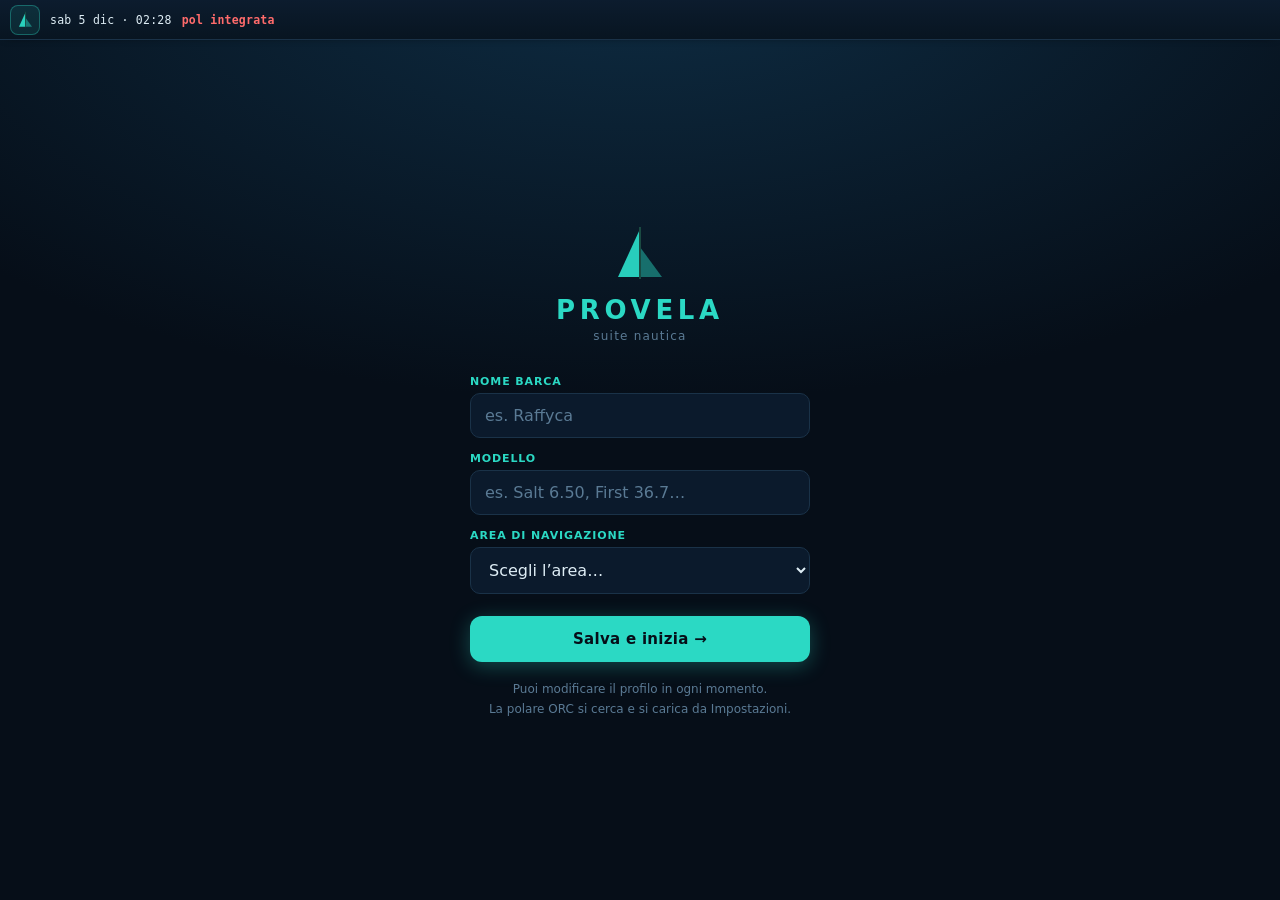
<file: index.html>
<!doctype html>
<html lang="it">
<head>
<meta charset="utf-8">
<meta name="viewport" content="width=device-width,initial-scale=1,viewport-fit=cover,user-scalable=no">
<title>ProVela</title>
<meta name="theme-color" content="#060e18">
<link rel="manifest" href="./manifest.webmanifest">
<link rel="apple-touch-icon" href="./apple-touch-icon.png">
<style>
:root{
  --bg:#060e18;--panel:#0e2036;--panel2:#0b1a2c;--line:#1a3248;
  --ink:#deedf5;--sub:#5a7a94;--dim:#122030;
  --teal:#2BD9C4;--amber:#FFC24B;--coral:#FF6B6B;
  --mono:ui-monospace,"SF Mono","Roboto Mono",Menlo,Consolas,monospace;
  --sans:system-ui,-apple-system,BlinkMacSystemFont,"Segoe UI","Helvetica Neue",sans-serif;
}
*{box-sizing:border-box;-webkit-tap-highlight-color:transparent;margin:0;padding:0;}
html,body{height:100%;overflow:hidden;font-family:var(--sans);}
body{background:var(--bg);color:var(--ink);display:flex;flex-direction:column;}

/* ═══ SCHERMATA ONBOARDING ═══ */
#screen-on{
  flex:1;display:flex;flex-direction:column;align-items:center;justify-content:center;
  padding:28px 24px;gap:0;overflow:auto;
  background:radial-gradient(110% 80% at 50% -10%,#0e2d44 0%,var(--bg) 65%);
}
#screen-on.off{display:none;}
.on-logo{text-align:center;margin-bottom:32px;}
.on-logo .anchor{font-size:52px;line-height:1;}
.on-logo h1{font-size:26px;letter-spacing:.18em;color:var(--teal);margin-top:6px;text-transform:uppercase;}
.on-logo p{font-size:12px;color:var(--sub);letter-spacing:.1em;margin-top:4px;}
.on-form{width:100%;max-width:340px;display:flex;flex-direction:column;gap:14px;}
.on-label{font-size:11px;letter-spacing:.08em;text-transform:uppercase;color:var(--teal);margin-bottom:5px;font-weight:600;}
.on-input{
  width:100%;background:var(--panel2);border:1px solid var(--line);
  border-radius:10px;color:var(--ink);font-family:var(--sans);font-size:16px;
  padding:12px 14px;outline:none;transition:border-color .2s;
}
.on-input:focus{border-color:var(--teal);}
.on-input::placeholder{color:var(--sub);}
.on-btn{
  margin-top:8px;padding:14px;border-radius:12px;border:0;cursor:pointer;
  background:var(--teal);color:#060e18;font-family:var(--sans);font-size:15px;
  font-weight:700;letter-spacing:.02em;box-shadow:0 4px 20px rgba(43,217,196,.3);
  transition:transform .12s,box-shadow .12s;
}
.on-btn:active{transform:scale(.97);box-shadow:0 2px 8px rgba(43,217,196,.2);}
.on-hint{font-size:12px;color:var(--sub);text-align:center;line-height:1.6;margin-top:4px;}

/* ═══ SCHERMATA HUB ═══ */
#screen-hub{flex:1;display:flex;flex-direction:column;overflow:hidden;}
#screen-hub.off{display:none;}

/* header */
.hub-head{
  padding:12px 16px 11px;
  background:linear-gradient(#0d2236,#09192a);
  border-bottom:1px solid var(--line);
  display:flex;align-items:center;justify-content:space-between;gap:10px;
}
.hub-brand{display:flex;align-items:baseline;gap:9px;}
.hub-brand h2{font-size:16px;letter-spacing:.1em;color:var(--teal);text-transform:uppercase;}
.hub-brand span{font-size:10px;letter-spacing:.08em;color:var(--sub);text-transform:uppercase;}
.hub-time{font-size:12px;color:var(--sub);}

/* profilo barca */
.profile-card{
  margin:12px 12px 0;padding:11px 14px;border-radius:12px;
  background:var(--panel);border:1px solid var(--line);
  display:flex;align-items:center;justify-content:space-between;gap:10px;
}
.profile-info{display:flex;flex-direction:column;gap:3px;}
.profile-boat{font-size:15px;color:var(--ink);font-weight:600;}
.profile-zone{font-size:11px;color:var(--sub);}
.profile-edit{
  font-size:12px;color:var(--teal);letter-spacing:.02em;text-transform:uppercase;
  border:1px solid var(--line);border-radius:999px;padding:5px 11px;cursor:pointer;
  background:none;font-family:var(--sans);transition:border-color .15s;
}
.profile-edit:hover{border-color:var(--teal);}

/* griglia tessere */
.tiles-wrap{flex:1;overflow-y:auto;padding:12px;}
.tiles{display:grid;grid-template-columns:1fr 1fr 1fr;gap:10px;}

.tile{
  border-radius:14px;padding:14px 12px;cursor:pointer;position:relative;
  background:var(--panel);border:1px solid var(--line);
  display:flex;flex-direction:column;gap:8px;
  transition:transform .13s,border-color .15s,box-shadow .15s;
  -webkit-user-select:none;user-select:none;
}
.tile:active{transform:scale(.96);}
.tile.ready{border-color:#1a3d36;}
.tile.ready:active{box-shadow:0 0 0 1px var(--teal);}
.tile.almost{border-color:#3a2e10;}
.tile.code{opacity:.72;}

.tile-icon{width:36px;height:36px;display:flex;align-items:center;justify-content:center;}
.tile-icon svg{display:block;}

.tile-name{font-size:13px;font-weight:700;color:var(--ink);line-height:1.2;}
.tile-desc{font-size:11px;color:var(--sub);line-height:1.4;}

.badge{
  display:inline-flex;align-items:center;gap:4px;
  font-size:9px;letter-spacing:.06em;text-transform:uppercase;font-weight:700;
  border-radius:5px;padding:3px 7px;width:fit-content;
}
.badge.ready{background:rgba(43,217,196,.12);color:var(--teal);}
.badge.almost{background:rgba(255,194,75,.12);color:var(--amber);}
.badge.code{background:rgba(90,122,148,.1);color:var(--sub);}
.badge::before{content:"";width:5px;height:5px;border-radius:50%;background:currentColor;}

/* footer firma */
footer{padding:8px 16px;text-align:center;border-top:1px solid var(--line);background:#060e18;}
footer p{font-size:10px;color:var(--sub);letter-spacing:.04em;}
footer b{color:var(--teal);}

/* toast */
.toast{
  position:fixed;bottom:70px;left:50%;transform:translateX(-50%) translateY(20px);
  background:#0e2036;border:1px solid var(--line);border-radius:999px;
  padding:10px 20px;font-size:13px;color:var(--ink);
  opacity:0;transition:opacity .25s,transform .25s;pointer-events:none;white-space:nowrap;
  box-shadow:0 8px 24px -8px rgba(0,0,0,.8);
}
.toast.on{opacity:1;transform:translateX(-50%) translateY(0);}

/* reset link */
.reset-link{font-size:10px;color:var(--sub);text-decoration:underline;cursor:pointer;
  text-align:center;padding:6px;letter-spacing:.06em;}

/* ═══ SCHERMATA TRACCE/WAYPOINT ═══ */
#screen-wp{flex:1;display:flex;flex-direction:column;overflow:hidden;}
#screen-wp.off{display:none;}
.wp-tabs{display:flex;gap:8px;padding:10px 12px 0;}
.wp-tabs button{flex:1;background:var(--panel);border:1px solid var(--line);border-radius:10px;
  color:var(--sub);font-family:var(--sans);font-size:13px;font-weight:600;padding:9px;cursor:pointer;}
.wp-tabs button.on{color:var(--teal);border-color:var(--teal);}
.wp-tabs span{opacity:.7;font-variant-numeric:tabular-nums;}
.wp-body{flex:1;overflow-y:auto;padding:12px;}
.wp-list{display:none;flex-direction:column;gap:8px;}
.wp-list.on{display:flex;}
.wp-actions{display:flex;gap:8px;margin-bottom:4px;}
.wp-btn{flex:1;background:var(--panel);border:1px solid var(--line);border-radius:10px;
  color:var(--ink);font-family:var(--sans);font-size:13px;padding:11px;cursor:pointer;transition:border-color .15s;}
.wp-btn:hover{border-color:var(--teal);}
.wp-btn.primary{background:var(--teal);color:#060e18;border-color:var(--teal);font-weight:700;}
.wp-item{display:flex;align-items:center;gap:10px;padding:11px 12px;border-radius:11px;
  background:var(--panel);border:1px solid var(--line);}
.wp-item.active{border-color:var(--teal);box-shadow:0 0 0 1px var(--teal) inset;}
.wp-ic{width:20px;flex-shrink:0;color:var(--teal);}
.wp-meta{flex:1;min-width:0;}
.wp-nm{font-size:14px;color:var(--ink);font-weight:600;white-space:nowrap;overflow:hidden;text-overflow:ellipsis;}
.wp-sub{font-size:11px;color:var(--sub);margin-top:2px;font-variant-numeric:tabular-nums;}
.wp-act{background:none;border:0;cursor:pointer;font-size:12px;padding:6px 8px;border-radius:7px;
  font-family:var(--sans);color:var(--sub);}
.wp-act.on{color:var(--teal);}
.wp-act.del{color:var(--coral);font-size:16px;line-height:1;}
.wp-empty{text-align:center;color:var(--sub);font-size:12px;padding:26px 16px;line-height:1.6;}
.wp-list.on .wp-empty[hidden]{display:none;}

/* toggle tema */
.theme-btn{
  width:30px;height:30px;border-radius:999px;border:1px solid var(--line);
  background:none;color:var(--sub);font-size:14px;cursor:pointer;line-height:1;
  display:flex;align-items:center;justify-content:center;transition:border-color .15s,color .15s;
}
.theme-btn:hover{border-color:var(--teal);color:var(--teal);}

/* ═══ MODALITÀ SOLE — alto contrasto, sfondo bianco (leggibile sotto il sole) ═══ */
body.sun{
  --bg:#ffffff; --panel:#ffffff; --panel2:#eef3f7; --line:#a7b6c2;
  --ink:#050f19; --sub:#28414f; --dim:#dbe3ea;
  --teal:#05564c;   /* teal profondo: contrasto forte su bianco, resta "teal" */
  --amber:#8a4e00;  /* ambra → bronzo scuro leggibile */
  --coral:#c11f1f;  /* corallo → rosso pieno */
}
/* superfici che nel dark erano hardcoded */
body.sun .hub-head{background:linear-gradient(#ffffff,#eef3f7);}
body.sun #screen-on{background:radial-gradient(110% 80% at 50% -10%,#d9edf5 0%,#ffffff 65%);}
body.sun footer{background:#ffffff;}
body.sun .on-btn,body.sun .wp-btn.primary{color:#ffffff;}
body.sun .on-btn{box-shadow:0 4px 16px rgba(6,118,106,.3);}
body.sun .toast{background:#0e2036;color:#eef3f7;}  /* toast scuro: massimo contrasto sul bianco */
/* bordi stato tessere */
body.sun .tile.ready{border-color:#7fbcb2;}
body.sun .tile.almost{border-color:#d8b26a;}
/* badge: tinte piene invece delle rgba tenui */
body.sun .tile.code{opacity:.92;}
body.sun .badge.ready{background:#d1eee7;color:#044c43;}
body.sun .badge.almost{background:#f5e6c8;color:#8a4d00;}
body.sun .badge.code{background:#e4ebf1;color:#42586a;}
/* rimappa i colori inline degli SVG (loghi + icone tessere) senza toccare il markup */
body.sun [fill="#2BD9C4"]{fill:#05564c;}
body.sun [stroke="#2BD9C4"]{stroke:#05564c;}
body.sun [stroke="#FFC24B"]{stroke:#8a4e00;}
body.sun [fill="#FFC24B"]{fill:#8a4e00;}
body.sun [stroke="#FF6B6B"]{stroke:#c11f1f;}
body.sun [fill="#FF6B6B"]{fill:#c11f1f;}
body.sun [stroke="#5a7a94"]{stroke:#28414f;}
body.sun [fill="#5a7a94"]{fill:#28414f;}
</style>
</head>
<body>
<!-- ===== rf-topbar: barra fissa trasversale ProVela (inietta subito dopo <body>) ===== -->
<style>
.rf-topbar{position:fixed;top:0;left:0;right:0;height:40px;z-index:9000;display:flex;align-items:center;gap:10px;
  padding:0 10px;background:linear-gradient(#0c1c2e,#081521);border-bottom:1px solid #1a3248;
  font-family:ui-monospace,"SF Mono","Roboto Mono",Menlo,Consolas,monospace;color:#5a7a94;font-size:11.5px;
  letter-spacing:.02em;-webkit-user-select:none;user-select:none;box-shadow:0 2px 10px -6px rgba(0,0,0,.8);}
.rf-topbar a.rf-home{display:flex;align-items:center;justify-content:center;width:30px;height:30px;flex:none;
  border-radius:8px;background:rgba(43,217,196,.1);border:1px solid rgba(43,217,196,.35);text-decoration:none;}
.rf-topbar a.rf-home:active{transform:scale(.92);}
.rf-topbar .rf-dt{color:#deedf5;white-space:nowrap;}
.rf-topbar .rf-sun{display:none;}
.rf-topbar .rf-sun b{color:#FFC24B;font-weight:600;}
.rf-topbar .rf-pol{white-space:nowrap;overflow:hidden;text-overflow:ellipsis;max-width:46%;color:#5a7a94;}
.rf-topbar .rf-pol b{color:#2BD9C4;font-weight:600;}
.rf-topbar .rf-pol .mod{color:#cfe2ee;}
.rf-topbar .rf-pol .pol{color:#FFC24B;font-weight:600;}
.rf-topbar .rf-pol .pol.warn{color:#FF6B6B;}
.rf-topbar .rf-spacer{flex:1;}
.rf-topbar .rf-status{white-space:nowrap;overflow:hidden;text-overflow:ellipsis;max-width:44%;}
.rf-topbar .rf-status.wp b{color:#2BD9C4;font-weight:600;}
.rf-topbar .rf-status.rec{color:#FF6B6B;font-weight:600;}
.rf-topbar .rf-status .dot{display:inline-block;width:8px;height:8px;border-radius:50%;background:#FF6B6B;
  margin-right:5px;vertical-align:middle;animation:rfblink 1s steps(2,start) infinite;}
@keyframes rfblink{50%{opacity:.25}}
body{padding-top:40px!important;}
@media (max-width:360px){.rf-topbar .rf-sun{display:none;}}
@media (max-width:480px){.rf-topbar .rf-pol .mod{display:none;}}
</style>
<div class="rf-topbar" role="banner">
  <a class="rf-home" href="#" onclick="if(window.showHub){showHub()}return false;" aria-label="Menu ProVela" title="Menu ProVela">
    <svg viewBox="0 0 64 64" width="19" height="19" aria-hidden="true"><path d="M32 8 L32 56 L10 56 Z" fill="#2BD9C4" opacity=".95"/><path d="M32 26 L54 56 L32 56 Z" fill="#2BD9C4" opacity=".45"/><line x1="32" y1="6" x2="32" y2="58" stroke="#1a4a42" stroke-width="3"/></svg>
  </a>
  <span class="rf-dt" id="rfDt">—</span>
  <span class="rf-sun" id="rfSun"></span>
  <span class="rf-pol" id="rfPol" title=""></span>
  <span class="rf-spacer"></span>
  <span class="rf-status" id="rfStatus"></span>
</div>
<script>
(function(){
  var D=["dom","lun","mar","mer","gio","ven","sab"], MO=["gen","feb","mar","apr","mag","giu","lug","ago","set","ott","nov","dic"];
  var DEFAULT=[45.65,13.77]; // Golfo di Trieste — default Alto Adriatico
  function coords(){try{var p=JSON.parse(localStorage.getItem("raffyca-pos")||"null");if(p&&isFinite(p.lat)&&isFinite(p.lon))return[p.lat,p.lon];}catch(e){}return DEFAULT;}
  // alba/tramonto — equazione del sole (nessuna rete, ~1 min di precisione)
  function sunTimes(date,lat,lon){
    var rad=Math.PI/180, deg=180/Math.PI, J2000=2451545;
    var dayMs=Date.UTC(date.getFullYear(),date.getMonth(),date.getDate());
    var n=Math.round(dayMs/86400000 - 0.5 + 2440588 - J2000 + 0.0008);
    var Jstar=n - lon/360;
    var M=(357.5291 + 0.98560028*Jstar)%360;
    var C=1.9148*Math.sin(M*rad)+0.02*Math.sin(2*M*rad)+0.0003*Math.sin(3*M*rad);
    var lam=(M+C+180+102.9372)%360;
    var Jtr=J2000 + Jstar + 0.0053*Math.sin(M*rad) - 0.0069*Math.sin(2*lam*rad);
    var dec=Math.asin(Math.sin(lam*rad)*Math.sin(23.44*rad));
    var co=(Math.sin(-0.833*rad)-Math.sin(lat*rad)*Math.sin(dec))/(Math.cos(lat*rad)*Math.cos(dec));
    if(co>1)return{rise:null,set:null}; if(co<-1)return{rise:null,set:null};
    var w=Math.acos(co)*deg;
    var toDate=function(J){return new Date((J-2440588+0.5)*86400000);};
    return{rise:toDate(Jtr-w/360),set:toDate(Jtr+w/360)};
  }
  function hhmm(d){return d?d.toLocaleTimeString("it",{hour:"2-digit",minute:"2-digit"}):"—";}
  var elDt=document.getElementById("rfDt"), elSun=document.getElementById("rfSun"), elSt=document.getElementById("rfStatus");
  var elPol=document.getElementById("rfPol");
  function esc(x){return String(x).replace(/[&<>"]/g,function(c){return {'&':'&amp;','<':'&lt;','>':'&gt;','"':'&quot;'}[c];});}
  function polarLabel(){
    var p=null;try{p=JSON.parse(localStorage.getItem("raffyca-polar")||"null");}catch(e){}
    if(!p||!p.twa||!p.data||!p.twa.length)return{txt:"integrata",cls:"warn"};
    var m=p.meta||{};
    if(m.source==="generica"||m.generic)return{txt:(m.boat||"generica"),cls:"warn"};
    if(m.boat)return{txt:m.boat,cls:""};
    if(m.source==="csv")return{txt:"CSV",cls:""};
    return{txt:(m.source||"attiva"),cls:""};
  }
  function tickPolar(){
    if(!elPol)return;
    var pr=null;try{pr=JSON.parse(localStorage.getItem("raffyca-profile")||"null");}catch(e){}
    var boat=(pr&&pr.boat)||"",model=(pr&&pr.model)||"";
    var L=polarLabel();
    var h="";
    if(boat)h+='<b>'+esc(boat)+'</b>';
    if(model)h+=(h?" · ":"")+'<span class="mod">'+esc(model)+'</span>';
    h+=(h?" · ":"")+'<span class="pol '+L.cls+'">pol '+esc(L.txt)+'</span>';
    elPol.innerHTML=h;
    elPol.title=[boat,model,"polare: "+L.txt].filter(Boolean).join(" · ");
  }
  var sunDay="";
  function tickClock(){
    var now=new Date();
    elDt.textContent=D[now.getDay()]+" "+now.getDate()+" "+MO[now.getMonth()]+" · "+now.toLocaleTimeString("it",{hour:"2-digit",minute:"2-digit"});
    var key=now.toDateString();
    if(key!==sunDay){sunDay=key;var c=coords();var s=sunTimes(now,c[0],c[1]);elSun.innerHTML="&#9728; <b>"+hhmm(s.rise)+"</b> &nbsp;&#9790; <b>"+hhmm(s.set)+"</b>";}
  }
  function tickStatus(){
    var rec=null,id="";
    try{rec=JSON.parse(localStorage.getItem("raffyca-rec")||"null");}catch(e){}
    if(rec&&rec.on){elSt.className="rf-status rec";elSt.innerHTML='<span class="dot"></span>REC GPX'+(rec.pts?" · "+rec.pts+" pt":"");return;}
    try{id=localStorage.getItem("raffyca-active-wp")||"";}catch(e){}
    if(id){var w=null;try{w=(JSON.parse(localStorage.getItem("raffyca-waypoints")||"[]")).find(function(x){return x.id===id;});}catch(e){}
      if(w){elSt.className="rf-status wp";elSt.innerHTML="&#9873; WP: <b>"+w.name+"</b>";return;}}
    elSt.className="rf-status";elSt.textContent="";
  }
  tickClock();tickStatus();tickPolar();
  setInterval(tickClock,20000);
  setInterval(tickStatus,3000);
  setInterval(tickPolar,5000);
  window.addEventListener("storage",tickStatus);window.addEventListener("storage",tickPolar);
  document.addEventListener("visibilitychange",function(){if(!document.hidden){tickClock();tickStatus();tickPolar();}});
})();
</script>
<!-- ===== /rf-topbar ===== -->


<!-- ═══ ONBOARDING ═══ -->
<div id="screen-on">
  <div class="on-logo">
    <svg width="64" height="64" viewBox="0 0 64 64" fill="none" style="display:block;margin:0 auto 10px">
      <path d="M32 8 L32 56 L10 56 Z" fill="#2BD9C4" opacity=".95"/>
      <path d="M32 26 L54 56 L32 56 Z" fill="#2BD9C4" opacity=".45"/>
      <line x1="32" y1="6" x2="32" y2="58" stroke="#1a4a42" stroke-width="2"/>
    </svg>
    <h1>ProVela</h1>
    <p>suite nautica</p>
  </div>
  <div class="on-form">
    <div>
      <div class="on-label">Nome barca</div>
      <input id="inBoat" class="on-input" type="text" placeholder="es. Raffyca" autocomplete="off">
    </div>
    <div>
      <div class="on-label">Modello</div>
      <input id="inModel" class="on-input" type="search" placeholder="es. Salt 6.50, First 36.7…" autocomplete="off">
    </div>
    <div>
      <div class="on-label">Area di navigazione</div>
      <select id="inZone" class="on-input">
        <option value="" disabled selected hidden>Scegli l’area…</option>
        <option>Alto Adriatico</option>
        <option>Medio Adriatico</option>
        <option>Basso Adriatico</option>
        <option>Mar Ionio</option>
        <option>Basso Tirreno</option>
        <option>Alto Tirreno</option>
        <option>Mar Ligure</option>
        <option>Sardegna</option>
        <option>Sicilia</option>
      </select>
    </div>
    <button class="on-btn" id="btnSave">Salva e inizia →</button>
    <p class="on-hint">Puoi modificare il profilo in ogni momento.<br>La polare ORC si cerca e si carica da Impostazioni.</p>
  </div>
</div>

<!-- ═══ HUB ═══ -->
<div id="screen-hub" class="off">
  <div class="hub-head">
    <div class="hub-brand">
      <h2>ProVela</h2>
      <span>suite nautica</span>
    </div>
    <div style="display:flex;align-items:center;gap:11px;">
      <button class="theme-btn" id="btnTheme" title="Modalità Sole (alto contrasto)" aria-label="Cambia tema">☀</button>
      <span class="hub-time" id="hubTime"></span>
    </div>
  </div>

  <div class="profile-card">
    <div class="profile-info">
      <div class="profile-boat" id="profBoat">Raffyca</div>
      <div class="profile-zone" id="profZone">Salt 6.50 · 📍 Alto Adriatico</div>
    </div>
    <button class="profile-edit" id="btnEdit">modifica</button>
  </div>

  <div class="tiles-wrap">
    <div class="tiles">

      <!-- 1. Meteo -->
      <div class="tile ready" data-href="meteo/" data-name="Il Nastro del Vento">
        <div class="tile-icon">
          <svg width="36" height="36" viewBox="0 0 40 40" fill="none">
            <path d="M6 16 Q14 10 22 16 Q30 22 38 16" stroke="#2BD9C4" stroke-width="2" stroke-linecap="round"/>
            <path d="M6 22 Q14 16 22 22 Q30 28 38 22" stroke="#2BD9C4" stroke-width="2" stroke-linecap="round" opacity=".6"/>
            <path d="M6 28 Q14 22 22 28 Q30 34 38 28" stroke="#2BD9C4" stroke-width="2" stroke-linecap="round" opacity=".3"/>
          </svg>
        </div>
        <div class="tile-name">Meteo</div>
        <div class="tile-desc">Tattico multi-modello</div>
        <span class="badge ready">Pronto</span>
      </div>

      <!-- 2. Routing / Traversata -->
      <div class="tile ready" data-href="routing/raffyca-traversata-map.html" data-name="Traversata">
        <div class="tile-icon">
          <svg width="36" height="36" viewBox="0 0 40 40" fill="none">
            <circle cx="8" cy="32" r="4" stroke="#FFC24B" stroke-width="2"/>
            <circle cx="32" cy="8" r="4" stroke="#FFC24B" stroke-width="2"/>
            <path d="M12 29 Q20 6 28 11" stroke="#FFC24B" stroke-width="2" stroke-linecap="round" stroke-dasharray="3 3"/>
            <polyline points="25,8 32,8 32,15" stroke="#FFC24B" stroke-width="2" stroke-linecap="round"/>
          </svg>
        </div>
        <div class="tile-name">Traversata</div>
        <div class="tile-desc">Routing A→B · isocrone</div>
        <span class="badge ready">Pronto</span>
      </div>

      <!-- 3. Naviga XTE -->
      <div class="tile ready" data-href="xte/" data-name="Naviga XTE">
        <div class="tile-icon">
          <svg width="36" height="36" viewBox="0 0 40 40" fill="none">
            <line x1="20" y1="4" x2="20" y2="36" stroke="#2BD9C4" stroke-width="2" opacity=".4"/>
            <line x1="10" y1="4" x2="10" y2="36" stroke="#2BD9C4" stroke-width="1" stroke-dasharray="3 3" opacity=".25"/>
            <line x1="30" y1="4" x2="30" y2="36" stroke="#2BD9C4" stroke-width="1" stroke-dasharray="3 3" opacity=".25"/>
            <polygon points="26,20 14,15 14,25" fill="#2BD9C4"/>
          </svg>
        </div>
        <div class="tile-name">Naviga XTE</div>
        <div class="tile-desc">Canale stretto</div>
        <span class="badge ready">Pronto</span>
      </div>

      <!-- 4. Performance -->
      <div class="tile ready" data-href="performance/" data-name="Performance">
        <div class="tile-icon">
          <svg width="36" height="36" viewBox="0 0 40 40" fill="none">
            <polyline points="6,32 14,18 22,24 32,10" stroke="#5a7a94" stroke-width="2" stroke-linecap="round" stroke-linejoin="round"/>
            <circle cx="32" cy="10" r="3" fill="#5a7a94"/>
            <path d="M32 10 L38 4" stroke="#2BD9C4" stroke-width="1.5" stroke-linecap="round"/>
            <path d="M34 4 L38 4 L38 8" stroke="#2BD9C4" stroke-width="1.5" stroke-linecap="round"/>
          </svg>
        </div>
        <div class="tile-name">Performance</div>
        <div class="tile-desc">Velocità vs polare</div>
        <span class="badge ready">Pronto</span>
      </div>

      <!-- 5. Cruscotto -->
      <div class="tile ready" data-href="cruscotto/" data-name="Cruscotto">
        <div class="tile-icon">
          <svg width="36" height="36" viewBox="0 0 40 40" fill="none">
            <circle cx="20" cy="22" r="14" stroke="#5a7a94" stroke-width="2"/>
            <path d="M9 29 A14 14 0 0 1 31 29" stroke="#1a3248" stroke-width="3" stroke-linecap="round"/>
            <path d="M9 29 A14 14 0 0 1 24 10" stroke="#2BD9C4" stroke-width="3" stroke-linecap="round" opacity=".7"/>
            <line x1="20" y1="22" x2="25" y2="12" stroke="#FFC24B" stroke-width="2" stroke-linecap="round"/>
            <circle cx="20" cy="22" r="2.5" fill="#5a7a94"/>
          </svg>
        </div>
        <div class="tile-name">Cruscotto</div>
        <div class="tile-desc">Strumenti di bordo</div>
        <span class="badge ready">Pronto</span>
      </div>

      <!-- 6. Partenza regata -->
      <div class="tile ready" data-href="partenza/" data-name="Partenza Regata">
        <div class="tile-icon">
          <svg width="36" height="36" viewBox="0 0 40 40" fill="none">
            <rect x="4" y="6" width="14" height="10" rx="2" stroke="#5a7a94" stroke-width="2" fill="rgba(90,122,148,.12)"/>
            <rect x="22" y="6" width="14" height="10" rx="2" stroke="#5a7a94" stroke-width="2" fill="rgba(90,122,148,.06)"/>
            <line x1="4" y1="20" x2="36" y2="20" stroke="#5a7a94" stroke-width="2" stroke-dasharray="2 2"/>
            <polygon points="20,30 12,38 28,38" stroke="#5a7a94" stroke-width="1.5" fill="none"/>
            <line x1="16" y1="28" x2="16" y2="22" stroke="#5a7a94" stroke-width="1.5" stroke-linecap="round"/>
          </svg>
        </div>
        <div class="tile-name">Regata</div>
        <div class="tile-desc">Timer e tattica partenza</div>
        <span class="badge ready">Pronto</span>
      </div>

      <!-- 7. Comunica posizione -->
      <div class="tile ready" data-href="posizione/" data-name="Posizione Live">
        <div class="tile-icon">
          <svg width="36" height="36" viewBox="0 0 40 40" fill="none">
            <circle cx="20" cy="20" r="5" fill="#2BD9C4"/>
            <circle cx="20" cy="20" r="10" stroke="#5a7a94" stroke-width="1.5" stroke-dasharray="4 4" opacity=".6"/>
            <circle cx="20" cy="20" r="16" stroke="#5a7a94" stroke-width="1" stroke-dasharray="3 5" opacity=".3"/>
          </svg>
        </div>
        <div class="tile-name">Posizione Live</div>
        <div class="tile-desc">Broadcast a Famiglia</div>
        <span class="badge ready">Pronto</span>
      </div>

      <!-- Ancoraggio -->
      <div class="tile ready" data-href="anchor/" data-name="Ancoraggio">
        <div class="tile-icon">
          <svg width="36" height="36" viewBox="0 0 40 40" fill="none">
            <circle cx="20" cy="8" r="3.4" stroke="#2BD9C4" stroke-width="2"/>
            <line x1="20" y1="11.4" x2="20" y2="33" stroke="#2BD9C4" stroke-width="2" stroke-linecap="round"/>
            <line x1="13" y1="16" x2="27" y2="16" stroke="#2BD9C4" stroke-width="2" stroke-linecap="round"/>
            <path d="M8 24 A12 12 0 0 0 32 24" stroke="#FFC24B" stroke-width="2" stroke-linecap="round" fill="none"/>
            <path d="M8 24 l-2.5 1.5 M8 24 l1 3" stroke="#FFC24B" stroke-width="2" stroke-linecap="round"/>
            <path d="M32 24 l2.5 1.5 M32 24 l-1 3" stroke="#FFC24B" stroke-width="2" stroke-linecap="round"/>
          </svg>
        </div>
        <div class="tile-name">Ancoraggio</div>
        <div class="tile-desc">Veglia d'ancora · arare</div>
        <span class="badge ready">Pronto</span>
      </div>

      <!-- 8. Tracce e Waypoint -->
      <div class="tile" data-href="carta/" data-name="Carta Nautica">
        <div class="tile-icon">
          <svg width="36" height="36" viewBox="0 0 40 40" fill="none">
            <path d="M7 30 Q14 12 21 20 Q27 27 33 12" stroke="#2BD9C4" stroke-width="2" stroke-linecap="round" stroke-linejoin="round" fill="none"/>
            <circle cx="7" cy="30" r="2.6" fill="#2BD9C4"/>
            <path d="M31 7 c-3.3 0-6 2.6-6 5.9 0 4.2 6 9.1 6 9.1s6-4.9 6-9.1C37 9.6 34.3 7 31 7z" stroke="#FFC24B" stroke-width="2" fill="none"/>
            <circle cx="31" cy="13" r="1.9" fill="#FFC24B"/>
          </svg>
        </div>
        <div class="tile-name">Carta Nautica</div>
        <div class="tile-desc">Waypoint e tracce su carta</div>
        <span class="badge ready" id="wpBadge">0 · 0</span>
      </div>

      <!-- Info -->
      <div class="tile" data-href="info.html" data-name="Info">
        <div class="tile-icon"><svg width="36" height="36" viewBox="0 0 40 40" fill="none"><circle cx="20" cy="20" r="15" stroke="#2BD9C4" stroke-width="1.6"/><circle cx="20" cy="14" r="1.6" fill="#2BD9C4"/><rect x="18.6" y="18" width="2.8" height="10" rx="1.4" fill="#2BD9C4"/></svg></div>
        <div class="tile-name">Info</div>
        <div class="tile-desc">Cos'è e come funziona</div>
        <span class="badge ready">Guida</span>
      </div>

      <!-- 9. Impostazioni (sempre ultima) -->
      <div class="tile" data-href="impostazioni/" data-name="Impostazioni">
        <div class="tile-icon">
          <svg width="36" height="36" viewBox="0 0 40 40" fill="none">
            <circle cx="20" cy="20" r="5.5" stroke="#2BD9C4" stroke-width="2"/>
            <path d="M20 5v4M20 31v4M5 20h4M31 20h4M9.4 9.4l2.8 2.8M27.8 27.8l2.8 2.8M30.6 9.4l-2.8 2.8M12.2 27.8l-2.8 2.8" stroke="#2BD9C4" stroke-width="2" stroke-linecap="round" opacity=".85"/>
          </svg>
        </div>
        <div class="tile-name">Impostazioni</div>
        <div class="tile-desc">Unità, tema, sorgente dati</div>
        <span class="badge code">Sistema</span>
      </div>

    </div>
  </div>

  <footer>
    <p>Svilup<b>PPA</b>ta da Sergio Moro</p>
  </footer>
</div>

<!-- ═══ TRACCE E WAYPOINT ═══ -->
<div id="screen-wp" class="off">
  <div class="hub-head">
    <div class="hub-brand">
      <h2>Tracce e Waypoint</h2>
    </div>
    <button class="profile-edit" id="btnWpBack">‹ Hub</button>
  </div>

  <div class="wp-tabs">
    <button data-t="wpt" class="on">Waypoint <span id="cntWpt">0</span></button>
    <button data-t="trk">Tracce <span id="cntTrk">0</span></button>
  </div>

  <div class="wp-body">
    <!-- WAYPOINT -->
    <div class="wp-list on" id="list-wpt">
      <div class="wp-actions">
        <button class="wp-btn primary" id="btnNewWpt">+ Nuovo waypoint</button>
        <button class="wp-btn" id="btnImpWpt">Importa GPX</button>
      </div>
      <div id="wptItems"></div>
      <div class="wp-empty" id="wptEmpty">Nessun waypoint. Creane uno o registralo dal Cruscotto.</div>
    </div>
    <!-- TRACCE -->
    <div class="wp-list" id="list-trk">
      <div class="wp-actions">
        <button class="wp-btn" id="btnImpTrk">Importa GPX</button>
      </div>
      <div id="trkItems"></div>
      <div class="wp-empty" id="trkEmpty">Nessuna traccia. Registrale dal Cruscotto (◉ Traccia).</div>
    </div>
  </div>
</div>

<input type="file" id="fileGpx" accept=".gpx,application/gpx+xml" hidden>

<div class="toast" id="toast"></div>

<script>
"use strict";
var $=function(id){return document.getElementById(id);};

/* ── time ── */
function tick(){
  var now=new Date();
  $('hubTime').textContent=now.toLocaleTimeString('it',{hour:'2-digit',minute:'2-digit'});
}tick();setInterval(tick,10000);

/* ── profilo ── */
var PROF={boat:'',model:'',zone:''};
function loadProfile(){
  try{var p=JSON.parse(localStorage.getItem('raffyca-profile')||'{}');
    if(p.boat&&p.zone){PROF={boat:p.boat,model:p.model||'',zone:p.zone};return true;}}catch(e){}
  return false;
}
function saveProfile(){localStorage.setItem('raffyca-profile',JSON.stringify(PROF));}

function showHub(){
  $('screen-on').classList.add('off');
  $('screen-wp').classList.add('off');
  $('screen-hub').classList.remove('off');
  $('profBoat').textContent=PROF.boat;
  $('profZone').textContent=(PROF.model?PROF.model+' · ':'')+'📍 '+PROF.zone;
}
function showOnboarding(){
  $('screen-hub').classList.add('off');
  $('screen-on').classList.remove('off');
  $('inBoat').value=PROF.boat||'';
  $('inModel').value=PROF.model||'';
  $('inZone').value=PROF.zone||'';
}

$('btnSave').addEventListener('click',function(){
  var b=($('inBoat').value||'').trim(), m=($('inModel').value||'').trim(), z=($('inZone').value||'').trim();
  if(!b){$('inBoat').focus();toast('Inserisci il nome barca');return;}
  if(!m){$('inModel').focus();toast('Inserisci il modello');return;}
  if(!z){$('inZone').focus();toast('Inserisci l\u2019area');return;}
  PROF={boat:b,model:m,zone:z};saveProfile();
  var hasPolar=false;try{hasPolar=!!localStorage.getItem('raffyca-polar');}catch(e){}
  if(!hasPolar){location.href='impostazioni/index.html?polar=1';return;}
  showHub();
});
$('btnEdit').addEventListener('click',showOnboarding);

/* ── tile click ── */
document.querySelectorAll('.tile[data-view]').forEach(function(t){
  t.addEventListener('click',function(){openWp();});
});
document.querySelectorAll('.tile[data-name]').forEach(function(t){
  t.addEventListener('click',function(){
    if(t.dataset.href){location.href=t.dataset.href;return;}
    var n=t.dataset.name;
    var code=t.classList.contains('code');
    toast(code?n+' · in sviluppo…':'Apertura '+n+'…');
  });
});

/* ══════ ARCHIVIO TRACCE E WAYPOINT (condiviso via localStorage) ══════ */
function lsGet(k){try{return JSON.parse(localStorage.getItem(k)||'[]');}catch(e){return [];}}
function lsSet(k,v){localStorage.setItem(k,JSON.stringify(v));}
function activeWp(){try{return localStorage.getItem('raffyca-active-wp')||'';}catch(e){return '';}}
function setActiveWp(id){localStorage.setItem('raffyca-active-wp',id||'');renderWp();}

var fmtCoord=function(lat,lon){
  var f=function(v,pos,neg){var h=v>=0?pos:neg;v=Math.abs(v);var d=Math.floor(v);
    var m=((v-d)*60).toFixed(1);return d+'° '+m+'\u2032 '+h;};
  return f(lat,'N','S')+'  '+f(lon,'E','W');
};
function haversine(a,b){var R=6371000,toR=Math.PI/180;
  var dLa=(b[0]-a[0])*toR,dLo=(b[1]-a[1])*toR;
  var s=Math.sin(dLa/2)*Math.sin(dLa/2)+Math.cos(a[0]*toR)*Math.cos(b[0]*toR)*Math.sin(dLo/2)*Math.sin(dLo/2);
  return 2*R*Math.asin(Math.sqrt(s));}

function openWp(){$('screen-hub').classList.add('off');$('screen-wp').classList.remove('off');renderWp();}
$('btnWpBack').addEventListener('click',showHub);

/* tab */
document.querySelectorAll('.wp-tabs button').forEach(function(b){
  b.addEventListener('click',function(){
    document.querySelectorAll('.wp-tabs button').forEach(function(x){x.classList.toggle('on',x===b);});
    $('list-wpt').classList.toggle('on',b.dataset.t==='wpt');
    $('list-trk').classList.toggle('on',b.dataset.t==='trk');
  });
});

function renderWp(){
  var wpts=lsGet('raffyca-waypoints'), trks=lsGet('raffyca-tracks'), act=activeWp();
  $('cntWpt').textContent=wpts.length; $('cntTrk').textContent=trks.length;
  var badge=$('wpBadge'); if(badge)badge.textContent=wpts.length+' · '+trks.length;

  /* waypoint */
  var wc=$('wptItems'); wc.innerHTML='';
  $('wptEmpty').hidden=wpts.length>0;
  wpts.forEach(function(w){
    var el=document.createElement('div');
    el.className='wp-item'+(w.id===act?' active':'');
    el.innerHTML='<span class="wp-ic">◈</span>'+
      '<div class="wp-meta"><div class="wp-nm"></div><div class="wp-sub"></div></div>'+
      '<button class="wp-act on2">'+(w.id===act?'attivo':'attiva')+'</button>'+
      '<button class="wp-act del">×</button>';
    el.querySelector('.wp-nm').textContent=w.name;
    el.querySelector('.wp-sub').textContent=fmtCoord(w.lat,w.lon);
    var aBtn=el.querySelector('.wp-act.on2'); if(w.id===act)aBtn.classList.add('on');
    aBtn.addEventListener('click',function(){setActiveWp(w.id===act?'':w.id);
      toast(w.id===act?'Waypoint disattivato':'Attivo: '+w.name);});
    el.querySelector('.wp-act.del').addEventListener('click',function(){
      if(!confirm('Eliminare "'+w.name+'"?'))return;
      lsSet('raffyca-waypoints',wpts.filter(function(x){return x.id!==w.id;}));
      if(w.id===act)localStorage.setItem('raffyca-active-wp','');renderWp();});
    wc.appendChild(el);
  });

  /* tracce */
  var tc=$('trkItems'); tc.innerHTML='';
  $('trkEmpty').hidden=trks.length>0;
  trks.forEach(function(t){
    var km=(t.dist/1000), dist=km>=1?km.toFixed(1)+' km':Math.round(t.dist)+' m';
    var mins=Math.round((t.dur||0)/60000);
    var el=document.createElement('div');
    el.className='wp-item';
    el.innerHTML='<span class="wp-ic" style="color:var(--amber)">〜</span>'+
      '<div class="wp-meta"><div class="wp-nm"></div><div class="wp-sub"></div></div>'+
      '<button class="wp-act">GPX</button>'+
      '<button class="wp-act del">×</button>';
    el.querySelector('.wp-nm').textContent=t.name;
    el.querySelector('.wp-sub').textContent=(t.pts?t.pts.length:0)+' punti · '+dist+' · '+mins+' min';
    el.querySelector('.wp-act:not(.del)').addEventListener('click',function(){exportGpx(t);});
    el.querySelector('.wp-act.del').addEventListener('click',function(){
      if(!confirm('Eliminare "'+t.name+'"?'))return;
      lsSet('raffyca-tracks',trks.filter(function(x){return x.id!==t.id;}));renderWp();});
    tc.appendChild(el);
  });
}

/* nuovo waypoint manuale */
$('btnNewWpt').addEventListener('click',function(){
  var name=prompt('Nome waypoint:','WP '+(lsGet('raffyca-waypoints').length+1)); if(!name)return;
  var lat=parseFloat((prompt('Latitudine (gradi decimali, es. 45.6480):','45.6480')||'').replace(',','.'));
  if(isNaN(lat)){toast('Latitudine non valida');return;}
  var lon=parseFloat((prompt('Longitudine (gradi decimali, es. 13.7560):','13.7560')||'').replace(',','.'));
  if(isNaN(lon)){toast('Longitudine non valida');return;}
  var w=lsGet('raffyca-waypoints'); w.push({id:'w'+Date.now(),name:name.trim(),lat:lat,lon:lon,ts:Date.now()});
  lsSet('raffyca-waypoints',w);renderWp();toast('Waypoint salvato');
});

/* export GPX di una traccia */
function exportGpx(t){
  var pts=(t.pts||[]).map(function(p){
    return '  <trkpt lat="'+p[0].toFixed(6)+'" lon="'+p[1].toFixed(6)+'">'+
      (p[2]?'<time>'+new Date(p[2]).toISOString()+'</time>':'')+'</trkpt>';}).join('\n');
  var gpx='<?xml version="1.0" encoding="UTF-8"?>\n'+
    '<gpx version="1.1" creator="ProVela" xmlns="http://www.topografix.com/GPX/1/1">\n'+
    '<trk><name>'+t.name+'</name><trkseg>\n'+pts+'\n</trkseg></trk>\n</gpx>';
  var url=URL.createObjectURL(new Blob([gpx],{type:'application/gpx+xml'}));
  var a=document.createElement('a');a.href=url;a.download=t.name.replace(/[^\w\-]+/g,'_')+'.gpx';
  document.body.appendChild(a);a.click();a.remove();URL.revokeObjectURL(url);
}

/* import GPX (waypoint + tracce) */
var impMode='wpt';
$('btnImpWpt').addEventListener('click',function(){impMode='wpt';$('fileGpx').click();});
$('btnImpTrk').addEventListener('click',function(){impMode='trk';$('fileGpx').click();});
$('fileGpx').addEventListener('change',function(e){
  var f=e.target.files[0]; if(!f)return;
  var r=new FileReader();
  r.onload=function(){importGpx(r.result);e.target.value='';};
  r.readAsText(f);
});
function importGpx(txt){
  var doc; try{doc=new DOMParser().parseFromString(txt,'application/xml');}catch(err){toast('GPX non valido');return;}
  if(doc.querySelector('parsererror')){toast('GPX non valido');return;}
  var addedW=0, addedT=0;
  var wpts=lsGet('raffyca-waypoints');
  doc.querySelectorAll('wpt').forEach(function(n){
    var lat=parseFloat(n.getAttribute('lat')), lon=parseFloat(n.getAttribute('lon'));
    if(isNaN(lat)||isNaN(lon))return;
    var nm=(n.querySelector('name')&&n.querySelector('name').textContent)||('WP '+(wpts.length+1));
    wpts.push({id:'w'+Date.now()+'_'+addedW,name:nm,lat:lat,lon:lon,ts:Date.now()});addedW++;
  });
  if(addedW)lsSet('raffyca-waypoints',wpts);
  var trks=lsGet('raffyca-tracks');
  doc.querySelectorAll('trk').forEach(function(tk){
    var pts=[]; tk.querySelectorAll('trkpt').forEach(function(p){
      var la=parseFloat(p.getAttribute('lat')),lo=parseFloat(p.getAttribute('lon'));
      var tm=p.querySelector('time'); pts.push([la,lo,tm?Date.parse(tm.textContent):0]);});
    if(!pts.length)return;
    var dist=0; for(var i=1;i<pts.length;i++)dist+=haversine(pts[i-1],pts[i]);
    var dur=(pts[pts.length-1][2]&&pts[0][2])?pts[pts.length-1][2]-pts[0][2]:0;
    var nm=(tk.querySelector('name')&&tk.querySelector('name').textContent)||('Traccia '+(trks.length+1));
    trks.push({id:'t'+Date.now()+'_'+addedT,name:nm,ts:Date.now(),dist:dist,dur:dur,pts:pts});addedT++;
  });
  if(addedT)lsSet('raffyca-tracks',trks);
  renderWp();
  toast(addedW+addedT?('Importati: '+addedW+' wp, '+addedT+' tracce'):'Nessun dato nel GPX');
}

/* ── toast ── */
var toastTimer;
function toast(msg){
  var el=$('toast');el.textContent=msg;el.classList.add('on');
  clearTimeout(toastTimer);toastTimer=setTimeout(function(){el.classList.remove('on');},2200);
}

/* ── tema (dark / sun) ── */
function applyTheme(t){
  var sun=(t==='sun');
  document.body.classList.toggle('sun',sun);
  $('btnTheme').textContent=sun?'☾':'☀';
  $('btnTheme').title=sun?'Modalità Notte':'Modalità Sole (alto contrasto)';
}
function loadTheme(){try{return localStorage.getItem('raffyca-theme')||'dark';}catch(e){return 'dark';}}
$('btnTheme').addEventListener('click',function(){
  var next=document.body.classList.contains('sun')?'dark':'sun';
  try{localStorage.setItem('raffyca-theme',next);}catch(e){}
  applyTheme(next);
});
applyTheme(loadTheme());

/* ── avvio ── */
renderWp();
if(loadProfile())showHub();else showOnboarding();
</script>
<script>if('serviceWorker' in navigator){window.addEventListener('load',function(){navigator.serviceWorker.register('./sw.js').catch(function(){});});}</script>
</body>
</html>
</file>
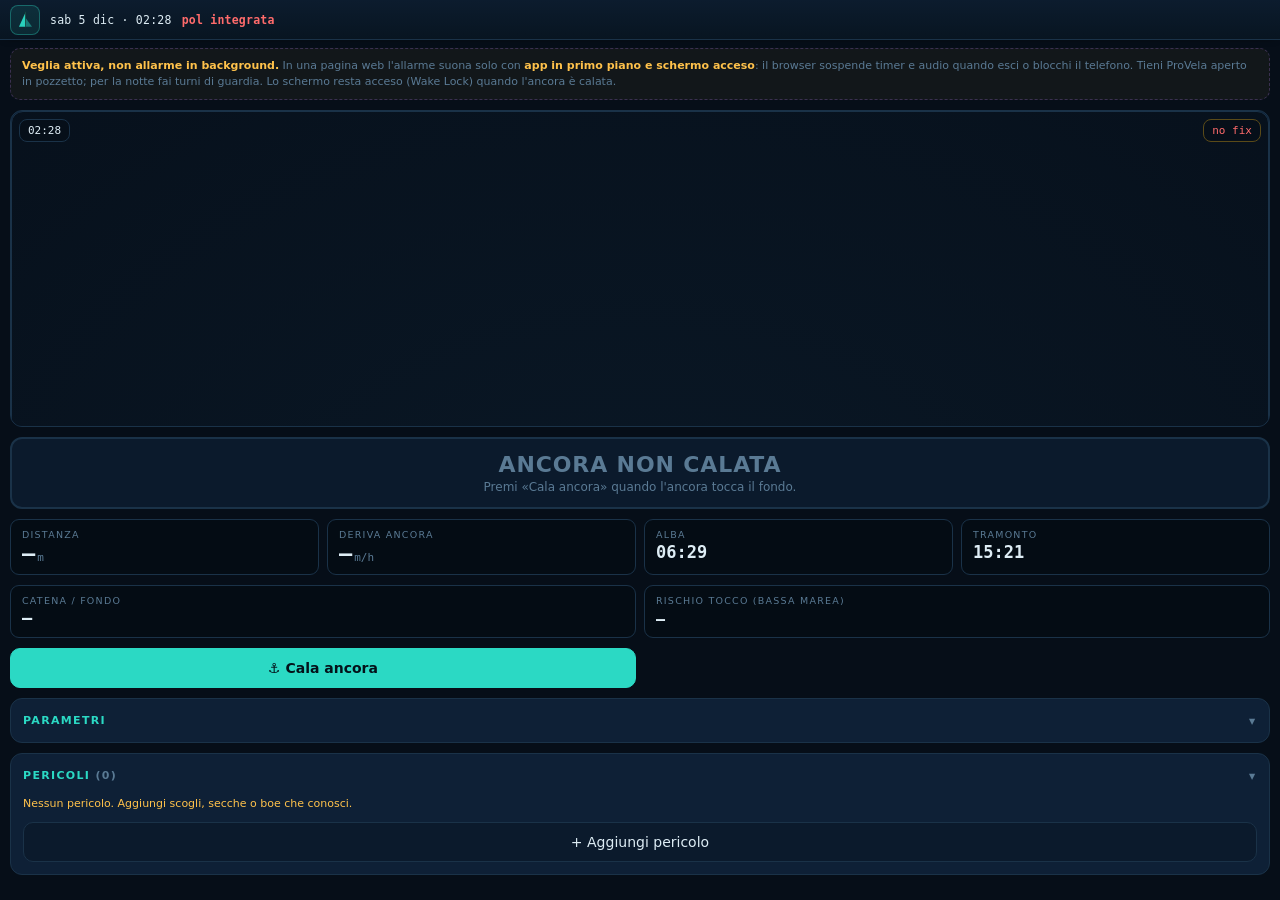
<file: anchor/index.html>
<!doctype html>
<html lang="it">
<head>
<meta charset="utf-8">
<meta name="viewport" content="width=device-width,initial-scale=1,viewport-fit=cover,user-scalable=no">
<title>Ancoraggio · ProVela</title>
<meta name="theme-color" content="#060e18">
<link rel="manifest" href="manifest.webmanifest">
<link rel="apple-touch-icon" href="assets/boat-icon-256.png">
<style>
:root{--bg:#060e18;--panel:#0e2036;--panel2:#0b1a2c;--dp:#040c14;--line:#1a3248;--dim:#122030;
  --ink:#deedf5;--sub:#5a7a94;--teal:#2BD9C4;--amber:#FFC24B;--coral:#FF6B6B;--green:#46d68a;
  --mono:ui-monospace,"SF Mono","Roboto Mono",Menlo,Consolas,monospace;
  --sans:system-ui,-apple-system,"Segoe UI",sans-serif;}
*{box-sizing:border-box;margin:0;padding:0;-webkit-tap-highlight-color:transparent;}
html,body{height:100%;}
body{font-family:var(--sans);background:var(--bg);color:var(--ink);min-height:100dvh;
  padding:48px 10px 14px;display:flex;flex-direction:column;gap:10px;overflow-x:hidden;}
.card{background:var(--panel);border:1px solid var(--line);border-radius:12px;padding:12px;}
h3{font-size:11px;letter-spacing:.12em;text-transform:uppercase;color:var(--teal);}
.lbl{font-size:9.5px;letter-spacing:.13em;text-transform:uppercase;color:var(--sub);margin-bottom:3px;}
.num{font-family:var(--mono);font-variant-numeric:tabular-nums;font-weight:700;line-height:1;}
.unit{font-size:12px;color:var(--sub);font-family:var(--mono);}
.dp{background:var(--dp);border:1px solid var(--line);border-radius:9px;padding:9px 11px;}
button{font-family:var(--sans);font-size:14px;padding:11px 14px;border-radius:10px;border:1px solid var(--line);
  background:var(--panel2);color:var(--ink);cursor:pointer;display:inline-flex;align-items:center;justify-content:center;gap:7px;}
button:active{transform:scale(.97);}
button.primary{background:var(--teal);color:#04121a;border-color:var(--teal);font-weight:700;}
button.warn{background:var(--coral);border-color:var(--coral);color:#fff;font-weight:700;}
button.ghost{background:transparent;color:var(--sub);}
input.mono,select{font-family:var(--mono);font-size:14px;padding:9px 10px;border-radius:9px;
  border:1px solid var(--line);background:var(--dp);color:var(--ink);width:100%;}

/* canvas plotter */
#wrap{position:relative;width:100%;}
#cv{width:100%;display:block;border-radius:12px;background:radial-gradient(120% 90% at 50% 40%,#0a1826,#050c16);
  border:1px solid var(--line);touch-action:none;}
.ovl{position:absolute;font-family:var(--mono);font-size:11px;background:rgba(6,14,24,.72);
  border:1px solid var(--line);border-radius:8px;padding:4px 8px;pointer-events:none;}
.ovl.tl{top:8px;left:8px;} .ovl.tr{top:8px;right:8px;color:var(--amber);border-color:#5a4a18;}

/* status */
#status{border-radius:12px;padding:13px;text-align:center;border:2px solid var(--green);
  background:rgba(70,214,138,.08);}
#status.idle{border-color:var(--line);background:var(--panel2);}
#status.alarm{border-color:var(--coral);background:rgba(255,107,107,.12);animation:flash .7s steps(2,start) infinite;}
@keyframes flash{50%{background:rgba(255,107,107,.30);}}
#status .big{font-size:22px;font-weight:800;letter-spacing:.04em;}
#status.ok .big{color:var(--green);} #status.alarm .big{color:var(--coral);} #status.idle .big{color:var(--sub);}
#status .sub{font-size:12px;color:var(--sub);margin-top:3px;}

.grid4{display:grid;grid-template-columns:1fr 1fr 1fr 1fr;gap:8px;}
.grid2{display:grid;grid-template-columns:1fr 1fr;gap:8px;}
.metric .num{font-size:22px;}
.metric .unit{font-size:11px;margin-left:2px;}
.warnb{font-size:11px;color:var(--amber);line-height:1.4;}
.disc{font-size:11px;color:var(--sub);line-height:1.45;border:1px dashed #3a3050;border-radius:10px;
  padding:9px 11px;background:rgba(255,194,75,.05);}
.disc b{color:var(--amber);}
.rowbtn{display:grid;grid-template-columns:1fr 1fr;gap:8px;}
.hz{display:flex;align-items:center;gap:8px;padding:8px 0;border-top:1px solid var(--line);font-size:13px;}
.hz:first-of-type{border-top:0;}
.hz .tag{font-family:var(--mono);font-size:11px;color:var(--coral);border:1px solid #5a2530;border-radius:6px;padding:2px 6px;}
.hz .x{margin-left:auto;color:var(--sub);cursor:pointer;padding:4px 8px;}
.collap>.hd{display:flex;align-items:center;justify-content:space-between;cursor:pointer;}
.collap .body{margin-top:11px;}
.collap.closed .body{display:none;}
.chev{color:var(--sub);font-family:var(--mono);}
.field{margin-bottom:9px;} .field:last-child{margin-bottom:0;}
.stepr{display:grid;grid-template-columns:46px 1fr 46px;gap:6px;align-items:center;}
.stepr button{padding:9px 0;font-size:20px;font-weight:700;}
.stepr .v{text-align:center;font-family:var(--mono);font-size:20px;font-weight:700;}
.seg{display:grid;grid-template-columns:1fr 1fr;gap:0;border:1px solid var(--line);border-radius:10px;overflow:hidden;}
.seg button{border:0;border-radius:0;background:var(--dp);color:var(--sub);font-size:13px;}
.seg button.on{background:rgba(43,217,196,.14);color:var(--teal);font-weight:700;}
.chips{display:grid;grid-template-columns:1fr 1fr 1fr 1fr;gap:6px;}
.chips button{padding:9px 0;font-size:12px;}
.chips button.on{background:rgba(255,107,107,.14);border-color:var(--coral);color:var(--coral);font-weight:700;}

/* sheet */
#sheet{position:fixed;inset:0;background:rgba(3,8,14,.6);display:none;align-items:flex-end;z-index:9500;}
#sheet.on{display:flex;}
#sheet .inner{width:100%;background:#13202c;border-top-left-radius:20px;border-top-right-radius:20px;
  border-top:1px solid var(--line);padding:14px 14px calc(14px + env(safe-area-inset-bottom));max-height:88vh;overflow:auto;}
.handle{width:44px;height:5px;border-radius:3px;background:#3a4a5a;margin:0 auto 12px;}
</style>
</head>
<body>
<!-- ===== rf-topbar ProVela ===== -->
<style>
.rf-topbar{position:fixed;top:0;left:0;right:0;height:40px;z-index:9000;display:flex;align-items:center;gap:10px;
  padding:0 10px;background:linear-gradient(#0c1c2e,#081521);border-bottom:1px solid #1a3248;
  font-family:ui-monospace,"SF Mono","Roboto Mono",Menlo,Consolas,monospace;color:#5a7a94;font-size:11.5px;
  letter-spacing:.02em;-webkit-user-select:none;user-select:none;box-shadow:0 2px 10px -6px rgba(0,0,0,.8);}
.rf-topbar a.rf-home{display:flex;align-items:center;justify-content:center;width:30px;height:30px;flex:none;
  border-radius:8px;background:rgba(43,217,196,.1);border:1px solid rgba(43,217,196,.35);text-decoration:none;}
.rf-topbar a.rf-home:active{transform:scale(.92);}
.rf-topbar .rf-dt{color:#deedf5;white-space:nowrap;}
.rf-topbar .rf-pol{white-space:nowrap;overflow:hidden;text-overflow:ellipsis;color:#5a7a94;}
.rf-topbar .rf-pol .mod{color:#cfe2ee;}
.rf-topbar .rf-pol .pol{color:#FFC24B;font-weight:600;}
.rf-topbar .rf-pol .pol.warn{color:#FF6B6B;}
.rf-topbar .rf-spacer{flex:1;}
.rf-topbar .rf-status{white-space:nowrap;overflow:hidden;text-overflow:ellipsis;max-width:44%;}
.rf-topbar .rf-status.rec{color:#FF6B6B;font-weight:600;}
.rf-topbar .rf-status .dot{display:inline-block;width:8px;height:8px;border-radius:50%;background:#FF6B6B;margin-right:5px;vertical-align:middle;animation:rfbl 1s steps(2,start) infinite;}
@keyframes rfbl{50%{opacity:.25}}
@media (max-width:480px){.rf-topbar .rf-pol .mod{display:none;}}
</style>
<div class="rf-topbar" role="banner">
  <a class="rf-home" href="../" aria-label="Torna al menu ProVela" title="Menu ProVela">
    <svg viewBox="0 0 64 64" width="19" height="19" aria-hidden="true"><path d="M32 8 L32 56 L10 56 Z" fill="#2BD9C4" opacity=".95"/><path d="M32 26 L54 56 L32 56 Z" fill="#2BD9C4" opacity=".45"/><line x1="32" y1="6" x2="32" y2="58" stroke="#1a4a42" stroke-width="3"/></svg>
  </a>
  <span class="rf-dt" id="rfDt">—</span>
  <span class="rf-pol" id="rfPol" title=""></span>
  <span class="rf-spacer"></span>
  <span class="rf-status" id="rfStatus"></span>
</div>
<script>
(function(){
  var D=["dom","lun","mar","mer","gio","ven","sab"], MO=["gen","feb","mar","apr","mag","giu","lug","ago","set","ott","nov","dic"];
  var elDt=document.getElementById("rfDt"),elPol=document.getElementById("rfPol"),elSt=document.getElementById("rfStatus");
  function esc(x){return String(x).replace(/[&<>"]/g,function(c){return {'&':'&amp;','<':'&lt;','>':'&gt;','"':'&quot;'}[c];});}
  function polarLabel(){var p=null;try{p=JSON.parse(localStorage.getItem("raffyca-polar")||"null");}catch(e){}
    if(!p||!p.twa||!p.data||!p.twa.length)return{txt:"integrata",cls:"warn"};var m=p.meta||{};
    if(m.source==="generica"||m.generic)return{txt:(m.boat||"generica"),cls:"warn"};
    if(m.boat)return{txt:m.boat,cls:""};if(m.source==="csv")return{txt:"CSV",cls:""};return{txt:(m.source||"attiva"),cls:""};}
  function tickPol(){if(!elPol)return;var pr=null;try{pr=JSON.parse(localStorage.getItem("raffyca-profile")||"null");}catch(e){}
    var boat=(pr&&pr.boat)||"",model=(pr&&pr.model)||"",L=polarLabel(),h="";
    if(boat)h+='<b style="color:#2BD9C4">'+esc(boat)+'</b>';
    if(model)h+=(h?" · ":"")+'<span class="mod">'+esc(model)+'</span>';
    h+=(h?" · ":"")+'<span class="pol '+L.cls+'">pol '+esc(L.txt)+'</span>';elPol.innerHTML=h;}
  function tickClock(){var n=new Date();elDt.textContent=D[n.getDay()]+" "+n.getDate()+" "+MO[n.getMonth()]+" · "+n.toLocaleTimeString("it",{hour:"2-digit",minute:"2-digit"});}
  window.rfSetStatus=function(txt,rec){if(!elSt)return;elSt.className="rf-status"+(rec?" rec":"");elSt.innerHTML=txt?((rec?'<span class="dot"></span>':"")+esc(txt)):"";};
  tickClock();tickPol();setInterval(tickClock,20000);setInterval(tickPol,5000);
  window.addEventListener("storage",tickPol);
})();
</script>
<!-- ===== /rf-topbar ===== -->

<div class="disc" id="disc">
  <b>Veglia attiva, non allarme in background.</b> In una pagina web l'allarme suona solo con
  <b>app in primo piano e schermo acceso</b>: il browser sospende timer e audio quando esci o blocchi il telefono.
  Tieni ProVela aperto in pozzetto; per la notte fai turni di guardia. Lo schermo resta acceso (Wake Lock) quando l'ancora è calata.
</div>

<div id="wrap" class="card" style="padding:0;overflow:hidden;">
  <canvas id="cv"></canvas>
  <div class="ovl tl" id="ovlClock">—</div>
  <div class="ovl tr" id="ovlFix">no fix</div>
</div>

<div id="status" class="idle ok">
  <div class="big" id="stBig">ANCORA NON CALATA</div>
  <div class="sub" id="stSub">Premi «Cala ancora» quando l'ancora tocca il fondo.</div>
</div>

<div class="grid4">
  <div class="dp metric"><div class="lbl">Distanza</div><span class="num" id="mDist">—</span><span class="unit">m</span></div>
  <div class="dp metric"><div class="lbl">Deriva ancora</div><span class="num" id="mDrift">—</span><span class="unit">m/h</span></div>
  <div class="dp metric"><div class="lbl">Alba</div><span class="num" id="mSunR" style="font-size:17px">—</span></div>
  <div class="dp metric"><div class="lbl">Tramonto</div><span class="num" id="mSunS" style="font-size:17px">—</span></div>
</div>

<div class="grid2">
  <div class="dp"><div class="lbl">Catena / Fondo</div><span class="num" id="mScope" style="font-size:17px">—</span></div>
  <div class="dp"><div class="lbl">Rischio tocco (bassa marea)</div><span class="num" id="mTouch" style="font-size:15px">—</span></div>
</div>

<div class="rowbtn">
  <button id="btnDrop" class="primary">⚓ Cala ancora</button>
  <button id="btnWeigh" class="ghost" style="display:none">Salpa</button>
  <button id="btnSilence" class="warn" style="display:none">🔇 Tacita 5 min</button>
</div>

<!-- Parametri -->
<div class="card collap closed" id="parCard">
  <div class="hd" onclick="this.parentNode.classList.toggle('closed')">
    <h3 style="margin:0">Parametri</h3><span class="chev">▾</span>
  </div>
  <div class="body">
    <div class="field">
      <div class="lbl">Raggio d'allarme (manuale) — governa l'allarme</div>
      <div class="stepr"><button data-step="rAlarm:-5">−</button><span class="v"><span id="vAlarm">40</span> m</span><button data-step="rAlarm:5">+</button></div>
      <div class="warnb" id="rSuggest" style="margin-top:5px">consiglio: —</div>
    </div>
    <div class="grid2">
      <div class="field"><div class="lbl">Catena filata (m)</div><input class="mono" id="inChain" inputmode="numeric" placeholder="30"></div>
      <div class="field"><div class="lbl">Fondo (m)</div><input class="mono" id="inDepth" inputmode="decimal" placeholder="8"></div>
      <div class="field"><div class="lbl">Pescaggio (m)</div><input class="mono" id="inDraft" inputmode="decimal" placeholder="1.8"></div>
      <div class="field"><div class="lbl">Escursione bassa marea (m)</div><input class="mono" id="inTide" inputmode="decimal" placeholder="0.4"></div>
    </div>
    <div class="field">
      <div class="lbl">Vento previsto — provenienza (° da nord), per il cono</div>
      <input class="mono" id="inFcast" inputmode="numeric" placeholder="es. 315 (NW) — vuoto = nessun cono">
    </div>
    <div class="field" style="display:flex;align-items:center;justify-content:space-between">
      <div class="lbl" style="margin:0">Mostra costa (GeoJSON, se vicina)</div>
      <button id="tgCoast" class="ghost">off</button>
    </div>
  </div>
</div>

<!-- Pericoli -->
<div class="card collap" id="hzCard">
  <div class="hd" onclick="this.parentNode.classList.toggle('closed')">
    <h3 style="margin:0">Pericoli <span id="hzCount" style="color:var(--sub)">(0)</span></h3><span class="chev">▾</span>
  </div>
  <div class="body">
    <div id="hzList"></div>
    <button id="btnAddHz" style="width:100%;margin-top:10px">+ Aggiungi pericolo</button>
  </div>
</div>

<div style="height:6px"></div>

<!-- editor pericolo -->
<div id="sheet"><div class="inner">
  <div class="handle"></div>
  <div style="display:flex;align-items:center;justify-content:space-between;margin-bottom:12px">
    <h3 style="margin:0;font-size:15px;color:var(--ink)">Nuovo pericolo</h3>
    <span style="color:var(--sub);cursor:pointer;font-size:20px" id="hzClose">✕</span>
  </div>
  <div class="seg" style="margin-bottom:12px">
    <button id="segBrg" class="on">Rilevamento + distanza</button>
    <button id="segTap">Tocca sulla carta</button>
  </div>
  <div id="brgFields">
    <div class="grid2">
      <div class="field"><div class="lbl">Rilevamento (° da nord)</div>
        <div class="stepr"><button data-step="hzBrg:-5">−</button><span class="v"><span id="vHzBrg">0</span>°</span><button data-step="hzBrg:5">+</button></div></div>
      <div class="field"><div class="lbl">Distanza dall'ancora (m)</div>
        <div class="stepr"><button data-step="hzDist:-5">−</button><span class="v"><span id="vHzDist">50</span> m</span><button data-step="hzDist:5">+</button></div></div>
    </div>
  </div>
  <div id="tapHint" class="warnb" style="display:none;margin-bottom:10px">Tocca la carta per posizionare il pericolo.</div>
  <div class="field"><div class="lbl">Tipo</div>
    <div class="chips" id="hzChips">
      <button data-hztype="Scoglio" class="on">Scoglio</button>
      <button data-hztype="Secca">Secca</button>
      <button data-hztype="Boa">Boa</button>
      <button data-hztype="Ostacolo">Ostacolo</button>
    </div>
  </div>
  <div class="field"><div class="lbl">Raggio pericolo (m)</div>
    <div class="stepr"><button data-step="hzR:-2">−</button><span class="v"><span id="vHzR">10</span> m</span><button data-step="hzR:2">+</button></div>
  </div>
  <div class="rowbtn" style="margin-top:12px">
    <button id="hzCancel" class="ghost">Annulla</button>
    <button id="hzSave" class="primary">Salva pericolo</button>
  </div>
</div></div>

<script>
"use strict";
/* ============================ ANCORAGGIO — motore ============================ */
var KEY="raffyca-anchor";
var DEG=Math.PI/180;

/* ---- stato ---- */
var S=load()||freshState();
function freshState(){return{
  active:false, drop:null, center:null, fitValid:false,
  rAlarm:40, chain:null, depth:null, draft:null, tide:null, fcast:null, coast:false,
  hazards:[], track:[], centerHist:[], silenceUntil:0
};}
function load(){try{return JSON.parse(localStorage.getItem(KEY)||"null");}catch(e){return null;}}
function save(){try{localStorage.setItem(KEY,JSON.stringify(S));}catch(e){}}

/* ---- geometria: frame locale in metri centrato sull'ancora (o sul drop) ---- */
function frameOrigin(){return S.drop||{lat:0,lon:0};}
function toXY(lat,lon){var o=frameOrigin();
  return{x:(lon-o.lon)*Math.cos(o.lat*DEG)*111320, y:(lat-o.lat)*110540};}
function toLL(x,y){var o=frameOrigin();
  return{lat:o.lat+y/110540, lon:o.lon+x/(Math.cos(o.lat*DEG)*111320)};}
function dist2(ax,ay,bx,by){var dx=ax-bx,dy=ay-by;return Math.sqrt(dx*dx+dy*dy);}
function brgDistToXY(brg,d){var a=brg*DEG;return{x:d*Math.sin(a),y:d*Math.cos(a)};}

/* ---- fit del cerchio (Kåsa, minimi quadrati algebrici) ---- */
function kasaFit(pts){
  if(pts.length<5)return null;
  var n=pts.length,sx=0,sy=0,sxx=0,syy=0,sxy=0,sxz=0,syz=0,sz=0;
  for(var i=0;i<n;i++){var x=pts[i].x,y=pts[i].y,z=x*x+y*y;
    sx+=x;sy+=y;sxx+=x*x;syy+=y*y;sxy+=x*y;sxz+=x*z;syz+=y*z;sz+=z;}
  // sistema normale 3x3 per [A,B,C]: minimizza (z - A x - B y - C)
  var m=[[sxx,sxy,sx],[sxy,syy,sy],[sx,sy,n]], v=[sxz,syz,sz];
  var sol=solve3(m,v); if(!sol)return null;
  var cx=sol[0]/2, cy=sol[1]/2, r2=sol[2]+cx*cx+cy*cy;
  if(r2<=0)return null; return{x:cx,y:cy,r:Math.sqrt(r2)};
}
function solve3(m,v){
  var a=m.map(function(r,i){return r.concat([v[i]]);});
  for(var c=0;c<3;c++){
    var p=c;for(var r=c+1;r<3;r++)if(Math.abs(a[r][c])>Math.abs(a[p][c]))p=r;
    if(Math.abs(a[p][c])<1e-9)return null;
    var t=a[p];a[p]=a[c];a[c]=t;
    for(var r2=0;r2<3;r2++){if(r2===c)continue;var f=a[r2][c]/a[c][c];
      for(var k=c;k<4;k++)a[r2][k]-=f*a[c][k];}
  }
  return[a[0][3]/a[0][0],a[1][3]/a[1][1],a[2][3]/a[2][2]];
}
/* copertura angolare dei punti attorno a un centro (gradi) */
function angularSpread(pts,cx,cy){
  if(pts.length<3)return 0;
  var ang=pts.map(function(p){return Math.atan2(p.y-cy,p.x-cx)/DEG;}).map(function(a){return(a+360)%360;});
  ang.sort(function(a,b){return a-b;});
  var maxgap=(360-ang[ang.length-1])+ang[0];
  for(var i=1;i<ang.length;i++)maxgap=Math.max(maxgap,ang[i]-ang[i-1]);
  return 360-maxgap;
}

/* ---- alba/tramonto (equazione del sole, offline) ---- */
function sunTimes(date,lat,lon){var rad=DEG,deg=1/DEG,J2000=2451545;
  var dayMs=Date.UTC(date.getFullYear(),date.getMonth(),date.getDate());
  var n=Math.round(dayMs/86400000-0.5+2440588-J2000+0.0008),Jstar=n-lon/360;
  var M=(357.5291+0.98560028*Jstar)%360;
  var C=1.9148*Math.sin(M*rad)+0.02*Math.sin(2*M*rad)+0.0003*Math.sin(3*M*rad);
  var lam=(M+C+180+102.9372)%360;
  var Jtr=J2000+Jstar+0.0053*Math.sin(M*rad)-0.0069*Math.sin(2*lam*rad);
  var dec=Math.asin(Math.sin(lam*rad)*Math.sin(23.44*rad));
  var co=(Math.sin(-0.833*rad)-Math.sin(lat*rad)*Math.sin(dec))/(Math.cos(lat*rad)*Math.cos(dec));
  if(co>1||co<-1)return{rise:null,set:null};
  var w=Math.acos(co)*deg,toD=function(J){return new Date((J-2440588+0.5)*86400000);};
  return{rise:toD(Jtr-w/360),set:toD(Jtr+w/360)};}
function hhmm(d){return d?d.toLocaleTimeString("it",{hour:"2-digit",minute:"2-digit"}):"—";}

/* ---- posizione corrente ---- */
var cur=null, watchId=null, lastFixT=0;
function startWatch(){
  if(!navigator.geolocation)return;
  if(watchId!=null)return;
  watchId=navigator.geolocation.watchPosition(onFix,onErr,{enableHighAccuracy:true,maximumAge:1000,timeout:15000});
}
function onErr(){ /* mantiene ultimo fix */ }
function onFix(p){
  var c=p.coords; cur={lat:c.latitude,lon:c.longitude,acc:c.accuracy,
    sog:(c.speed!=null&&isFinite(c.speed))?c.speed:null, t:Date.now()};
  try{localStorage.setItem("raffyca-pos",JSON.stringify({lat:cur.lat,lon:cur.lon}));}catch(e){}
  if(cur.sog==null&&lastFixLL){var d=haversine(lastFixLL.lat,lastFixLL.lon,cur.lat,cur.lon),
      dt=(cur.t-lastFixT)/1000; cur.sog=dt>0?d/dt:0;}
  lastFixLL={lat:cur.lat,lon:cur.lon}; lastFixT=cur.t;
  if(S.active)ingest();
  draw();updateUI();
}
var lastFixLL=null;
function haversine(la1,lo1,la2,lo2){var R=6371000,d1=(la2-la1)*DEG,d2=(lo2-lo1)*DEG,
  a=Math.sin(d1/2)*Math.sin(d1/2)+Math.cos(la1*DEG)*Math.cos(la2*DEG)*Math.sin(d2/2)*Math.sin(d2/2);
  return R*2*Math.atan2(Math.sqrt(a),Math.sqrt(1-a));}

/* ---- ingest fix quando ancorati: track + fit + allarmi ---- */
function ingest(){
  if(!cur||!S.drop)return;
  var xy=toXY(cur.lat,cur.lon), now=cur.t;
  // gating rumore: usa per il FIT solo fix con moto reale (SOG >= 0.2 kn = 0.103 m/s)
  var moving=(cur.sog!=null&&cur.sog>=0.103);
  if(moving){
    S.track.push({x:xy.x,y:xy.y,t:now});
    // finestra: 30 min o 200 punti
    var cutoff=now-30*60000;
    while(S.track.length&&(S.track[0].t<cutoff))S.track.shift();
    if(S.track.length>200)S.track.splice(0,S.track.length-200);
    refitCenter(now);
  }
  save();
}
function refitCenter(now){
  var fit=kasaFit(S.track);
  if(fit){
    var spread=angularSpread(S.track,fit.x,fit.y);
    if(spread>=60){
      // reiezione outlier ~3σ sul residuo, poi refit
      var res=S.track.map(function(p){return Math.abs(dist2(p.x,p.y,fit.x,fit.y)-fit.r);});
      var mean=res.reduce(function(a,b){return a+b;},0)/res.length;
      var sd=Math.sqrt(res.reduce(function(a,b){return a+(b-mean)*(b-mean);},0)/res.length)||0;
      var clean=S.track.filter(function(p,i){return res[i]<=mean+3*sd;});
      var fit2=kasaFit(clean)||fit;
      S.center={x:fit2.x,y:fit2.y,r:fit2.r};S.fitValid=true;
      // storico centro per la deriva
      S.centerHist.push({t:now,x:fit2.x,y:fit2.y});
      var ch=now-30*60000;while(S.centerHist.length&&S.centerHist[0].t<ch)S.centerHist.shift();
      return;
    }
  }
  S.fitValid=false; // spread insufficiente -> fallback su drop
}
/* deriva centro su 10 min (m); null se storico troppo corto */
function centerDrift(){
  if(!S.fitValid||S.centerHist.length<2)return null;
  var now=Date.now(),ref=null;
  for(var i=0;i<S.centerHist.length;i++){if(now-S.centerHist[i].t>=10*60000)ref=S.centerHist[i];}
  if(!ref)return null;
  var last=S.centerHist[S.centerHist.length-1];
  return dist2(last.x,last.y,ref.x,ref.y); // su ~10 min
}

/* ---- allarmi ---- */
var alarmOn=false;
function evalAlarms(){
  if(!S.active||!cur){alarmOn=false;return{on:false};}
  var cxy=S.fitValid?S.center:{x:0,y:0}; // centro fittato o drop (origine)
  var pxy=toXY(cur.lat,cur.lon);
  var dCenter=dist2(pxy.x,pxy.y,cxy.x,cxy.y);
  var over=dCenter>S.rAlarm;
  var drift=centerDrift(); var dragging=(drift!=null&&drift>6);
  var on=over||dragging;
  alarmOn=on;
  return{on:on,over:over,dragging:dragging,dCenter:dCenter,drift:drift};
}

/* ============================ AUDIO + WAKE LOCK ============================ */
var actx=null,beepTimer=null;
function armAudio(){try{actx=actx||new(window.AudioContext||window.webkitAudioContext)();if(actx.state==="suspended")actx.resume();}catch(e){}}
function beep(){if(!actx)return;try{var o=actx.createOscillator(),g=actx.createGain();
  o.type="square";o.frequency.value=880;g.gain.value=0.0001;o.connect(g);g.connect(actx.destination);
  var t=actx.currentTime;g.gain.exponentialRampToValueAtTime(0.25,t+0.02);
  g.gain.exponentialRampToValueAtTime(0.0001,t+0.35);o.start(t);o.stop(t+0.36);}catch(e){}}
function startAlarmSound(){if(beepTimer)return;beep();beepTimer=setInterval(function(){
  beep();if(navigator.vibrate)navigator.vibrate(200);},900);}
function stopAlarmSound(){if(beepTimer){clearInterval(beepTimer);beepTimer=null;}}

var wakeLock=null;
async function acquireWake(){try{if("wakeLock" in navigator){wakeLock=await navigator.wakeLock.request("screen");}}catch(e){}}
function releaseWake(){try{if(wakeLock){wakeLock.release();wakeLock=null;}}catch(e){}}
document.addEventListener("visibilitychange",function(){if(!document.hidden&&S.active)acquireWake();});

/* ============================ CANVAS ============================ */
var cv=document.getElementById("cv"),ctx=cv.getContext("2d"),DPR=Math.min(window.devicePixelRatio||1,2.5);
var coastData=null,coastLoading=false;
function fitCanvas(){var w=cv.clientWidth,h=Math.round(w*1.0);cv.style.height=h+"px";
  cv.width=Math.round(w*DPR);cv.height=Math.round(h*DPR);}
function viewRadius(){
  var r=S.rAlarm*1.15;
  if(cur&&S.drop){var p=toXY(cur.lat,cur.lon);r=Math.max(r,dist2(p.x,p.y,0,0)*1.12);}
  S.hazards.forEach(function(h){var p=toXY(h.lat,h.lon);r=Math.max(r,dist2(p.x,p.y,0,0)*1.08);});
  return Math.max(r,15);
}
function draw(){
  fitCanvas();
  var W=cv.width,H=cv.height,cx=W/2,cy=H/2;ctx.clearRect(0,0,W,H);
  var half=Math.min(W,H)*0.5,pad=half*0.14,R=half-pad;
  var vr=viewRadius(),scale=R/vr; // px per metro
  function px(x,y){return[cx+x*scale,cy-y*scale];} // metri(E,N)->pixel

  if(!S.drop){ctx.fillStyle="#3a5064";ctx.font=(14*DPR)+"px system-ui";ctx.textAlign="center";
    ctx.fillText("Ancora non calata",cx,cy);return;}

  // costa opzionale
  if(S.coast&&coastData)drawCoast(px,scale);

  // impronta di swing (track)
  if(S.track.length>1){ctx.lineWidth=Math.max(2,10*scale);ctx.lineCap="round";ctx.strokeStyle="rgba(43,217,196,.20)";
    ctx.beginPath();for(var i=0;i<S.track.length;i++){var q=px(S.track[i].x,S.track[i].y);if(i===0)ctx.moveTo(q[0],q[1]);else ctx.lineTo(q[0],q[1]);}ctx.stroke();}

  var A=evalAlarms();
  var cc=S.fitValid?S.center:{x:0,y:0};
  var cCtr=px(cc.x,cc.y);

  // cono forecast (vento previsto)
  if(S.fcast!=null&&isFinite(S.fcast)){
    var lee=(S.fcast+180)%360,sp=25; // barca sottovento
    ctx.fillStyle="rgba(255,194,75,.13)";ctx.beginPath();ctx.moveTo(cCtr[0],cCtr[1]);
    for(var a=lee-sp;a<=lee+sp;a+=3){var e=brgDistToXY(a,S.rAlarm),pp=px(cc.x+e.x,cc.y+e.y);ctx.lineTo(pp[0],pp[1]);}
    ctx.closePath();ctx.fill();
    ctx.strokeStyle="rgba(255,194,75,.6)";ctx.setLineDash([6*DPR,5*DPR]);ctx.lineWidth=1.5*DPR;
    [lee-sp,lee+sp].forEach(function(a){var e=brgDistToXY(a,S.rAlarm),pp=px(cc.x+e.x,cc.y+e.y);
      ctx.beginPath();ctx.moveTo(cCtr[0],cCtr[1]);ctx.lineTo(pp[0],pp[1]);ctx.stroke();});
    ctx.setLineDash([]);
  }

  // rosa dei venti + anello allarme (centrato sul centro fittato)
  ctx.strokeStyle="#3a5266";ctx.lineWidth=1*DPR;
  for(var b=0;b<360;b+=15){var e0=brgDistToXY(b,S.rAlarm),e1=brgDistToXY(b,S.rAlarm*(b%90===0?1.09:1.05));
    var p0=px(cc.x+e0.x,cc.y+e0.y),p1=px(cc.x+e1.x,cc.y+e1.y);
    ctx.beginPath();ctx.moveTo(p0[0],p0[1]);ctx.lineTo(p1[0],p1[1]);ctx.stroke();}
  ctx.fillStyle="#5a7a94";ctx.font=(11*DPR)+"px "+"ui-monospace,monospace";ctx.textAlign="center";ctx.textBaseline="middle";
  [[0,"N"],[90,"E"],[180,"S"],[270,"W"]].forEach(function(t){var e=brgDistToXY(t[0],S.rAlarm*1.16),p=px(cc.x+e.x,cc.y+e.y);ctx.fillText(t[1],p[0],p[1]);});
  ctx.strokeStyle=A.on?"#FF6B6B":"#46d68a";ctx.lineWidth=3*DPR;
  ctx.beginPath();ctx.arc(cCtr[0],cCtr[1],S.rAlarm*scale,0,7);ctx.stroke();
  // cerchio piccolo = marker (tratteggiato)
  ctx.strokeStyle="#2BD9C4";ctx.lineWidth=2*DPR;ctx.setLineDash([5*DPR,6*DPR]);
  ctx.beginPath();ctx.arc(cCtr[0],cCtr[1],Math.min(S.rAlarm*0.45,S.rAlarm*scale*0.45/scale)*scale,0,7);ctx.stroke();ctx.setLineDash([]);

  // punto di calata (drop) — crocetta dim
  var dp=px(0,0);ctx.strokeStyle="#5a7a94";ctx.lineWidth=1.5*DPR;
  ctx.beginPath();ctx.moveTo(dp[0]-7*DPR,dp[1]);ctx.lineTo(dp[0]+7*DPR,dp[1]);
  ctx.moveTo(dp[0],dp[1]-7*DPR);ctx.lineTo(dp[0],dp[1]+7*DPR);ctx.stroke();

  // pericoli
  S.hazards.forEach(function(h){var q=toXY(h.lat,h.lon),p=px(q.x,q.y),rr=h.r*scale;
    ctx.strokeStyle="#e2483a";ctx.setLineDash([5*DPR,5*DPR]);ctx.lineWidth=2*DPR;
    ctx.beginPath();ctx.arc(p[0],p[1],rr,0,7);ctx.stroke();ctx.setLineDash([]);
    ctx.fillStyle="#e2483a";ctx.beginPath();ctx.moveTo(p[0],p[1]-7*DPR);ctx.lineTo(p[0]-6*DPR,p[1]+5*DPR);ctx.lineTo(p[0]+6*DPR,p[1]+5*DPR);ctx.closePath();ctx.fill();
  });

  // ancora (centro fittato)
  ctx.fillStyle="#FFC24B";ctx.font=(20*DPR)+"px system-ui";ctx.textAlign="center";ctx.textBaseline="middle";
  ctx.fillText("⚓",cCtr[0],cCtr[1]);

  // catena + barca
  if(cur){var bp=px(toXY(cur.lat,cur.lon).x,toXY(cur.lat,cur.lon).y);
    ctx.strokeStyle="rgba(220,230,240,.6)";ctx.setLineDash([2*DPR,5*DPR]);ctx.lineWidth=2*DPR;
    ctx.beginPath();ctx.moveTo(cCtr[0],cCtr[1]);ctx.lineTo(bp[0],bp[1]);ctx.stroke();ctx.setLineDash([]);
    drawBoat(bp[0],bp[1]);
    // cerchio accuratezza GPS
    if(cur.acc){ctx.strokeStyle="rgba(90,122,148,.4)";ctx.lineWidth=1*DPR;
      ctx.beginPath();ctx.arc(bp[0],bp[1],cur.acc*scale,0,7);ctx.stroke();}
  }
  // scala
  drawScaleBar(scale,W,H,DPR);
}
var boatImg=new Image();boatImg.src="assets/boat-icon-128.png";boatImg.onload=draw;
function drawBoat(x,y){
  var heading=0; // prua verso l'ancora (upwind); se non ho centro uso su
  if(cur&&S.drop){var cc=S.fitValid?S.center:{x:0,y:0},p=toXY(cur.lat,cur.lon);
    heading=Math.atan2(cc.x-p.x,cc.y-p.y);}
  var w=26*DPR,h=w*(148/128);
  ctx.save();ctx.translate(x,y);ctx.rotate(heading);
  if(boatImg.complete&&boatImg.naturalWidth)ctx.drawImage(boatImg,-w/2,-h/2,w,h);
  else{ctx.fillStyle="#cfd8e0";ctx.beginPath();ctx.moveTo(0,-h/2);ctx.lineTo(w/2,h/2);ctx.lineTo(-w/2,h/2);ctx.closePath();ctx.fill();}
  ctx.restore();
}
function drawScaleBar(scale,W,H,DPR){var m=Math.max(5,Math.round(20/scale/5)*5),len=m*scale;
  var x=W-len-18*DPR,y=H-16*DPR;ctx.strokeStyle="#5a7a94";ctx.lineWidth=2*DPR;
  ctx.beginPath();ctx.moveTo(x,y);ctx.lineTo(x+len,y);ctx.moveTo(x,y-4*DPR);ctx.lineTo(x,y+4*DPR);
  ctx.moveTo(x+len,y-4*DPR);ctx.lineTo(x+len,y+4*DPR);ctx.stroke();
  ctx.fillStyle="#5a7a94";ctx.font=(10*DPR)+"px ui-monospace,monospace";ctx.textAlign="center";ctx.textBaseline="bottom";
  ctx.fillText(m+" m",x+len/2,y-5*DPR);}

/* costa opzionale (lazy) */
function loadCoast(){if(coastData||coastLoading)return;coastLoading=true;
  fetch("../routing/mediterranean_land_10m.geojson").then(function(r){return r.json();}).then(function(j){
    coastData=j;coastLoading=false;draw();}).catch(function(){coastLoading=false;});}
function drawCoast(px,scale){if(!S.drop)return;
  var o=frameOrigin(),degM=1/110540,vr=viewRadius(),dLat=vr*1.5*degM;
  ctx.fillStyle="rgba(60,66,44,.55)";ctx.strokeStyle="rgba(120,132,88,.8)";ctx.lineWidth=1.2*DPR;
  var feats=(coastData.features||[]);
  for(var f=0;f<feats.length;f++){var g=feats[f].geometry;if(!g)continue;
    var polys=g.type==="Polygon"?[g.coordinates]:g.type==="MultiPolygon"?g.coordinates:[];
    for(var pi=0;pi<polys.length;pi++){var ring=polys[pi][0];if(!ring)continue;
      // rapido bbox test sul primo vertice vicino
      var near=false;for(var k=0;k<ring.length;k+=8){if(Math.abs(ring[k][1]-o.lat)<dLat&&Math.abs(ring[k][0]-o.lon)<dLat/Math.cos(o.lat*DEG)){near=true;break;}}
      if(!near)continue;
      ctx.beginPath();for(var v=0;v<ring.length;v++){var q=toXY(ring[v][1],ring[v][0]),p=px(q.x,q.y);if(v===0)ctx.moveTo(p[0],p[1]);else ctx.lineTo(p[0],p[1]);}
      ctx.closePath();ctx.fill();ctx.stroke();}
  }
}

/* ============================ UI ============================ */
function $(id){return document.getElementById(id);}
function updateUI(){
  var A=evalAlarms();
  // status
  var st=$("status"),big=$("stBig"),sub=$("stSub");
  if(!S.active){st.className="idle";big.textContent="ANCORA NON CALATA";sub.textContent="Premi «Cala ancora» quando l'ancora tocca il fondo.";}
  else if(A.on){st.className="alarm";big.textContent="⚠ ARARE ⚠";
    sub.textContent=A.dragging?("l'ancora deriva "+Math.round(A.drift)+" m in ~10 min"):("fuori area: "+Math.round(A.dCenter)+" m > "+S.rAlarm+" m");}
  else{st.className="ok";big.textContent="● IN AREA";
    var extra=S.fitValid?("tenuta ok · deriva "+ (centerDrift()!=null?Math.round(centerDrift())+" m/10min":"—")):"fit non ancora valido (poco swing)";
    sub.textContent=extra;}
  // metriche
  $("mDist").textContent=(S.active&&cur)?Math.round(A.dCenter):"—";
  var dr=centerDrift();$("mDrift").textContent=(dr!=null)?Math.round(dr*6):"—"; // m/10min -> m/h
  // sole
  var c=posOrDefault();var s=sunTimes(new Date(),c.lat,c.lon);$("mSunR").textContent=hhmm(s.rise);$("mSunS").textContent=hhmm(s.set);
  // scope
  if(S.chain&&S.depth){$("mScope").textContent=(S.chain/S.depth).toFixed(1)+":1";}else $("mScope").textContent="—";
  // rischio tocco
  if(S.depth&&S.draft!=null){var margin=S.depth-(S.tide||0)-S.draft;
    $("mTouch").innerHTML=margin<0.5?('<span style="color:var(--coral)">SÌ · '+margin.toFixed(1)+' m</span>'):('<span style="color:var(--green)">no · '+margin.toFixed(1)+' m</span>');}
  else $("mTouch").textContent="—";
  // consiglio raggio (scarroccio ≈ catena + lunghezza barca, stima grezza)
  if(S.chain){var sugg=Math.round(S.chain+8);$("rSuggest").textContent="consiglio: ~"+sugg+" m (catena "+S.chain+" + margine barca)";}
  else $("rSuggest").textContent="consiglio: inserisci catena filata";
  // ovl
  $("ovlClock").textContent=new Date().toLocaleTimeString("it",{hour:"2-digit",minute:"2-digit"});
  $("ovlFix").textContent=cur?("±"+Math.round(cur.acc||0)+" m"):"no fix";
  $("ovlFix").style.color=cur?"#FFC24B":"#FF6B6B";
  // topbar status
  if(window.rfSetStatus)window.rfSetStatus(S.active?(A.on?"ARARE":"ancora "+Math.round(A.dCenter)+" m"):"", A.on);
  // pulsanti
  $("btnDrop").style.display=S.active?"none":"";
  $("btnWeigh").style.display=S.active?"":"none";
  $("btnSilence").style.display=(A.on&&Date.now()>S.silenceUntil)?"":"none";
  $("vAlarm").textContent=S.rAlarm;
  // suono
  if(S.active&&A.on&&Date.now()>S.silenceUntil)startAlarmSound();else stopAlarmSound();
  // pericoli list
  renderHz();
}
function posOrDefault(){if(cur)return cur;if(S.drop)return S.drop;
  try{var p=JSON.parse(localStorage.getItem("raffyca-pos")||"null");if(p&&isFinite(p.lat))return p;}catch(e){}
  return{lat:45.65,lon:13.77};}

function renderHz(){var list=$("hzList");$("hzCount").textContent="("+S.hazards.length+")";
  if(!S.hazards.length){list.innerHTML='<div class="warnb">Nessun pericolo. Aggiungi scogli, secche o boe che conosci.</div>';return;}
  list.innerHTML="";
  S.hazards.forEach(function(h){var o=frameOrigin(),q=toXY(h.lat,h.lon),d=Math.round(dist2(q.x,q.y,0,0)),
    brg=Math.round((Math.atan2(q.x,q.y)/DEG+360)%360);
    var row=document.createElement("div");row.className="hz";
    row.innerHTML='<span class="tag">'+h.type+'</span> <span class="num" style="font-size:13px">'+brg+'° · '+d+' m · r'+h.r+'</span><span class="x" data-del="'+h.id+'">✕</span>';
    list.appendChild(row);});
  list.querySelectorAll("[data-del]").forEach(function(x){x.addEventListener("click",function(){
    S.hazards=S.hazards.filter(function(h){return h.id!==x.getAttribute("data-del");});save();draw();updateUI();});});
}

/* ---- azioni principali ---- */
$("btnDrop").addEventListener("click",function(){
  armAudio();
  if(!cur){alert("Nessun fix GPS: attendi la posizione prima di calare.");return;}
  S=freshState();S.active=true;S.drop={lat:cur.lat,lon:cur.lon,t:Date.now()};
  S.center=null;S.fitValid=false;
  // reidrata parametri dagli input
  readParams();
  save();acquireWake();draw();updateUI();
});
$("btnWeigh").addEventListener("click",function(){
  if(!confirm("Salpare? La sessione d'ancoraggio e i pericoli verranno azzerati."))return;
  stopAlarmSound();releaseWake();S=freshState();readParams();save();draw();updateUI();
});
$("btnSilence").addEventListener("click",function(){S.silenceUntil=Date.now()+5*60000;stopAlarmSound();save();updateUI();});

/* ---- parametri ---- */
function readParams(){
  S.chain=numOr($("inChain").value,null);S.depth=numOr($("inDepth").value,null);
  S.draft=numOr($("inDraft").value,null);S.tide=numOr($("inTide").value,null);
  S.fcast=numOr($("inFcast").value,null);
}
function numOr(v,d){v=parseFloat(String(v).replace(",","."));return isFinite(v)?v:d;}
["inChain","inDepth","inDraft","inTide","inFcast"].forEach(function(id){
  $(id).addEventListener("input",function(){readParams();save();draw();updateUI();});});
$("tgCoast").addEventListener("click",function(){S.coast=!S.coast;this.textContent=S.coast?"on":"off";
  this.classList.toggle("primary",S.coast);if(S.coast)loadCoast();save();draw();});

/* stepper generico */
document.addEventListener("click",function(e){var b=e.target.closest("[data-step]");if(!b)return;
  var parts=b.getAttribute("data-step").split(":"),k=parts[0],d=parseFloat(parts[1]);
  if(k==="rAlarm"){S.rAlarm=Math.max(10,S.rAlarm+d);$("vAlarm").textContent=S.rAlarm;save();draw();updateUI();}
  if(k==="hzBrg"){HZ.brg=(HZ.brg+d+360)%360;$("vHzBrg").textContent=HZ.brg;}
  if(k==="hzDist"){HZ.dist=Math.max(2,HZ.dist+d);$("vHzDist").textContent=HZ.dist;}
  if(k==="hzR"){HZ.r=Math.max(2,HZ.r+d);$("vHzR").textContent=HZ.r;}
});

/* ---- editor pericolo ---- */
var HZ={brg:0,dist:50,r:10,type:"Scoglio",mode:"brg",tapXY:null};
$("btnAddHz").addEventListener("click",function(){
  if(!S.drop){alert("Cala prima l'ancora: i pericoli sono relativi al punto d'ancoraggio.");return;}
  HZ={brg:0,dist:50,r:10,type:"Scoglio",mode:"brg",tapXY:null};
  $("vHzBrg").textContent=0;$("vHzDist").textContent=50;$("vHzR").textContent=10;
  setSeg("brg");syncChips();$("sheet").classList.add("on");});
$("hzClose").addEventListener("click",closeSheet);$("hzCancel").addEventListener("click",closeSheet);
function closeSheet(){$("sheet").classList.remove("on");HZ.tapXY=null;}
$("segBrg").addEventListener("click",function(){setSeg("brg");});
$("segTap").addEventListener("click",function(){setSeg("tap");});
function setSeg(m){HZ.mode=m;$("segBrg").classList.toggle("on",m==="brg");$("segTap").classList.toggle("on",m==="tap");
  $("brgFields").style.display=m==="brg"?"":"none";$("tapHint").style.display=m==="tap"?"":"none";}
$("hzChips").addEventListener("click",function(e){var b=e.target.closest("[data-hztype]");if(!b)return;
  HZ.type=b.getAttribute("data-hztype");syncChips();});
function syncChips(){$("hzChips").querySelectorAll("[data-hztype]").forEach(function(b){
  b.classList.toggle("on",b.getAttribute("data-hztype")===HZ.type);});}
$("hzSave").addEventListener("click",function(){
  var xy;if(HZ.mode==="tap"&&HZ.tapXY)xy=HZ.tapXY;else xy=brgDistToXY(HZ.brg,HZ.dist);
  var ll=toLL(xy.x,xy.y);
  S.hazards.push({id:"h"+Date.now(),type:HZ.type,r:HZ.r,lat:ll.lat,lon:ll.lon});
  save();closeSheet();draw();updateUI();});

/* tap sulla carta per posizionare pericolo */
cv.addEventListener("pointerdown",function(e){
  if(!($("sheet").classList.contains("on")&&HZ.mode==="tap"))return;
  var rect=cv.getBoundingClientRect(),W=cv.width,H=cv.height,cx=W/2,cy=H/2;
  var mxp=(e.clientX-rect.left)/rect.width*W,myp=(e.clientY-rect.top)/rect.height*H;
  var half=Math.min(W,H)*0.5,R=half-half*0.14,scale=R/viewRadius();
  var cc=S.fitValid?S.center:{x:0,y:0};
  HZ.tapXY={x:(mxp-cx)/scale,y:-(myp-cy)/scale};
  $("tapHint").textContent="Posizione acquisita. Premi Salva.";});

/* ---- boot ---- */
function boot(){
  // reidrata input dai parametri salvati
  if(S.chain!=null)$("inChain").value=S.chain;if(S.depth!=null)$("inDepth").value=S.depth;
  if(S.draft!=null)$("inDraft").value=S.draft;if(S.tide!=null)$("inTide").value=S.tide;
  if(S.fcast!=null)$("inFcast").value=S.fcast;
  $("vAlarm").textContent=S.rAlarm;$("tgCoast").textContent=S.coast?"on":"off";$("tgCoast").classList.toggle("primary",S.coast);
  if(S.coast)loadCoast();
  if(S.active)acquireWake();
  startWatch();fitCanvas();draw();updateUI();
  setInterval(function(){draw();updateUI();},1000);
  window.addEventListener("resize",function(){fitCanvas();draw();});
}
boot();

/* PWA */
if('serviceWorker' in navigator){window.addEventListener('load',function(){navigator.serviceWorker.register('sw.js').catch(function(){});});}
</script>
</body>
</html>
</file>
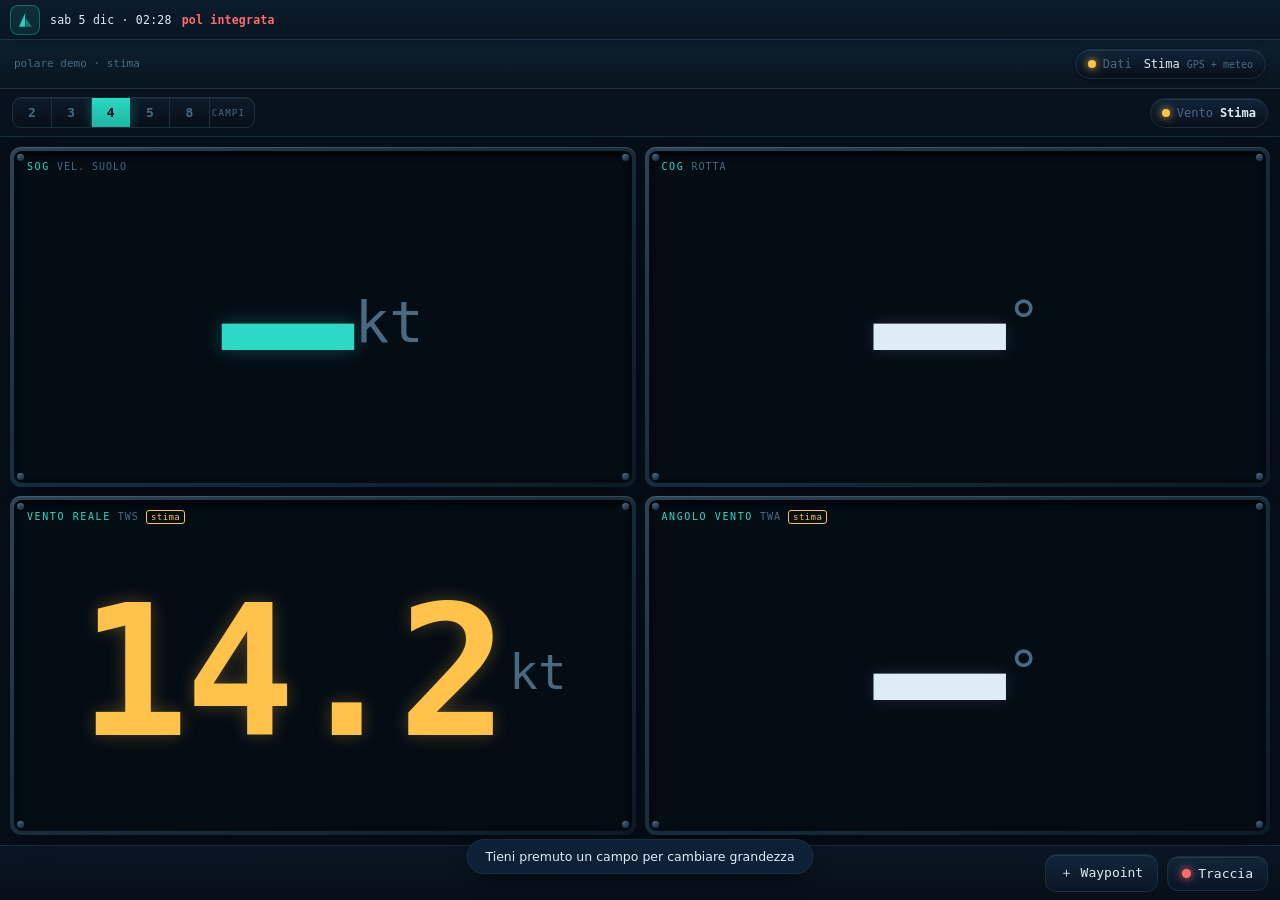
<file: cruscotto/index.html>
<!doctype html>
<html lang="it">
<head>
<meta charset="utf-8">
<meta name="viewport" content="width=device-width,initial-scale=1,viewport-fit=cover,user-scalable=no">
<title>Cruscotto · ProVela</title>
<style>
:root{
  --bg:#060e18; --bezel-hi:#2c4256; --bezel-lo:#0c1b28;
  --dp:#040c14; --ink:#deedf5; --sub:#4a6a82; --dim:#1a2e3e;
  --teal:#2BD9C4; --amber:#FFC24B; --coral:#FF6B6B; --green:#46d68a;
  --mono:ui-monospace,"SF Mono","Roboto Mono",Menlo,Consolas,monospace;
  --sans:system-ui,-apple-system,BlinkMacSystemFont,"Segoe UI",sans-serif;
}
*{box-sizing:border-box;-webkit-tap-highlight-color:transparent;margin:0;padding:0;}
html,body{height:100%;overflow:hidden;}
body{font-family:var(--mono);color:var(--ink);background:var(--bg);
  display:flex;flex-direction:column;height:100dvh;}

/* ── header ── */
header{flex:none;display:flex;align-items:center;justify-content:space-between;
  padding:9px 14px;background:linear-gradient(#0d1f30,#08151f);border-bottom:1px solid var(--dim);}
.hbrand{display:flex;align-items:center;gap:9px;}
.hbrand svg{flex-shrink:0;display:block;}
.back{display:flex;align-items:center;justify-content:center;width:26px;height:26px;
  border-radius:8px;color:var(--sub);text-decoration:none;font-size:20px;line-height:1;
  border:1px solid var(--dim);background:linear-gradient(#10243a,#080f19);}
.hboat{display:flex;flex-direction:column;line-height:1.25;}
.hboat b{color:var(--teal);font-size:14px;letter-spacing:.05em;}
.hboat small{color:var(--sub);font-size:11px;}
.src{display:flex;align-items:center;gap:7px;cursor:pointer;font-family:var(--mono);
  font-size:12px;padding:7px 12px;border-radius:999px;color:var(--ink);
  background:linear-gradient(#10243a,#080f19);border:1px solid var(--dim);
  box-shadow:inset 0 1px 0 rgba(255,255,255,.1), 0 2px 6px -3px #000;}
.src .led{width:8px;height:8px;border-radius:50%;background:var(--amber);box-shadow:0 0 9px var(--amber);}
.src.real .led{background:var(--teal);box-shadow:0 0 9px var(--teal);}
.src small{color:var(--sub);}

/* ── toolbar ── */
.toolbar{flex:none;display:flex;align-items:center;justify-content:space-between;gap:10px;
  padding:8px 12px;background:#08121c;border-bottom:1px solid var(--dim);}
.seg{display:flex;border:1px solid var(--dim);border-radius:9px;overflow:hidden;
  background:linear-gradient(#0c1b2a,#070f18);box-shadow:inset 0 1px 0 rgba(255,255,255,.05);}
.seg button{background:none;border:0;color:var(--sub);font-family:var(--mono);
  font-size:13px;font-weight:700;padding:7px 15px;cursor:pointer;letter-spacing:.04em;
  border-right:1px solid var(--dim);}
.seg button:last-child{border-right:0;}
.seg button.on{color:#060e18;background:linear-gradient(var(--teal),#1fb3a2);
  text-shadow:none;box-shadow:0 0 12px rgba(43,217,196,.35);}
.seg .cap{color:var(--sub);font-size:9px;letter-spacing:.14em;text-transform:uppercase;
  padding:0 9px 0 2px;align-self:center;font-weight:400;}
.wind-src{display:flex;align-items:center;gap:7px;cursor:pointer;font-family:var(--mono);
  font-size:12px;padding:7px 11px;border-radius:999px;color:var(--ink);
  background:linear-gradient(#10243a,#080f19);border:1px solid var(--dim);
  box-shadow:inset 0 1px 0 rgba(255,255,255,.08);}
.wind-src .led{width:8px;height:8px;border-radius:50%;background:var(--amber);box-shadow:0 0 8px var(--amber);}
.wind-src[data-w="signalk"] .led{background:var(--teal);box-shadow:0 0 8px var(--teal);}
.wind-src[data-w="manual"] .led{background:var(--green);box-shadow:0 0 8px var(--green);}
.wind-src b{color:var(--ink);font-weight:700;}
.wind-src .wcap{color:var(--sub);}
.src .wcap{color:var(--sub);margin-right:5px;}

/* ── griglia campi ── */
main{flex:1;min-height:0;padding:10px;}
.grid{height:100%;display:grid;gap:9px;}
.grid.n2{grid-template-columns:1fr;grid-template-rows:1fr 1fr;}
.grid.n4{grid-template-columns:1fr 1fr;grid-template-rows:1fr 1fr;}
.grid.n8{grid-template-columns:1fr 1fr;grid-template-rows:repeat(4,1fr);}
.grid.n5{grid-template-columns:1fr 1fr;grid-template-rows:1.35fr 1fr 1fr;}
.grid.n5 .compass{grid-column:1 / span 2;}
.grid.n3{grid-template-columns:1fr 1fr;grid-template-rows:3fr 1fr;}
.grid.n3 .compass{grid-column:1 / span 2;}
.slot.compass{cursor:pointer;}
.slot.compass .cwrap{position:absolute;inset:0;display:flex;align-items:center;justify-content:center;padding:10px;}

/* ── bezel + display ── */
.instr{position:relative;border-radius:11px;padding:4px;min-height:0;
  background:linear-gradient(148deg,var(--bezel-hi) 0%,#18303e 42%,var(--bezel-lo) 100%);
  box-shadow:0 8px 22px -12px rgba(0,0,0,.9),inset 0 1px 0 rgba(255,255,255,.14);}
.dp{height:100%;border-radius:8px;position:relative;overflow:hidden;
  background:repeating-linear-gradient(0deg,transparent 0,transparent 2px,rgba(0,8,20,.11) 2px,rgba(0,8,20,.11) 3px),var(--dp);
  box-shadow:inset 0 3px 9px rgba(0,0,0,.95),inset 0 0 0 1px rgba(255,255,255,.03);}
.viti{position:absolute;inset:0;pointer-events:none;z-index:2;}
.viti i{position:absolute;width:7px;height:7px;border-radius:50%;
  background:radial-gradient(circle at 35% 30%,#3a5873 0%,#152538 100%);box-shadow:inset 0 1px 1px rgba(255,255,255,.2);}
.viti i:nth-child(1){top:7px;left:7px;} .viti i:nth-child(2){top:7px;right:7px;}
.viti i:nth-child(3){bottom:7px;left:7px;} .viti i:nth-child(4){bottom:7px;right:7px;}

.lbl{font-size:10px;letter-spacing:.16em;text-transform:uppercase;color:var(--teal);
  display:flex;align-items:center;gap:7px;flex-wrap:wrap;}
.lbl .sub2{color:var(--sub);letter-spacing:.1em;}
.est{font-size:9px;border:1px solid var(--amber);color:var(--amber);border-radius:3px;
  padding:1px 4px;letter-spacing:.05em;text-transform:none;}
.est.man{border-color:var(--green);color:var(--green);}
.est.na{border-color:var(--sub);color:var(--sub);opacity:.8;}
.numrow{display:flex;align-items:baseline;gap:5px;line-height:1;}
.num{font-variant-numeric:tabular-nums;letter-spacing:-.02em;font-weight:700;
  color:var(--ink);text-shadow:0 0 18px rgba(180,220,235,.14);}
.num.teal{color:var(--teal);text-shadow:0 0 20px rgba(43,217,196,.3);}
.num.amber{color:var(--amber);text-shadow:0 0 18px rgba(255,194,75,.28);}
.num.green{color:var(--green);text-shadow:0 0 18px rgba(70,214,138,.28);}
.num.coral{color:var(--coral);text-shadow:0 0 18px rgba(255,107,107,.28);}
.unit{color:var(--sub);font-weight:400;}
.side-tag{font-size:12px;padding:2px 7px;border-radius:5px;font-weight:700;letter-spacing:.04em;}
.side-tag.p{background:#451520;color:var(--coral);} .side-tag.s{background:#0c2f20;color:var(--green);}

/* campo: etichetta in alto, numero che riempie lo spazio (fit via JS) */
.slot{cursor:pointer;user-select:none;-webkit-user-select:none;transition:transform .1s;}
.slot.press{transform:scale(.975);}
.slot .dp{display:flex;flex-direction:column;padding:10px 13px 12px;}
.slot .lbl{margin-bottom:2px;flex:none;}
.grid.n8 .slot .lbl{font-size:9px;letter-spacing:.12em;}
.slot .numrow{flex:1;align-items:center;justify-content:center;overflow:hidden;}
.slot .num{font-size:40px;line-height:1;text-align:center;}   /* impostato da fit() */
.slot .unit{font-size:14px;}

/* ── foglio (bottom sheet) ── */
.sheet{position:fixed;inset:0;z-index:20;display:none;}
.sheet.on{display:block;}
.sheet-bg{position:absolute;inset:0;background:rgba(2,7,14,.66);backdrop-filter:blur(2px);}
.sheet-card{position:absolute;left:0;right:0;bottom:0;max-height:82%;overflow-y:auto;
  background:linear-gradient(#0e2036,#0a1626);border-top:1px solid #223a52;
  border-radius:18px 18px 0 0;padding:16px 16px calc(20px + env(safe-area-inset-bottom));
  box-shadow:0 -12px 40px -12px #000;transform:translateY(100%);transition:transform .26s cubic-bezier(.3,.7,.3,1);}
.sheet.on .sheet-card{transform:translateY(0);}
.sheet-grip{width:38px;height:4px;border-radius:2px;background:#2a4560;margin:0 auto 12px;}
.sheet-h{font-family:var(--sans);font-size:13px;color:var(--sub);letter-spacing:.04em;
  text-transform:uppercase;margin-bottom:12px;text-align:center;}
.mgrid{display:grid;grid-template-columns:1fr 1fr;gap:8px;}
.mbtn{text-align:left;background:linear-gradient(#0c1b2a,#08121e);border:1px solid var(--dim);
  border-radius:11px;padding:11px 12px;cursor:pointer;color:var(--ink);font-family:var(--mono);}
.mbtn:active{transform:scale(.97);}
.mbtn.on{border-color:var(--teal);box-shadow:0 0 0 1px var(--teal) inset;}
.mbtn .mb-lbl{font-size:13px;font-weight:700;}
.mbtn .mb-sub{font-size:10px;color:var(--sub);margin-top:2px;letter-spacing:.04em;}

/* manuale vento */
.wrow{display:flex;align-items:center;justify-content:space-between;gap:12px;
  padding:12px 4px;border-bottom:1px solid var(--dim);}
.wrow:last-of-type{border-bottom:0;}
.wlbl{font-size:11px;letter-spacing:.12em;text-transform:uppercase;color:var(--teal);}
.wlbl small{display:block;color:var(--sub);letter-spacing:.06em;margin-top:3px;text-transform:none;}
.stepper{display:flex;align-items:center;gap:8px;}
.stepper button{width:38px;height:38px;border-radius:10px;border:1px solid var(--dim);
  background:linear-gradient(#12263c,#0a1524);color:var(--ink);font-size:20px;cursor:pointer;
  font-family:var(--mono);box-shadow:inset 0 1px 0 rgba(255,255,255,.08);}
.stepper button:active{transform:scale(.94);}
.stepper input{width:78px;text-align:center;background:var(--dp);border:1px solid var(--dim);
  border-radius:9px;color:var(--ink);font-family:var(--mono);font-size:24px;font-weight:700;
  padding:6px 4px;outline:none;font-variant-numeric:tabular-nums;-moz-appearance:textfield;}
.stepper input::-webkit-outer-spin-button,.stepper input::-webkit-inner-spin-button{-webkit-appearance:none;margin:0;}
.stepper .su{color:var(--sub);font-size:13px;width:20px;}
.sheet-done{width:100%;margin-top:16px;padding:13px;border-radius:12px;border:0;cursor:pointer;
  background:var(--teal);color:#060e18;font-family:var(--mono);font-size:14px;font-weight:700;letter-spacing:.03em;}

/* barra registrazione */
.recbar{flex:none;display:flex;align-items:center;gap:9px;padding:8px 12px calc(8px + env(safe-area-inset-bottom));
  background:linear-gradient(#0a1626,#070f18);border-top:1px solid var(--dim);}
.rec-wp{flex:1;min-width:0;font-size:11px;color:var(--sub);letter-spacing:.04em;
  white-space:nowrap;overflow:hidden;text-overflow:ellipsis;}
.rec-wp b{color:var(--teal);font-weight:700;}
.rec-btn{display:flex;align-items:center;gap:7px;cursor:pointer;font-family:var(--mono);
  font-size:13px;padding:9px 14px;border-radius:11px;color:var(--ink);
  background:linear-gradient(#12263c,#0a1524);border:1px solid var(--dim);
  box-shadow:inset 0 1px 0 rgba(255,255,255,.08);}
.rec-btn:active{transform:scale(.96);}
.rec-btn.trk .dot{width:9px;height:9px;border-radius:50%;background:var(--coral);box-shadow:0 0 8px var(--coral);}
.rec-btn.rec{border-color:var(--coral);color:var(--coral);}
.rec-btn.rec .dot{animation:blink 1s steps(2,start) infinite;}
@keyframes blink{50%{opacity:.25;}}

/* toast */
.toast{position:fixed;bottom:26px;left:50%;transform:translateX(-50%) translateY(16px);
  background:#0e2036;border:1px solid var(--dim);border-radius:999px;padding:9px 18px;
  font-family:var(--sans);font-size:12.5px;color:var(--ink);opacity:0;z-index:30;
  transition:opacity .25s,transform .25s;pointer-events:none;white-space:nowrap;
  box-shadow:0 8px 24px -8px rgba(0,0,0,.8);}
.toast.on{opacity:1;transform:translateX(-50%) translateY(0);}
</style>
</head>
<body>
<!-- ===== rf-topbar: barra fissa trasversale ProVela (inietta subito dopo <body>) ===== -->
<style>
.rf-topbar{position:fixed;top:0;left:0;right:0;height:40px;z-index:9000;display:flex;align-items:center;gap:10px;
  padding:0 10px;background:linear-gradient(#0c1c2e,#081521);border-bottom:1px solid #1a3248;
  font-family:ui-monospace,"SF Mono","Roboto Mono",Menlo,Consolas,monospace;color:#5a7a94;font-size:11.5px;
  letter-spacing:.02em;-webkit-user-select:none;user-select:none;box-shadow:0 2px 10px -6px rgba(0,0,0,.8);}
.rf-topbar a.rf-home{display:flex;align-items:center;justify-content:center;width:30px;height:30px;flex:none;
  border-radius:8px;background:rgba(43,217,196,.1);border:1px solid rgba(43,217,196,.35);text-decoration:none;}
.rf-topbar a.rf-home:active{transform:scale(.92);}
.rf-topbar .rf-dt{color:#deedf5;white-space:nowrap;}
.rf-topbar .rf-sun{display:none;}
.rf-topbar .rf-sun b{color:#FFC24B;font-weight:600;}
.rf-topbar .rf-pol{white-space:nowrap;overflow:hidden;text-overflow:ellipsis;max-width:46%;color:#5a7a94;}
.rf-topbar .rf-pol b{color:#2BD9C4;font-weight:600;}
.rf-topbar .rf-pol .mod{color:#cfe2ee;}
.rf-topbar .rf-pol .pol{color:#FFC24B;font-weight:600;}
.rf-topbar .rf-pol .pol.warn{color:#FF6B6B;}
.rf-topbar .rf-spacer{flex:1;}
.rf-topbar .rf-status{white-space:nowrap;overflow:hidden;text-overflow:ellipsis;max-width:44%;}
.rf-topbar .rf-status.wp b{color:#2BD9C4;font-weight:600;}
.rf-topbar .rf-status.rec{color:#FF6B6B;font-weight:600;}
.rf-topbar .rf-status .dot{display:inline-block;width:8px;height:8px;border-radius:50%;background:#FF6B6B;
  margin-right:5px;vertical-align:middle;animation:rfblink 1s steps(2,start) infinite;}
@keyframes rfblink{50%{opacity:.25}}
body{padding-top:40px!important;}
@media (max-width:360px){.rf-topbar .rf-sun{display:none;}}
@media (max-width:480px){.rf-topbar .rf-pol .mod{display:none;}}
</style>
<div class="rf-topbar" role="banner">
  <a class="rf-home" href="../" aria-label="Torna al menu ProVela" title="Menu ProVela">
    <svg viewBox="0 0 64 64" width="19" height="19" aria-hidden="true"><path d="M32 8 L32 56 L10 56 Z" fill="#2BD9C4" opacity=".95"/><path d="M32 26 L54 56 L32 56 Z" fill="#2BD9C4" opacity=".45"/><line x1="32" y1="6" x2="32" y2="58" stroke="#1a4a42" stroke-width="3"/></svg>
  </a>
  <span class="rf-dt" id="rfDt">—</span>
  <span class="rf-sun" id="rfSun"></span>
  <span class="rf-pol" id="rfPol" title=""></span>
  <span class="rf-spacer"></span>
  <span class="rf-status" id="rfStatus"></span>
</div>
<script>
(function(){
  var D=["dom","lun","mar","mer","gio","ven","sab"], MO=["gen","feb","mar","apr","mag","giu","lug","ago","set","ott","nov","dic"];
  var DEFAULT=[45.65,13.77]; // Golfo di Trieste — default Alto Adriatico
  function coords(){try{var p=JSON.parse(localStorage.getItem("raffyca-pos")||"null");if(p&&isFinite(p.lat)&&isFinite(p.lon))return[p.lat,p.lon];}catch(e){}return DEFAULT;}
  // alba/tramonto — equazione del sole (nessuna rete, ~1 min di precisione)
  function sunTimes(date,lat,lon){
    var rad=Math.PI/180, deg=180/Math.PI, J2000=2451545;
    var dayMs=Date.UTC(date.getFullYear(),date.getMonth(),date.getDate());
    var n=Math.round(dayMs/86400000 - 0.5 + 2440588 - J2000 + 0.0008);
    var Jstar=n - lon/360;
    var M=(357.5291 + 0.98560028*Jstar)%360;
    var C=1.9148*Math.sin(M*rad)+0.02*Math.sin(2*M*rad)+0.0003*Math.sin(3*M*rad);
    var lam=(M+C+180+102.9372)%360;
    var Jtr=J2000 + Jstar + 0.0053*Math.sin(M*rad) - 0.0069*Math.sin(2*lam*rad);
    var dec=Math.asin(Math.sin(lam*rad)*Math.sin(23.44*rad));
    var co=(Math.sin(-0.833*rad)-Math.sin(lat*rad)*Math.sin(dec))/(Math.cos(lat*rad)*Math.cos(dec));
    if(co>1)return{rise:null,set:null}; if(co<-1)return{rise:null,set:null};
    var w=Math.acos(co)*deg;
    var toDate=function(J){return new Date((J-2440588+0.5)*86400000);};
    return{rise:toDate(Jtr-w/360),set:toDate(Jtr+w/360)};
  }
  function hhmm(d){return d?d.toLocaleTimeString("it",{hour:"2-digit",minute:"2-digit"}):"—";}
  var elDt=document.getElementById("rfDt"), elSun=document.getElementById("rfSun"), elSt=document.getElementById("rfStatus");
  var elPol=document.getElementById("rfPol");
  function esc(x){return String(x).replace(/[&<>"]/g,function(c){return {'&':'&amp;','<':'&lt;','>':'&gt;','"':'&quot;'}[c];});}
  function polarLabel(){
    var p=null;try{p=JSON.parse(localStorage.getItem("raffyca-polar")||"null");}catch(e){}
    if(!p||!p.twa||!p.data||!p.twa.length)return{txt:"integrata",cls:"warn"};
    var m=p.meta||{};
    if(m.source==="generica"||m.generic)return{txt:(m.boat||"generica"),cls:"warn"};
    if(m.boat)return{txt:m.boat,cls:""};
    if(m.source==="csv")return{txt:"CSV",cls:""};
    return{txt:(m.source||"attiva"),cls:""};
  }
  function tickPolar(){
    if(!elPol)return;
    var pr=null;try{pr=JSON.parse(localStorage.getItem("raffyca-profile")||"null");}catch(e){}
    var boat=(pr&&pr.boat)||"",model=(pr&&pr.model)||"";
    var L=polarLabel();
    var h="";
    if(boat)h+='<b>'+esc(boat)+'</b>';
    if(model)h+=(h?" · ":"")+'<span class="mod">'+esc(model)+'</span>';
    h+=(h?" · ":"")+'<span class="pol '+L.cls+'">pol '+esc(L.txt)+'</span>';
    elPol.innerHTML=h;
    elPol.title=[boat,model,"polare: "+L.txt].filter(Boolean).join(" · ");
  }
  var sunDay="";
  function tickClock(){
    var now=new Date();
    elDt.textContent=D[now.getDay()]+" "+now.getDate()+" "+MO[now.getMonth()]+" · "+now.toLocaleTimeString("it",{hour:"2-digit",minute:"2-digit"});
    var key=now.toDateString();
    if(key!==sunDay){sunDay=key;var c=coords();var s=sunTimes(now,c[0],c[1]);elSun.innerHTML="&#9728; <b>"+hhmm(s.rise)+"</b> &nbsp;&#9790; <b>"+hhmm(s.set)+"</b>";}
  }
  function tickStatus(){
    var rec=null,id="";
    try{rec=JSON.parse(localStorage.getItem("raffyca-rec")||"null");}catch(e){}
    if(rec&&rec.on){elSt.className="rf-status rec";elSt.innerHTML='<span class="dot"></span>REC GPX'+(rec.pts?" · "+rec.pts+" pt":"");return;}
    try{id=localStorage.getItem("raffyca-active-wp")||"";}catch(e){}
    if(id){var w=null;try{w=(JSON.parse(localStorage.getItem("raffyca-waypoints")||"[]")).find(function(x){return x.id===id;});}catch(e){}
      if(w){elSt.className="rf-status wp";elSt.innerHTML="&#9873; WP: <b>"+w.name+"</b>";return;}}
    elSt.className="rf-status";elSt.textContent="";
  }
  tickClock();tickStatus();tickPolar();
  setInterval(tickClock,20000);
  setInterval(tickStatus,3000);
  setInterval(tickPolar,5000);
  window.addEventListener("storage",tickStatus);window.addEventListener("storage",tickPolar);
  document.addEventListener("visibilitychange",function(){if(!document.hidden){tickClock();tickStatus();tickPolar();}});
})();
</script>
<!-- ===== /rf-topbar ===== -->

<header>
  <div class="hbrand">
    <div class="hboat"><small id="profile">First 36.7 · polare ORC</small></div>
  </div>
  <button class="src" id="src">
    <span class="led"></span><span class="wcap">Dati</span><span id="srcTx">Stima</span><small id="srcSub">GPS + meteo</small>
  </button>
</header>

<div class="toolbar">
  <div class="seg" id="segLayout">
    <button data-n="2">2</button><button data-n="3">3</button><button data-n="4" class="on">4</button><button data-n="5">5</button><button data-n="8">8</button>
    <span class="cap">campi</span>
  </div>
  <button class="wind-src" id="windSrc" data-w="estimate">
    <span class="led"></span><span class="wcap">Vento</span><b id="windTx">Stima</b>
  </button>
</div>

<main><div class="grid n4" id="grid"></div></main>

<div class="recbar">
  <div class="rec-wp" id="recWp" style="flex:1"></div>
  <button class="rec-btn" id="btnWpt">＋ Waypoint</button>
  <button class="rec-btn trk" id="btnTrk"><span class="dot"></span><span id="trkTx">Traccia</span></button>
</div>

<!-- foglio: scelta grandezza -->
<div class="sheet" id="pick">
  <div class="sheet-bg" data-close></div>
  <div class="sheet-card">
    <div class="sheet-grip"></div>
    <div class="sheet-h">Grandezza da mostrare</div>
    <div class="mgrid" id="mgrid"></div>
  </div>
</div>

<!-- foglio: vento manuale -->
<div class="sheet" id="wsheet">
  <div class="sheet-bg" data-close></div>
  <div class="sheet-card">
    <div class="sheet-grip"></div>
    <div class="sheet-h">Vento manuale</div>
    <div class="wrow">
      <div class="wlbl">TWS<small>velocità vento reale</small></div>
      <div class="stepper">
        <button data-k="tws" data-d="-0.5">−</button>
        <input id="mwTws" type="number" step="0.5" inputmode="decimal"><span class="su">kt</span>
        <button data-k="tws" data-d="0.5">+</button>
      </div>
    </div>
    <div class="wrow">
      <div class="wlbl">TWD<small>direzione vento reale</small></div>
      <div class="stepper">
        <button data-k="twd" data-d="-5">−</button>
        <input id="mwTwd" type="number" step="5" inputmode="numeric"><span class="su">°</span>
        <button data-k="twd" data-d="5">+</button>
      </div>
    </div>
    <button class="sheet-done" data-close>Fatto</button>
  </div>
</div>

<div class="toast" id="toast"></div>

<script>
"use strict";
const $=id=>document.getElementById(id);
const reduce=matchMedia('(prefers-reduced-motion:reduce)').matches;
const pad3=n=>String(Math.round(n)).padStart(3,'0');

/* ── stato simulato ── */
const S={tws:14.2,twd:158,sog:6.7,cog:118,hdg:121,stw:6.9,dep:18.4,tmp:16.3,pol:91,
         xte:22,xside:1,brg:94,dtw:0.42,lat:45.6480,lon:13.7560};
let SRC='estimate';           // estimate | signalk  (i due metodi)
let WIND='estimate';          // estimate | signalk | manual
const MW={tws:12,twd:160};    // vento manuale

/* ── catalogo grandezze ── */
var HEEL={val:0,ready:false,_on:false};
function startHeel(){ if(HEEL._on)return; HEEL._on=true;
  window.addEventListener('deviceorientation',function(e){
    if(e.gamma==null)return; HEEL.ready=true; HEEL.val=HEEL.val+0.18*(e.gamma-HEEL.val);   /* smoothing EMA */
  });
}
function requestHeelPerm(){try{
  if(typeof DeviceOrientationEvent!=='undefined'&&typeof DeviceOrientationEvent.requestPermission==='function'){
    DeviceOrientationEvent.requestPermission().then(function(r){if(r==='granted')startHeel();}).catch(function(){});
  } else { startHeel(); }
}catch(e){startHeel();}}
(function armHeel(){
  var needsPerm=(typeof DeviceOrientationEvent!=='undefined'&&typeof DeviceOrientationEvent.requestPermission==='function');
  if(!needsPerm){ startHeel(); return; }                 /* Android/desktop: avvio subito */
  /* iOS 13+: il permesso va chiesto su un gesto utente. Aggancio in fase di CATTURA
     cosi scatta al primo tocco anche se un bottone ferma la propagazione. */
  var done=false;
  function go(){ if(done)return; done=true; requestHeelPerm();
    ['pointerdown','touchend','click'].forEach(function(ev){window.removeEventListener(ev,go,true);}); }
  ['pointerdown','touchend','click'].forEach(function(ev){window.addEventListener(ev,go,true);});
})();
function cruPos(){try{var p=JSON.parse(localStorage.getItem('raffyca-pos')||'null');if(p&&isFinite(p.lat)&&isFinite(p.lon))return p;}catch(e){}return null;}
function fmtDM(v,hs){var h=v>=0?hs[0]:hs[1];v=Math.abs(v);var d=Math.floor(v),m=(v-d)*60;return d+'\u00b0'+m.toFixed(1)+"'"+h;}
function fmtHM(h){if(h==null||!isFinite(h))return '\u2014';var t=Math.round(h*60);return Math.floor(t/60)+':'+('0'+(t%60)).slice(-2);}
function fmtClk(d){return ('0'+d.getHours()).slice(-2)+':'+('0'+d.getMinutes()).slice(-2);}
function sunTimes(date,lat,lon){var rad=Math.PI/180,deg=180/Math.PI,J2000=2451545;
  var n=Math.round(Date.UTC(date.getFullYear(),date.getMonth(),date.getDate())/86400000-0.5+2440588-J2000+0.0008);
  var Js=n-lon/360,M=(357.5291+0.98560028*Js)%360,C=1.9148*Math.sin(M*rad)+0.02*Math.sin(2*M*rad)+0.0003*Math.sin(3*M*rad);
  var lam=(M+C+180+102.9372)%360,Jtr=J2000+Js+0.0053*Math.sin(M*rad)-0.0069*Math.sin(2*lam*rad);
  var dec=Math.asin(Math.sin(lam*rad)*Math.sin(23.44*rad)),co=(Math.sin(-0.833*rad)-Math.sin(lat*rad)*Math.sin(dec))/(Math.cos(lat*rad)*Math.cos(dec));
  if(co>1||co<-1)return{rise:null,set:null};var w=Math.acos(co)*deg,td=function(J){return new Date((J-2440588+0.5)*86400000);};
  return{rise:td(Jtr-w/360),set:td(Jtr+w/360)};}
const METRICS=[
  {id:'sog',lbl:'SOG',  sub:'vel. suolo', unit:'kt',color:'teal', fmt:E=>E.sog==null?'—':E.sog.toFixed(1)},
  {id:'cog',lbl:'COG',  sub:'rotta',      unit:'°', color:'',     fmt:E=>E.cog==null?'—':pad3(E.cog)},
  {id:'hdg',lbl:'Prua', sub:'HDG',        unit:'°', color:'',     fmt:E=>E.hdg==null?'—':pad3(E.hdg)},
  {id:'stw',lbl:'Vel. barca',sub:'STW',   unit:'kt',color:'',     fmt:E=>E.stw==null?'—':E.stw.toFixed(1)},
  {id:'twa',lbl:'Angolo vento',sub:'TWA', unit:'°', color:'',     fmt:E=>E.twa==null?'—':Math.round(Math.abs(E.twa)),
    tag:E=>E.twa==null?null:(E.twa<0?{t:'◄ Sx',c:'p'}:{t:'Dx ►',c:'s'})},
  {id:'tws',lbl:'Vento reale',sub:'TWS',  unit:'kt',color:'amber',fmt:E=>E.tws.toFixed(1)},
  {id:'twd',lbl:'Direz. vento',sub:'TWD', unit:'°', color:'amber',fmt:E=>pad3(E.twd)},
  {id:'vmg',lbl:'VMG',  sub:'',           unit:'kt',color:'teal', fmt:E=>E.vmg==null?'—':E.vmg.toFixed(1)},
  {id:'pol',lbl:'% polare',sub:'',        unit:'%', color:'amber',fmt:E=>E.pol==null?'—':Math.round(E.pol)},
  {id:'dep',lbl:'Profondità',sub:'',      unit:'m', color:'amber',fmt:E=>E.dep==null?'—':E.dep.toFixed(1)},
  {id:'tmp',lbl:'Temp. acqua',sub:'',     unit:'°C',color:'',     fmt:E=>E.tmp==null?'—':E.tmp.toFixed(1)},
  {id:'xte',lbl:'XTE',  sub:'scarto rotta',unit:'m',color:'dyn',  fmt:E=>E.xte==null?'—':Math.round(E.xte)},
  {id:'brg',lbl:'Rotta WP',sub:'verso waypoint', unit:'°', color:'', fmt:E=>E.brg==null?'—':pad3(E.brg)},
  {id:'dtw',lbl:'Dist. WP',sub:'',        unit:'NM',color:'amber',fmt:E=>E.dtw==null?'—':E.dtw.toFixed(2)},
  {id:'awa',lbl:'Angolo app.',sub:'AWA', unit:'\u00b0', color:'', fmt:E=>E.awa==null?'—':Math.round(Math.abs(E.awa)),
    tag:E=>E.awa==null?null:(E.awa<0?{t:'\u25c4 Sx',c:'p'}:{t:'Dx \u25ba',c:'s'})},
  {id:'aws',lbl:'Vento app.',sub:'AWS',  unit:'kt',color:'amber',fmt:E=>E.aws==null?'—':E.aws.toFixed(1)},
  {id:'ttg',lbl:'Tempo a WP',sub:'TTG',  unit:'',  color:'teal', fmt:E=>fmtHM(E.ttg)},
  {id:'eta',lbl:'Arrivo WP',sub:'ETA',   unit:'',  color:'teal', fmt:E=>{var t=E.ttg;if(t==null)return '\u2014';return fmtClk(new Date(Date.now()+t*3600000));}},
  {id:'heel',lbl:'Sbandamento',sub:'',   unit:'\u00b0', color:'', fmt:E=>HEEL.ready?Math.round(Math.abs(HEEL.val)):'\u2014',
    tag:E=>!HEEL.ready?null:(HEEL.val<0?{t:'\u25c4 Sx',c:'p'}:{t:'Dx \u25ba',c:'s'})},
  {id:'clk',lbl:'Data e ora',sub:'',     unit:'',  color:'', fmt:E=>{var d=new Date();return ('0'+d.getDate()).slice(-2)+'/'+('0'+(d.getMonth()+1)).slice(-2)+' '+fmtClk(d);}},
  {id:'pos',lbl:'Coordinate',sub:'lat / lon',unit:'',color:'',fmt:E=>{var p=cruPos();return p?fmtDM(p.lat,['N','S'])+' '+fmtDM(p.lon,['E','W']):'\u2014';}},
  {id:'sun',lbl:'Alba / Tramonto',sub:'', unit:'', color:'amber',fmt:E=>{var p=cruPos()||{lat:45.65,lon:13.77};var st=sunTimes(new Date(),p.lat,p.lon);return (st.rise?fmtClk(st.rise):'\u2014')+'/'+(st.set?fmtClk(st.set):'\u2014');}},
];
const M_BY={}; METRICS.forEach(m=>M_BY[m.id]=m);

/* ── config (persistita) ── */
const DEF={2:['sog','twa'],
           3:['sog','tws'],
           4:['sog','cog','tws','twa'],
           5:['sog','stw','tws','twa'],
           8:['sog','cog','hdg','stw','tws','twd','dep','xte']};
let N=4;
let ASSIGN={2:DEF[2].slice(),3:DEF[3].slice(),4:DEF[4].slice(),5:DEF[5].slice(),8:DEF[8].slice()};
let COMPASS_MODE='north'; // north | heading | wp
const COMPASS_LAYOUTS=[3,5];           // layout con bussola grande + campi configurabili
const tileCount=n=>n===5?4:n===3?2:n;  // quanti campi configurabili per ogni layout
function load(){
  try{const c=JSON.parse(localStorage.getItem('raffyca-dash')||'{}');
    if(c.n)N=c.n;
    if(c.assign){[2,3,4,5,8].forEach(k=>{const need=tileCount(k);if(Array.isArray(c.assign[k])&&c.assign[k].length===need)ASSIGN[k]=c.assign[k];});}
    if(c.cmode)COMPASS_MODE=c.cmode;
    if(c.wind)WIND=c.wind;
    if(c.mw){MW.tws=c.mw.tws;MW.twd=c.mw.twd;}
  }catch(e){}
}
function save(){localStorage.setItem('raffyca-dash',JSON.stringify({n:N,assign:ASSIGN,wind:WIND,mw:MW,cmode:COMPASS_MODE}));}

/* ── polare condivisa (raffyca-polar): % polare reale ── */
const POL_DEMO={twa:[0,52,60,75,90,110,120,135,150,180],
  tws:[6,8,10,12,14,16,20],
  data:[[0,0,0,0,0,0,0],
        [5.4,6.2,6.6,6.8,6.9,6.95,7.0],
        [5.6,6.4,6.8,7.0,7.1,7.2,7.3],
        [5.9,6.6,7.0,7.3,7.5,7.65,7.8],
        [5.8,6.6,7.0,7.4,7.75,8.0,8.4],
        [5.6,6.6,7.2,7.7,8.05,8.35,8.9],
        [5.4,6.5,7.1,7.6,8.15,8.7,9.5],
        [4.9,6.0,6.7,7.2,7.75,8.3,9.9],
        [4.1,5.2,6.1,6.75,7.2,7.7,8.8],
        [0,0,0,0,0,0,0]]};
let POL=POL_DEMO, POL_META=null;
function loadPolar(){
  try{const s=JSON.parse(localStorage.getItem('raffyca-polar')||'null');
    if(s&&Array.isArray(s.twa)&&Array.isArray(s.tws)&&Array.isArray(s.data)&&s.twa.length&&s.tws.length&&s.data.length){
      POL=s; POL_META=s.meta||null; updateProfileSub(); return;}
  }catch(e){}
  POL=POL_DEMO; POL_META=null; updateProfileSub();
}
function profileSub(){
  var b=(POL_META&&POL_META.boat)?POL_META.boat:'polare demo';
  var tail=(SRC==='signalk')?'i50/i60':((POL_META&&POL_META.source)?POL_META.source:'stima');
  return b+' \u00b7 '+tail;
}
function updateProfileSub(){var el=document.getElementById('profile');if(el)el.textContent=profileSub();}
function polSpan(arr,x){if(x<=arr[0])return[0,0];if(x>=arr[arr.length-1])return[arr.length-2,1];
  for(let i=0;i<arr.length-1;i++)if(x<=arr[i+1])return[i,(x-arr[i])/(arr[i+1]-arr[i])];return[arr.length-2,1];}
function polarTarget(twa,tws){
  const A=POL.twa,W=POL.tws,D=POL.data;
  let a=Math.abs(twa)%360; if(a>180)a=360-a;
  const ai=polSpan(A,a),wi=polSpan(W,Math.max(0,tws));
  const a0=ai[0],af=ai[1],w0=wi[0],wf=wi[1];
  const cell=(i,j)=>{const r=D[i]||[];const v=+r[j];return isFinite(v)?v:0;};
  const top=cell(a0,w0)+(cell(a0,w0+1)-cell(a0,w0))*wf;
  const bot=cell(a0+1,w0)+(cell(a0+1,w0+1)-cell(a0+1,w0))*wf;
  return top+(bot-top)*af;
}

/* ── GPS reale (posizione, SOG, COG) ── */
var GPS={lat:null,lon:null,sog:null,cog:null,ts:0,ok:false,_prev:null};
function bearing(la1,lo1,la2,lo2){var r=Math.PI/180;
  var y=Math.sin((lo2-lo1)*r)*Math.cos(la2*r);
  var x=Math.cos(la1*r)*Math.sin(la2*r)-Math.sin(la1*r)*Math.cos(la2*r)*Math.cos((lo2-lo1)*r);
  return (Math.atan2(y,x)/r+360)%360;}
function gpsFresh(){return GPS.ok&&GPS.lat!=null&&(Date.now()-GPS.ts)<15000;}
function gpsStart(){
  if(!navigator.geolocation)return;
  navigator.geolocation.watchPosition(function(pp){
    var c=pp.coords,now=Date.now();
    GPS.lat=c.latitude;GPS.lon=c.longitude;GPS.ts=now;GPS.ok=true;
    if(c.speed!=null&&isFinite(c.speed)&&c.speed>=0){GPS.sog=c.speed*1.94384;}
    else if(GPS._prev){var dt=(now-GPS._prev.ts)/1000;
      if(dt>0){var dm=hav([GPS._prev.lat,GPS._prev.lon],[c.latitude,c.longitude]);GPS.sog=(dm/dt)*1.94384;}}
    if(c.heading!=null&&isFinite(c.heading)&&(GPS.sog==null||GPS.sog>0.5)){GPS.cog=c.heading;}
    else if(GPS._prev){var dd=hav([GPS._prev.lat,GPS._prev.lon],[c.latitude,c.longitude]);
      if(dd>3)GPS.cog=bearing(GPS._prev.lat,GPS._prev.lon,c.latitude,c.longitude);}
    GPS._prev={lat:c.latitude,lon:c.longitude,ts:now};
    try{localStorage.setItem('raffyca-pos',JSON.stringify({lat:c.latitude,lon:c.longitude}));}catch(e){}
    paint();
  },function(){GPS.ok=false;paint();},{enableHighAccuracy:true,maximumAge:2000,timeout:20000});
}
function wpTarget(){try{var id=localStorage.getItem('raffyca-active-wp')||'';if(!id)return null;
  var w=(JSON.parse(localStorage.getItem('raffyca-waypoints')||'[]')).find(function(x){return x.id===id;});
  if(!w||!isFinite(w.lat)||!isFinite(w.lon))return null;return w;}catch(e){return null;}}

/* ── stato effettivo secondo sorgenti ── */
function eff(){
  const fresh=gpsFresh();
  const E={};
  E.sog = fresh? GPS.sog : null;
  E.cog = (fresh&&GPS.cog!=null)? GPS.cog : null;
  E.hdg = E.cog;                          /* telefono: prua ≈ COG */
  E.stw = SRC==='signalk'? S.stw : null;  /* STW solo da strumenti di bordo */
  E.dep = SRC==='signalk'? S.dep : null;
  E.tmp = SRC==='signalk'? S.tmp : null;
  if(WIND==='manual'){E.tws=MW.tws;E.twd=MW.twd;}
  else {E.tws=S.tws;E.twd=S.twd;}
  var spd=(E.stw!=null)?E.stw:E.sog;      /* velocità per VMG/AWA: STW se c'è, altrimenti SOG */
  if(E.cog!=null){
    let d=((E.twd-E.cog+540)%360)-180;    // -180..180, >0 = dritta (S), <0 = sinistra (P)
    E.twa=d;
    E.vmg=(spd!=null)?Math.abs(spd*Math.cos(d*Math.PI/180)):null;
    var twaR=d*Math.PI/180;
    if(spd!=null){
      E.aws=Math.sqrt(E.tws*E.tws+spd*spd+2*E.tws*spd*Math.cos(twaR));
      E.awa=(E.aws>0.05)?Math.atan2(E.tws*Math.sin(twaR),E.tws*Math.cos(twaR)+spd)*180/Math.PI:0;
    } else {E.aws=null;E.awa=null;}
  } else {E.twa=null;E.vmg=null;E.aws=null;E.awa=null;}
  var polSpd=(E.stw!=null)?E.stw:E.sog;
  if(E.twa!=null&&polSpd!=null){const tgt=polarTarget(E.twa,E.tws);
    E.pol=tgt>0.3?Math.max(0,Math.min(120,100*polSpd/tgt)):0;}
  else E.pol=null;
  var pos=fresh?[GPS.lat,GPS.lon]:null, wp=wpTarget();
  if(pos&&wp){E.brg=bearing(pos[0],pos[1],wp.lat,wp.lon);
    E.dtw=hav(pos,[wp.lat,wp.lon])/1852;
    E.ttg=(E.sog!=null&&E.sog>0.2)?E.dtw/E.sog:null;}
  else {E.brg=null;E.dtw=null;E.ttg=null;}
  E.xte=null;                             /* XTE richiede una tratta origine→WP: non disponibile */
  return E;
}
function chip(id){
  if(id==='dep'||id==='tmp'||id==='stw') return SRC==='estimate'?{t:'n/d',c:'na'}:null;
  if(id==='hdg') return {t:'≈COG',c:''};
  if(['tws','twd','twa','vmg','pol'].includes(id))
    return WIND==='estimate'?{t:'stima',c:''}:WIND==='manual'?{t:'man',c:'man'}:null;
  return null;
}

/* ── bussola (layout 5) ── */
function cpol(cx,cy,r,deg){var t=deg*Math.PI/180;return [cx+r*Math.sin(t), cy-r*Math.cos(t)];}
function compassSVG(hdg,brg,mode){
  var cx=100,cy=100;
  var noHdg=(hdg==null||!isFinite(hdg)); hdg=noHdg?0:((hdg%360)+360)%360;
  var hasWP=(brg!=null&&isFinite(brg)); if(hasWP)brg=((brg%360)+360)%360;
  var rot = mode==='heading'? -hdg : (mode==='wp'? -(hasWP?brg:hdg) : 0);
  var s='';
  s+='<circle cx="100" cy="100" r="96" fill="#08131f" stroke="#1a3550" stroke-width="1.5"/>';
  for(var a=0;a<360;a+=10){var mj=(a%30===0);var p1=cpol(cx,cy,94,a+rot),p2=cpol(cx,cy,mj?83:88,a+rot);
    s+='<line x1="'+p1[0].toFixed(1)+'" y1="'+p1[1].toFixed(1)+'" x2="'+p2[0].toFixed(1)+'" y2="'+p2[1].toFixed(1)+'" stroke="#2a4a68" stroke-width="'+(mj?1.6:0.8)+'"/>';}
  [[0,'N','#cfe3f2'],[90,'E','#6f93b2'],[180,'S','#6f93b2'],[270,'O','#6f93b2']].forEach(function(c){
    var p=cpol(cx,cy,72,c[0]+rot);
    s+='<text x="'+p[0].toFixed(1)+'" y="'+(p[1]+4.5).toFixed(1)+'" text-anchor="middle" font-size="13" font-weight="700" fill="'+c[2]+'" font-family="ui-monospace,monospace">'+c[1]+'</text>';});
  function arrow(deg,color,op){var ap=cpol(cx,cy,90,deg);var t=deg*Math.PI/180,w=8;
    var b1=[cx+w*Math.cos(t),cy+w*Math.sin(t)],b2=[cx-w*Math.cos(t),cy-w*Math.sin(t)];
    return '<polygon points="'+ap[0].toFixed(1)+','+ap[1].toFixed(1)+' '+b1[0].toFixed(1)+','+b1[1].toFixed(1)+' '+b2[0].toFixed(1)+','+b2[1].toFixed(1)+'" fill="'+color+'" opacity="'+op+'"/>';}
  s+=arrow(hdg+rot,'#2BD9C4',noHdg?0.25:0.9);
  if(hasWP)s+=arrow(brg+rot,'#FFC24B',0.8);
  s+='<circle cx="100" cy="100" r="46" fill="#08131f"/><circle cx="100" cy="100" r="46" fill="none" stroke="#1a3550" stroke-width="1"/>';
  s+='<text x="100" y="95" text-anchor="middle" font-size="27" font-weight="700" fill="#cfe3f2" font-family="ui-monospace,monospace" letter-spacing="-1">'+(noHdg?'———':pad3(Math.round(hdg)))+'</text>';
  s+='<text x="100" y="110" text-anchor="middle" font-size="8.5" fill="#6f93b2" font-family="ui-monospace,monospace" letter-spacing="1.5">PRUA</text>';
  if(hasWP)s+='<text x="100" y="127" text-anchor="middle" font-size="10.5" font-weight="700" fill="#FFC24B" font-family="ui-monospace,monospace">WP '+pad3(Math.round(brg))+'\u00b0</text>';
  var ml=mode==='heading'?'PRUA su':mode==='wp'?'WP su':'NORD su';
  s+='<text x="100" y="17" text-anchor="middle" font-size="8.5" fill="#6f93b2" font-family="ui-monospace,monospace" letter-spacing="1.5">'+ml+'</text>';
  return '<svg viewBox="0 0 200 200" style="width:100%;height:100%;max-height:100%;display:block">'+s+'</svg>';
}
function paintCompass(slot,E){
  var w=slot.querySelector('.cwrap'); if(!w)return;
  w.innerHTML=compassSVG(E.hdg, (E.brg!=null&&isFinite(E.brg))?E.brg:null, COMPASS_MODE);
}
function cycleCompassMode(){
  COMPASS_MODE = COMPASS_MODE==='north'?'heading':COMPASS_MODE==='heading'?'wp':'north';
  save(); paint();
}

/* ── costruzione griglia ── */
function build(){
  const g=$('grid'); g.className='grid n'+N; g.innerHTML='';
  if(COMPASS_LAYOUTS.includes(N)){
    const cs=document.createElement('div');
    cs.className='instr slot compass'; cs.dataset.compass='1';
    cs.innerHTML='<div class="viti"><i></i><i></i><i></i><i></i></div><div class="cwrap"></div>';
    cs.addEventListener('click',cycleCompassMode);
    g.appendChild(cs);
  }
  const nm=tileCount(N);
  for(let i=0;i<nm;i++){
    const slot=document.createElement('div');
    slot.className='instr slot';
    slot._shape='';
    slot.dataset.idx=i;
    slot.innerHTML='<div class="viti"><i></i><i></i><i></i><i></i></div>'+
      '<div class="dp"><div class="lbl"></div>'+
      '<div class="numrow"><span class="num"></span><span class="unit"></span></div></div>';
    longPress(slot,i);
    g.appendChild(slot);
  }
  paint();
  requestAnimationFrame(fitAll);
}
function fit(slot){
  if(slot.dataset.compass)return;
  const dp=slot.querySelector('.dp'), lbl=slot.querySelector('.lbl');
  const num=slot.querySelector('.num'), unit=slot.querySelector('.unit');
  const tag=slot.querySelector('.side-tag');
  const availH=Math.max(24, dp.clientHeight - lbl.offsetHeight - 22);
  const availW=Math.max(24, dp.clientWidth - 26);
  let chars=Math.max(1,(num.textContent||'').length);
  if(unit&&unit.textContent) chars+=unit.textContent.length*0.5+0.4;
  if(tag) chars+=2;
  let fs=Math.min(availH*0.98, availW/(chars*0.60));
  fs=Math.max(14,Math.min(fs,220));
  num.style.fontSize=fs+'px';
  unit.style.fontSize=Math.max(11,fs*0.26)+'px';
}
function fitAll(){$('grid').querySelectorAll('.slot').forEach(fit);}
addEventListener('resize',fitAll);
function paint(){
  const E=eff();
  $('grid').querySelectorAll('.slot').forEach(slot=>{
    if(slot.dataset.compass){paintCompass(slot,E);return;}
    const i=+slot.dataset.idx, m=M_BY[ASSIGN[N][i]]||METRICS[0];
    const ch=chip(m.id);
    slot.querySelector('.lbl').innerHTML=
      m.lbl+(m.sub?' <span class="sub2">'+m.sub+'</span>':'')+
      (ch?' <span class="est '+ch.c+'">'+ch.t+'</span>':'');
    const num=slot.querySelector('.num');
    num.textContent=m.fmt(E);
    const col=m.color==='dyn'?(E.xte<15?'teal':E.xte<40?'amber':'coral'):m.color;
    num.className='num'+(col?' '+col:'');
    slot.querySelector('.unit').textContent=m.unit;
    const old=slot.querySelector('.side-tag'); if(old)old.remove();
    if(m.tag){const tg=m.tag(E); if(tg){const sp=document.createElement('span');
      sp.className='side-tag '+tg.c;sp.textContent=tg.t;slot.querySelector('.numrow').appendChild(sp);}}
    const shape=(num.textContent||'').length+'|'+(m.tag?1:0)+'|'+m.unit;
    if(slot._shape!==shape){slot._shape=shape;fit(slot);}
  });
}

/* ── long-press → scelta grandezza ── */
let ACTIVE=0;
function longPress(el,i){
  let t=null,sx=0,sy=0;
  const start=e=>{const p=e;sx=p.clientX;sy=p.clientY;el.classList.add('press');
    t=setTimeout(()=>{t=null;el.classList.remove('press');openPick(i);
      if(navigator.vibrate)navigator.vibrate(15);},480);};
  const move=e=>{if(t&&(Math.abs(e.clientX-sx)>10||Math.abs(e.clientY-sy)>10))cancel();};
  const cancel=()=>{el.classList.remove('press');if(t){clearTimeout(t);t=null;}};
  el.addEventListener('pointerdown',start);
  el.addEventListener('pointermove',move);
  el.addEventListener('pointerup',cancel);
  el.addEventListener('pointerleave',cancel);
  el.addEventListener('pointercancel',cancel);
  el.addEventListener('contextmenu',e=>e.preventDefault());
}
function openPick(i){
  ACTIVE=i;
  const cur=ASSIGN[N][i], mg=$('mgrid'); mg.innerHTML='';
  METRICS.forEach(m=>{
    const b=document.createElement('button');
    b.className='mbtn'+(m.id===cur?' on':'');
    b.innerHTML='<div class="mb-lbl">'+m.lbl+'</div><div class="mb-sub">'+
      (m.sub?m.sub+' · ':'')+m.unit+'</div>';
    b.addEventListener('click',()=>{ASSIGN[N][i]=m.id;save();build();closeSheets();});
    mg.appendChild(b);
  });
  $('pick').classList.add('on');
}

/* ── sorgente generale (i due metodi) ── */
$('src').addEventListener('click',()=>{
  SRC=SRC==='estimate'?'signalk':'estimate';
  const real=SRC==='signalk';
  $('src').classList.toggle('real',real);
  $('srcTx').textContent=real?'Signal K':'Stima';
  $('srcSub').textContent=real?'WebSocket NMEA':'GPS + meteo';
  $('profile').textContent=profileSub();
  paint();
});

/* ── sorgente vento (3 stati, include manuale) ── */
const WLBL={estimate:'Stima',signalk:'Signal K',manual:'Manuale'};
function setWind(w){
  WIND=w; $('windSrc').dataset.w=w; $('windTx').textContent=WLBL[w]; save();
  if(w==='manual'){$('mwTws').value=MW.tws;$('mwTwd').value=MW.twd;$('wsheet').classList.add('on');}
  paint();
}
$('windSrc').addEventListener('click',()=>{
  setWind(WIND==='estimate'?'signalk':WIND==='signalk'?'manual':'estimate');
});

/* editor manuale */
document.querySelectorAll('#wsheet .stepper button').forEach(b=>{
  b.addEventListener('click',()=>{
    const k=b.dataset.k, d=parseFloat(b.dataset.d);
    if(k==='tws')MW.tws=Math.max(0,Math.min(60,+(MW.tws+d).toFixed(1)));
    else MW.twd=((MW.twd+d)%360+360)%360;
    $('mwTws').value=MW.tws; $('mwTwd').value=MW.twd; save(); paint();
  });
});
$('mwTws').addEventListener('input',e=>{MW.tws=Math.max(0,Math.min(60,parseFloat(e.target.value)||0));save();paint();});
$('mwTwd').addEventListener('input',e=>{let v=parseFloat(e.target.value)||0;MW.twd=((v%360)+360)%360;save();paint();});

/* ── selettore layout ── */
$('segLayout').querySelectorAll('button').forEach(b=>{
  b.addEventListener('click',()=>{
    N=+b.dataset.n;
    $('segLayout').querySelectorAll('button').forEach(x=>x.classList.toggle('on',x===b));
    save();build();
  });
});

/* ── fogli: chiusura ── */
function closeSheets(){document.querySelectorAll('.sheet').forEach(s=>s.classList.remove('on'));}
document.querySelectorAll('[data-close]').forEach(el=>el.addEventListener('click',closeSheets));

/* ── toast ── */
let tt; function toast(m){const e=$('toast');e.textContent=m;e.classList.add('on');
  clearTimeout(tt);tt=setTimeout(()=>e.classList.remove('on'),2600);}

/* ══════ REGISTRAZIONE (archivio condiviso con l'hub) ══════ */
const lsGet=k=>{try{return JSON.parse(localStorage.getItem(k)||'[]');}catch(e){return[];}};
const lsSet=(k,v)=>localStorage.setItem(k,JSON.stringify(v));
const settings=()=>{try{return JSON.parse(localStorage.getItem('raffyca-settings')||'{}');}catch(e){return{};}};
const hav=(a,b)=>{const R=6371000,r=Math.PI/180;const dLa=(b[0]-a[0])*r,dLo=(b[1]-a[1])*r;
  const s=Math.sin(dLa/2)**2+Math.cos(a[0]*r)*Math.cos(b[0]*r)*Math.sin(dLo/2)**2;
  return 2*R*Math.asin(Math.sqrt(s));};

function refreshActiveWp(){
  const id=localStorage.getItem('raffyca-active-wp')||'';
  const w=lsGet('raffyca-waypoints').find(x=>x.id===id);
  /* WP attivo ora mostrato nella barra fissa in alto */
}

/* segna waypoint alla posizione corrente */
$('btnWpt').addEventListener('click',()=>{
  if(!gpsFresh()){toast('GPS non disponibile: waypoint non salvato');return;}
  const def='WP '+new Date().toLocaleTimeString('it',{hour:'2-digit',minute:'2-digit'});
  const name=prompt('Nome waypoint:',def); if(!name)return;
  const w=lsGet('raffyca-waypoints');
  w.push({id:'w'+Date.now(),name:name.trim(),lat:GPS.lat,lon:GPS.lon,ts:Date.now()});
  lsSet('raffyca-waypoints',w);
  if(navigator.vibrate)navigator.vibrate(15);
  toast('Waypoint \u201C'+name.trim()+'\u201D salvato');
});

/* registra traccia GPX (campionamento da Impostazioni) */
let recOn=false,recPts=[],recTimer=null,recTick=null,recStart=0;
function sample(){if(!gpsFresh())return;recPts.push([GPS.lat,GPS.lon,Date.now()]);try{localStorage.setItem("raffyca-rec",JSON.stringify({on:true,pts:recPts.length,since:recStart}));}catch(e){}updateTrkBtn();}
function updateTrkBtn(){if(!recOn)return;
  const el=Math.round((Date.now()-recStart)/1000);
  $('trkTx').textContent='Stop '+Math.floor(el/60)+':'+String(el%60).padStart(2,'0')+' · '+recPts.length;}
$('btnTrk').addEventListener('click',()=>{
  if(!recOn){
    const iv=Math.max(1,+(settings().trackInterval)||5);  // secondi, default 5
    recOn=true;recPts=[];recStart=Date.now();sample();
    recTimer=setInterval(sample,iv*1000);recTick=setInterval(updateTrkBtn,1000);
    $('btnTrk').classList.add('rec');updateTrkBtn();
    toast('Registrazione · 1 punto/'+iv+'s');
  }else{
    recOn=false;clearInterval(recTimer);clearInterval(recTick);try{localStorage.removeItem("raffyca-rec");}catch(e){}
    $('btnTrk').classList.remove('rec');$('trkTx').textContent='Traccia';
    if(recPts.length<2){toast('Traccia troppo corta, scartata');return;}
    let dist=0;for(let i=1;i<recPts.length;i++)dist+=hav(recPts[i-1],recPts[i]);
    const dur=recPts[recPts.length-1][2]-recPts[0][2];
    const d=new Date();
    const def='Traccia '+d.toLocaleDateString('it',{day:'2-digit',month:'2-digit'})+' '+d.toLocaleTimeString('it',{hour:'2-digit',minute:'2-digit'});
    const name=(prompt('Nome traccia:',def)||def).trim();
    const t=lsGet('raffyca-tracks');
    t.push({id:'t'+Date.now(),name:name,ts:Date.now(),dist:dist,dur:dur,pts:recPts});
    lsSet('raffyca-tracks',t);
    toast('Traccia salvata · '+recPts.length+' punti');
  }
});
document.addEventListener('visibilitychange',()=>{if(!document.hidden){loadPolar();refreshActiveWp();}});
window.addEventListener('storage',e=>{if(e.key==='raffyca-polar'){loadPolar();paint();}});

/* ── simulatore ── */
function drift(){
  const n=(x,d,lo,hi)=>Math.max(lo,Math.min(hi,x+(Math.random()-.5)*d));
  /* solo grandezze SENZA sorgente dal telefono: vento stima + strumenti di bordo (placeholder Signal K) */
  S.tws=n(S.tws,.7,5,27); S.twd=(S.twd+(Math.random()-.5)*6+360)%360;
  S.stw=n(S.stw,.3,3,9); S.dep=n(S.dep,1,5,40); S.tmp=n(S.tmp,.08,14,19);
  paint();
}

/* ── avvio ── */
load();
loadPolar();
gpsStart();
$('segLayout').querySelectorAll('button').forEach(x=>x.classList.toggle('on',+x.dataset.n===N));
$('windSrc').dataset.w=WIND; $('windTx').textContent=WLBL[WIND];
build();
refreshActiveWp();
setTimeout(()=>toast('Tieni premuto un campo per cambiare grandezza'),700);
if(!reduce)setInterval(drift,1200);
setInterval(paint,1000);
</script>
</body>
</html>
</file>
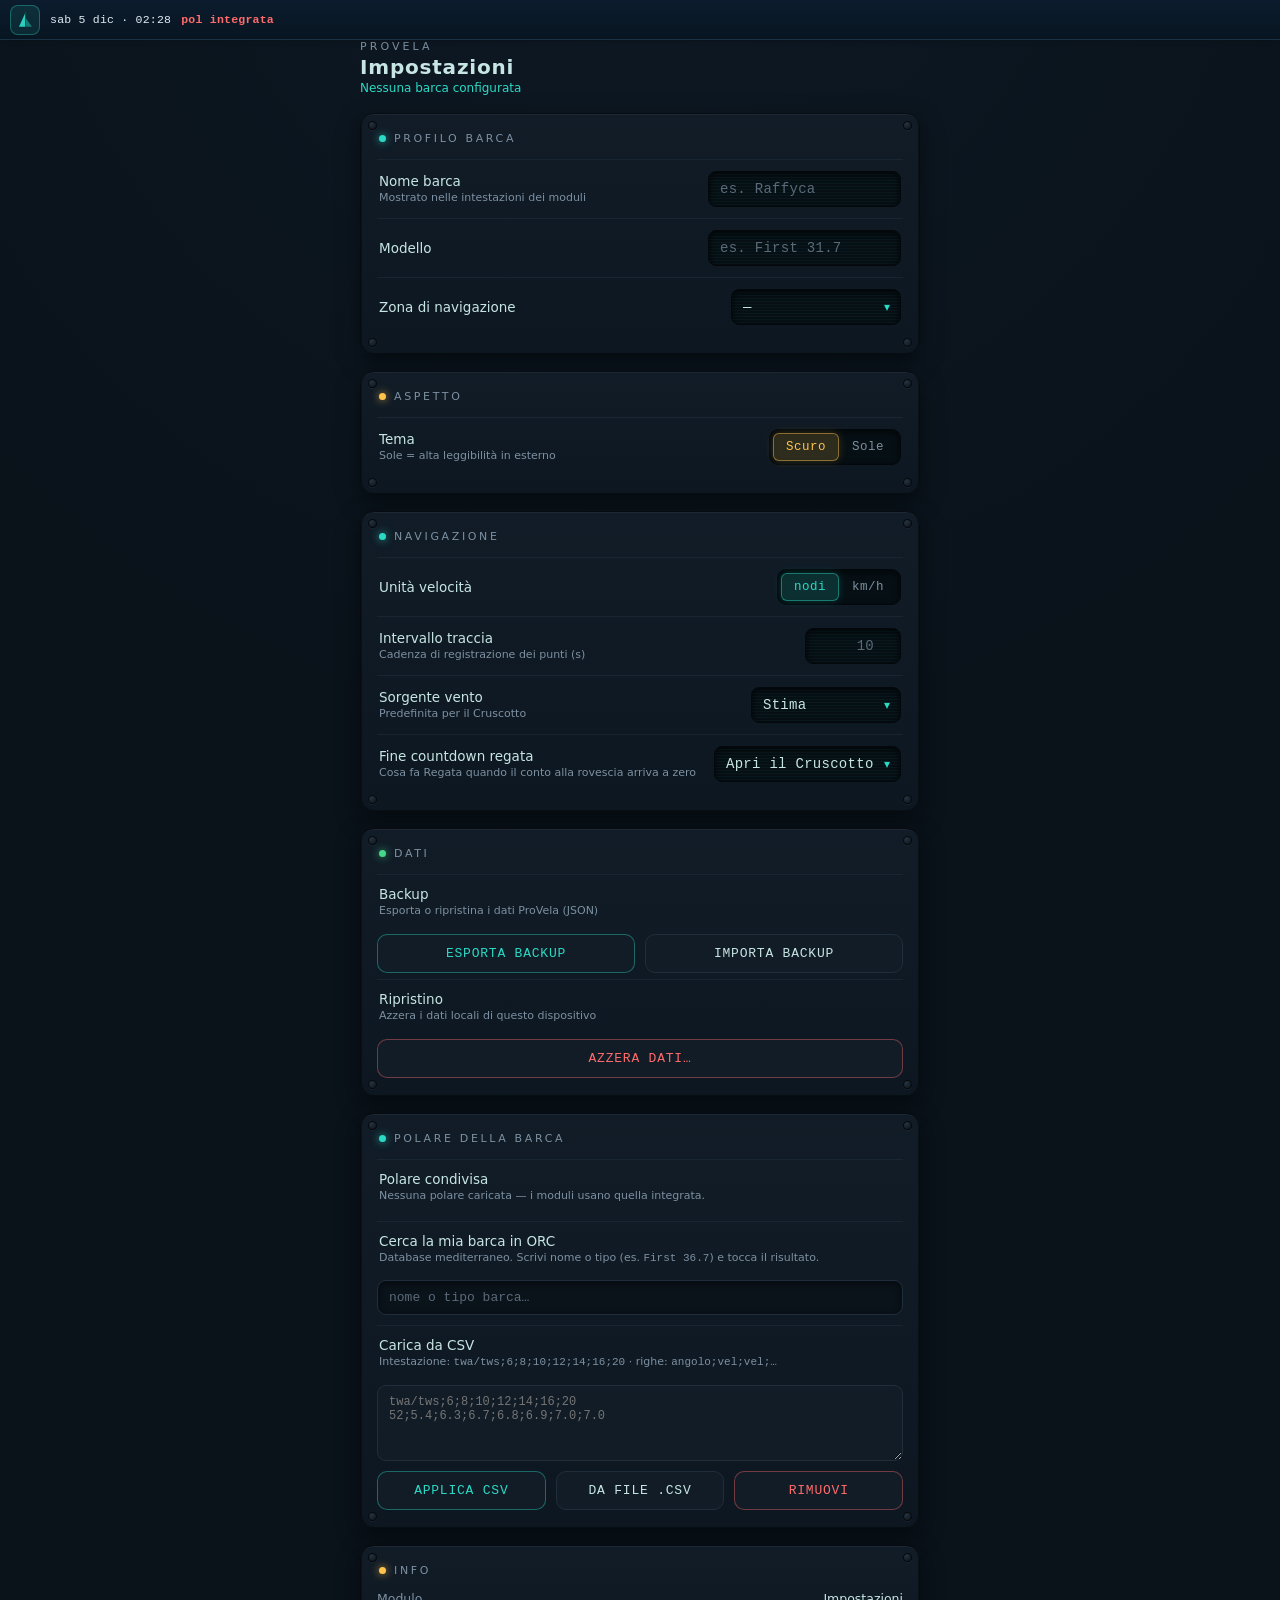
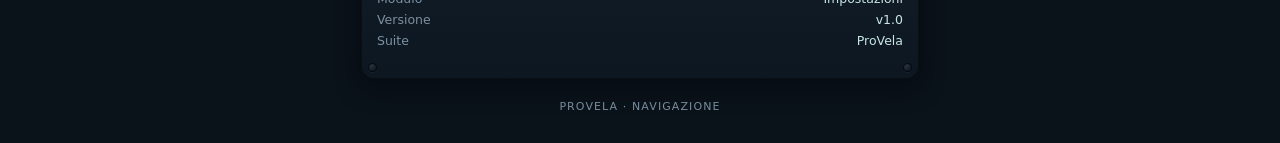
<file: impostazioni/index.html>
<!DOCTYPE html>
<html lang="it">
<head>
<meta charset="UTF-8">
<meta name="viewport" content="width=device-width, initial-scale=1, viewport-fit=cover">
<meta name="theme-color" content="#0a1420">
<meta name="mobile-web-app-capable" content="yes">
<meta name="apple-mobile-web-app-capable" content="yes">
<meta name="apple-mobile-web-app-status-bar-style" content="black-translucent">
<title>Impostazioni · ProVela</title>
<!--
  NB (produzione): questo file è un mockup autonomo. In produzione i token e le
  primitive .rf-* vanno serviti da raffyca.css condiviso:
      <link rel="stylesheet" href="../raffyca.css">
  e si può rimuovere il blocco <style data-rf-inline> qui sotto.
  I valori dei token qui sono RICOSTRUITI dalla memoria di progetto: da
  verificare contro raffyca.css reale (vedi note in chat).
-->
<style data-rf-inline>
:root{
  /* ---- accenti (HSL triplette per compatibilità shadcn) ---- */
  --teal: 173 70% 51%;    /* #2BD9C4 */
  --amber: 40 100% 65%;   /* #FFC24B */
  --coral: 0 100% 71%;    /* #FF6B6B */
  --green: 148 64% 56%;   /* #46d68a */

  /* ---- superfici / strumento ---- */
  --bg: 210 46% 7%;
  --surface: 210 40% 11%;
  --bezel-hi: 210 28% 20%;
  --bezel-lo: 212 44% 5%;
  --display: 200 55% 5%;
  --display-line: 190 60% 12%;
  --line: 210 30% 18%;

  /* ---- inchiostri ---- */
  --ink: 174 38% 84%;     /* testo LCD */
  --muted: 208 16% 56%;
  --screw: 210 22% 30%;

  --radius: 14px;
  --font-mono: ui-monospace, "SF Mono", "JetBrains Mono", "Roboto Mono", Menlo, Consolas, monospace;
}

/* ============ SUN MODE (alta leggibilità esterna) ============ */
/* accenti scuriti + contrasto alzato, come da convenzione ProVela */
body.sun{
  --teal: 176 84% 30%;
  --amber: 36 96% 44%;
  --coral: 2 78% 48%;
  --green: 150 70% 30%;

  --bg: 205 40% 4%;
  --surface: 208 42% 8%;
  --bezel-hi: 205 22% 16%;
  --bezel-lo: 210 50% 2%;
  --display: 200 60% 3%;
  --display-line: 190 50% 9%;
  --line: 205 34% 14%;

  --ink: 172 30% 92%;
  --muted: 205 16% 66%;
}

*{box-sizing:border-box}
html,body{margin:0;padding:0}
body{
  background:
    radial-gradient(120% 90% at 50% -10%, hsl(210 45% 12% / .55), transparent 60%),
    hsl(var(--bg));
  color:hsl(var(--ink));
  font-family:system-ui,-apple-system,"Segoe UI","Helvetica Neue",sans-serif;
  -webkit-font-smoothing:antialiased;
  min-height:100dvh;
  padding:
    calc(env(safe-area-inset-top) + 12px)
    calc(env(safe-area-inset-right) + 14px)
    calc(env(safe-area-inset-bottom) + 28px)
    calc(env(safe-area-inset-left) + 14px);
}
.wrap{max-width:560px;margin:0 auto}

/* ---------------- header ---------------- */
.top{
  display:flex;align-items:center;gap:12px;margin-bottom:18px;
}
.back{
  flex:0 0 auto;text-decoration:none;color:hsl(var(--teal));
  border:1px solid hsl(var(--line));border-radius:10px;
  width:42px;height:42px;display:grid;place-items:center;
  background:hsl(var(--surface));font-size:20px;line-height:1;
  transition:border-color .15s, color .15s;
}
.back:hover{border-color:hsl(var(--teal) / .6)}
.back:focus-visible{outline:2px solid hsl(var(--teal));outline-offset:2px}
.top-txt{min-width:0}
.top-txt .eyebrow{
  font-size:11px;letter-spacing:.28em;text-transform:uppercase;
  color:hsl(var(--muted));
}
.top-txt h1{
  margin:2px 0 0;font-size:20px;font-weight:600;letter-spacing:.04em;
  color:hsl(var(--ink));
}
.boat{
  margin-top:2px;font-size:12px;color:hsl(var(--teal));
  white-space:nowrap;overflow:hidden;text-overflow:ellipsis;
}

/* ---------------- strumento / bezel ---------------- */
.rf-instr{
  position:relative;
  background:
    linear-gradient(hsl(var(--surface)), hsl(210 42% 9%));
  border:1px solid hsl(var(--bezel-lo));
  border-radius:var(--radius);
  padding:16px 16px 18px;
  margin-bottom:16px;
  box-shadow:
    inset 0 1px 0 hsl(var(--bezel-hi) / .7),
    inset 0 0 0 1px hsl(210 40% 4% / .6),
    0 8px 22px hsl(210 60% 2% / .5);
}
.rf-instr > .rf-title{
  display:flex;align-items:center;gap:8px;
  font-size:11px;letter-spacing:.24em;text-transform:uppercase;
  color:hsl(var(--muted));margin:2px 2px 14px;
}
.rf-instr > .rf-title::before{
  content:"";width:7px;height:7px;border-radius:50%;
  background:hsl(var(--teal));box-shadow:0 0 8px hsl(var(--teal) / .8);
}
.rf-instr[data-accent="amber"] > .rf-title::before{background:hsl(var(--amber));box-shadow:0 0 8px hsl(var(--amber) / .8)}
.rf-instr[data-accent="coral"] > .rf-title::before{background:hsl(var(--coral));box-shadow:0 0 8px hsl(var(--coral) / .8)}
.rf-instr[data-accent="green"] > .rf-title::before{background:hsl(var(--green));box-shadow:0 0 8px hsl(var(--green) / .8)}

/* viti agli angoli */
.rf-viti::before,.rf-viti::after,
.rf-viti > .rf-viti-b::before,.rf-viti > .rf-viti-b::after{
  content:"";position:absolute;width:9px;height:9px;border-radius:50%;
  background:radial-gradient(circle at 35% 30%, hsl(var(--bezel-hi)), hsl(var(--bezel-lo)));
  box-shadow:inset 0 0 0 1px hsl(210 40% 3%), 0 1px 0 hsl(var(--bezel-hi) / .4);
}
.rf-viti::before{top:7px;left:7px}
.rf-viti::after{top:7px;right:7px}
.rf-viti > .rf-viti-b::before{bottom:7px;left:7px;top:auto}
.rf-viti > .rf-viti-b::after{bottom:7px;right:7px;top:auto}

/* ---------------- righe impostazione ---------------- */
.field{
  display:flex;align-items:center;justify-content:space-between;gap:14px;
  padding:11px 2px;border-top:1px solid hsl(var(--line) / .55);
}
.field:first-of-type{border-top:0}
.field .lbl{min-width:0}
.field .lbl .k{font-size:13.5px;color:hsl(var(--ink))}
.field .lbl .h{font-size:11px;color:hsl(var(--muted));margin-top:2px;line-height:1.35}
.field .ctl{flex:0 0 auto}

/* display LCD per input testo/numero */
.rf-dp{
  position:relative;
  background:
    repeating-linear-gradient(hsl(var(--display-line) / .0) 0 2px, hsl(var(--display-line) / .35) 2px 3px),
    hsl(var(--display));
  border:1px solid hsl(210 45% 3%);
  border-radius:8px;
  box-shadow:inset 0 2px 6px hsl(210 60% 1% / .8);
}
input.rf-num, input.rf-txt, select.rf-sel{
  font-family:var(--font-mono);
  background:transparent;border:0;color:hsl(var(--teal));
  padding:9px 11px;font-size:14px;width:100%;
  text-align:right;letter-spacing:.02em;
}
.rf-num{font-variant-numeric:tabular-nums;letter-spacing:.06em}
input.rf-txt{text-align:left;color:hsl(var(--ink))}
input::placeholder{color:hsl(var(--muted) / .7)}
input:focus,select:focus{outline:none}
.rf-dp:focus-within{box-shadow:inset 0 2px 6px hsl(210 60% 1% / .8), 0 0 0 1px hsl(var(--teal) / .55)}
.dp-txt{min-width:150px;flex:1}
.dp-num{width:96px}
select.rf-sel{color:hsl(var(--ink));text-align:left;appearance:none;padding-right:26px}
.dp-sel{min-width:150px;position:relative}
.dp-sel::after{
  content:"▾";position:absolute;right:10px;top:50%;transform:translateY(-50%);
  color:hsl(var(--teal));pointer-events:none;font-size:12px;
}

/* toggle segmentato LCD */
.seg{
  display:inline-flex;background:hsl(var(--display));
  border:1px solid hsl(210 45% 3%);border-radius:9px;padding:3px;
  box-shadow:inset 0 2px 6px hsl(210 60% 1% / .7);
}
.seg button{
  font-family:var(--font-mono);font-size:12.5px;letter-spacing:.04em;
  border:0;background:transparent;color:hsl(var(--muted));
  padding:7px 13px;border-radius:6px;cursor:pointer;transition:.14s;
  min-width:56px;
}
.seg button[aria-pressed="true"]{
  background:hsl(var(--teal) / .16);color:hsl(var(--teal));
  box-shadow:inset 0 0 0 1px hsl(var(--teal) / .45), 0 0 10px hsl(var(--teal) / .18);
}
.seg[data-accent="amber"] button[aria-pressed="true"]{
  background:hsl(var(--amber) / .16);color:hsl(var(--amber));
  box-shadow:inset 0 0 0 1px hsl(var(--amber) / .45), 0 0 10px hsl(var(--amber) / .18);
}
.seg button:focus-visible{outline:2px solid hsl(var(--teal));outline-offset:2px}

/* pulsanti azione */
.actions{display:flex;flex-wrap:wrap;gap:10px}
.btn{
  font-family:var(--font-mono);font-size:13px;letter-spacing:.06em;
  text-transform:uppercase;cursor:pointer;
  border:1px solid hsl(var(--line));background:hsl(var(--surface));
  color:hsl(var(--ink));padding:11px 15px;border-radius:10px;flex:1;
  min-width:130px;transition:.15s;text-align:center;
}
.btn:hover{border-color:hsl(var(--teal) / .5)}
.btn:focus-visible{outline:2px solid hsl(var(--teal));outline-offset:2px}
.btn.teal{color:hsl(var(--teal));border-color:hsl(var(--teal) / .4)}
.btn.coral{color:hsl(var(--coral));border-color:hsl(var(--coral) / .4)}
.btn.coral:hover{border-color:hsl(var(--coral) / .7)}

/* info */
.info-grid{display:grid;grid-template-columns:auto 1fr;gap:6px 14px;font-size:12.5px}
.info-grid dt{color:hsl(var(--muted))}
.info-grid dd{margin:0;color:hsl(var(--ink));text-align:right;font-variant-numeric:tabular-nums}

/* toast */
.toast{
  position:fixed;left:50%;bottom:calc(env(safe-area-inset-bottom) + 20px);
  transform:translate(-50%, 20px);
  background:hsl(var(--surface));border:1px solid hsl(var(--teal) / .5);
  color:hsl(var(--teal));padding:10px 18px;border-radius:10px;font-size:13px;
  letter-spacing:.04em;box-shadow:0 8px 24px hsl(210 60% 1% / .6);
  opacity:0;pointer-events:none;transition:.25s;z-index:50;
}
.toast.show{opacity:1;transform:translate(-50%,0)}
.toast.warn{border-color:hsl(var(--coral) / .6);color:hsl(var(--coral))}

.foot{text-align:center;color:hsl(var(--muted));font-size:11px;margin-top:20px;letter-spacing:.1em}

@media (prefers-reduced-motion: reduce){
  *{transition:none !important}
}
</style>
</head>
<body>
<!-- ===== rf-topbar: barra fissa trasversale ProVela (inietta subito dopo <body>) ===== -->
<style>
.rf-topbar{position:fixed;top:0;left:0;right:0;height:40px;z-index:9000;display:flex;align-items:center;gap:10px;
  padding:0 10px;background:linear-gradient(#0c1c2e,#081521);border-bottom:1px solid #1a3248;
  font-family:ui-monospace,"SF Mono","Roboto Mono",Menlo,Consolas,monospace;color:#5a7a94;font-size:11.5px;
  letter-spacing:.02em;-webkit-user-select:none;user-select:none;box-shadow:0 2px 10px -6px rgba(0,0,0,.8);}
.rf-topbar a.rf-home{display:flex;align-items:center;justify-content:center;width:30px;height:30px;flex:none;
  border-radius:8px;background:rgba(43,217,196,.1);border:1px solid rgba(43,217,196,.35);text-decoration:none;}
.rf-topbar a.rf-home:active{transform:scale(.92);}
.rf-topbar .rf-dt{color:#deedf5;white-space:nowrap;}
.rf-topbar .rf-sun{display:none;}
.rf-topbar .rf-sun b{color:#FFC24B;font-weight:600;}
.rf-topbar .rf-pol{white-space:nowrap;overflow:hidden;text-overflow:ellipsis;max-width:46%;color:#5a7a94;}
.rf-topbar .rf-pol b{color:#2BD9C4;font-weight:600;}
.rf-topbar .rf-pol .mod{color:#cfe2ee;}
.rf-topbar .rf-pol .pol{color:#FFC24B;font-weight:600;}
.rf-topbar .rf-pol .pol.warn{color:#FF6B6B;}
.rf-topbar .rf-spacer{flex:1;}
.rf-topbar .rf-status{white-space:nowrap;overflow:hidden;text-overflow:ellipsis;max-width:44%;}
.rf-topbar .rf-status.wp b{color:#2BD9C4;font-weight:600;}
.rf-topbar .rf-status.rec{color:#FF6B6B;font-weight:600;}
.rf-topbar .rf-status .dot{display:inline-block;width:8px;height:8px;border-radius:50%;background:#FF6B6B;
  margin-right:5px;vertical-align:middle;animation:rfblink 1s steps(2,start) infinite;}
@keyframes rfblink{50%{opacity:.25}}
body{padding-top:40px!important;}
@media (max-width:360px){.rf-topbar .rf-sun{display:none;}}
@media (max-width:480px){.rf-topbar .rf-pol .mod{display:none;}}
</style>
<div class="rf-topbar" role="banner">
  <a class="rf-home" href="../" aria-label="Torna al menu ProVela" title="Menu ProVela">
    <svg viewBox="0 0 64 64" width="19" height="19" aria-hidden="true"><path d="M32 8 L32 56 L10 56 Z" fill="#2BD9C4" opacity=".95"/><path d="M32 26 L54 56 L32 56 Z" fill="#2BD9C4" opacity=".45"/><line x1="32" y1="6" x2="32" y2="58" stroke="#1a4a42" stroke-width="3"/></svg>
  </a>
  <span class="rf-dt" id="rfDt">—</span>
  <span class="rf-sun" id="rfSun"></span>
  <span class="rf-pol" id="rfPol" title=""></span>
  <span class="rf-spacer"></span>
  <span class="rf-status" id="rfStatus"></span>
</div>
<script>
(function(){
  var D=["dom","lun","mar","mer","gio","ven","sab"], MO=["gen","feb","mar","apr","mag","giu","lug","ago","set","ott","nov","dic"];
  var DEFAULT=[45.65,13.77]; // Golfo di Trieste — default Alto Adriatico
  function coords(){try{var p=JSON.parse(localStorage.getItem("raffyca-pos")||"null");if(p&&isFinite(p.lat)&&isFinite(p.lon))return[p.lat,p.lon];}catch(e){}return DEFAULT;}
  // alba/tramonto — equazione del sole (nessuna rete, ~1 min di precisione)
  function sunTimes(date,lat,lon){
    var rad=Math.PI/180, deg=180/Math.PI, J2000=2451545;
    var dayMs=Date.UTC(date.getFullYear(),date.getMonth(),date.getDate());
    var n=Math.round(dayMs/86400000 - 0.5 + 2440588 - J2000 + 0.0008);
    var Jstar=n - lon/360;
    var M=(357.5291 + 0.98560028*Jstar)%360;
    var C=1.9148*Math.sin(M*rad)+0.02*Math.sin(2*M*rad)+0.0003*Math.sin(3*M*rad);
    var lam=(M+C+180+102.9372)%360;
    var Jtr=J2000 + Jstar + 0.0053*Math.sin(M*rad) - 0.0069*Math.sin(2*lam*rad);
    var dec=Math.asin(Math.sin(lam*rad)*Math.sin(23.44*rad));
    var co=(Math.sin(-0.833*rad)-Math.sin(lat*rad)*Math.sin(dec))/(Math.cos(lat*rad)*Math.cos(dec));
    if(co>1)return{rise:null,set:null}; if(co<-1)return{rise:null,set:null};
    var w=Math.acos(co)*deg;
    var toDate=function(J){return new Date((J-2440588+0.5)*86400000);};
    return{rise:toDate(Jtr-w/360),set:toDate(Jtr+w/360)};
  }
  function hhmm(d){return d?d.toLocaleTimeString("it",{hour:"2-digit",minute:"2-digit"}):"—";}
  var elDt=document.getElementById("rfDt"), elSun=document.getElementById("rfSun"), elSt=document.getElementById("rfStatus");
  var elPol=document.getElementById("rfPol");
  function esc(x){return String(x).replace(/[&<>"]/g,function(c){return {'&':'&amp;','<':'&lt;','>':'&gt;','"':'&quot;'}[c];});}
  function polarLabel(){
    var p=null;try{p=JSON.parse(localStorage.getItem("raffyca-polar")||"null");}catch(e){}
    if(!p||!p.twa||!p.data||!p.twa.length)return{txt:"integrata",cls:"warn"};
    var m=p.meta||{};
    if(m.source==="generica"||m.generic)return{txt:(m.boat||"generica"),cls:"warn"};
    if(m.boat)return{txt:m.boat,cls:""};
    if(m.source==="csv")return{txt:"CSV",cls:""};
    return{txt:(m.source||"attiva"),cls:""};
  }
  function tickPolar(){
    if(!elPol)return;
    var pr=null;try{pr=JSON.parse(localStorage.getItem("raffyca-profile")||"null");}catch(e){}
    var boat=(pr&&pr.boat)||"",model=(pr&&pr.model)||"";
    var L=polarLabel();
    var h="";
    if(boat)h+='<b>'+esc(boat)+'</b>';
    if(model)h+=(h?" · ":"")+'<span class="mod">'+esc(model)+'</span>';
    h+=(h?" · ":"")+'<span class="pol '+L.cls+'">pol '+esc(L.txt)+'</span>';
    elPol.innerHTML=h;
    elPol.title=[boat,model,"polare: "+L.txt].filter(Boolean).join(" · ");
  }
  var sunDay="";
  function tickClock(){
    var now=new Date();
    elDt.textContent=D[now.getDay()]+" "+now.getDate()+" "+MO[now.getMonth()]+" · "+now.toLocaleTimeString("it",{hour:"2-digit",minute:"2-digit"});
    var key=now.toDateString();
    if(key!==sunDay){sunDay=key;var c=coords();var s=sunTimes(now,c[0],c[1]);elSun.innerHTML="&#9728; <b>"+hhmm(s.rise)+"</b> &nbsp;&#9790; <b>"+hhmm(s.set)+"</b>";}
  }
  function tickStatus(){
    var rec=null,id="";
    try{rec=JSON.parse(localStorage.getItem("raffyca-rec")||"null");}catch(e){}
    if(rec&&rec.on){elSt.className="rf-status rec";elSt.innerHTML='<span class="dot"></span>REC GPX'+(rec.pts?" · "+rec.pts+" pt":"");return;}
    try{id=localStorage.getItem("raffyca-active-wp")||"";}catch(e){}
    if(id){var w=null;try{w=(JSON.parse(localStorage.getItem("raffyca-waypoints")||"[]")).find(function(x){return x.id===id;});}catch(e){}
      if(w){elSt.className="rf-status wp";elSt.innerHTML="&#9873; WP: <b>"+w.name+"</b>";return;}}
    elSt.className="rf-status";elSt.textContent="";
  }
  tickClock();tickStatus();tickPolar();
  setInterval(tickClock,20000);
  setInterval(tickStatus,3000);
  setInterval(tickPolar,5000);
  window.addEventListener("storage",tickStatus);window.addEventListener("storage",tickPolar);
  document.addEventListener("visibilitychange",function(){if(!document.hidden){tickClock();tickStatus();tickPolar();}});
})();
</script>
<!-- ===== /rf-topbar ===== -->

<div class="wrap">

  <div class="top">
    <div class="top-txt">
      <div class="eyebrow">ProVela</div>
      <h1>Impostazioni</h1>
      <div class="boat" id="boatLine">—</div>
    </div>
  </div>

  <!-- PROFILO -->
  <section class="rf-instr rf-viti" data-accent="teal">
    <span class="rf-viti-b"></span>
    <div class="rf-title">Profilo barca</div>

    <div class="field">
      <div class="lbl">
        <div class="k">Nome barca</div>
        <div class="h">Mostrato nelle intestazioni dei moduli</div>
      </div>
      <div class="ctl rf-dp dp-txt">
        <input class="rf-txt" id="boat" type="text" maxlength="40" placeholder="es. Raffyca" autocomplete="off">
      </div>
    </div>

    <div class="field">
      <div class="lbl"><div class="k">Modello</div></div>
      <div class="ctl rf-dp dp-txt">
        <input class="rf-txt" id="model" type="text" maxlength="40" placeholder="es. First 31.7" autocomplete="off">
      </div>
    </div>

    <div class="field">
      <div class="lbl"><div class="k">Zona di navigazione</div></div>
      <div class="ctl rf-dp dp-sel">
        <select class="rf-sel" id="zone">
          <option value="">—</option>
          <option>Alto Adriatico</option>
          <option>Medio Adriatico</option>
          <option>Basso Adriatico</option>
          <option>Mar Ionio</option>
          <option>Basso Tirreno</option>
          <option>Alto Tirreno</option>
          <option>Mar Ligure</option>
          <option>Sardegna</option>
          <option>Sicilia</option>
        </select>
      </div>
    </div>
  </section>

  <!-- ASPETTO -->
  <section class="rf-instr rf-viti" data-accent="amber">
    <span class="rf-viti-b"></span>
    <div class="rf-title">Aspetto</div>

    <div class="field">
      <div class="lbl">
        <div class="k">Tema</div>
        <div class="h">Sole = alta leggibilità in esterno</div>
      </div>
      <div class="ctl">
        <div class="seg" data-accent="amber" role="group" aria-label="Tema">
          <button type="button" id="themeDark" aria-pressed="true">Scuro</button>
          <button type="button" id="themeSun" aria-pressed="false">Sole</button>
        </div>
      </div>
    </div>
  </section>

  <!-- NAVIGAZIONE -->
  <section class="rf-instr rf-viti" data-accent="teal">
    <span class="rf-viti-b"></span>
    <div class="rf-title">Navigazione</div>

    <div class="field">
      <div class="lbl">
        <div class="k">Unità velocità</div>
      </div>
      <div class="ctl">
        <div class="seg" role="group" aria-label="Unità velocità">
          <button type="button" id="unitKn" aria-pressed="true">nodi</button>
          <button type="button" id="unitKmh" aria-pressed="false">km/h</button>
        </div>
      </div>
    </div>

    <div class="field">
      <div class="lbl">
        <div class="k">Intervallo traccia</div>
        <div class="h">Cadenza di registrazione dei punti (s)</div>
      </div>
      <div class="ctl rf-dp dp-num">
        <input class="rf-num" id="trackInterval" type="number" min="1" max="600" step="1" inputmode="numeric" placeholder="10">
      </div>
    </div>

    <div class="field">
      <div class="lbl">
        <div class="k">Sorgente vento</div>
        <div class="h">Predefinita per il Cruscotto</div>
      </div>
      <div class="ctl rf-dp dp-sel">
        <select class="rf-sel" id="windSource">
          <option value="stima">Stima</option>
          <option value="signalk">Signal K</option>
          <option value="manuale">Manuale</option>
        </select>
      </div>
    </div>

    <div class="field" id="skRow">
      <div class="lbl">
        <div class="k">Endpoint Signal K</div>
        <div class="h">URL del server (ws:// o http://)</div>
      </div>
      <div class="ctl rf-dp dp-txt">
        <input class="rf-txt" id="signalkUrl" type="text" placeholder="ws://192.168.1.10:3000" autocomplete="off" spellcheck="false">
      </div>
    </div>

    <div class="field">
      <div class="lbl">
        <div class="k">Fine countdown regata</div>
        <div class="h">Cosa fa Regata quando il conto alla rovescia arriva a zero</div>
      </div>
      <div class="ctl rf-dp dp-sel">
        <select class="rf-sel" id="raceEnd">
          <option value="cruscotto">Apri il Cruscotto</option>
          <option value="none">Non fare nulla</option>
          <option value="url">Apri un URL</option>
        </select>
      </div>
    </div>
    <div class="field" id="raceUrlRow">
      <div class="lbl">
        <div class="k">URL da aprire</div>
        <div class="h">Usato solo se sopra scegli «Apri un URL»</div>
      </div>
      <div class="ctl rf-dp dp-txt">
        <input class="rf-txt" id="raceEndUrl" type="text" placeholder="https://…" autocomplete="off" spellcheck="false">
      </div>
    </div>
  </section>

  <!-- DATI -->
  <section class="rf-instr rf-viti" data-accent="green">
    <span class="rf-viti-b"></span>
    <div class="rf-title">Dati</div>

    <div class="field">
      <div class="lbl">
        <div class="k">Backup</div>
        <div class="h">Esporta o ripristina i dati ProVela (JSON)</div>
      </div>
    </div>
    <div class="actions" style="margin-top:4px">
      <button class="btn teal" id="btnExport">Esporta backup</button>
      <button class="btn" id="btnImport">Importa backup</button>
      <input type="file" id="fileImport" accept="application/json,.json" hidden>
    </div>

    <div class="field" style="margin-top:6px">
      <div class="lbl">
        <div class="k">Ripristino</div>
        <div class="h">Azzera i dati locali di questo dispositivo</div>
      </div>
    </div>
    <div class="actions" style="margin-top:4px">
      <button class="btn coral" id="btnReset">Azzera dati…</button>
    </div>
  </section>

  <!-- POLARE -->
  <style>
  @keyframes rfGlow{0%,100%{box-shadow:0 0 0 0 rgba(43,217,196,0);}50%{box-shadow:0 0 0 3px rgba(43,217,196,.55),0 0 22px rgba(43,217,196,.35);}}
  #polarSection.rf-highlight{animation:rfGlow 1.3s ease-in-out 3;border-color:#2BD9C4!important;}
  </style>
  <section id="polarSection" class="rf-instr rf-viti" data-accent="teal">
    <span class="rf-viti-b"></span>
    <div class="rf-title">Polare della barca</div>
    <div id="polarInvite" hidden style="margin:2px 0 10px;padding:9px 11px;border-radius:9px;border:1px solid #2BD9C4;background:rgba(43,217,196,.10);font-size:12.5px;line-height:1.42">
      <b>Benvenuto a bordo.</b> Per iniziare, cerca qui la polare della tua barca (o una simile): migliora rotte, cruscotto e stime di performance.
    </div>
    <div class="field">
      <div class="lbl">
        <div class="k">Polare condivisa</div>
        <div class="h" id="polState">Nessuna polare caricata — i moduli usano quella integrata.</div>
      </div>
    </div>
    <div class="field" style="margin-top:6px">
      <div class="lbl">
        <div class="k">Cerca la mia barca in ORC</div>
        <div class="h">Database mediterraneo. Scrivi nome o tipo (es. <code>First 36.7</code>) e tocca il risultato.</div>
      </div>
    </div>
    <input id="orcQ" type="search" autocomplete="off" placeholder="nome o tipo barca…" style="width:100%;font-family:var(--font-mono);font-size:13px;padding:9px 11px;border-radius:9px;border:1px solid hsl(var(--line));background:hsl(var(--bg));box-shadow:inset 0 2px 6px hsl(210 60% 1% / .55);color:hsl(var(--ink));outline:none;margin-top:4px;box-sizing:border-box">
    <ul id="orcRes" hidden style="list-style:none;margin:6px 0 0;padding:0;border:1px solid hsl(var(--line));border-radius:9px;overflow:hidden;background:hsl(var(--surface))"></ul>
    <div class="field" style="margin-top:10px">
      <div class="lbl">
        <div class="k">Carica da CSV</div>
        <div class="h">Intestazione: <code>twa/tws;6;8;10;12;14;16;20</code> · righe: <code>angolo;vel;vel;…</code></div>
      </div>
    </div>
    <textarea id="polCsv" rows="4" placeholder="twa/tws;6;8;10;12;14;16;20&#10;52;5.4;6.3;6.7;6.8;6.9;7.0;7.0" style="width:100%;font-family:var(--font-mono);font-size:12px;padding:9px 11px;border-radius:9px;border:1px solid hsl(var(--line));background:hsl(var(--surface));color:hsl(var(--ink));outline:none;margin-top:4px;resize:vertical;box-sizing:border-box"></textarea>
    <div class="actions" style="margin-top:6px">
      <button class="btn teal" id="btnPolLoad">Applica CSV</button>
      <button class="btn" id="btnPolFile">Da file .csv</button>
      <button class="btn coral" id="btnPolClear">Rimuovi</button>
      <input type="file" id="polFile" accept=".csv,text/csv" hidden>
    </div>
  </section>

  <!-- INFO -->
  <section class="rf-instr rf-viti" data-accent="amber">
    <span class="rf-viti-b"></span>
    <div class="rf-title">Info</div>
    <dl class="info-grid">
      <dt>Modulo</dt><dd>Impostazioni</dd>
      <dt>Versione</dt><dd>v1.0</dd>
      <dt>Suite</dt><dd>ProVela</dd>
    </dl>
  </section>

  <div class="foot">PROVELA · NAVIGAZIONE</div>
</div>

<div class="toast" id="toast" role="status" aria-live="polite"></div>

<script>
(function(){
  "use strict";

  /* ---------- chiavi condivise (contratto dati ProVela) ---------- */
  var K_PROFILE  = "raffyca-profile";   // {boat, model, zone}
  var K_SETTINGS = "raffyca-settings";  // merge-safe (trackInterval, units, ...)
  var K_THEME    = "raffyca-theme";     // 'dark' | 'sun'

  /* chiavi possedute da QUESTO modulo dentro raffyca-settings.
     La scrittura è merge-safe: tocchiamo solo queste, il resto resta intatto. */
  var OWNED = ["units", "trackInterval", "windSource", "signalkUrl", "raceEndAction", "raceEndUrl"];

  /* prefisso per backup/reset: tutto ciò che appartiene alla suite */
  var RF_PREFIX = "raffyca-";

  var $ = function(id){ return document.getElementById(id); };

  /* ---------- storage helpers (difensivi) ---------- */
  function readJSON(key, fallback){
    try{
      var raw = localStorage.getItem(key);
      if(raw === null || raw === "") return fallback;
      var v = JSON.parse(raw);
      return (v && typeof v === "object") ? v : fallback;
    }catch(e){ return fallback; }
  }
  function writeJSON(key, obj){
    try{ localStorage.setItem(key, JSON.stringify(obj)); return true; }
    catch(e){ return false; }
  }

  /* scrittura MERGE-SAFE di raffyca-settings:
     legge lo stato attuale, applica solo le chiavi in patch, riscrive.
     Non rimuove né sovrascrive chiavi possedute da altri moduli. */
  function patchSettings(patch){
    var cur = readJSON(K_SETTINGS, {});
    Object.keys(patch).forEach(function(k){
      var val = patch[k];
      if(val === undefined || val === null || val === ""){ delete cur[k]; }
      else { cur[k] = val; }
    });
    writeJSON(K_SETTINGS, cur);
    return cur;
  }
  function patchProfile(patch){
    var cur = readJSON(K_PROFILE, {});
    Object.keys(patch).forEach(function(k){ cur[k] = patch[k]; });
    writeJSON(K_PROFILE, cur);
    return cur;
  }

  /* ---------- tema ---------- */
  function applyTheme(theme){
    var sun = (theme === "sun");
    document.body.classList.toggle("sun", sun);
    $("themeDark").setAttribute("aria-pressed", String(!sun));
    $("themeSun").setAttribute("aria-pressed", String(sun));
    var meta = document.querySelector('meta[name="theme-color"]');
    if(meta) meta.setAttribute("content", sun ? "#050f16" : "#0a1420");
  }

  /* ---------- toast ---------- */
  var toastT;
  function toast(msg, warn){
    var el = $("toast");
    el.textContent = msg;
    el.classList.toggle("warn", !!warn);
    el.classList.add("show");
    clearTimeout(toastT);
    toastT = setTimeout(function(){ el.classList.remove("show"); }, 1900);
  }

  /* ---------- segmented helper ---------- */
  function setSeg(pressedBtn, otherBtn){
    pressedBtn.setAttribute("aria-pressed","true");
    otherBtn.setAttribute("aria-pressed","false");
  }

  /* ================= INIT ================= */
  function load(){
    var p = readJSON(K_PROFILE, {});
    var s = readJSON(K_SETTINGS, {});
    var theme = (localStorage.getItem(K_THEME) === "sun") ? "sun" : "dark";

    // profilo
    $("boat").value  = p.boat  || "";
    $("model").value = p.model || "";
    $("zone").value  = p.zone  || "";
    refreshBoatLine(p);

    // tema
    applyTheme(theme);

    // navigazione
    var units = (s.units === "kmh") ? "kmh" : "kn";
    if(units === "kmh") setSeg($("unitKmh"), $("unitKn"));
    else setSeg($("unitKn"), $("unitKmh"));

    $("trackInterval").value = (s.trackInterval != null) ? s.trackInterval : "";
    $("windSource").value = ["stima","signalk","manuale"].indexOf(s.windSource) >= 0 ? s.windSource : "stima";
    $("signalkUrl").value = s.signalkUrl || "";
    refreshSkRow();
    $("raceEnd").value = ["cruscotto","none","url"].indexOf(s.raceEndAction) >= 0 ? s.raceEndAction : "cruscotto";
    $("raceEndUrl").value = s.raceEndUrl || "";
    refreshRaceUrlRow();
  }

  function refreshBoatLine(p){
    p = p || readJSON(K_PROFILE, {});
    var parts = [];
    if(p.boat) parts.push(p.boat);
    if(p.model) parts.push(p.model);
    $("boatLine").textContent = parts.length ? parts.join(" · ") : "Nessuna barca configurata";
  }

  function refreshSkRow(){
    $("skRow").style.display = ($("windSource").value === "signalk") ? "" : "none";
  }
  function refreshRaceUrlRow(){
    $("raceUrlRow").style.display = ($("raceEnd").value === "url") ? "" : "none";
  }

  /* ================= EVENTI ================= */
  function bind(){
    // --- profilo (salva su blur/change) ---
    ["boat","model"].forEach(function(id){
      $(id).addEventListener("change", function(){
        var patch = {}; patch[id] = this.value.trim();
        var p = patchProfile(patch);
        refreshBoatLine(p);
        toast("Profilo salvato");
      });
    });
    $("zone").addEventListener("change", function(){
      patchProfile({ zone: this.value });
      toast("Profilo salvato");
    });

    // --- tema ---
    $("themeDark").addEventListener("click", function(){
      localStorage.setItem(K_THEME, "dark"); applyTheme("dark"); toast("Tema: scuro");
    });
    $("themeSun").addEventListener("click", function(){
      localStorage.setItem(K_THEME, "sun"); applyTheme("sun"); toast("Tema: sole");
    });

    // --- unità ---
    $("unitKn").addEventListener("click", function(){
      setSeg(this, $("unitKmh")); patchSettings({units:"kn"}); toast("Unità: nodi");
    });
    $("unitKmh").addEventListener("click", function(){
      setSeg(this, $("unitKn")); patchSettings({units:"kmh"}); toast("Unità: km/h");
    });

    // --- intervallo traccia ---
    $("trackInterval").addEventListener("change", function(){
      var v = parseInt(this.value, 10);
      if(isNaN(v) || v < 1){ this.value = ""; patchSettings({trackInterval: undefined}); toast("Intervallo azzerato"); return; }
      v = Math.min(600, v); this.value = v;
      patchSettings({trackInterval: v}); toast("Intervallo: " + v + " s");
    });

    // --- sorgente vento ---
    $("windSource").addEventListener("change", function(){
      patchSettings({windSource: this.value}); refreshSkRow(); toast("Sorgente vento aggiornata");
    });
    $("signalkUrl").addEventListener("change", function(){
      patchSettings({signalkUrl: this.value.trim()}); toast("Endpoint salvato");
    });
    $("raceEnd").addEventListener("change", function(){
      patchSettings({raceEndAction: this.value}); refreshRaceUrlRow(); toast("Fine countdown aggiornata");
    });
    $("raceEndUrl").addEventListener("change", function(){
      patchSettings({raceEndUrl: this.value.trim()}); toast("URL salvato");
    });

    // --- backup export ---
    $("btnExport").addEventListener("click", exportBackup);
    // --- backup import ---
    $("btnImport").addEventListener("click", function(){ $("fileImport").click(); });
    $("fileImport").addEventListener("change", importBackup);
    // --- reset ---
    $("btnReset").addEventListener("click", resetData);
  }

  /* ================= BACKUP ================= */
  function collectRaffycaKeys(){
    var out = {};
    for(var i=0; i<localStorage.length; i++){
      var k = localStorage.key(i);
      if(k && k.indexOf(RF_PREFIX) === 0){ out[k] = localStorage.getItem(k); }
    }
    return out;
  }

  function exportBackup(){
    var data = {
      _raffyca: true,
      _version: 1,
      _exported: new Date().toISOString(),
      keys: collectRaffycaKeys()
    };
    var blob = new Blob([JSON.stringify(data, null, 2)], {type:"application/json"});
    var url = URL.createObjectURL(blob);
    var a = document.createElement("a");
    var stamp = new Date().toISOString().slice(0,10);
    a.href = url; a.download = "provela-backup-" + stamp + ".json";
    document.body.appendChild(a); a.click();
    document.body.removeChild(a);
    setTimeout(function(){ URL.revokeObjectURL(url); }, 1000);
    toast("Backup esportato");
  }

  function importBackup(ev){
    var file = ev.target.files && ev.target.files[0];
    ev.target.value = ""; // consente reimport dello stesso file
    if(!file) return;
    var reader = new FileReader();
    reader.onload = function(){
      var data;
      try{ data = JSON.parse(reader.result); }
      catch(e){ toast("File non valido", true); return; }
      if(!data || !data.keys || typeof data.keys !== "object" || !data._raffyca){
        toast("Backup non riconosciuto", true); return;
      }
      var count = 0;
      Object.keys(data.keys).forEach(function(k){
        if(k.indexOf(RF_PREFIX) === 0){
          try{ localStorage.setItem(k, String(data.keys[k])); count++; }catch(e){}
        }
      });
      toast(count + " voci ripristinate");
      load();
    };
    reader.onerror = function(){ toast("Lettura fallita", true); };
    reader.readAsText(file);
  }

  /* ================= RESET ================= */
  function resetData(){
    var ok = window.confirm(
      "Azzerare tutti i dati ProVela su questo dispositivo?\n\n" +
      "Profilo, waypoint, tracce e impostazioni verranno eliminati. " +
      "L'operazione non è reversibile. Ti consigliamo di esportare prima un backup."
    );
    if(!ok) return;
    var toDelete = [];
    for(var i=0; i<localStorage.length; i++){
      var k = localStorage.key(i);
      if(k && k.indexOf(RF_PREFIX) === 0) toDelete.push(k);
    }
    toDelete.forEach(function(k){ localStorage.removeItem(k); });
    toast("Dati azzerati", true);
    load();
  }

  /* ---------- go ---------- */
  document.addEventListener("DOMContentLoaded", function(){
    load();
    bind();
  });

  // esporto per test (jsdom); no-op nel browser normale
  if(typeof module !== "undefined" && module.exports){
    module.exports = { patchSettings: patchSettings, patchProfile: patchProfile, OWNED: OWNED };
  }
})();
</script>
<script>
(function(){
  var $=function(id){return document.getElementById(id);};
  function parseCSV(text){
    var lines=String(text||'').trim().split(/\r?\n/).filter(function(l){return l.trim();});
    if(lines.length<2)return{error:"Servono l'intestazione e almeno una riga."};
    var d=lines[0].indexOf(';')>=0?';':(lines[0].indexOf('\t')>=0?'\t':(lines[0].indexOf(',')>=0?',':null));
    function cells(l){return (d?l.split(d):l.trim().split(/\s+/)).map(function(c){return c.trim();});}
    var hd=cells(lines[0]);
    var tws=hd.slice(1).map(parseFloat).filter(function(x){return isFinite(x);});
    var twa=[],data=[];
    for(var i=1;i<lines.length;i++){var c=cells(lines[i]);var a=parseFloat(c[0]);if(!isFinite(a))continue;
      var row=c.slice(1,tws.length+1).map(function(x){var v=parseFloat(x);return isFinite(v)?v:0;});
      while(row.length<tws.length)row.push(0);twa.push(a);data.push(row);}
    if(!twa.length||!tws.length)return{error:"Formato non riconosciuto: controlla intestazione e separatori."};
    return{twa:twa,tws:tws,data:data};
  }
  function toastMsg(m){var t=$('toast');if(t){t.textContent=m;t.classList.add('on');setTimeout(function(){t.classList.remove('on');},2400);}else alert(m);}
  function showState(){var st=$('polState');if(!st)return;
    try{var s=JSON.parse(localStorage.getItem('raffyca-polar')||'null');
      if(s&&s.twa&&s.tws&&s.data){var src=(s.meta&&s.meta.source)||'condivisa';var boat=s.meta&&s.meta.boat?s.meta.boat+' · ':'';
        st.textContent=(src==='generica')?'⚠ Polare GENERICA ~11 m attiva — sostituiscila con la tua (ORC o CSV). La usano Traversata e Performance.':('Attiva: '+boat+s.twa.length+' angoli x '+s.tws.length+' TWS ('+src+'). La usano Traversata e Performance.');}
      else st.textContent='Nessuna polare caricata — i moduli usano quella integrata.';
    }catch(e){}}
  function apply(text){var r=parseCSV(text);if(r.error){toastMsg(r.error);return;}
    localStorage.setItem('raffyca-polar',JSON.stringify({twa:r.twa,tws:r.tws,data:r.data,meta:{source:'csv'},ts:Date.now()}));
    showState();toastMsg('Polare caricata e condivisa nella suite.');}
  /* ── ricerca barca nel DB ORC (../routing/orc_med.json) ── */
  var ORC=null,ORCLOAD=false,ORCFAIL=false;
  var GENERIC_POLAR={twa:[40, 45, 52, 60, 70, 80, 90, 100, 110, 120, 135, 150, 165, 180],tws:[4, 6, 8, 10, 12, 14, 16, 20],data:[[3.2, 4.3, 5.0, 5.4, 5.7, 5.8, 5.9, 6.0], [3.6, 4.8, 5.6, 6.0, 6.3, 6.5, 6.6, 6.7], [4.0, 5.2, 6.0, 6.5, 6.8, 7.0, 7.1, 7.2], [4.3, 5.5, 6.4, 6.9, 7.2, 7.4, 7.5, 7.6], [4.6, 5.8, 6.7, 7.2, 7.5, 7.7, 7.9, 8.1], [4.7, 5.9, 6.9, 7.4, 7.7, 7.9, 8.1, 8.4], [4.7, 5.9, 6.9, 7.5, 7.8, 8.0, 8.2, 8.6], [4.6, 5.8, 6.8, 7.4, 7.8, 8.0, 8.3, 8.7], [4.4, 5.6, 6.6, 7.2, 7.6, 7.9, 8.2, 8.8], [4.1, 5.3, 6.3, 6.9, 7.4, 7.7, 8.0, 8.7], [3.6, 4.7, 5.7, 6.4, 6.9, 7.3, 7.6, 8.4], [3.1, 4.1, 5.0, 5.7, 6.3, 6.7, 7.1, 7.9], [2.7, 3.6, 4.4, 5.1, 5.7, 6.1, 6.5, 7.3], [2.5, 3.3, 4.1, 4.7, 5.3, 5.7, 6.1, 6.9]]};
  function orcApplyGeneric(){
    var g=GENERIC_POLAR;
    localStorage.setItem('raffyca-polar',JSON.stringify({twa:g.twa,tws:g.tws,data:g.data,meta:{source:'generica',boat:'generica ~11 m',generic:true},ts:Date.now()}));
    var r=$('orcRes');if(r)r.hidden=true;showState();
    toastMsg('Polare GENERICA ~11 m caricata — sostituiscila appena hai quella della tua barca.');
  }
  function orcGenLi(head){
    return '<li style="padding:9px 11px;color:hsl(var(--muted));font-size:12px;border-bottom:1px solid hsl(var(--line))">'+head+'</li>'+
      '<li data-gen="1" style="padding:9px 11px;cursor:pointer;color:#FFC24B"><b>Carica polare generica ~11 m</b>'+
      '<div style="font-size:11px;color:hsl(var(--muted))">crociera-regata · segnalata in rosso finché non la sostituisci</div></li>';
  }
  function escH(x){return String(x).replace(/[&<>"]/g,function(c){return {'&':'&amp;','<':'&lt;','>':'&gt;','"':'&quot;'}[c];});}
  function orcVppToPolar(v){
    var tws=(v.speeds||[]).map(Number);
    var A=(v.angles||[]).map(Number);
    var ncol=tws.length;
    var tbl={};
    A.forEach(function(a){tbl[a]=(v[String(a)]||[]).map(function(x){var n=parseFloat(x);return isFinite(n)?n:0;});});
    var ba=v.beat_angle||[],bv=v.beat_vmg||[],ra=v.run_angle||[],rv=v.run_vmg||[];
    var D2R=Math.PI/180;
    // per ogni colonna (velocità vento) costruisce i nodi angolo->velocità includendo bolina e lasco
    function knots(j){
      var k=[];
      var baj=parseFloat(ba[j]),bvj=parseFloat(bv[j]);
      if(isFinite(baj)&&isFinite(bvj)&&baj>0&&baj<90){k.push([baj,bvj/Math.cos(baj*D2R)]);} // punto di bolina (angolo/velocità reali)
      A.forEach(function(a){var s=tbl[a]&&tbl[a][j];if(isFinite(s))k.push([a,s]);});
      var raj=parseFloat(ra[j]),rvj=parseFloat(rv[j]);
      if(isFinite(raj)&&isFinite(rvj)){
        var den=Math.cos((180-raj)*D2R),rs=(Math.abs(den)>1e-3)?rvj/den:rvj;
        if(raj<180)k.push([raj,rs]);       // punto di lasco ottimale
        k.push([180,rvj]);                 // chiusura in poppa piena ~ VMG di lasco
      }
      k.sort(function(p,q){return p[0]-q[0];});
      var out=[];for(var i=0;i<k.length;i++){if(out.length&&Math.abs(out[out.length-1][0]-k[i][0])<1e-6){if(k[i][1]>out[out.length-1][1])out[out.length-1]=k[i];}else out.push(k[i]);}
      return out;
    }
    function sample(k,q){
      if(!k.length)return 0;
      if(q<=k[0][0])return (Math.abs(q-k[0][0])<1e-6)?k[0][1]:0; // oltre l'angolo di bolina = in prua: velocità 0
      if(q>=k[k.length-1][0])return k[k.length-1][1];
      for(var i=1;i<k.length;i++){if(q<=k[i][0]){var a0=k[i-1],a1=k[i],t=(q-a0[0])/(a1[0]-a0[0]);return a0[1]+(a1[1]-a0[1])*t;}}
      return k[k.length-1][1];
    }
    // asse TWA comune: angoli tabellari + riempimenti verso bolina e poppa, così si formano i due lobi
    var AX=[30,36,40,44,48,52,60,70,75,80,90,100,110,120,130,135,140,150,160,170,180];
    if(!ba.length&&!ra.length){var twa=[],d2=[];A.forEach(function(a){twa.push(a);d2.push(tbl[a]);});return {twa:twa,tws:tws,data:d2};}
    var cols=[];for(var j=0;j<ncol;j++)cols.push(knots(j));
    var data=AX.map(function(q){return cols.map(function(k){var s=sample(k,q);return +((s>0?s:0).toFixed(3));});});
    return {twa:AX,tws:tws,data:data};
  }
  function orcApply(b){
    var p=orcVppToPolar(b.vpp||{});
    if(!p.twa.length||!p.tws.length){toastMsg('Polare ORC illeggibile per questa barca.');return;}
    var nm=b.type||b.name||'barca ORC';
    localStorage.setItem('raffyca-polar',JSON.stringify({twa:p.twa,tws:p.tws,data:p.data,meta:{source:'ORC',boat:nm},ts:Date.now()}));
    $('orcRes').hidden=true;$('orcQ').value=nm;showState();
    toastMsg('Polare \u00ab'+nm+'\u00bb trovata e condivisa nella suite.');
  }
  function orcMsg(t){return '<li style="padding:9px 11px;color:hsl(var(--muted));font-size:12px">'+t+'</li>';}
  function orcRender(q){
    var ul=$('orcRes');
    if(ORCFAIL){ul.hidden=false;ul.innerHTML=orcGenLi('Database ORC non raggiungibile (routing/orc_med.json). Puoi intanto caricare una polare generica.');return;}
    if(!ORC){ul.hidden=false;ul.innerHTML=orcMsg('Carico il database\u2026');return;}
    q=(q||'').trim().toLowerCase();
    if(q.length<2){ul.hidden=true;ul.innerHTML='';return;}
    var hits=[];
    for(var i=0;i<ORC.length&&hits.length<30;i++){var b=ORC[i];
      if((b.type||'').toLowerCase().indexOf(q)>=0||(b.name||'').toLowerCase().indexOf(q)>=0)hits.push(i);}
    if(!hits.length){ul.hidden=false;ul.innerHTML=orcGenLi('Nessuna barca «'+escH(q)+'» nel DB ORC mediterraneo. Controlla nome o modello; in mancanza carica una generica e sostituiscila poi.');return;}
    ul.hidden=false;
    ul.innerHTML=hits.map(function(i){var b=ORC[i];
      return '<li data-k="'+i+'" style="padding:8px 11px;border-top:1px solid hsl(var(--line));cursor:pointer">'+
        '<b>'+escH(b.type||b.name)+'</b><div style="font-size:11px;color:hsl(var(--muted))">'+
        escH(b.name||'')+' · '+escH(b.year||'')+' · '+escH(b.country||'')+'</div></li>';}).join('');
  }
  function orcEnsure(cb){
    if(ORC){cb&&cb();return;}
    if(ORCLOAD||ORCFAIL)return;
    ORCLOAD=true;
    fetch('../routing/orc_med.json',{cache:'force-cache'})
      .then(function(r){if(!r.ok)throw 0;return r.json();})
      .then(function(j){ORC=j;ORCLOAD=false;cb&&cb();})
      .catch(function(){ORCLOAD=false;ORCFAIL=true;orcRender(($('orcQ')||{}).value);});
  }
  var oq=$('orcQ'),oul=$('orcRes');
  if(oq&&oul){
    oq.addEventListener('focus',function(){orcEnsure(function(){orcRender(oq.value);});});
    oq.addEventListener('input',function(){orcEnsure(function(){orcRender(oq.value);});orcRender(oq.value);});
    oul.addEventListener('click',function(e){var g=e.target.closest('li[data-gen]');if(g){orcApplyGeneric();return;}var li=e.target.closest('li[data-k]');if(li)orcApply(ORC[+li.getAttribute('data-k')]);});
  }
  /* ── arrivo dall'onboarding: invito caldo a cercare la polare ── */
  (function(){
    try{
      if(new URLSearchParams(location.search).get('polar')!=='1')return;
      var pr=null;try{pr=JSON.parse(localStorage.getItem('raffyca-profile')||'null');}catch(e){}
      var model=(pr&&pr.model)||'';
      var inv=document.getElementById('polarInvite');if(inv)inv.hidden=false;
      var sec=document.getElementById('polarSection');
      if(sec){sec.classList.add('rf-highlight');setTimeout(function(){sec.classList.remove('rf-highlight');},5200);
        setTimeout(function(){sec.scrollIntoView({behavior:'smooth',block:'start'});},120);}
      var q=$('orcQ');
      if(q){orcEnsure(function(){if(model){q.value=model;orcRender(model);}});
        setTimeout(function(){try{q.focus({preventScroll:true});}catch(e){q.focus();}},650);}
      history.replaceState(null,'',location.pathname); // pulisce l'URL: no ri-trigger al refresh
    }catch(e){}
  })();
  var b1=$('btnPolLoad'),b2=$('btnPolFile'),b3=$('btnPolClear'),bf=$('polFile');
  if(b1)b1.addEventListener('click',function(){apply($('polCsv').value);});
  if(b2&&bf){b2.addEventListener('click',function(){bf.click();});bf.addEventListener('change',function(e){var f=e.target.files[0];if(!f)return;var rd=new FileReader();rd.onload=function(){$('polCsv').value=rd.result;apply(rd.result);};rd.readAsText(f);e.target.value='';});}
  if(b3)b3.addEventListener('click',function(){if(confirm('Rimuovere la polare condivisa? I moduli torneranno a quella integrata.')){localStorage.removeItem('raffyca-polar');showState();toastMsg('Polare condivisa rimossa.');}});
  showState();
})();
</script>
</body>
</html>
</file>
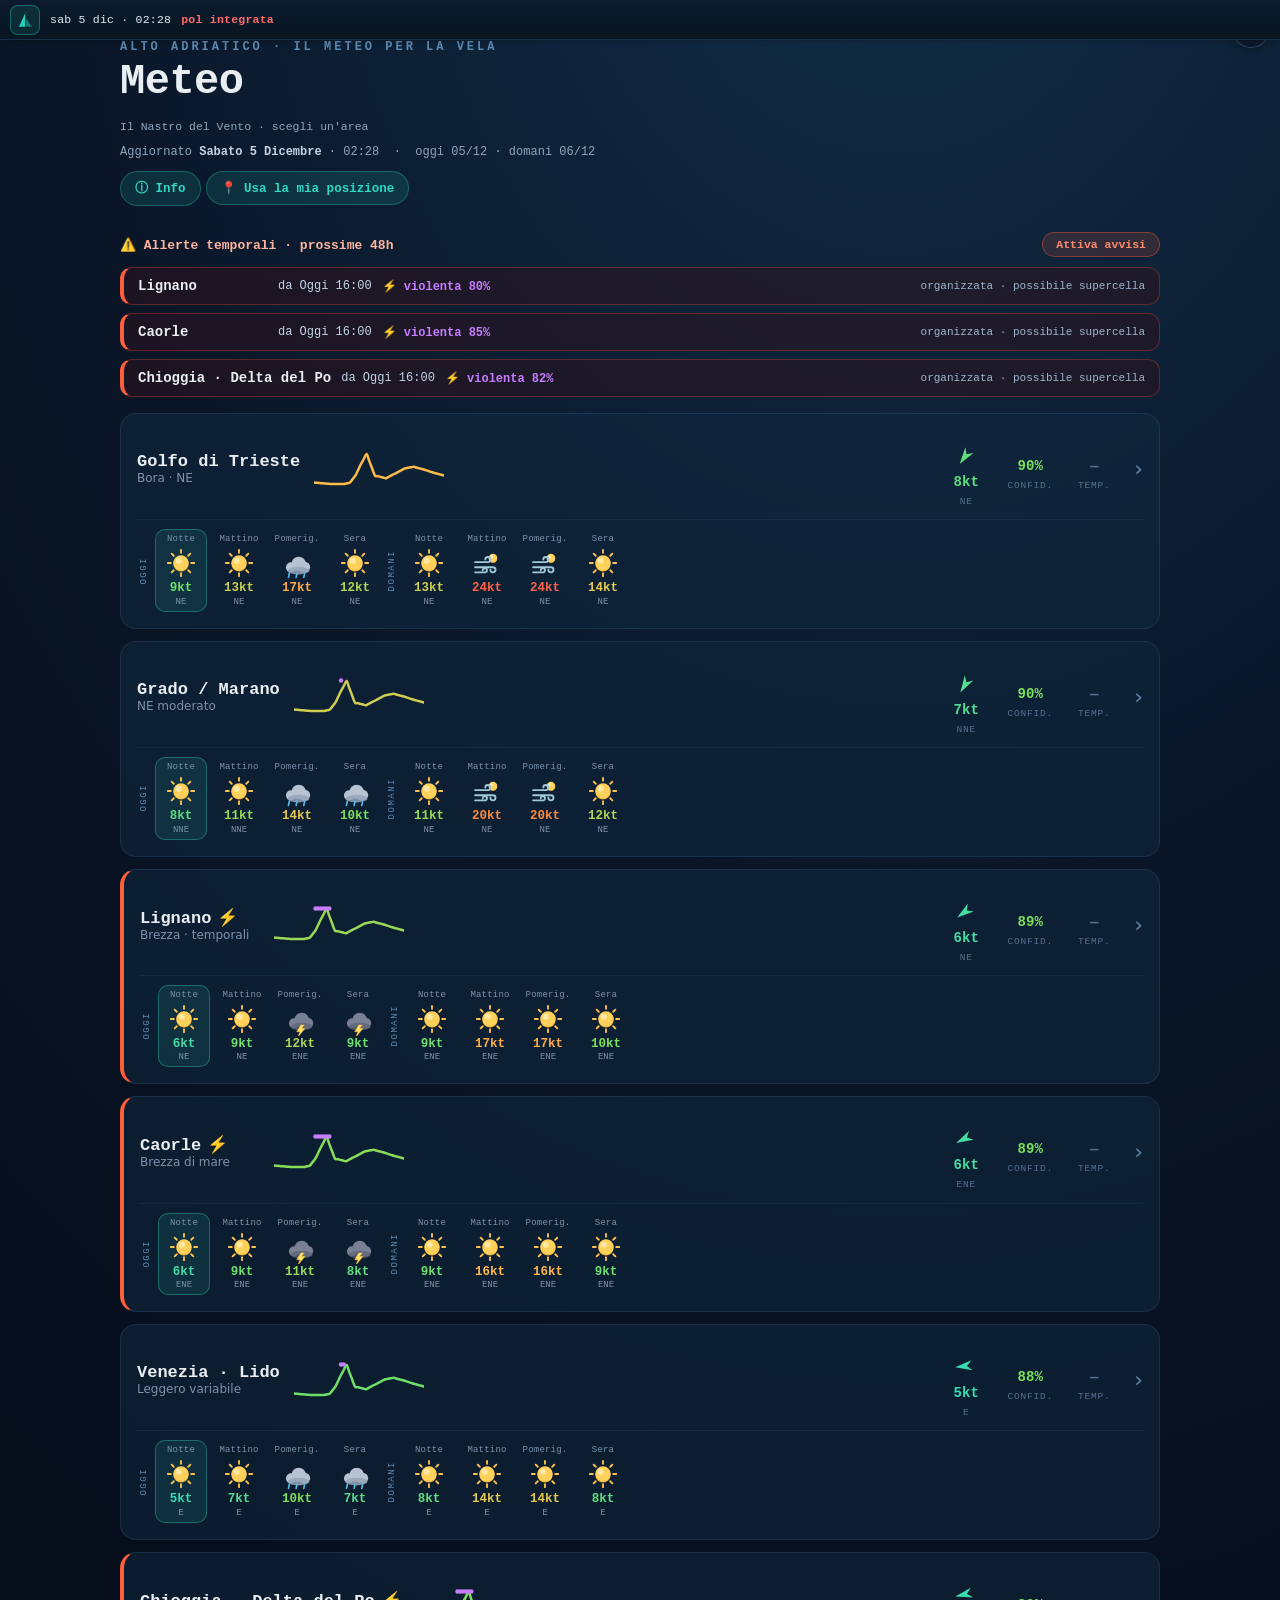
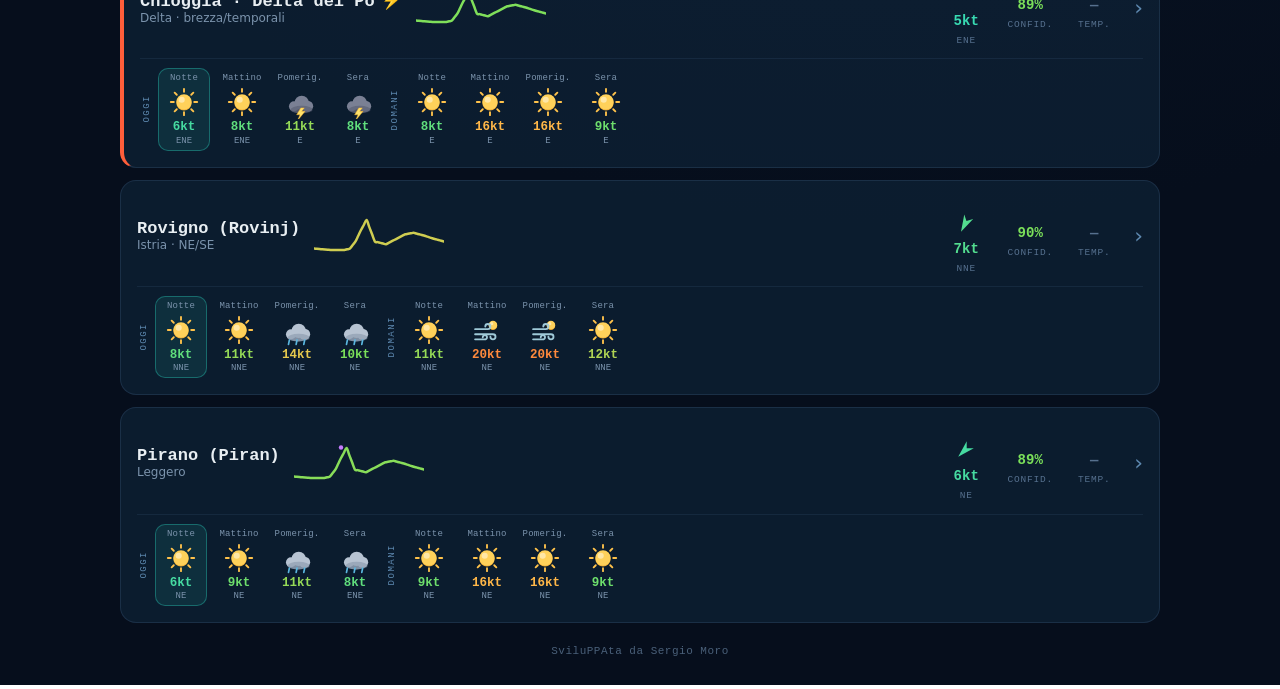
<file: meteo/index.html>
<!doctype html>
<html lang="it"><head>
<meta charset="utf-8"/><meta name="viewport" content="width=device-width,initial-scale=1,viewport-fit=cover"/>
<title>ProVela · Il Nastro del Vento</title>
<meta name="description" content="Meteo tattico per la vela in Italia — aggregatore multi-modello."/>
<meta name="theme-color" content="#0A1628"/>
<link rel="manifest" href="manifest.json"/>
<meta name="mobile-web-app-capable" content="yes"/>
<meta name="apple-mobile-web-app-capable" content="yes"/>
<meta name="apple-mobile-web-app-status-bar-style" content="black-translucent"/>
<meta name="apple-mobile-web-app-title" content="ProVela"/>
<link rel="apple-touch-icon" href="apple-touch-icon.png"/>
<link rel="icon" type="image/png" sizes="192x192" href="icon-192.png"/>
<link rel="icon" type="image/svg+xml" href="data:image/svg+xml,<svg xmlns='http://www.w3.org/2000/svg' viewBox='0 0 64 64'><rect width='64' height='64' rx='14' fill='%230A1628'/><path d='M6 36 Q20 20 32 36 T58 36' stroke='%232BD9C4' stroke-width='6' fill='none' stroke-linecap='round'/><path d='M6 44 Q20 28 32 44 T58 44' stroke='%23FFC24B' stroke-width='5' fill='none' stroke-linecap='round' opacity='.85'/></svg>">
<link rel="apple-touch-icon" href="data:image/svg+xml,<svg xmlns='http://www.w3.org/2000/svg' viewBox='0 0 64 64'><rect width='64' height='64' rx='14' fill='%230A1628'/><path d='M6 36 Q20 20 32 36 T58 36' stroke='%232BD9C4' stroke-width='6' fill='none' stroke-linecap='round'/><path d='M6 44 Q20 28 32 44 T58 44' stroke='%23FFC24B' stroke-width='5' fill='none' stroke-linecap='round' opacity='.85'/></svg>">
<style>
  :root{--sans:system-ui,-apple-system,BlinkMacSystemFont,'Segoe UI','Helvetica Neue',sans-serif;--mono:ui-monospace,'SF Mono','Roboto Mono',Menlo,Consolas,monospace;}
  *{box-sizing:border-box;-webkit-tap-highlight-color:transparent;}
  html,body{margin:0;padding:0;}
  body{min-height:100vh;font-family:var(--sans);color:#E8EEF2;background:radial-gradient(120% 90% at 70% -10%,#12304B 0%,#0A1628 55%,#060E1C 100%);padding:22px 14px;}
  .shell{max-width:1040px;margin:0 auto;}
  .eyebrow{font-family:var(--mono);font-size:12px;letter-spacing:3px;color:#5E89B0;font-weight:600;}
  h1{font-family:var(--mono);font-weight:700;font-size:clamp(26px,6vw,42px);margin:4px 0 14px;letter-spacing:-.5px;}
  .hidden{display:none;}
  /* HOME */
  .spot{background:rgba(18,40,63,.55);border:1px solid rgba(95,135,176,.18);border-radius:16px;padding:14px 16px;margin-bottom:12px;cursor:pointer;transition:border-color .15s,background .15s;}
  .spotTop{display:flex;align-items:center;gap:14px;}
  .strip{display:flex;gap:6px;overflow-x:auto;padding:9px 2px 2px;margin-top:10px;border-top:1px solid rgba(95,135,176,.12);align-items:flex-end;-webkit-overflow-scrolling:touch;}
  .strip::-webkit-scrollbar{height:0;}
  .segDay{flex:0 0 auto;align-self:center;font-family:var(--mono);font-size:9px;color:#5E89B0;writing-mode:vertical-rl;transform:rotate(180deg);letter-spacing:1.5px;text-transform:uppercase;}
  .seg{flex:0 0 auto;width:52px;display:flex;flex-direction:column;align-items:center;gap:2px;padding:5px 2px;border-radius:10px;}
  .segNow{background:rgba(43,217,196,.10);box-shadow:inset 0 0 0 1px rgba(43,217,196,.35);}
  .segLab{font-family:var(--mono);font-size:9px;color:#7B93AC;letter-spacing:.2px;}
  .seg .ic{width:34px;height:34px;display:block;}
  .segW{font-family:var(--mono);font-size:12.5px;font-weight:700;line-height:1;}
  .segD{font-family:var(--mono);font-size:9px;color:#7B93AC;}
  @keyframes spin{to{transform:rotate(360deg);}}
  @keyframes bob{0%,100%{transform:translateX(-1px);}50%{transform:translateX(1px);}}
  @keyframes fall{0%{transform:translateY(-3px);opacity:0;}30%{opacity:1;}100%{transform:translateY(7px);opacity:0;}}
  @keyframes iflash{0%,84%,100%{opacity:0;}88%,95%{opacity:1;}}
  @keyframes gust{0%,100%{transform:translateX(-2px);}50%{transform:translateX(2px);}}
  .ic-spin{transform-box:fill-box;transform-origin:center;animation:spin 11s linear infinite;}
  .ic-bob{transform-box:fill-box;transform-origin:center;animation:bob 4.5s ease-in-out infinite;}
  .ic-drop{transform-box:fill-box;animation:fall 1.4s linear infinite;}
  .ic-bolt{transform-box:fill-box;transform-origin:center;animation:iflash 2.8s linear infinite;}
  .ic-gust{transform-box:fill-box;transform-origin:center;animation:gust 2.6s ease-in-out infinite;}
  @media(prefers-reduced-motion:reduce){.ic-spin,.ic-bob,.ic-drop,.ic-bolt,.ic-gust{animation:none!important;}}
  .spot:hover,.spot:focus{border-color:rgba(43,217,196,.5);background:rgba(22,48,74,.7);outline:none;}
  .spot .info{min-width:120px;flex:0 0 auto;}
  .spot .nm{font-family:var(--mono);font-weight:700;font-size:17px;}
  .spot .ar{font-size:12px;color:#7B93AC;}
  .spot .spark{flex:1;min-width:90px;}
  .spot .read{display:flex;align-items:center;gap:12px;flex:0 0 auto;}
  .chip{display:flex;flex-direction:column;align-items:center;gap:2px;min-width:52px;}
  .chip .cl{font-family:var(--mono);font-size:9.5px;letter-spacing:.8px;color:#56708E;text-transform:uppercase;}
  .chip .cv{font-family:var(--mono);font-weight:700;font-size:14px;}
  .go{color:#5E89B0;font-size:22px;flex:0 0 auto;}
  .alertPanel{margin-bottom:16px;}
  .alertHead{font-family:var(--mono);font-size:13px;font-weight:700;color:#FFB4A0;display:flex;align-items:center;gap:10px;flex-wrap:wrap;margin-bottom:10px;}
  .notif{margin-left:auto;background:rgba(255,94,58,.15);color:#FF8A6B;border:1px solid rgba(255,94,58,.4);border-radius:20px;padding:5px 13px;font-family:var(--mono);font-size:11.5px;font-weight:600;cursor:pointer;}
  .alertRow{display:flex;align-items:center;gap:10px;flex-wrap:wrap;background:rgba(46,18,28,.5);border:1px solid rgba(255,94,58,.28);border-left:4px solid #FF5E3A;border-radius:12px;padding:10px 14px;margin-bottom:8px;cursor:pointer;}
  .alertRow .ai{font-family:var(--mono);font-weight:700;font-size:14px;min-width:130px;}
  .alertRow .aw{font-family:var(--mono);font-size:12px;color:#C3D4E6;}
  .alertRow .as{font-family:var(--mono);font-size:12px;font-weight:700;}
  .alertRow .at{font-family:var(--mono);font-size:11px;color:#9FB6CC;margin-left:auto;}
  .alertCalm{font-family:var(--mono);font-size:13px;color:#7BE05A;background:rgba(28,46,32,.35);border:1px solid rgba(123,224,90,.22);border-radius:12px;padding:12px 16px;}
  .spot.alert{border-left:4px solid #FF5E3A;}
  .abadge{display:inline-block;margin-left:6px;color:#FF7A5C;animation:bolt 1.6s ease-in-out infinite;}
  /* RIBBON */
  .topbar{display:flex;align-items:center;gap:12px;margin-bottom:8px;}
  .back{background:rgba(255,255,255,.07);border:none;color:#E8EEF2;border-radius:10px;padding:7px 13px;font-family:var(--mono);font-size:13px;cursor:pointer;}
  .pill{padding:3px 10px;border-radius:20px;font-weight:600;font-size:11px;font-family:var(--mono);white-space:nowrap;}
  .pill.live{background:rgba(43,217,196,.16);color:#2BD9C4;border:1px solid rgba(43,217,196,.35);}
  .pill.demo{background:rgba(255,194,75,.14);color:#FFC24B;border:1px solid rgba(255,194,75,.32);}
  #liveBtn{background:rgba(43,217,196,.12);color:#2BD9C4;border:1px solid rgba(43,217,196,.3);border-radius:20px;padding:5px 11px;font-family:var(--mono);font-size:11.5px;font-weight:600;cursor:pointer;}
  .tabs{display:flex;gap:8px;margin:8px 0 14px;flex-wrap:wrap;}
  .tab{flex:1 1 22%;background:rgba(18,40,63,.5);border:1px solid rgba(95,135,176,.18);color:#8FA6BE;border-radius:12px;padding:9px 4px;font-family:var(--mono);font-size:12.5px;font-weight:600;cursor:pointer;}
  .tab.active{background:rgba(43,217,196,.14);border-color:rgba(43,217,196,.4);color:#E8EEF2;}
  .threat{display:flex;flex-direction:column;gap:3px;background:rgba(40,20,46,.55);border:1px solid rgba(157,78,221,.25);border-left:4px solid #C77DFF;border-radius:14px;padding:12px 16px;margin-bottom:12px;}
  .threat .big{font-family:var(--mono);font-size:18px;font-weight:700;}
  .threat .meta{font-family:var(--mono);font-size:12px;color:#C3C8DE;}
  .threat .calm{font-family:var(--mono);font-size:14px;color:#7BE05A;}
  .ctrl{display:flex;align-items:center;gap:12px;padding:6px 10px 2px;}
  .play{width:42px;height:42px;border-radius:50%;border:none;background:rgba(157,78,221,.2);color:#E8EEF2;font-size:16px;cursor:pointer;flex:0 0 auto;}
  .tlab{font-family:var(--mono);font-size:12px;color:#9FA6C0;min-width:64px;text-align:center;}
  .credit{font-family:var(--mono);font-size:11px;letter-spacing:.5px;color:#4A6079;text-align:center;margin:22px 0 6px;}
  .dateBar{font-family:var(--mono);font-size:12px;color:#8FA6BE;margin:2px 0 10px;}
  .dateBar b{color:#C3D4E6;font-weight:600;text-transform:capitalize;}
  .gpsBtn{display:inline-flex;align-items:center;gap:6px;background:rgba(43,217,196,.12);color:#2BD9C4;border:1px solid rgba(43,217,196,.3);border-radius:20px;padding:8px 14px;font-family:var(--mono);font-size:12.5px;font-weight:600;cursor:pointer;margin:2px 0 6px;}
  .gpsMsg{font-family:var(--mono);font-size:11.5px;color:#8FA6BE;margin-bottom:6px;min-height:14px;}
  .pForm{display:flex;flex-direction:column;gap:12px;background:rgba(12,26,44,.5);border:1px solid rgba(95,135,176,.16);border-radius:16px;padding:14px;margin:8px 0 14px;}
  .pForm label{font-family:var(--mono);font-size:12px;color:#8FA6BE;display:flex;justify-content:space-between;align-items:center;gap:10px;}
  .pForm select{flex:1;background:#0E1C2E;color:#E8EEF2;border:1px solid rgba(95,135,176,.3);border-radius:10px;padding:8px 10px;font-family:var(--mono);font-size:13px;max-width:64%;}
  .pEnd{display:flex;flex-direction:column;gap:6px;}
  .pEndRow{display:flex;align-items:baseline;gap:10px;}
  .pEndLab{font-family:var(--mono);font-size:12px;color:#8FA6BE;min-width:24px;}
  .pEndSel{font-family:var(--mono);font-size:14px;font-weight:700;color:#E8EEF2;}
  .pSearch{width:100%;background:#0E1C2E;color:#E8EEF2;border:1px solid rgba(95,135,176,.3);border-radius:10px;padding:9px 12px;font-family:var(--mono);font-size:13px;}
  .pSearch::placeholder{color:#5E7894;}
  .pRes{display:flex;flex-direction:column;background:rgba(8,16,30,.9);border-radius:10px;overflow:hidden;}
  .pRes:empty{display:none;}
  .pResItem{font-family:var(--mono);font-size:13px;color:#E8EEF2;padding:9px 12px;cursor:pointer;border-bottom:1px solid rgba(95,135,176,.1);}
  .pResItem:hover{background:rgba(43,217,196,.1);}
  .pResSub{color:#7B93AC;font-size:11px;}
  .pResMuted{color:#7B93AC;cursor:default;}
  .pRow{display:flex;align-items:center;gap:10px;}
  .pL{font-family:var(--mono);font-size:12px;color:#8FA6BE;min-width:72px;}
  .pV{font-family:var(--mono);font-size:12.5px;color:#E8EEF2;min-width:100px;text-align:right;}
  .pRow input[type=range]{flex:1;height:8px;border-radius:8px;background:linear-gradient(90deg,#1C3349,#3A5B7E);-webkit-appearance:none;appearance:none;outline:none;}
  .pRow input[type=range]::-webkit-slider-thumb{-webkit-appearance:none;width:22px;height:22px;border-radius:50%;background:#0A1628;border:3px solid #E8EEF2;cursor:pointer;}
  .pRow input[type=range]::-moz-range-thumb{width:18px;height:18px;border-radius:50%;background:#0A1628;border:3px solid #E8EEF2;cursor:pointer;}
  .pSum{background:rgba(18,40,63,.55);border:1px solid rgba(95,135,176,.18);border-radius:14px;padding:14px 16px;margin-bottom:12px;}
  .pSumMain{font-family:var(--mono);font-size:17px;font-weight:700;margin-bottom:4px;}
  .pSumMeta{font-family:var(--mono);font-size:12.5px;color:#AFC2D6;line-height:1.65;}
  .pWarn{font-family:var(--mono);font-size:12.5px;color:#FF8A6B;margin-top:7px;}
  .pCalm{font-family:var(--mono);font-size:12.5px;color:#7BE05A;margin-top:7px;}
  .segStorm{box-shadow:inset 0 0 0 1px rgba(199,125,255,.45);background:rgba(199,125,255,.08);}
  .src{font-family:var(--mono);font-size:11.5px;color:#8FA6BE;margin-bottom:12px;}
  .legend{display:flex;gap:14px;flex-wrap:wrap;margin-bottom:14px;font-family:var(--mono);font-size:12px;color:#8FA6BE;}
  .legend span{display:flex;align-items:center;gap:7px;}.sw{display:inline-block;border-radius:3px;}
  .snapRow{display:flex;gap:10px;flex-wrap:wrap;margin-bottom:14px;}
  .snap{flex:1 1 110px;min-width:110px;background:rgba(18,40,63,.6);border:1px solid rgba(95,135,176,.18);border-radius:14px;padding:10px 14px;}
  .snap .l{font-family:var(--mono);font-size:10.5px;letter-spacing:1.4px;color:#56708E;text-transform:uppercase;}
  .snap .v{font-family:var(--mono);font-size:21px;font-weight:700;}.snap .s{font-size:11px;color:#7B93AC;}
  .card{background:rgba(10,22,40,.55);border:1px solid rgba(95,135,176,.16);border-radius:18px;padding:10px 10px 14px;margin-bottom:14px;box-shadow:0 24px 60px -30px rgba(0,0,0,.85);}
  .arrowRow{display:flex;align-items:center;justify-content:center;gap:14px;padding:12px 6px 6px;}
  .arrLab{font-family:var(--mono);font-size:10px;letter-spacing:1px;color:#56708E;text-transform:uppercase;}.arrVal{font-family:var(--mono);font-size:15px;font-weight:700;}
  .sliderWrap{padding:6px 4px 0;}.sliderHint{font-family:var(--mono);font-size:10.5px;color:#56708E;text-align:center;margin-bottom:6px;}
  .sliderRow{display:flex;align-items:center;gap:10px;}.sliderRow .end{font-family:var(--mono);font-size:11px;color:#56708E;white-space:nowrap;}
  input[type=range]{-webkit-appearance:none;appearance:none;flex:1;height:10px;border-radius:8px;background:linear-gradient(90deg,#1C3349,#3A5B7E);outline:none;margin:6px 0;}
  input[type=range]::-webkit-slider-thumb{-webkit-appearance:none;width:28px;height:28px;border-radius:50%;background:#0A1628;border:3px solid #E8EEF2;cursor:pointer;box-shadow:0 0 0 5px rgba(232,238,242,.14);}
  input[type=range]::-moz-range-thumb{width:24px;height:24px;border-radius:50%;background:#0A1628;border:3px solid #E8EEF2;cursor:pointer;}
  .panels{display:flex;gap:14px;flex-wrap:wrap;}.panel{flex:1 1 320px;border-radius:16px;padding:16px 18px;}
  .pStorm{background:rgba(28,18,46,.5);border:1px solid rgba(157,78,221,.22);cursor:pointer;}
  .pCons{background:rgba(18,40,63,.5);border:1px solid rgba(95,135,176,.16);}
  .pTitle{font-family:var(--mono);font-size:14px;font-weight:600;color:#C3D4E6;}.read{font-size:14.5px;line-height:1.5;color:#AFC2D6;margin:12px 0 0;}
  .track{position:relative;flex:1;height:2px;border-radius:2px;background:linear-gradient(90deg,rgba(95,135,176,.15),rgba(95,135,176,.5),rgba(95,135,176,.15));}
  .trackRow{display:flex;align-items:center;gap:12px;margin:54px 0 8px;}.trackRow .end{font-family:var(--mono);font-size:12px;color:#56708E;}
  .mdot{position:absolute;top:50%;transform:translate(-50%,-50%);display:flex;flex-direction:column;align-items:center;}
  .mtag{font-family:var(--mono);font-size:10px;color:#9FB6CC;position:absolute;bottom:14px;left:50%;transform:translateX(-50%);white-space:nowrap;}
  .mline{position:absolute;left:50%;transform:translateX(-50%);bottom:6px;width:1px;background:rgba(159,182,204,.4);}
  .dot{width:12px;height:12px;border-radius:50%;box-shadow:0 0 10px rgba(255,255,255,.35);}
  .row .l{font-family:var(--mono);font-size:10px;letter-spacing:1px;color:#56708E;text-transform:uppercase;}.row .v{font-family:var(--mono);font-weight:700;}
  .tapHint{font-family:var(--mono);font-size:10.5px;color:#9D7BD8;margin-top:8px;}
  .overlay{position:fixed;inset:0;background:rgba(6,12,24,.92);backdrop-filter:blur(6px);display:none;align-items:center;justify-content:center;padding:18px;z-index:50;}
  .overlay.open{display:flex;}
  .sheet{width:100%;max-width:520px;background:linear-gradient(160deg,#1A1230,#0E1A2C);border:1px solid rgba(157,78,221,.3);border-radius:20px;padding:20px;position:relative;}
  .close{position:absolute;top:12px;right:14px;width:34px;height:34px;border-radius:50%;border:none;background:rgba(255,255,255,.08);color:#E8EEF2;font-size:20px;cursor:pointer;}
  svg{display:block;}
  .storm-col{animation:pulse 3.4s ease-in-out infinite;}@keyframes pulse{0%,100%{opacity:var(--o);}50%{opacity:calc(var(--o)*1.9);}}
  .storm-flash{animation:flash 4.8s steps(1,end) infinite;}@keyframes flash{0%,96%,100%{opacity:0;}97%{opacity:.55;}98%{opacity:.08;}99%{opacity:.4;}}
  .bolt{animation:bolt 2.6s ease-in-out infinite;}@keyframes bolt{0%,100%{opacity:.55;}50%{opacity:1;}}
  .ribbon{stroke-dasharray:7000;stroke-dashoffset:7000;animation:draw 2s ease forwards;}@keyframes draw{to{stroke-dashoffset:0;}}
  .gust{animation:gust .95s ease-in-out infinite;transform-origin:center;}@keyframes gust{0%,100%{transform:scale(1);}50%{transform:scale(1.13);}}
  .echo{animation:echo 2.4s ease-in-out infinite;transform-origin:center;}@keyframes echo{0%,100%{opacity:.18;}50%{opacity:.42;}}
  .drift{animation:drift 1.8s ease-in-out infinite;}@keyframes drift{0%,100%{transform:translateY(0);}50%{transform:translateY(-2px);}}
  @media(prefers-reduced-motion:reduce){*{animation:none!important;}.ribbon{stroke-dashoffset:0;}}
.themeBtn{position:fixed;top:10px;right:10px;z-index:60;width:38px;height:38px;border-radius:50%;border:1px solid rgba(120,150,180,.35);background:rgba(10,22,40,.78);color:#E8EEF2;font-size:17px;line-height:1;cursor:pointer;box-shadow:0 2px 10px rgba(0,0,0,.35);}
body.light{background:radial-gradient(120% 90% at 70% -10%,#EEF4FA 0%,#DCE7F3 55%,#CBDAEB 100%);color:#0C1A28;}
body.light .themeBtn{background:rgba(255,255,255,.92);color:#0C1A28;border-color:#B8C8DA;box-shadow:0 2px 10px rgba(40,70,110,.18);}
body.light .spot,body.light .card,body.light .snap,body.light .pForm,body.light .pSum,body.light .alertPanel,body.light .pRes{background:#FFFFFF;border-color:#C7D6E6;}
body.light .strip{border-color:#DCE6F0;}
body.light h1,body.light .nm,body.light .v,body.light .segW,body.light .pSumMain,body.light .pResItem{color:#0C1A28;}
body.light .eyebrow{color:#2E6B8F;}
body.light .src,body.light .legend,body.light .dateBar,body.light .pSumMeta,body.light .gpsMsg,body.light .mtag{color:#3D5570;}
body.light .l,body.light .s,body.light .cl,body.light .ar,body.light .segLab,body.light .segD,body.light .sub{color:#56708E;}
body.light .dateBar b{color:#0C1A28;}
body.light .tab{background:#E7EEF6;border-color:#C7D6E6;color:#3D5570;}
body.light .tab.active{background:#0C1A28;border-color:#0C1A28;color:#FFFFFF;}
body.light .chip{background:#EDF3FA;border-color:#D3DFEC;}
body.light .gpsBtn,body.light .back,body.light #liveBtn,body.light #passBtn{background:#E7EEF6;color:#1C4E63;border-color:#C2D2E4;}
body.light .threat{background:#F3ECFB;border-color:#DCC8F0;}
body.light .pSearch{background:#F5F9FD;color:#0C1A28;border-color:#C7D6E6;}
body.light .pResItem{border-color:#E4EBF3;}
body.light .pResItem:hover{background:#EEF4FA;}
body.light .mline{background:rgba(40,70,100,.4);}
body.light .credit{color:#7488A0;}
body.light input[type=range]{background:linear-gradient(90deg,#C2D2E4,#8AA8C6);}
body.light input[type=range]::-webkit-slider-thumb{background:#FFFFFF;border-color:#0C1A28;}
body.light input[type=range]::-moz-range-thumb{background:#FFFFFF;border-color:#0C1A28;}
.windStrip{margin:2px 0 0;}
.roseBolt{filter:drop-shadow(0 0 3px rgba(201,130,255,.75));}
@media(prefers-reduced-motion:reduce){.roseBolt{filter:none;}}
.diagLeg{color:#C3D4E6;}.diagCap{color:#8FA6BE;}.cMid{color:#C3D4E6;}
.exBtn{margin:10px auto 0;display:block;background:rgba(157,78,221,.16);color:#D9A6FF;border:1px solid rgba(157,78,221,.4);border-radius:10px;padding:7px 14px;font-family:var(--mono);font-size:12.5px;cursor:pointer;}
.exBtn.on{background:rgba(157,78,221,.34);color:#F0D9FF;}
.demoNote{margin:8px auto 0;max-width:520px;text-align:center;font-family:var(--mono);font-size:11px;color:#C77DFF;letter-spacing:.4px;}
body.light .diagLeg,body.light .cMid{color:#16293C;}
body.light .diagCap{color:#3D5570;}
body.light .swCons{background:#0C1A28!important;}
body.light .overlay{background:rgba(28,48,78,.42);}
body.light .sheet{background:#FFFFFF;color:#0C1A28;border-color:#D9C6EE;}
body.light .sheet .close{color:#3D5570;}
body.light .exBtn{background:#F3ECFB;color:#7A3FB0;border-color:#DCC8F0;}
body.light .exBtn.on{background:#E7D4F7;color:#5A2E86;}
body.light .demoNote{color:#7A3FB0;}
</style></head>
<body>
<!-- ===== rf-topbar: barra fissa trasversale ProVela (inietta subito dopo <body>) ===== -->
<style>
.rf-topbar{position:fixed;top:0;left:0;right:0;height:40px;z-index:9000;display:flex;align-items:center;gap:10px;
  padding:0 10px;background:linear-gradient(#0c1c2e,#081521);border-bottom:1px solid #1a3248;
  font-family:ui-monospace,"SF Mono","Roboto Mono",Menlo,Consolas,monospace;color:#5a7a94;font-size:11.5px;
  letter-spacing:.02em;-webkit-user-select:none;user-select:none;box-shadow:0 2px 10px -6px rgba(0,0,0,.8);}
.rf-topbar a.rf-home{display:flex;align-items:center;justify-content:center;width:30px;height:30px;flex:none;
  border-radius:8px;background:rgba(43,217,196,.1);border:1px solid rgba(43,217,196,.35);text-decoration:none;}
.rf-topbar a.rf-home:active{transform:scale(.92);}
.rf-topbar .rf-dt{color:#deedf5;white-space:nowrap;}
.rf-topbar .rf-sun{display:none;}
.rf-topbar .rf-sun b{color:#FFC24B;font-weight:600;}
.rf-topbar .rf-pol{white-space:nowrap;overflow:hidden;text-overflow:ellipsis;max-width:46%;color:#5a7a94;}
.rf-topbar .rf-pol b{color:#2BD9C4;font-weight:600;}
.rf-topbar .rf-pol .mod{color:#cfe2ee;}
.rf-topbar .rf-pol .pol{color:#FFC24B;font-weight:600;}
.rf-topbar .rf-pol .pol.warn{color:#FF6B6B;}
.rf-topbar .rf-spacer{flex:1;}
.rf-topbar .rf-status{white-space:nowrap;overflow:hidden;text-overflow:ellipsis;max-width:44%;}
.rf-topbar .rf-status.wp b{color:#2BD9C4;font-weight:600;}
.rf-topbar .rf-status.rec{color:#FF6B6B;font-weight:600;}
.rf-topbar .rf-status .dot{display:inline-block;width:8px;height:8px;border-radius:50%;background:#FF6B6B;
  margin-right:5px;vertical-align:middle;animation:rfblink 1s steps(2,start) infinite;}
@keyframes rfblink{50%{opacity:.25}}
body{padding-top:40px!important;}
@media (max-width:360px){.rf-topbar .rf-sun{display:none;}}
@media (max-width:480px){.rf-topbar .rf-pol .mod{display:none;}}
</style>
<div class="rf-topbar" role="banner">
  <a class="rf-home" href="../" aria-label="Torna al menu ProVela" title="Menu ProVela">
    <svg viewBox="0 0 64 64" width="19" height="19" aria-hidden="true"><path d="M32 8 L32 56 L10 56 Z" fill="#2BD9C4" opacity=".95"/><path d="M32 26 L54 56 L32 56 Z" fill="#2BD9C4" opacity=".45"/><line x1="32" y1="6" x2="32" y2="58" stroke="#1a4a42" stroke-width="3"/></svg>
  </a>
  <span class="rf-dt" id="rfDt">—</span>
  <span class="rf-sun" id="rfSun"></span>
  <span class="rf-pol" id="rfPol" title=""></span>
  <span class="rf-spacer"></span>
  <span class="rf-status" id="rfStatus"></span>
</div>
<script>
(function(){
  var D=["dom","lun","mar","mer","gio","ven","sab"], MO=["gen","feb","mar","apr","mag","giu","lug","ago","set","ott","nov","dic"];
  var DEFAULT=[45.65,13.77]; // Golfo di Trieste — default Alto Adriatico
  function coords(){try{var p=JSON.parse(localStorage.getItem("raffyca-pos")||"null");if(p&&isFinite(p.lat)&&isFinite(p.lon))return[p.lat,p.lon];}catch(e){}return DEFAULT;}
  // alba/tramonto — equazione del sole (nessuna rete, ~1 min di precisione)
  function sunTimes(date,lat,lon){
    var rad=Math.PI/180, deg=180/Math.PI, J2000=2451545;
    var dayMs=Date.UTC(date.getFullYear(),date.getMonth(),date.getDate());
    var n=Math.round(dayMs/86400000 - 0.5 + 2440588 - J2000 + 0.0008);
    var Jstar=n - lon/360;
    var M=(357.5291 + 0.98560028*Jstar)%360;
    var C=1.9148*Math.sin(M*rad)+0.02*Math.sin(2*M*rad)+0.0003*Math.sin(3*M*rad);
    var lam=(M+C+180+102.9372)%360;
    var Jtr=J2000 + Jstar + 0.0053*Math.sin(M*rad) - 0.0069*Math.sin(2*lam*rad);
    var dec=Math.asin(Math.sin(lam*rad)*Math.sin(23.44*rad));
    var co=(Math.sin(-0.833*rad)-Math.sin(lat*rad)*Math.sin(dec))/(Math.cos(lat*rad)*Math.cos(dec));
    if(co>1)return{rise:null,set:null}; if(co<-1)return{rise:null,set:null};
    var w=Math.acos(co)*deg;
    var toDate=function(J){return new Date((J-2440588+0.5)*86400000);};
    return{rise:toDate(Jtr-w/360),set:toDate(Jtr+w/360)};
  }
  function hhmm(d){return d?d.toLocaleTimeString("it",{hour:"2-digit",minute:"2-digit"}):"—";}
  var elDt=document.getElementById("rfDt"), elSun=document.getElementById("rfSun"), elSt=document.getElementById("rfStatus");
  var elPol=document.getElementById("rfPol");
  function esc(x){return String(x).replace(/[&<>"]/g,function(c){return {'&':'&amp;','<':'&lt;','>':'&gt;','"':'&quot;'}[c];});}
  function polarLabel(){
    var p=null;try{p=JSON.parse(localStorage.getItem("raffyca-polar")||"null");}catch(e){}
    if(!p||!p.twa||!p.data||!p.twa.length)return{txt:"integrata",cls:"warn"};
    var m=p.meta||{};
    if(m.source==="generica"||m.generic)return{txt:(m.boat||"generica"),cls:"warn"};
    if(m.boat)return{txt:m.boat,cls:""};
    if(m.source==="csv")return{txt:"CSV",cls:""};
    return{txt:(m.source||"attiva"),cls:""};
  }
  function tickPolar(){
    if(!elPol)return;
    var pr=null;try{pr=JSON.parse(localStorage.getItem("raffyca-profile")||"null");}catch(e){}
    var boat=(pr&&pr.boat)||"",model=(pr&&pr.model)||"";
    var L=polarLabel();
    var h="";
    if(boat)h+='<b>'+esc(boat)+'</b>';
    if(model)h+=(h?" · ":"")+'<span class="mod">'+esc(model)+'</span>';
    h+=(h?" · ":"")+'<span class="pol '+L.cls+'">pol '+esc(L.txt)+'</span>';
    elPol.innerHTML=h;
    elPol.title=[boat,model,"polare: "+L.txt].filter(Boolean).join(" · ");
  }
  var sunDay="";
  function tickClock(){
    var now=new Date();
    elDt.textContent=D[now.getDay()]+" "+now.getDate()+" "+MO[now.getMonth()]+" · "+now.toLocaleTimeString("it",{hour:"2-digit",minute:"2-digit"});
    var key=now.toDateString();
    if(key!==sunDay){sunDay=key;var c=coords();var s=sunTimes(now,c[0],c[1]);elSun.innerHTML="&#9728; <b>"+hhmm(s.rise)+"</b> &nbsp;&#9790; <b>"+hhmm(s.set)+"</b>";}
  }
  function tickStatus(){
    var rec=null,id="";
    try{rec=JSON.parse(localStorage.getItem("raffyca-rec")||"null");}catch(e){}
    if(rec&&rec.on){elSt.className="rf-status rec";elSt.innerHTML='<span class="dot"></span>REC GPX'+(rec.pts?" · "+rec.pts+" pt":"");return;}
    try{id=localStorage.getItem("raffyca-active-wp")||"";}catch(e){}
    if(id){var w=null;try{w=(JSON.parse(localStorage.getItem("raffyca-waypoints")||"[]")).find(function(x){return x.id===id;});}catch(e){}
      if(w){elSt.className="rf-status wp";elSt.innerHTML="&#9873; WP: <b>"+w.name+"</b>";return;}}
    elSt.className="rf-status";elSt.textContent="";
  }
  tickClock();tickStatus();tickPolar();
  setInterval(tickClock,20000);
  setInterval(tickStatus,3000);
  setInterval(tickPolar,5000);
  window.addEventListener("storage",tickStatus);window.addEventListener("storage",tickPolar);
  document.addEventListener("visibilitychange",function(){if(!document.hidden){tickClock();tickStatus();tickPolar();}});
})();
</script>
<!-- ===== /rf-topbar ===== -->

<button id="themeBtn" class="themeBtn">☀</button>
<div class="shell">
  <!-- HOME -->
  <div id="homeView">
    <div class="eyebrow" id="homeEyebrow">ALTO ADRIATICO · IL METEO PER LA VELA</div>
    <h1>Meteo</h1>
    <div class="src">Il Nastro del Vento · scegli un'area</div>
    <div class="dateBar" id="dateBar"></div>
    <a class="gpsBtn" id="aboutBtn" href="presentazione.html" style="text-decoration:none">ⓘ Info</a>
    <button id="gpsBtn" class="gpsBtn">📍 Usa la mia posizione</button>
    <div id="gpsMsg" class="gpsMsg"></div>
    <div id="alertPanel" class="alertPanel"></div>
    <div id="spotList"></div>
    <div class="credit">SviluPPAta da Sergio Moro</div>
  </div>
  <!-- RIBBON -->
  <div id="passageView" class="hidden">
    <div class="topbar"><button class="back" id="pBack">‹ Aree</button><div style="flex:1"><div class="eyebrow" id="pEyebrow">ALTO ADRIATICO</div></div></div>
    <h1 style="margin-top:2px">Traversata</h1>
    <div class="src">Che tempo trovi in linea retta da A a B, partendo a una certa ora alla tua velocità.</div>
    <div class="pForm">
      <div class="pEnd">
        <div class="pEndRow"><span class="pEndLab">Da</span><span class="pEndSel" id="pFromSel">—</span></div>
        <input class="pSearch" id="pFromQ" type="text" placeholder="Cerca una località…" autocomplete="off">
        <div class="pRes" id="pFromRes"></div>
      </div>
      <div class="pEnd">
        <div class="pEndRow"><span class="pEndLab">A</span><span class="pEndSel" id="pToSel">—</span></div>
        <input class="pSearch" id="pToQ" type="text" placeholder="Cerca una località…" autocomplete="off">
        <div class="pRes" id="pToRes"></div>
      </div>
      <div class="pRow"><span class="pL">Partenza</span><input type="range" id="pDep" min="0" max="47" value="12"><span class="pV" id="pDepV">—</span></div>
      <div class="pRow"><span class="pL">Velocità</span><input type="range" id="pSpd" min="2" max="16" value="6"><span class="pV" id="pSpdV">6 kt</span></div>
    </div>
    <div id="passageOut"></div>
  </div>
  <div id="ribbonView" class="hidden">
    <div class="topbar"><button class="back" id="backBtn">‹ Aree</button><div style="flex:1"><div class="eyebrow" id="rbArea">ALTO ADRIATICO</div></div><a id="ribbonInfo" href="presentazione.html" title="Info" aria-label="Info" style="text-decoration:none;background:rgba(255,255,255,.07);color:#E8EEF2;border-radius:10px;padding:5px 9px;font-family:var(--mono);font-size:14px;flex:none">ⓘ</a><span class="pill demo" id="rbPill">scenario di prova</span><button id="liveBtn">⟳ aggiorna</button></div>
    <h1 id="rbTitle" style="margin-top:2px">Il Nastro del Vento</h1>
    <div class="src" id="rbMsg"></div>
    <div class="tabs"><button class="tab active" data-tab="nastro">Nastro</button><button class="tab" data-tab="rosa">Rosa</button><button class="tab" data-tab="storm">Temporali</button><button class="tab" data-tab="diag">Diagrammi</button></div>
    <div id="viewNastro">
      <div class="legend">
        <span><i class="sw" style="width:28px;height:5px;background:linear-gradient(90deg,#2BD9C4,#FFC24B,#FF4D4D)"></i>colore = intensità</span>
        <span><i class="sw" style="width:24px;height:14px;background:rgba(255,194,75,.22);border:1px solid rgba(255,194,75,.4)"></i>ventaglio = sfiducia</span>
        <span><i style="color:#C77DFF">⚡</i>viola = temporale (tocca)</span>
      </div>
      <div class="snapRow" id="snapRow"></div>
      <div class="card">
        <svg id="chart" viewBox="0 0 1000 520" style="width:100%;height:auto"></svg>
        <div class="windStrip"><svg id="windArrow" viewBox="0 0 1000 96" style="width:100%;height:auto;display:block"></svg></div>
        <div class="sliderWrap"><div class="sliderHint">↔ trascina per scorrere le 48 ore</div>
          <div class="sliderRow"><span class="end" id="sEnd0">00</span><input type="range" id="slider" min="0" max="47" value="14"/><span class="end" id="sEnd1">47</span></div></div>
      </div>
      <div class="panels"><div class="panel pStorm" id="stormPanel"></div><div class="panel pCons" id="consPanel"></div></div>
    </div>
    <div id="viewRosa" class="hidden">
      <div class="snapRow" id="roseSnap"></div>
      <div class="card">
        <svg id="roseScene" viewBox="0 0 600 470" style="width:100%;height:auto"></svg>
        <div class="sliderWrap"><div class="sliderHint">↔ la rosa nello spazio · altezza = nodi · larghezza/2 gobbe = (dis)accordo</div>
          <div class="sliderRow"><span class="end" id="rEnd0">00</span><input type="range" id="rslider" min="0" max="47" value="14"/><span class="end" id="rEnd1">47</span></div></div>
      </div>
    </div>
    <div id="viewStorm" class="hidden">
      <div class="threat" id="threat"></div>
      <div class="card">
        <svg id="stormStrip" viewBox="0 0 1000 120" style="width:100%;height:auto;display:block"></svg>
        <div class="sliderWrap"><div class="sliderHint">↔ scorri le 48 ore · rischio previsto (non cella osservata)</div>
          <div class="sliderRow"><span class="end" id="stEnd0">00</span><input type="range" id="sslider" min="0" max="47" value="14"/><span class="end" id="stEnd1">47</span></div></div>
        <div id="stormDetail"></div>
      </div>
    </div>
    <div id="viewDiag" class="hidden">
      <div class="diagLeg" style="display:flex;gap:11px;flex-wrap:wrap;font-family:var(--mono);font-size:11.5px;margin-bottom:8px;">
        <span><i style="display:inline-block;width:16px;height:3px;border-radius:2px;background:#2BD9C4;margin-right:4px;vertical-align:middle"></i>ECMWF</span>
        <span><i style="display:inline-block;width:16px;height:3px;border-radius:2px;background:#FFC24B;margin-right:4px;vertical-align:middle"></i>ICON-EU</span>
        <span><i style="display:inline-block;width:16px;height:3px;border-radius:2px;background:#7BE05A;margin-right:4px;vertical-align:middle"></i>ICON-D2</span>
        <span><i style="display:inline-block;width:16px;height:3px;border-radius:2px;background:#FF6B6B;margin-right:4px;vertical-align:middle"></i>GFS</span>
        <span><i style="display:inline-block;width:16px;height:3px;border-radius:2px;background:#C77DFF;margin-right:4px;vertical-align:middle"></i>ARPEGE</span>
        <span><i class="swCons" style="display:inline-block;width:16px;height:3px;border-radius:2px;background:#E8EEF2;margin-right:4px;vertical-align:middle"></i>consenso</span>
      </div>
      <div class="card"><svg id="diagChart" viewBox="0 0 1000 1020" style="width:100%;height:auto"></svg></div>
    </div>
  </div>
</div>
<div class="overlay" id="overlay"><div class="sheet"><button class="close" id="closeBtn" aria-label="Chiudi">×</button><div id="sheetBody"></div></div></div>

<script>
var W=1000,H=520,padL=60,padR=24,padT=50,padB=54,DIR_MIN=8,DIR_MAX=232,START=0;
var STEP=3;
var HOUR=Math.max(0,Math.min(23,new Date().getHours()));
var WIN=Math.floor(HOUR/STEP)*STEP;
var NOW=HOUR-WIN;
var MODELS=["ecmwf_ifs025","icon_eu","icon_d2","gfs_seamless","meteofrance_arpege_europe"];
var currentSpot=0;
function clamp(v,a,b){return Math.max(a,Math.min(b,v));}
var LIGHT=false;try{LIGHT=localStorage.getItem('raffyca_light')==='1';}catch(e){}
function dk(c){return LIGHT?[Math.round(c[0]*0.62),Math.round(c[1]*0.58),Math.round(c[2]*0.62)]:c;}
var THEME={dark:{panel:'rgba(14,28,46,.45)',plane:'rgba(20,40,62,.55)',splane:'rgba(8,12,24,.62)',lab:'#C3D4E6',cons:'#E8EEF2',consHalo:'#0A1628',compN:'#E8EEF2',sel:'#0A1628'},light:{panel:'rgba(228,237,247,.93)',plane:'rgba(223,233,245,.9)',splane:'rgba(223,233,245,.93)',lab:'#16293C',cons:'#0C1A28',consHalo:'#FFFFFF',compN:'#0C1A28',sel:'#FFFFFF'}};
function T(k){return THEME[LIGHT?'light':'dark'][k];}
function reRenderAll(){try{if(!document.getElementById('homeView').classList.contains('hidden'))renderHome();}catch(e){}try{var rv=document.getElementById('ribbonView');if(rv&&!rv.classList.contains('hidden')){buildChart();update(+document.getElementById('slider').value);renderRose(+document.getElementById('rslider').value);renderStorm(+document.getElementById('sslider').value);renderDiag();}}catch(e){}try{var pv=document.getElementById('passageView');if(pv&&!pv.classList.contains('hidden'))computePassage();}catch(e){}}
function toggleLight(){LIGHT=!LIGHT;document.body.classList.toggle('light',LIGHT);try{localStorage.setItem('raffyca_light',LIGHT?'1':'0');}catch(e){}var b=document.getElementById('themeBtn');if(b)b.textContent=LIGHT?'🌙':'☀';reRenderAll();}
function X(i,n){return padL+(i/((n||48)-1))*(W-padL-padR);}
function Y(d){return padT+((d-DIR_MIN)/(DIR_MAX-DIR_MIN))*(H-padT-padB);}
function rgb(c){return"rgb("+c[0]+","+c[1]+","+c[2]+")";}
function deg360(d){return Math.round(((d%360)+360)%360);}
function dirLabel(d){var p=["N","NNE","NE","ENE","E","ESE","SE","SSE","S","SSW","SW","WSW","W","WNW","NW","NNW"];return p[Math.round(deg360(d)/22.5)%16];}
function speedColor(kt){return rgb(speedRGB(kt));}
function severity(r){var o=r<.15?{lbl:"nessuna",rgb:[86,112,142]}:r<.3?{lbl:"debole",rgb:[123,224,90]}:r<.5?{lbl:"moderata",rgb:[255,194,75]}:r<.7?{lbl:"forte",rgb:[255,138,61]}:{lbl:"violenta",rgb:[199,125,255]};return{lbl:o.lbl,col:rgb(dk(o.rgb))};}
function smooth(pts){if(pts.length<2)return"";var d="M "+pts[0].x+" "+pts[0].y;for(var i=0;i<pts.length-1;i++){var p0=pts[i-1]||pts[i],p1=pts[i],p2=pts[i+1],p3=pts[i+2]||p2;d+=" C "+(p1.x+(p2.x-p0.x)/6)+" "+(p1.y+(p2.y-p0.y)/6)+", "+(p2.x-(p3.x-p1.x)/6)+" "+(p2.y-(p3.y-p1.y)/6)+", "+p2.x+" "+p2.y;}return d;}
function M(){return "ui-monospace,'SF Mono','Roboto Mono',Menlo,Consolas,monospace";}

/* scenario per-area */
var KEY=[[0,35,10,6,3,.02,30],[6,34,12,9,3,.03,35],[11,34,18,12,4,.06,40],[13,35,45,14,6,.15,45],[15,40,110,15,10,.40,50],[17,48,180,14,16,.70,55],[19,55,120,11,12,.45,60],[22,40,40,8,6,.12,60],[26,38,60,9,14,.05,65],[30,42,40,16,14,.04,70],[33,45,16,22,9,.03,70],[36,46,14,24,9,.04,72],[40,44,22,18,8,.18,78],[43,42,30,13,7,.12,82],[47,40,24,9,5,.05,85]];
function interp(h){var a=KEY[0],b=KEY[KEY.length-1];for(var i=0;i<KEY.length-1;i++){if(h>=KEY[i][0]&&h<=KEY[i+1][0]){a=KEY[i];b=KEY[i+1];break;}}var f=b[0]===a[0]?0:(h-a[0])/(b[0]-a[0]);var L=function(k){return a[k]+(b[k]-a[k])*f;};return{dir:L(1),ds:L(2),spd:L(3),ss:L(4),st:L(5),sm:L(6)};}
function genSpot(p){var A=[];for(var i=0;i<48;i++){var k=interp(i);var dir=k.dir+p.dirOff,ds=k.ds*p.dsScale,spd=k.spd*p.spdScale,ss=k.ss,st=clamp(k.st*p.stScale+p.stBias,0,1);A.push({i:i,dir:dir,dLo:dir-ds*.3,dHi:dir+ds*.7,spd:Math.round(spd),sLo:Math.max(0,Math.round(spd-ss*.5)),sHi:Math.round(spd+ss*.5),storm:st,smDir:k.sm,cape:Math.round(st*2400),precip:+(st*4).toFixed(1),shear:Math.round(8+ds*.12+st*26),steerSpd:Math.round(spd*1.3+st*12),mb:[dir-ds*.25,dir+ds*.05,dir+ds*.55]});}A.forEach(function(d){d.conf=clamp(1-(Math.abs(d.dHi-d.dLo)/120)*.7-((d.sHi-d.sLo)/22)*.3,.05,.99);});return A;}
var ZONE=(function(){try{var p=JSON.parse(localStorage.getItem("raffyca-profile")||"{}");return (p.zone||"").trim();}catch(e){return "";}})();
var ZONEU=(ZONE||"Alto Adriatico").toUpperCase();
/* Spot per zona. Alto Adriatico = set validato. Altre zone = coordinate reali,
   descrittori e tarature "p" GENERICI da verificare (p incide solo sul placeholder pre-live). */
var SPOTS_BY_ZONE={
"Alto Adriatico":[
  {nm:"Golfo di Trieste",ar:"Bora · NE",ll:[45.70,13.72],p:{dirOff:0,dsScale:1.0,spdScale:1.2,stScale:.5,stBias:0}},
  {nm:"Grado / Marano",ar:"NE moderato",ll:[45.68,13.40],p:{dirOff:-4,dsScale:.9,spdScale:1.0,stScale:.6,stBias:0}},
  {nm:"Lignano",ar:"Brezza · temporali",ll:[45.68,13.13],p:{dirOff:18,dsScale:1.1,spdScale:.85,stScale:1.1,stBias:.03}},
  {nm:"Caorle",ar:"Brezza di mare",ll:[45.59,12.89],p:{dirOff:28,dsScale:1.15,spdScale:.8,stScale:1.15,stBias:.04}},
  {nm:"Venezia · Lido",ar:"Leggero variabile",ll:[45.41,12.42],p:{dirOff:48,dsScale:1.2,spdScale:.7,stScale:.7,stBias:0}},
  {nm:"Chioggia · Delta del Po",ar:"Delta · brezza/temporali",ll:[45.13,12.40],p:{dirOff:42,dsScale:1.15,spdScale:.78,stScale:1.12,stBias:.04}},
  {nm:"Rovigno (Rovinj)",ar:"Istria · NE/SE",ll:[45.08,13.63],p:{dirOff:-8,dsScale:1.0,spdScale:1.0,stScale:.55,stBias:0}},
  {nm:"Pirano (Piran)",ar:"Leggero",ll:[45.52,13.57],p:{dirOff:10,dsScale:1.05,spdScale:.8,stScale:.6,stBias:0}}
],
"Medio Adriatico":[
  {nm:"Ancona",ar:"Grecale / Scirocco",ll:[43.62,13.51],p:{dirOff:-20,dsScale:1.0,spdScale:.9,stScale:.7,stBias:.02}},
  {nm:"Pesaro",ar:"Grecale / Maestrale",ll:[43.92,12.91],p:{dirOff:-5,dsScale:1.0,spdScale:.9,stScale:.7,stBias:.02}},
  {nm:"San Benedetto d.T.",ar:"Scirocco / Grecale",ll:[42.94,13.88],p:{dirOff:10,dsScale:1.0,spdScale:.9,stScale:.7,stBias:.02}},
  {nm:"Pescara",ar:"Scirocco / Maestrale",ll:[42.47,14.22],p:{dirOff:25,dsScale:1.0,spdScale:.9,stScale:.7,stBias:.02}},
  {nm:"Zara (Zadar)",ar:"Grecale / Scirocco",ll:[44.11,15.23],p:{dirOff:40,dsScale:1.0,spdScale:.9,stScale:.7,stBias:.02}}
],
"Basso Adriatico":[
  {nm:"Vieste · Gargano",ar:"Scirocco / Maestrale",ll:[41.88,16.18],p:{dirOff:-20,dsScale:1.0,spdScale:.9,stScale:.7,stBias:.02}},
  {nm:"Bari",ar:"Maestrale / Scirocco",ll:[41.13,16.87],p:{dirOff:-5,dsScale:1.0,spdScale:.9,stScale:.7,stBias:.02}},
  {nm:"Brindisi",ar:"Scirocco / Tramontana",ll:[40.64,17.95],p:{dirOff:10,dsScale:1.0,spdScale:.9,stScale:.7,stBias:.02}},
  {nm:"Otranto",ar:"Scirocco / Tramontana",ll:[40.15,18.49],p:{dirOff:25,dsScale:1.0,spdScale:.9,stScale:.7,stBias:.02}},
  {nm:"Dubrovnik",ar:"Scirocco / Grecale",ll:[42.64,18.11],p:{dirOff:40,dsScale:1.0,spdScale:.9,stScale:.7,stBias:.02}}
],
"Mar Ionio":[
  {nm:"Taranto",ar:"Scirocco / Levante",ll:[40.47,17.23],p:{dirOff:-20,dsScale:1.0,spdScale:.9,stScale:.7,stBias:.02}},
  {nm:"Crotone",ar:"Levante / Scirocco",ll:[39.08,17.13],p:{dirOff:-5,dsScale:1.0,spdScale:.9,stScale:.7,stBias:.02}},
  {nm:"Roccella Ionica",ar:"Scirocco / Grecale",ll:[38.32,16.42],p:{dirOff:10,dsScale:1.0,spdScale:.9,stScale:.7,stBias:.02}},
  {nm:"Catania",ar:"Grecale / Scirocco",ll:[37.50,15.09],p:{dirOff:25,dsScale:1.0,spdScale:.9,stScale:.7,stBias:.02}},
  {nm:"Siracusa",ar:"Scirocco / Levante",ll:[37.06,15.29],p:{dirOff:40,dsScale:1.0,spdScale:.9,stScale:.7,stBias:.02}}
],
"Basso Tirreno":[
  {nm:"Golfo di Napoli",ar:"Libeccio / Ponente",ll:[40.82,14.25],p:{dirOff:-20,dsScale:1.0,spdScale:.9,stScale:.7,stBias:.02}},
  {nm:"Capri",ar:"Libeccio / Maestrale",ll:[40.55,14.24],p:{dirOff:-5,dsScale:1.0,spdScale:.9,stScale:.7,stBias:.02}},
  {nm:"Salerno",ar:"Libeccio / Scirocco",ll:[40.68,14.76],p:{dirOff:10,dsScale:1.0,spdScale:.9,stScale:.7,stBias:.02}},
  {nm:"Isole Eolie · Lipari",ar:"Maestrale / Ponente",ll:[38.47,14.95],p:{dirOff:25,dsScale:1.0,spdScale:.9,stScale:.7,stBias:.02}},
  {nm:"Cefalù",ar:"Maestrale / Grecale",ll:[38.03,14.02],p:{dirOff:40,dsScale:1.0,spdScale:.9,stScale:.7,stBias:.02}}
],
"Alto Tirreno":[
  {nm:"Civitavecchia",ar:"Ponente / Libeccio",ll:[42.09,11.79],p:{dirOff:-20,dsScale:1.0,spdScale:.9,stScale:.7,stBias:.02}},
  {nm:"Argentario",ar:"Maestrale / Libeccio",ll:[42.44,11.12],p:{dirOff:-5,dsScale:1.0,spdScale:.9,stScale:.7,stBias:.02}},
  {nm:"Isola d'Elba",ar:"Maestrale / Libeccio",ll:[42.81,10.32],p:{dirOff:10,dsScale:1.0,spdScale:.9,stScale:.7,stBias:.02}},
  {nm:"Giglio",ar:"Libeccio / Ponente",ll:[42.36,10.90],p:{dirOff:25,dsScale:1.0,spdScale:.9,stScale:.7,stBias:.02}},
  {nm:"Bonifacio",ar:"Maestrale / Ponente",ll:[41.39,9.16],p:{dirOff:40,dsScale:1.0,spdScale:.9,stScale:.7,stBias:.02}}
],
"Mar Ligure":[
  {nm:"Genova",ar:"Libeccio / Tramontana",ll:[44.41,8.93],p:{dirOff:-20,dsScale:1.0,spdScale:.9,stScale:.7,stBias:.02}},
  {nm:"Portofino · Tigullio",ar:"Libeccio / Grecale",ll:[44.30,9.21],p:{dirOff:-5,dsScale:1.0,spdScale:.9,stScale:.7,stBias:.02}},
  {nm:"La Spezia",ar:"Libeccio / Maestrale",ll:[44.10,9.83],p:{dirOff:10,dsScale:1.0,spdScale:.9,stScale:.7,stBias:.02}},
  {nm:"Imperia",ar:"Ponente / Libeccio",ll:[43.88,8.03],p:{dirOff:25,dsScale:1.0,spdScale:.9,stScale:.7,stBias:.02}},
  {nm:"Sanremo",ar:"Libeccio / Ponente",ll:[43.82,7.78],p:{dirOff:40,dsScale:1.0,spdScale:.9,stScale:.7,stBias:.02}}
],
"Sardegna":[
  {nm:"La Maddalena · Bocche",ar:"Maestrale / Grecale",ll:[41.21,9.40],p:{dirOff:-20,dsScale:1.0,spdScale:.9,stScale:.7,stBias:.02}},
  {nm:"Porto Cervo",ar:"Maestrale / Ponente",ll:[41.13,9.54],p:{dirOff:-5,dsScale:1.0,spdScale:.9,stScale:.7,stBias:.02}},
  {nm:"Olbia",ar:"Maestrale / Grecale",ll:[40.92,9.50],p:{dirOff:10,dsScale:1.0,spdScale:.9,stScale:.7,stBias:.02}},
  {nm:"Cagliari",ar:"Maestrale / Scirocco",ll:[39.21,9.11],p:{dirOff:25,dsScale:1.0,spdScale:.9,stScale:.7,stBias:.02}},
  {nm:"Alghero",ar:"Maestrale / Ponente",ll:[40.56,8.32],p:{dirOff:40,dsScale:1.0,spdScale:.9,stScale:.7,stBias:.02}}
],
"Sicilia":[
  {nm:"Palermo",ar:"Maestrale / Ponente",ll:[38.13,13.36],p:{dirOff:-20,dsScale:1.0,spdScale:.9,stScale:.7,stBias:.02}},
  {nm:"Trapani · Egadi",ar:"Maestrale / Scirocco",ll:[38.02,12.53],p:{dirOff:-5,dsScale:1.0,spdScale:.9,stScale:.7,stBias:.02}},
  {nm:"Marsala",ar:"Scirocco / Libeccio",ll:[37.80,12.44],p:{dirOff:10,dsScale:1.0,spdScale:.9,stScale:.7,stBias:.02}},
  {nm:"Stretto di Messina",ar:"Levante / Ponente",ll:[38.19,15.57],p:{dirOff:25,dsScale:1.0,spdScale:.9,stScale:.7,stBias:.02}},
  {nm:"Pantelleria",ar:"Maestrale / Scirocco",ll:[36.83,11.94],p:{dirOff:40,dsScale:1.0,spdScale:.9,stScale:.7,stBias:.02}}
]
};
var SPOTS=SPOTS_BY_ZONE[ZONE]||SPOTS_BY_ZONE["Alto Adriatico"];
SPOTS.forEach(function(s){s.data=genSpot(s.p);s.live=false;s.start=WIN;});

/* ===== LIVE per-area (Open-Meteo: ICON-EU + ECMWF + GFS) ===== */
function vmean(dirs,spds){var u=0,v=0,n=dirs.length;for(var i=0;i<n;i++){u+=Math.sin(dirs[i]*Math.PI/180);v+=Math.cos(dirs[i]*Math.PI/180);}return{dir:(Math.atan2(u/n,v/n)*180/Math.PI+360)%360,spd:spds.reduce(function(a,b){return a+b;},0)/spds.length};}
function adiff(a,b){return ((a-b)%360+540)%360-180;}
function parseLive(j){
  var hr=j.hourly;if(!hr||!hr.time)throw new Error("no data");
  var N=Math.min(72,hr.time.length),get=function(base,m,idx){var k=base+"_"+m;return hr[k]?hr[k][idx]:null;};
  function levelMean(idx,lvl){var dirs=[],spds=[];MODELS.forEach(function(m){var d=get("wind_direction"+lvl,m,idx),s=get("wind_speed"+lvl,m,idx);if(d!=null&&s!=null){dirs.push(d);spds.push(s);}});return dirs.length?vmean(dirs,spds):null;}
  function toUV(w){return {u:w.spd*Math.sin(w.dir*Math.PI/180),v:w.spd*Math.cos(w.dir*Math.PI/180)};}
  var raw=[];
  for(var idx=0;idx<N;idx++){
    var dirs=[],spds=[],gusts=[],capes=[],precs=[],wcs=[];
    var dg={temp:[],pres:[],cloud:[],wind:[],gust:[],cape:[],cin:[],dir:[]};
    MODELS.forEach(function(m,mi){dg.temp[mi]=get("temperature_2m",m,idx);dg.pres[mi]=get("pressure_msl",m,idx);dg.cloud[mi]=get("cloud_cover",m,idx);dg.wind[mi]=get("wind_speed_10m",m,idx);dg.gust[mi]=get("wind_gusts_10m",m,idx);dg.cape[mi]=get("cape",m,idx);dg.cin[mi]=get("convective_inhibition",m,idx);dg.dir[mi]=get("wind_direction_10m",m,idx);});
    MODELS.forEach(function(m){var d=get("wind_direction_10m",m,idx),s=get("wind_speed_10m",m,idx),g=get("wind_gusts_10m",m,idx),c=get("cape",m,idx),p=get("precipitation",m,idx),wc=get("weather_code",m,idx);if(d!=null&&s!=null){dirs.push(d);spds.push(s);}if(g!=null)gusts.push(g);if(c!=null)capes.push(c);if(p!=null)precs.push(p);if(wc!=null)wcs.push(wc);});
    if(dirs.length===0){dirs=[0];spds=[0];}
    var vm=vmean(dirs,spds),devs=dirs.map(function(d){return adiff(d,vm.dir);});
    var lo=Math.min.apply(null,devs),hi=Math.max.apply(null,devs);
    var allS=spds.concat(gusts),maxS=Math.max.apply(null,allS),minS=Math.min.apply(null,spds);
    var cape=capes.length?capes.reduce(function(a,b){return a+b;},0)/capes.length:0;
    var prec=precs.length?precs.reduce(function(a,b){return a+b;},0)/precs.length:0;
    var wc=wcs.length?Math.max.apply(null,wcs):0;
    var lvls=[];["_850hPa","_700hPa","_500hPa"].forEach(function(L){var w=levelMean(idx,L);if(w)lvls.push(w);});
    var steer=lvls.length?vmean(lvls.map(function(w){return w.dir;}),lvls.map(function(w){return w.spd;})):null;
    var w500=levelMean(idx,"_500hPa"),shear=0;
    if(w500){var a=toUV(w500),b=toUV(vm);shear=Math.sqrt((a.u-b.u)*(a.u-b.u)+(a.v-b.v)*(a.v-b.v));}
    var instab=clamp(cape/2500,0,1),org=clamp(shear/40,0,1),trig=clamp(prec/4,0,1);
    var risk=clamp(.5*instab+.35*trig+.15*org+(wc>=95?.15:0),0,1);
    var steerDir=steer?steer.dir:vm.dir,steerSpd=steer?steer.spd:vm.spd;
    raw.push({vmdir:vm.dir,vmspd:vm.spd,lo:lo,hi:hi,maxS:maxS,minS:minS,meanMax:Math.max.apply(null,spds),risk:risk,smTo:(steerDir+180)%360,steerSpd:steerSpd,shear:shear,cape:cape,prec:prec,dirs:dirs.slice(),dg:dg});
  }
  var unw=[raw[0].vmdir],acc=raw[0].vmdir;
  for(var i=1;i<raw.length;i++){acc=acc+adiff(raw[i].vmdir,((acc%360)+360)%360);unw.push(acc);}
  var data=[];
  for(var k=0;k<raw.length;k++){var r=raw[k];data.push({i:k,dir:unw[k],dLo:unw[k]+r.lo,dHi:unw[k]+r.hi,spd:Math.round(r.vmspd),sLo:Math.max(0,Math.round(r.minS)),sHi:Math.round(r.maxS),_ssp:Math.max(0,r.meanMax-r.minS),storm:r.risk,smDir:r.smTo,steerSpd:Math.round(r.steerSpd),shear:Math.round(r.shear),cape:Math.round(r.cape),precip:+r.prec.toFixed(1),mb:r.dirs,dg:r.dg});}
  data.forEach(function(d){d.conf=clamp(1-(Math.abs(d.dHi-d.dLo)/120)*.7-(clamp(d._ssp||0,0,30)/22)*.3,.05,.99);});
  var off=Math.max(0,Math.min(WIN,data.length-2));
  data=data.slice(off);if(data.length>48)data=data.slice(0,48);
  data.forEach(function(d,k){d.i=k;});
  return {data:data,start:new Date(hr.time[off]).getHours()};
}
async function omFetch(s,vars){
  var url="https://api.open-meteo.com/v1/forecast?latitude="+s.ll[0]+"&longitude="+s.ll[1]+"&hourly="+vars.join(",")+"&models="+MODELS.join(",")+"&forecast_days=3&timezone=Europe%2FRome&wind_speed_unit=kn";
  var r=await fetch(url);
  var j=await r.json().catch(function(){return null;});
  if(!r.ok||!j||j.error)throw new Error((j&&j.reason)||("HTTP "+r.status));
  return j;
}
async function loadLive(idx){
  var s=SPOTS[idx];setPill('loading');
  var full=["wind_speed_10m","wind_direction_10m","wind_gusts_10m","precipitation","cape","convective_inhibition","weather_code","temperature_2m","pressure_msl","cloud_cover","wind_speed_850hPa","wind_direction_850hPa","wind_speed_700hPa","wind_direction_700hPa","wind_speed_500hPa","wind_direction_500hPa"];
  var mid=["wind_speed_10m","wind_direction_10m","wind_gusts_10m","precipitation","cape","convective_inhibition","temperature_2m","pressure_msl","cloud_cover"];
  var lite=["wind_speed_10m","wind_direction_10m","wind_gusts_10m","precipitation"];
  try{
    var j;
    try{ j=await omFetch(s,full); }catch(e1){ try{ j=await omFetch(s,mid); }catch(e2){ j=await omFetch(s,lite); } }
    var p=parseLive(j);
    s.data=p.data;s.live=true;s.start=p.start;
    renderHome();
    if(currentSpot===idx){DATA=s.data;START=p.start;setWindow();buildChart();update(Math.min(+slider.value,s.data.length-1));try{renderRose(+document.getElementById('rslider').value);}catch(e){}if(activeView==='storm')renderStorm(+document.getElementById('sslider').value);if(activeView==='diag')renderDiag();}
    setPill('live');
  }catch(e){s.live=false;setPill('demo',(e&&e.message)||String(e));}
}
function setPill(state,reason){
  var el=document.getElementById('rbPill'),msg=document.getElementById('rbMsg');
  if(el){if(state==='live'){el.className='pill live';el.textContent='dati live';}else if(state==='loading'){el.className='pill demo';el.textContent='collegamento…';}else{el.className='pill demo';el.textContent='scenario di prova';}}
  if(msg){if(state==='live')msg.textContent='Fonte: ICON-EU + ECMWF IFS + GFS · Open-Meteo';else if(state==='loading')msg.textContent='Scarico i modelli…';else msg.textContent='Dati reali non disponibili'+(reason?' — '+reason:'')+'. '+(location.protocol==='file:'?'Apri la pagina da un indirizzo web (https), non come file locale.':'Mostro lo scenario di prova.');}
}

/* HOME */
function sparkline(data){var lo=1e9,hi=-1e9;data.forEach(function(d){lo=Math.min(lo,d.dir);hi=Math.max(hi,d.dir);});var w=130,h=38,n=data.length;function sx(i){return (i/(n-1))*w;}function sy(d){return h-4-((d-lo)/((hi-lo)||1))*(h-8);}var pts=data.map(function(d,i){return{x:sx(i),y:sy(d.dir)};});var avg=data.reduce(function(a,b){return a+b.spd;},0)/n;var s='<svg width="'+w+'" height="'+h+'" viewBox="0 0 '+w+' '+h+'">';s+='<path d="'+smooth(pts)+'" fill="none" stroke="'+speedColor(avg)+'" stroke-width="2.5" stroke-linecap="round"/>';data.forEach(function(d,i){if(d.storm>.4)s+='<circle cx="'+sx(i)+'" cy="3.5" r="2.2" fill="#C77DFF"/>';});s+='</svg>';return s;}
function computeAlerts(){
  var out=[];
  SPOTS.forEach(function(s,idx){
    var first=null,peak=0,peakI=NOW;
    for(var i=NOW;i<s.data.length;i++){var r=s.data[i].storm;if(r>peak){peak=r;peakI=i;}if(r>=0.6&&first===null)first=i;}
    if(first!==null)out.push({idx:idx,hour:first,peak:peak,peakHour:peakI});
  });
  out.sort(function(a,b){return a.hour-b.hour;});
  return out;
}
function avgNum(a){if(!a||!a.length)return NaN;return a.reduce(function(x,y){return x+y;},0)/a.length;}
function classifyCond(hrs){var ms=0,mp=0,mc=0,sw=0,cv=[];hrs.forEach(function(d){if(d.storm>ms)ms=d.storm;if((d.precip||0)>mp)mp=d.precip||0;if((d.cape||0)>mc)mc=d.cape||0;sw+=d.spd;if(d.dg&&d.dg.cloud){var cc=avgNum(d.dg.cloud.filter(function(x){return x!=null&&!isNaN(x);}));if(!isNaN(cc))cv.push(cc);}});var aw=sw/hrs.length,ac=cv.length?avgNum(cv):null;if(ms>=.6)return'storm';if(ms>=.32||mp>=1.2)return'rain';if(ac!=null){if(ac>70)return'cloudy';if(ac>35)return aw>=18?'windy':'partly';return aw>=18?'windy':'clear';}if(mc>1200)return'partly';if(aw>=18)return'windy';return'clear';}
function iconSVG(cond){var c='<svg class="ic" viewBox="0 0 40 40">';
  function sun(cx,cy,r,rays){var s='';if(rays){s+='<g class="ic-spin"><g stroke="#FFC24B" stroke-width="2.2" stroke-linecap="round">';for(var a=0;a<360;a+=45){var rd=a*Math.PI/180;s+='<line x1="'+(cx+Math.cos(rd)*(r+3)).toFixed(1)+'" y1="'+(cy+Math.sin(rd)*(r+3)).toFixed(1)+'" x2="'+(cx+Math.cos(rd)*(r+6.5)).toFixed(1)+'" y2="'+(cy+Math.sin(rd)*(r+6.5)).toFixed(1)+'"/>';}s+='</g></g>';}s+='<circle cx="'+cx+'" cy="'+(cy+1)+'" r="'+r+'" fill="#E8A52E"/><circle cx="'+cx+'" cy="'+cy+'" r="'+r+'" fill="#FFD15A"/><circle cx="'+(cx-r*0.3).toFixed(1)+'" cy="'+(cy-r*0.3).toFixed(1)+'" r="'+(r*0.4).toFixed(1)+'" fill="#FFE7A6"/>';return s;}
  function cloud(top,bot){if(LIGHT){top='#7E92AC';bot='#54667E';}return '<g class="ic-bob"><ellipse cx="21" cy="28" rx="13" ry="5.5" fill="'+bot+'"/><circle cx="13" cy="25" r="6" fill="'+top+'"/><circle cx="22" cy="21" r="8.5" fill="'+top+'"/><circle cx="29" cy="25" r="6.5" fill="'+top+'"/><ellipse cx="22" cy="29" rx="13" ry="4.5" fill="'+bot+'" opacity=".5"/></g>';}
  if(cond==='clear')c+=sun(20,20,9,true);
  else if(cond==='partly'){c+=sun(14,15,6,true);c+=cloud('#D5E0EC','#9FB1C6');}
  else if(cond==='cloudy')c+=cloud('#CBD6E2','#93A4B9');
  else if(cond==='rain'){c+=cloud('#B7C3D2','#7F8FA4');c+='<g stroke="#5AB7E0" stroke-width="2" stroke-linecap="round">';['11','20','29'].forEach(function(x,i){c+='<line class="ic-drop" style="animation-delay:'+(i*0.45)+'s" x1="'+x+'" y1="32" x2="'+(+x-1)+'" y2="37"/>';});c+='</g>';}
  else if(cond==='storm'){c+=cloud('#7A8094','#50566A');c+='<path class="ic-bolt" d="M21 27 l-5 8 h4 l-3 7 l9 -11 h-4 l3 -4 Z" fill="#FFE36B" stroke="#FFB020" stroke-width=".5"/>';}
  else if(cond==='windy'){c+=sun(27,14,5,false);c+='<g class="ic-gust" stroke="'+(LIGHT?'#3F6E86':'#9FC9D8')+'" stroke-width="2.2" stroke-linecap="round" fill="none"><path d="M6 19 h15 a3 3 0 1 0 -3 -3"/><path d="M6 25 h21 a3 3 0 1 1 -3 3"/><path d="M6 31 h11 a2.5 2.5 0 1 0 -2 -2.5"/></g>';}
  return c+'</svg>';}
function stripHTML(s){var startHour=(s.start||0),segs=[],cur=null;for(var h=0;h<s.data.length;h++){var abs=startHour+h,hh=((abs%24)+24)%24,day=Math.floor(abs/24);var part=hh<6?'Notte':hh<12?'Mattino':hh<18?'Pomerig.':'Sera';var key=day+'|'+part;if(!cur||cur.key!==key){cur={key:key,part:part,day:day,i0:h,i1:h,hrs:[]};segs.push(cur);}cur.hrs.push(s.data[h]);cur.i1=h;}var baseDay=Math.floor(startHour/24),html='',lastDay=-1;segs.forEach(function(seg){var cond=classifyCond(seg.hrs),w=Math.round(avgNum(seg.hrs.map(function(d){return d.spd;}))),dir=dirLabel(circMean(seg.hrs.map(function(d){return d.dir;}))),now=NOW>=seg.i0&&NOW<=seg.i1,rel=seg.day-baseDay;if(seg.day!==lastDay){html+='<div class="segDay">'+(rel===0?'oggi':rel===1?'domani':'+'+rel+'g')+'</div>';lastDay=seg.day;}html+='<div class="seg'+(now?' segNow':'')+'"><div class="segLab">'+seg.part+'</div>'+iconSVG(cond)+'<div class="segW" style="color:'+speedColor(w)+'">'+w+'kt</div><div class="segD">'+dir+'</div></div>';});return '<div class="strip">'+html+'</div>';}
function updateDateBar(){var el=document.getElementById('dateBar');if(!el)return;var now=new Date(),tom=new Date(now.getTime()+86400000);function f(d,o){try{return d.toLocaleDateString('it-IT',o);}catch(e){return d.toDateString();}}var dd=f(now,{weekday:'long',day:'numeric',month:'long'}),hh=('0'+now.getHours()).slice(-2)+':'+('0'+now.getMinutes()).slice(-2),od=f(now,{day:'2-digit',month:'2-digit'}),td=f(tom,{day:'2-digit',month:'2-digit'});el.innerHTML='Aggiornato <b>'+dd+'</b> · '+hh+' &nbsp;·&nbsp; oggi '+od+' · domani '+td;}
function renderHome(){
  var alerts=computeAlerts(),aset={};alerts.forEach(function(a){aset[a.idx]=a;});
  var ah='';
  if(alerts.length){
    ah='<div class="alertHead">⚠️ Allerte temporali · prossime 48h <button id="notifBtn" class="notif" title="Avviso locale dal browser; in produzione sarebbe una push programmata">Attiva avvisi</button></div>';
    alerts.forEach(function(a){var s=SPOTS[a.idx],sev=severity(a.peak),cm=cellModel(s.data[a.peakHour]),dh=hourLabel(a.hour);
      ah+='<div class="alertRow" data-alert="'+a.idx+'_'+a.peakHour+'"><span class="ai">'+s.nm+'</span><span class="aw">da '+dh.day+' '+dh.hh+':00</span><span class="as" style="color:'+sev.col+'">⚡ '+sev.lbl+' '+Math.round(a.peak*100)+'%</span><span class="at">'+cm.type+'</span></div>';
    });
  }else{
    ah='<div class="alertCalm">✓ Nessuna allerta temporalesca nelle prossime 48 ore</div>';
  }
  document.getElementById('alertPanel').innerHTML=ah;

  var html='';
  SPOTS.forEach(function(s,idx){
    var d=s.data[NOW],sev=severity(d.storm),conf=Math.round(d.conf*100);
    var confCol=d.conf>.6?'#7BE05A':d.conf>.35?'#FFC24B':'#FF6B6B';
    var arrow='<svg width="30" height="30" viewBox="0 0 30 30"><g transform="rotate('+(deg360(d.dir)+180)+' 15 15)"><path d="M15 4 L20 21 L15 16 L10 21 Z" fill="'+speedColor(d.spd)+'"/></g></svg>';
    html+='<div class="spot'+(aset[idx]?' alert':'')+'" role="button" tabindex="0" data-spot="'+idx+'">'+
      '<div class="spotTop">'+
      '<div class="info"><div class="nm">'+s.nm+(aset[idx]?'<span class="abadge">⚡</span>':'')+(s.live?' <span style="color:#2BD9C4;font-size:10px">●&nbsp;live</span>':'')+'</div><div class="ar">'+s.ar+'</div></div>'+
      '<div class="spark">'+sparkline(s.data)+'</div>'+
      '<div class="read">'+
        '<div class="chip">'+arrow+'<div class="cv" style="color:'+speedColor(d.spd)+'">'+d.spd+'kt</div><div class="cl">'+dirLabel(d.dir)+'</div></div>'+
        '<div class="chip"><div class="cv" style="color:'+confCol+'">'+conf+'%</div><div class="cl">confid.</div></div>'+
        '<div class="chip"><div class="cv" style="color:'+sev.col+'">'+(d.storm>=.15?'⚡'+Math.round(d.storm*100):'—')+'</div><div class="cl">temp.</div></div>'+
      '</div><div class="go">›</div>'+
      '</div>'+stripHTML(s)+'</div>';
  });
  document.getElementById('spotList').innerHTML=html;updateDateBar();
}
function gpsMsg(t){var el=document.getElementById('gpsMsg');if(el)el.textContent=t||'';}
function useGPS(){
  if(!navigator.geolocation){gpsMsg('Geolocalizzazione non disponibile su questo dispositivo.');return;}
  gpsMsg('Individuo la posizione…');
  navigator.geolocation.getCurrentPosition(function(pos){
    var la=pos.coords.latitude,lo=pos.coords.longitude,p={dirOff:0,dsScale:1,spdScale:1,stScale:.5,stBias:0};
    var spot={nm:'La tua posizione',ar:'GPS · '+la.toFixed(3)+', '+lo.toFixed(3),ll:[la,lo],p:p,gps:true};
    spot.data=genSpot(p);
    if(SPOTS[0]&&SPOTS[0].gps)SPOTS[0]=spot;else SPOTS.unshift(spot);
    gpsMsg('');renderHome();openRibbon(0);
  },function(err){gpsMsg('Posizione non disponibile: '+((err&&err.message)||'permesso negato')+'. Funziona su sito https con permesso attivo.');},{enableHighAccuracy:true,timeout:10000,maximumAge:60000});
}
function haversineNM(a,b){var R=3440.065,dLat=(b[0]-a[0])*Math.PI/180,dLon=(b[1]-a[1])*Math.PI/180,la1=a[0]*Math.PI/180,la2=b[0]*Math.PI/180;var h=Math.sin(dLat/2)*Math.sin(dLat/2)+Math.cos(la1)*Math.cos(la2)*Math.sin(dLon/2)*Math.sin(dLon/2);return 2*R*Math.asin(Math.min(1,Math.sqrt(h)));}
function bearingDeg(a,b){var la1=a[0]*Math.PI/180,la2=b[0]*Math.PI/180,dLon=(b[1]-a[1])*Math.PI/180;var y=Math.sin(dLon)*Math.cos(la2),x=Math.cos(la1)*Math.sin(la2)-Math.sin(la1)*Math.cos(la2)*Math.cos(dLon);return (Math.atan2(y,x)*180/Math.PI+360)%360;}
function fmtClock(startHour,idxFloat){var absH=startHour+idxFloat,hh=((Math.floor(absH)%24)+24)%24,mm=Math.round((absH-Math.floor(absH))*60);if(mm===60){mm=0;hh=(hh+1)%24;}return{t:('0'+hh).slice(-2)+':'+('0'+mm).slice(-2),day:Math.floor(absH/24)};}
var passFrom=null,passTo=null,_geoT=null;
var PASS_VARS=["wind_speed_10m","wind_direction_10m","wind_gusts_10m","precipitation","cape","convective_inhibition","temperature_2m","pressure_msl","cloud_cover"];
function pointForecast(ll){var s={ll:ll},lite=["wind_speed_10m","wind_direction_10m","wind_gusts_10m","precipitation"];return omFetch(s,PASS_VARS).catch(function(){return omFetch(s,lite);}).then(function(j){return parseLive(j);});}
function ensurePassData(spot,cb){if(!spot.data){spot.data=genSpot({dirOff:0,dsScale:1,spdScale:1,stScale:.5,stBias:0});spot.start=WIN;}if(cb)cb();if(!spot._fetched&&spot.searched&&location.protocol!=='file:'){spot._fetched=true;pointForecast(spot.ll).then(function(p){spot.data=p.data;spot.live=true;spot.start=p.start;selectLabel('from');selectLabel('to');computePassage();}).catch(function(){});}}
function selectLabel(which){var spot=which==='from'?passFrom:passTo,el=document.getElementById(which==='from'?'pFromSel':'pToSel');if(el)el.innerHTML=spot?(spot.nm+(spot.live?' <span style="color:#2BD9C4">● live</span>':'')):'—';}
function selectEnd(which,spot){if(which==='from')passFrom=spot;else passTo=spot;document.getElementById(which==='from'?'pFromQ':'pToQ').value='';document.getElementById(which==='from'?'pFromRes':'pToRes').innerHTML='';ensurePassData(spot,function(){selectLabel(which);computePassage();});selectLabel(which);computePassage();}
function fetchGeo(q,cb){try{fetch('https://geocoding-api.open-meteo.com/v1/search?name='+encodeURIComponent(q)+'&count=6&language=it&format=json').then(function(r){return r.json();}).then(function(j){cb((j&&j.results)||[]);}).catch(function(){cb(null);});}catch(e){cb(null);}}
function passResAttach(container,which,spots){Array.prototype.forEach.call(container.querySelectorAll('.pResItem'),function(el,i){if(spots[i]&&!el.classList.contains('pResMuted'))el.addEventListener('click',function(){selectEnd(which,spots[i]);});});}
function passAreas(which){var res=document.getElementById(which==='from'?'pFromRes':'pToRes');res.innerHTML=SPOTS.map(function(s){return '<div class="pResItem">'+s.nm+'</div>';}).join('');passResAttach(res,which,SPOTS);}
function passSearch(which,v){var res=document.getElementById(which==='from'?'pFromRes':'pToRes');if(v.length<2){res.innerHTML='';return;}res.innerHTML='<div class="pResItem pResMuted">Cerco…</div>';if(_geoT)clearTimeout(_geoT);_geoT=setTimeout(function(){fetchGeo(v,function(items){if(items===null){res.innerHTML='<div class="pResItem pResMuted">Ricerca non disponibile (serve connessione/https).</div>';return;}if(!items.length){res.innerHTML='<div class="pResItem pResMuted">Nessun risultato.</div>';return;}var spots=items.map(function(it){return{nm:it.name,ll:[it.latitude,it.longitude],searched:true,sub:[it.admin1,it.country_code].filter(Boolean).join(', ')};});res.innerHTML=spots.map(function(sp){return '<div class="pResItem">'+sp.nm+' <span class="pResSub">'+(sp.sub||'')+'</span></div>';}).join('');passResAttach(res,which,spots);});},350);}
function openPassage(){document.getElementById('pDep').value=NOW;document.getElementById('pSpd').value=6;document.getElementById('pFromQ').value='';document.getElementById('pToQ').value='';document.getElementById('pFromRes').innerHTML='';document.getElementById('pToRes').innerHTML='';selectLabel('from');selectLabel('to');document.getElementById('homeView').classList.add('hidden');document.getElementById('passageView').classList.remove('hidden');window.scrollTo(0,0);computePassage();}
function dayWord(rel){return rel===0?'oggi':rel===1?'domani':'+'+rel+'g';}
function computePassage(){
  var sp=+document.getElementById('pSpd').value,dep=+document.getElementById('pDep').value;
  document.getElementById('pSpdV').textContent=sp+' kt';
  var out=document.getElementById('passageOut');
  if(!passFrom||!passTo){out.innerHTML='<div class="pSum"><div class="pSumMeta">Scegli partenza e arrivo.</div></div>';return;}
  var A=passFrom,B=passTo;if(!A.data)ensurePassData(A);if(!B.data)ensurePassData(B);
  var startHour=(A.start||0),bd=Math.floor(startHour/24);
  var dl=fmtClock(startHour,dep);document.getElementById('pDepV').textContent=dayWord(dl.day-bd)+' '+dl.t;
  if(A.ll[0]===B.ll[0]&&A.ll[1]===B.ll[1]){out.innerHTML='<div class="pSum"><div class="pSumMeta">Scegli due punti diversi per la traversata.</div></div>';return;}
  var distNM=haversineNM(A.ll,B.ll),brg=bearingDeg(A.ll,B.ll),hours=distNM/sp,nLen=Math.min(A.data.length,B.data.length);
  var nSeg=Math.max(2,Math.min(8,Math.ceil(hours))),pts=[];
  for(var i=0;i<=nSeg;i++){var frac=i/nSeg,eH=hours*frac,fi=dep+eH,ti=Math.max(0,Math.min(nLen-1,Math.round(fi)));var a=A.data[ti],b=B.data[ti];
    function L(x,y){return x+(y-x)*frac;}
    var u=Math.sin(a.dir*Math.PI/180)*(1-frac)+Math.sin(b.dir*Math.PI/180)*frac,v=Math.cos(a.dir*Math.PI/180)*(1-frac)+Math.cos(b.dir*Math.PI/180)*frac,dir=(Math.atan2(u,v)*180/Math.PI+360)%360;
    pts.push({frac:frac,clock:fmtClock(startHour,fi),spd:L(a.spd,b.spd),gust:L(a.sHi,b.sHi),storm:L(a.storm,b.storm),cape:L(a.cape||0,b.cape||0),precip:L(a.precip||0,b.precip||0),dir:dir});
  }
  var spds=pts.map(function(p){return p.spd;}),minW=Math.round(Math.min.apply(null,spds)),maxW=Math.round(Math.max.apply(null,spds)),maxG=Math.round(Math.max.apply(null,pts.map(function(p){return p.gust;})));
  var pu=0,pv=0;pts.forEach(function(p){pu+=Math.sin(p.dir*Math.PI/180);pv+=Math.cos(p.dir*Math.PI/180);});var prevDir=dirLabel((Math.atan2(pu,pv)*180/Math.PI+360)%360);
  var arr=fmtClock(startHour,dep+hours),hWhole=Math.floor(hours),hMin=Math.round((hours-hWhole)*60);if(hMin===60){hMin=0;hWhole++;}
  var stormPt=null;pts.forEach(function(p){if(!stormPt&&p.storm>=.4)stormPt=p;});
  var warn=stormPt?'<div class="pWarn">⚠️ cella probabile verso le '+stormPt.clock.t+' (~'+Math.round(stormPt.frac*100)+'% tratta, ~'+Math.round(stormPt.frac*distNM)+' NM)</div>':'<div class="pCalm">✓ Nessuna cella significativa lungo la rotta in questa finestra.</div>';
  var beyondNote=(dep+hours>nLen-1)?'<div class="pSumMeta" style="color:#7B93AC">La traversata supera la finestra di previsione (48h): gli ultimi tratti restano sull’ultima ora disponibile.</div>':'';
  var html='<div class="pSum"><div class="pSumMain">'+A.nm+' → '+B.nm+'</div>'+
    '<div class="pSumMeta">'+distNM.toFixed(1)+' NM · rotta '+dirLabel(brg)+' '+Math.round(brg)+'° · ~'+hWhole+'h'+(hMin?(' '+hMin+'m'):'')+' a '+sp+' kt</div>'+
    '<div class="pSumMeta">partenza '+dayWord(dl.day-bd)+' '+dl.t+' → arrivo '+dayWord(arr.day-bd)+' '+arr.t+'</div>'+
    '<div class="pSumMeta">vento '+minW+'–'+maxW+' kt · raffiche fino a '+maxG+' · da '+prevDir+' prevalente</div>'+
    warn+beyondNote+'</div>';
  var strip='<div class="strip">';
  pts.forEach(function(p){var cond=classifyCond([{storm:p.storm,precip:p.precip,cape:p.cape,spd:p.spd}]),st=p.storm>=.4;
    strip+='<div class="seg'+(st?' segStorm':'')+'"><div class="segLab">'+p.clock.t+'</div>'+iconSVG(cond)+'<div class="segW" style="color:'+speedColor(p.spd)+'">'+Math.round(p.spd)+'kt</div><div class="segD">'+dirLabel(p.dir)+'</div><div class="segD" style="color:#5E89B0">'+Math.round(p.frac*100)+'%</div></div>';});
  strip+='</div>';
  out.innerHTML=html+strip;
}
function openAlert(idx,hour){openRibbon(idx);slider.value=hour;update(hour);openStorm(hour);}
function reqPerm(cb){try{var p=Notification.requestPermission(cb);if(p&&p.then)p.then(cb);}catch(e){cb('denied');}}
function enableNotif(){
  if(typeof Notification==='undefined'){var b0=document.getElementById('notifBtn');if(b0)b0.textContent='Notifiche non supportate';return;}
  reqPerm(function(perm){
    var b=document.getElementById('notifBtn');
    if(perm==='granted'){
      var alerts=computeAlerts();
      if(alerts.length){var a=alerts[0],s=SPOTS[a.idx],sev=severity(a.peak),cm=cellModel(s.data[a.peakHour]),dh=hourLabel(a.hour);
        try{new Notification('⚡ Temporale in arrivo — '+s.nm,{body:sev.lbl+' verso le '+dh.hh+':00 · si sposta verso '+dirLabel(cm.moveDir)+' a '+cm.moveKmh+' km/h'});}catch(e){}
      }
      if(b){b.textContent='Avvisi attivi ✓';b.disabled=true;}
    }else if(b){b.textContent=perm==='denied'?'Bloccati — sbloccali nelle impostazioni del sito':'Permesso non concesso — riprova';}
  });
}

/* RIBBON engine (DATA globale) */
var DATA=SPOTS[0].data;
function setWindow(){var lo=1e9,hi=-1e9;DATA.forEach(function(d){lo=Math.min(lo,d.dLo,d.dir);hi=Math.max(hi,d.dHi,d.dir);});var pad=(hi-lo)*.08+6;DIR_MIN=lo-pad;DIR_MAX=hi+pad;}
function buildMarks(){var m=[],start=Math.ceil(DIR_MIN/30)*30;for(var d=start;d<=DIR_MAX;d+=30)m.push(d);return m;}
function hourLabel(sel){var h=START+sel;return{day:h<24?"Oggi":h<48?"Domani":"Dopo",hh:("0"+(h%24)).slice(-2)};}
function trendOf(sel){
  var n=DATA.length,after=0,ca=0,before=0,cb=0;
  for(var j=1;j<=2;j++){if(sel+j<n){after+=DATA[sel+j].storm;ca++;}if(sel-j>=0){before+=DATA[sel-j].storm;cb++;}}
  var slope=(ca?after/ca:DATA[sel].storm)-(cb?before/cb:DATA[sel].storm);
  if(DATA[sel].storm<.08)return"none";return slope>.04?"up":slope<-.04?"down":"flat";
}
function cellModel(d){
  var cape=d.cape||0, shear=d.shear||0, precip=d.precip||0;
  var instab=clamp(cape/2500,0,1), org=clamp(shear/40,0,1), trig=clamp(precip/4,0,1);
  var moveDir=d.smDir, moveKmh=Math.round((d.steerSpd||d.spd*1.2)*1.852*0.85);
  var type = d.storm<0.1 ? "—" : (org>0.5&&instab>0.45) ? "organizzata · possibile supercella" : org>0.45 ? "multicellulare" : "pulsante";
  return {instab:instab,org:org,trig:trig,moveDir:moveDir,moveKmh:moveKmh,type:type};
}
function buildChart(){
  var n=DATA.length,core=DATA.map(function(d){return{x:X(d.i,n),y:Y(d.dir)};}),top=DATA.map(function(d){return{x:X(d.i,n),y:Y(d.dLo)};}),bot=DATA.map(function(d){return{x:X(d.i,n),y:Y(d.dHi)};});
  var fan=smooth(top)+" L "+bot[n-1].x+" "+bot[n-1].y+" "+smooth(bot.slice().reverse()).replace(/^M [^C]+/,"")+" Z";
  var stops="";DATA.forEach(function(d){stops+='<stop offset="'+((d.i/(n-1))*100)+'%" stop-color="'+speedColor(d.spd)+'"/>';});var colW=(W-padL-padR)/(n-1);
  var s='<defs><linearGradient id="wr" x1="0" y1="0" x2="1" y2="0">'+stops+'</linearGradient><filter id="soft" x="-30%" y="-30%" width="160%" height="160%"><feGaussianBlur stdDeviation="7"/></filter><filter id="glow" x="-60%" y="-60%" width="220%" height="220%"><feGaussianBlur stdDeviation="4" result="b"/><feMerge><feMergeNode in="b"/><feMergeNode in="SourceGraphic"/></feMerge></filter></defs>';
  for(var g=0;g<n;g++){if((START+g)>0&&(START+g)%24===0){s+='<line x1="'+X(g,n)+'" y1="'+(padT-22)+'" x2="'+X(g,n)+'" y2="'+(H-padB)+'" stroke="#9FB6CC" stroke-opacity=".14" stroke-dasharray="3 7"/><text x="'+(X(g,n)+6)+'" y="'+(padT-28)+'" fill="#3F5A78" font-size="12" font-family="'+M()+'">DOMANI</text>';}}
  s+='<text x="'+X(2,n)+'" y="'+(padT-28)+'" fill="#3F5A78" font-size="12" font-family="'+M()+'">OGGI</text>';
  buildMarks().forEach(function(deg){s+='<line x1="'+padL+'" y1="'+Y(deg)+'" x2="'+(W-padR)+'" y2="'+Y(deg)+'" stroke="#9FB6CC" stroke-opacity=".07" stroke-dasharray="2 6"/><text x="'+(padL-10)+'" y="'+(Y(deg)+4)+'" fill="#56708E" font-size="13" text-anchor="end" font-family="'+M()+'">'+deg360(deg)+'°</text>';});
  DATA.forEach(function(d){if(d.storm>=.35){s+='<rect class="storm-col" style="--o:'+(d.storm*.30)+'" x="'+(X(d.i,n)-colW/2)+'" y="'+(padT-6)+'" width="'+colW+'" height="'+(H-padT-padB+6)+'" fill="#9D4EDD"/>';if(d.storm>.4){s+='<rect class="storm-flash" style="animation-delay:'+((d.i%7)*.6)+'s" x="'+(X(d.i,n)-colW/2)+'" y="'+(padT-6)+'" width="'+colW+'" height="'+(H-padT-padB+6)+'" fill="#E9D5FF" opacity="0"/><text class="bolt" x="'+X(d.i,n)+'" y="'+(padT+6)+'" fill="#D9A6FF" font-size="16" text-anchor="middle">⚡</text>';}}});
  s+='<path d="'+fan+'" fill="url(#wr)" opacity=".15" filter="url(#soft)"/><path d="'+smooth(top)+'" fill="none" stroke="url(#wr)" stroke-opacity=".3" stroke-width="1.4"/><path d="'+smooth(bot)+'" fill="none" stroke="url(#wr)" stroke-opacity=".3" stroke-width="1.4"/>';
  var cp=smooth(core);
  s+='<g transform="translate(0,9)"><path d="'+cp+'" fill="none" stroke="#020912" stroke-opacity=".55" stroke-width="13" stroke-linecap="round" filter="url(#soft)"/></g><path class="ribbon" d="'+cp+'" fill="none" stroke="url(#wr)" stroke-width="14" stroke-linecap="round" filter="url(#glow)"/><g transform="translate(0,-4)"><path d="'+cp+'" fill="none" stroke="#FFFFFF" stroke-opacity=".5" stroke-width="3.5" stroke-linecap="round"/></g><g transform="translate(0,4.5)"><path d="'+cp+'" fill="none" stroke="#02101F" stroke-opacity=".35" stroke-width="3" stroke-linecap="round"/></g>';
  s+='<g id="selLayer"></g>';
  for(var t=0;t<n;t++){if((START+t)%6===0)s+='<text x="'+X(t,n)+'" y="'+(H-padB+26)+'" fill="#56708E" font-size="13" text-anchor="middle" font-family="'+M()+'">'+("0"+((START+t)%24)).slice(-2)+'</text>';}
  DATA.forEach(function(d){if(d.storm>=.35){var w=Math.max(colW,26);s+='<rect data-storm="'+d.i+'" x="'+(X(d.i,n)-w/2)+'" y="'+(padT-12)+'" width="'+w+'" height="'+(H-padT-padB+12)+'" fill="transparent" style="cursor:pointer"/>';}});
  document.getElementById('chart').innerHTML=s;
  document.getElementById('sEnd0').textContent=hourLabel(0).day+" "+hourLabel(0).hh;
  document.getElementById('sEnd1').textContent=hourLabel(n-1).day+" "+hourLabel(n-1).hh;
  slider.max=n-1;
}
function update(sel){
  var n=DATA.length,d=DATA[sel],dh=hourLabel(sel),sev=severity(d.storm),gusty=d.sHi>=18;
  function sn(l,v,vc,s){return '<div class="snap"><div class="l">'+l+'</div><div class="v" style="color:'+(vc||(LIGHT?'#0C1A28':'#E8EEF2'))+'">'+v+'</div><div class="s">'+s+'</div></div>';}
  var confCol=d.conf>.6?'#7BE05A':d.conf>.35?'#FFC24B':'#FF6B6B',r=26,c=2*Math.PI*r;
  var ring='<div class="snap" style="align-items:center;text-align:center"><div class="l">Confidenza</div><svg width="66" height="66" viewBox="0 0 72 72"><circle cx="36" cy="36" r="'+r+'" fill="none" stroke="#1C3349" stroke-width="7"/><circle cx="36" cy="36" r="'+r+'" fill="none" stroke="'+confCol+'" stroke-width="7" stroke-linecap="round" stroke-dasharray="'+c+'" stroke-dashoffset="'+(c*(1-d.conf))+'" transform="rotate(-90 36 36)"/><text x="36" y="42" text-anchor="middle" fill="'+confCol+'" font-size="20" font-family="'+M()+'" font-weight="700">'+Math.round(d.conf*100)+'</text></svg></div>';
  document.getElementById('snapRow').innerHTML=sn('Quando',dh.day+' '+dh.hh+':00',null,'ora selezionata')+sn('Direzione',dirLabel(d.dir)+' '+deg360(d.dir)+'°',null,'da '+deg360(d.dLo)+'° a '+deg360(d.dHi)+'°')+sn('Intensità',d.spd+' kt',speedColor(d.spd),'tra '+d.sLo+' e '+d.sHi+' kt')+sn('Raffica',d.sHi+' kt',speedColor(d.sHi),'max stimata')+ring;
  document.getElementById('selLayer').innerHTML='<line x1="'+X(sel,n)+'" y1="'+(padT-22)+'" x2="'+X(sel,n)+'" y2="'+(H-padB)+'" stroke="'+T('cons')+'" stroke-opacity=".35"/><circle cx="'+X(sel,n)+'" cy="'+Y(d.dir)+'" r="9" fill="'+T('sel')+'" stroke="'+speedColor(d.spd)+'" stroke-width="3.5" filter="url(#glow)"/>';
  // freccia del vento nella fascia tra nastro e slider: sotto il marcatore, ruota col vento
  var wax=X(sel,n),compR=LIGHT?'#9DB4CC':'#2C4763',sub=LIGHT?'#3D5570':'#7B93AC';
  var toEdge=wax>W*0.66,tx=toEdge?wax-46:wax+46,tA=toEdge?'end':'start';
  var ws='<line x1="'+wax.toFixed(1)+'" y1="0" x2="'+wax.toFixed(1)+'" y2="15" stroke="'+T('cons')+'" stroke-opacity=".28"/>';
  ws+='<g transform="translate('+wax.toFixed(1)+',54)"><circle r="30" fill="none" stroke="'+compR+'" stroke-width="1.5"/><text y="-34" text-anchor="middle" font-size="11" font-family="'+M()+'" fill="#6E86A2">N</text><g transform="rotate('+(deg360(d.dir)+180)+')"><path d="M0 -27 L11 31 L0 18 L-11 31 Z" fill="'+T('sel')+'"/><path d="M0 -24 L8.5 26 L0 15 L-8.5 26 Z" fill="'+speedColor(d.spd)+'"/></g></g>';
  ws+='<text x="'+tx.toFixed(1)+'" y="50" text-anchor="'+tA+'" font-size="22" font-weight="700" font-family="'+M()+'" fill="'+speedColor(d.spd)+'">'+d.spd+' kt'+(gusty?' ↗'+d.sHi:'')+'</text>';
  ws+='<text x="'+tx.toFixed(1)+'" y="72" text-anchor="'+tA+'" font-size="13.5" font-family="'+M()+'" fill="'+sub+'">'+dirLabel(d.dir)+' · '+deg360(d.dir)+'°</text>';
  document.getElementById('windArrow').innerHTML=ws;
  var stxt=d.storm>=.35?('<span style="color:'+sev.col+';font-weight:700">'+sev.lbl+'</span> · '+Math.round(d.storm*100)+'% · verso '+dirLabel(d.smDir)):'nessuna cella significativa';
  var sp=document.getElementById('stormPanel');sp.innerHTML='<div class="pTitle">Cella temporalesca · '+dh.day+' '+dh.hh+':00</div><p class="read">'+stxt+'</p>'+(d.storm>=.35?'<div class="tapHint">▸ tocca per aprire la pagina della cella</div>':'');sp.setAttribute('data-open',d.storm>=.35?sel:'');
  var models=[['ECMWF',d.dir],['ICON',d.dLo+(d.dHi-d.dLo)*.2],['GFS',d.dLo+(d.dHi-d.dLo)*.6]];
  var mdots='';models.forEach(function(m,i){var off=14+i*15;mdots+='<div class="mdot" style="left:'+clamp(((m[1]-DIR_MIN)/(DIR_MAX-DIR_MIN))*100,2,98)+'%"><span class="mtag" style="bottom:'+off+'px">'+m[0]+'</span><span class="mline" style="height:'+(off-6)+'px"></span><span class="dot" style="background:'+speedColor(d.spd)+'"></span></div>';});
  var state=d.conf>.6?'concordi':d.conf>.35?'divergenti':'in disaccordo';
  var read=d.conf>.6?'Modelli allineati: imposta la strategia con buona sicurezza.':d.conf>.35?'I modelli divergono — orario o tipo di vento incerto. Tieni un piano B.':'Forte disaccordo: scenari opposti. Naviga a vista, non impegnarti su un lato.';
  document.getElementById('consPanel').innerHTML='<div class="pTitle">Consenso modelli · '+dh.day+' '+dh.hh+':00 <span style="color:'+confCol+'">'+state+'</span></div><div class="trackRow"><span class="end">'+deg360(DIR_MIN)+'°</span><div class="track">'+mdots+'</div><span class="end">'+deg360(DIR_MAX)+'°</span></div><p class="read">'+read+'</p>';
}
function openStorm(sel){var d=DATA[sel],dh=hourLabel(sel),sev=severity(d.storm),tr=trendOf(sel),cm=cellModel(d);var tm={up:['▲','in intensificazione','#FF6B6B'],down:['▼','in attenuazione','#2BD9C4'],flat:['●','stabile','#FFC24B'],none:['','—','#56708E']}[tr];var cx=80,cy=80,R=14+d.storm*44,aLen=20+clamp(cm.moveKmh/60,0,1)*34;
  var tcol=LIGHT?'#16293C':'#C3D4E6',ringC=LIGHT?'#9DB4CC':'#2C4763',arrowC=T('cons');
  var radar='<svg width="160" height="170" viewBox="0 0 160 170"><circle cx="'+cx+'" cy="'+cy+'" r="62" fill="none" stroke="'+ringC+'" stroke-width="1" stroke-dasharray="2 5"/><circle class="echo" cx="'+cx+'" cy="'+cy+'" r="'+R+'" fill="'+sev.col+'" opacity=".18"/><circle cx="'+cx+'" cy="'+cy+'" r="'+(R*.62)+'" fill="'+sev.col+'" opacity=".32"/><circle cx="'+cx+'" cy="'+cy+'" r="'+(R*.3)+'" fill="'+sev.col+'" opacity=".6"/><g class="drift" transform="rotate('+cm.moveDir+' '+cx+' '+cy+')"><line x1="'+cx+'" y1="'+cy+'" x2="'+cx+'" y2="'+(cy-aLen)+'" stroke="'+arrowC+'" stroke-width="2.5"/><path d="M'+cx+' '+(cy-aLen-7)+' L'+(cx-6)+' '+(cy-aLen+4)+' L'+(cx+6)+' '+(cy-aLen+4)+' Z" fill="'+arrowC+'"/></g><text x="'+cx+'" y="162" fill="#56708E" font-size="10" text-anchor="middle" font-family="'+M()+'">N ↑ · freccia = spostamento</text></svg>';
  function rw(l,v,c){return '<div class="row" style="margin-bottom:10px"><div class="l">'+l+'</div><div class="v" style="color:'+c+';font-size:16px">'+v+'</div></div>';}
  function bar(l,val,col){var w=Math.round(val*100);return '<div style="margin-bottom:9px"><div style="display:flex;justify-content:space-between"><span class="arrLab">'+l+'</span><span style="font-family:'+M()+';font-size:11px;color:'+col+'">'+w+'%</span></div><div style="height:7px;border-radius:5px;background:rgba(95,135,176,.18);overflow:hidden"><div style="height:100%;width:'+w+'%;background:'+col+'"></div></div></div>';}
  document.getElementById('sheetBody').innerHTML='<div class="eyebrow" style="color:#B98BE0">PAGINA TEMPORALE</div><h1 style="font-size:24px;margin:4px 0 2px">Cella · '+dh.day+' '+dh.hh+':00</h1><div style="font-family:'+M()+';font-size:13px;font-weight:700;color:'+sev.col+';margin-bottom:14px">'+sev.lbl+(d.storm>=.15?' · '+cm.type:'')+'</div><div style="display:flex;gap:18px;align-items:center;flex-wrap:wrap">'+radar+'<div style="flex:1;min-width:160px">'+rw('Rischio',Math.round(d.storm*100)+'%',tcol)+rw('Spostamento','verso '+dirLabel(cm.moveDir)+' · '+cm.moveKmh+' km/h',tcol)+rw('Tendenza',tm[0]+' '+tm[1],tm[2])+'</div></div><div style="margin-top:16px"><div class="arrLab" style="margin-bottom:8px">Ingredienti convettivi</div>'+bar('Instabilità · CAPE '+Math.round(d.cape||0)+' J/kg',cm.instab,'#FF8A3D')+bar('Organizzazione · shear '+Math.round(d.shear||0)+' kt',cm.org,'#C77DFF')+bar('Innesco · pioggia '+(d.precip||0)+' mm',cm.trig,'#2BD9C4')+'</div>';
  document.getElementById('overlay').classList.add('open');
}
function openRibbon(idx){currentSpot=idx;var s=SPOTS[idx];DATA=s.data;START=(s.start||0);setWindow();buildChart();slider.value=Math.min(NOW,DATA.length-1);update(+slider.value);document.getElementById('rbTitle').textContent=s.nm;document.getElementById('rbArea').textContent=ZONEU+" · "+s.ar.toUpperCase();setPill(s.live?'live':'demo');document.getElementById('homeView').classList.add('hidden');document.getElementById('ribbonView').classList.remove('hidden');var rsl=document.getElementById('rslider');rsl.value=Math.min(NOW,s.data.length-1);renderRose(+rsl.value);var _ss=document.getElementById('sslider');_ss.value=Math.min(NOW,s.data.length-1);renderStorm(+_ss.value);setTab('nastro');window.scrollTo(0,0);if(!s.live)loadLive(idx);}
function goHome(){document.getElementById('ribbonView').classList.add('hidden');document.getElementById('homeView').classList.remove('hidden');window.scrollTo(0,0);}

/* ===================== VISTE 3D: ROSA + TEMPORALI ===================== */
var MONO="ui-monospace,'SF Mono','Roboto Mono',Menlo,Consolas,monospace";
function circMean(arr){var u=0,v=0;arr.forEach(function(b){u+=Math.sin(b*Math.PI/180);v+=Math.cos(b*Math.PI/180);});return deg360(Math.atan2(u,v)*180/Math.PI);}
function speedRGB(kt){var s=[[4,[43,217,196]],[10,[123,224,90]],[15,[255,194,75]],[20,[255,138,61]],[26,[255,77,77]]];var c;if(kt<=s[0][0])c=s[0][1].slice();else if(kt>=s[4][0])c=s[4][1].slice();else{c=s[0][1].slice();for(var i=0;i<4;i++){var a=s[i][0],ca=s[i][1],b=s[i+1][0],cb=s[i+1][1];if(kt>=a&&kt<=b){var f=(kt-a)/(b-a);c=[ca[0]+(cb[0]-ca[0])*f,ca[1]+(cb[1]-ca[1])*f,ca[2]+(cb[2]-ca[2])*f];break;}}}return dk(c);}
function cssRGB(c){return'rgb('+Math.round(c[0])+','+Math.round(c[1])+','+Math.round(c[2])+')';}
function shadeC(c,f){return[clamp(c[0]*f,0,255),clamp(c[1]*f,0,255),clamp(c[2]*f,0,255)];}
function sevRGB(I){var o=I<.15?{lbl:"nessuna",rgb:[86,112,142]}:I<.3?{lbl:"debole",rgb:[123,224,90]}:I<.5?{lbl:"moderata",rgb:[255,194,75]}:I<.7?{lbl:"forte",rgb:[255,138,61]}:{lbl:"violenta",rgb:[221,156,255]};return{lbl:o.lbl,rgb:dk(o.rgb)};}

/* --- ROSA 3D --- */
var RCX=300,RCY=250,RRX=215,RRY=112,RHZ=170,ROSE_AZ=0;
function rproj(bearing,rho,z){var a=deg360(bearing)*Math.PI/180;var e=rho*Math.sin(a),no=rho*Math.cos(a);var ar=ROSE_AZ*Math.PI/180;var e2=e*Math.cos(ar)-no*Math.sin(ar),n2=e*Math.sin(ar)+no*Math.cos(ar);return{x:RCX+e2*RRX,y:RCY-n2*RRY-z*RHZ,depth:n2};}
function renderRose(sel){
  var d=DATA[sel];if(!d)return;
  var mb=(d.mb&&d.mb.length>=2)?d.mb:[d.dir,d.dLo+(d.dHi-d.dLo)*.2,d.dLo+(d.dHi-d.dLo)*.6];
  var mean=deg360(d.dir),mu=mb.map(function(b){return mean+adiff(b,mean);});
  var lo=Math.min.apply(null,mu),hi=Math.max.apply(null,mu),spread=hi-lo,sigma0=13,speedN=clamp(d.spd/26,0,1),base=speedRGB(d.spd);
  function S(t){var s=0;mu.forEach(function(b){s+=Math.exp(-0.5*Math.pow(adiff(t,b)/sigma0,2));});return s;}
  var maxS=0;for(var tt=lo-80;tt<=hi+80;tt+=2)maxS=Math.max(maxS,S(tt));
  function shN(t){return S(t)/maxS;}function hF(t){return speedN*shN(t);}
  var P=['<ellipse cx="'+RCX+'" cy="'+RCY+'" rx="'+RRX+'" ry="'+RRY+'" fill="'+T('plane')+'" stroke="rgba(120,150,180,.25)" stroke-width="1.5"/>','<ellipse cx="'+RCX+'" cy="'+RCY+'" rx="'+(RRX*.66)+'" ry="'+(RRY*.66)+'" fill="none" stroke="rgba(120,150,180,.12)"/>','<ellipse cx="'+RCX+'" cy="'+RCY+'" rx="'+(RRX*.33)+'" ry="'+(RRY*.33)+'" fill="none" stroke="rgba(120,150,180,.12)"/>'];
  var stormI=stormDemo?Math.max(clamp(d.storm||0,0,1),0.9):clamp(d.storm||0,0,1);
  var _now=Date.now(),_red=(typeof matchMedia!=='undefined'&&matchMedia('(prefers-reduced-motion:reduce)').matches);
  if(stormI>=0.18){var gG=0.30+0.42*stormI,gpulse=_red?1:(1+0.045*Math.sin(_now/1000*2.0)),gop=(0.10+0.62*Math.pow(stormI,1.5)).toFixed(2);
    P.push('<defs><radialGradient id="roseStorm" cx="50%" cy="50%" r="50%"><stop offset="0%" stop-color="rgba(206,140,255,0.92)"/><stop offset="50%" stop-color="rgba(157,78,221,0.40)"/><stop offset="100%" stop-color="rgba(157,78,221,0)"/></radialGradient></defs>');
    P.push('<ellipse cx="'+RCX+'" cy="'+RCY+'" rx="'+(RRX*gG*gpulse).toFixed(1)+'" ry="'+(RRY*gG*gpulse).toFixed(1)+'" fill="url(#roseStorm)" opacity="'+gop+'"/>');}
  var quads=[],dth=6,th0=lo-2.4*sigma0,th1=hi+2.4*sigma0;
  for(var t=th0;t<th1;t+=dth){for(var rr=0;rr<1;rr+=0.111){var th=t,thn=t+dth,r0=rr,r1=rr+0.111;var op=clamp(Math.pow((shN(th)+shN(thn))/2,0.8)*1.25,0,1);if(op<0.04)continue;var c1=rproj(th,r0,hF(th)*r0),c2=rproj(thn,r0,hF(thn)*r0),c3=rproj(thn,r1,hF(thn)*r1),c4=rproj(th,r1,hF(th)*r1);var zavg=(hF(th)*r0+hF(thn)*r0+hF(thn)*r1+hF(th)*r1)/4;var depth=(c1.depth+c2.depth+c3.depth+c4.depth)/4;var sh=clamp(0.4+0.78*zavg+0.12*(-depth),0.3,1.15);quads.push({d:depth,p:'<path d="M'+c1.x.toFixed(1)+' '+c1.y.toFixed(1)+'L'+c2.x.toFixed(1)+' '+c2.y.toFixed(1)+'L'+c3.x.toFixed(1)+' '+c3.y.toFixed(1)+'L'+c4.x.toFixed(1)+' '+c4.y.toFixed(1)+'Z" fill="'+cssRGB(shadeC(base,sh))+'" fill-opacity="'+op.toFixed(2)+'" stroke="'+cssRGB(shadeC(base,sh*.78))+'" stroke-width="0.4" stroke-opacity="'+op.toFixed(2)+'"/>'});}}
  quads.sort(function(a,b){return b.d-a.d;});quads.forEach(function(q){P.push(q.p);});
  mu.forEach(function(b){var rg=[];for(var rr2=0;rr2<=1.001;rr2+=0.1){var pp=rproj(b,rr2,hF(b)*rr2);rg.push((rr2===0?'M':'L')+pp.x.toFixed(1)+' '+pp.y.toFixed(1));}P.push('<path d="'+rg.join('')+'" fill="none" stroke="rgba(255,255,255,.4)" stroke-width="1.2"/>');});
  [[0,'N'],[45,'NE'],[90,'E'],[135,'SE'],[180,'S'],[225,'SW'],[270,'W'],[315,'NW']].forEach(function(mm){var pp=rproj(mm[0],1.2,0);P.push('<text x="'+pp.x.toFixed(1)+'" y="'+(pp.y+4).toFixed(1)+'" fill="'+(mm[1]==='N'?T('compN'):'#7E97B2')+'" font-size="14" font-weight="'+(mm[1]==='N'?700:500)+'" text-anchor="middle" font-family="'+MONO+'">'+mm[1]+'</text>');});
  mb.forEach(function(b){var a=rproj(b,1.0,0),bb=rproj(b,1.09,0);P.push('<line x1="'+a.x.toFixed(1)+'" y1="'+a.y.toFixed(1)+'" x2="'+bb.x.toFixed(1)+'" y2="'+bb.y.toFixed(1)+'" stroke="rgba(232,238,242,.75)" stroke-width="2"/>');});
  if(stormI>=0.35){var nb=1,bcol=LIGHT?'#7A2EB0':'#E9D5FF',h=(58+86*stormI)*0.56,y0=RCY-6;
    function _flick(ph){if(_red)return 0.85;var t=(((_now/1000)+ph)%2.0);return t<0.10?1:t<0.18?0.14:t<0.26?0.92:t<0.34?0.10:0.07;}
    for(var bi=0;bi<nb;bi++){var bx=RCX+(bi-(nb-1)/2)*26,op=_flick(bi*0.5).toFixed(2),p='M'+bx+' '+y0.toFixed(0)+' L'+(bx-10)+' '+(y0-h*0.4).toFixed(0)+' L'+(bx+6)+' '+(y0-h*0.55).toFixed(0)+' L'+(bx-2)+' '+(y0-h).toFixed(0);
      P.push('<path class="roseBolt" d="'+p+'" fill="none" stroke="'+bcol+'" stroke-width="3" stroke-linecap="round" stroke-linejoin="round" opacity="'+op+'"/>');
      P.push('<path class="roseBolt" d="'+p+'" fill="none" stroke="rgba(255,255,255,.95)" stroke-width="1.1" stroke-linecap="round" stroke-linejoin="round" opacity="'+op+'"/>');}}
  document.getElementById('roseScene').innerHTML=P.join('');
  var dh=hourLabel(sel),confCol=d.conf>.6?'#7BE05A':d.conf>.35?'#FFC24B':'#FF6B6B';
  document.getElementById('roseSnap').innerHTML='<div class="snap"><div class="l">Quando</div><div class="v">'+dh.day+' '+dh.hh+':00</div><div class="s">ora selezionata</div></div><div class="snap"><div class="l">Provenienza</div><div class="v">'+dirLabel(mean)+' '+Math.round(deg360(mean))+'°</div><div class="s">apertura '+Math.round(spread)+'°</div></div><div class="snap"><div class="l">Intensità</div><div class="v" style="color:'+cssRGB(base)+'">'+d.spd+' kt</div><div class="s">altezza del lobo</div></div><div class="snap"><div class="l">Raffica</div><div class="v" style="color:'+cssRGB(base)+'">'+d.sHi+' kt</div><div class="s">max stimata</div></div><div class="snap"><div class="l">Confidenza</div><div class="v" style="color:'+confCol+'">'+Math.round(d.conf*100)+'%</div><div class="s">'+(spread>55?'bimodale':'concorde')+'</div></div>';
  document.getElementById('rEnd0').textContent=hourLabel(0).day+' '+hourLabel(0).hh;document.getElementById('rEnd1').textContent=hourLabel(DATA.length-1).day+' '+hourLabel(DATA.length-1).hh;document.getElementById('rslider').max=DATA.length-1;
}

/* --- TEMPORALI IMMERSIVO --- */
var SCX=320,SCY=258,SSX=10,SSY=5,SHZ=9,SRANGE=25,currentCells=[],stormPlaying=false,STORM_T=0,stormDemo=false;
function sproj(gx,gy,z){var ar=(Math.sin(Date.now()/1000*0.35)*13)*Math.PI/180;var x2=gx*Math.cos(ar)-gy*Math.sin(ar),y2=gx*Math.sin(ar)+gy*Math.cos(ar);return{x:SCX+x2*SSX,y:SCY-y2*SSY-z*SHZ,depth:y2};}
function makeCells(spot){var peak=0;spot.data.forEach(function(d){if(d.storm>peak)peak=d.storm;});if(peak<0.35)return[];return[{b0:225,d0:19,steer:48,spd:30,tpeak:40,twid:34,peak:0.95*peak},{b0:280,d0:23,steer:90,spd:24,tpeak:72,twid:46,peak:0.6*peak},{b0:170,d0:17,steer:8,spd:20,tpeak:98,twid:30,peak:0.8*peak}];}
function exampleCells(){return[{b0:222,d0:18,steer:52,spd:34,tpeak:32,twid:30,peak:0.95},{b0:288,d0:23,steer:96,spd:26,tpeak:60,twid:42,peak:0.7},{b0:158,d0:13,steer:6,spd:20,tpeak:92,twid:28,peak:0.85},{b0:20,d0:21,steer:200,spd:30,tpeak:110,twid:34,peak:0.55}];}
function cellPos(c,t){var a=c.b0*Math.PI/180,x0=c.d0*Math.sin(a),y0=c.d0*Math.cos(a);var sa=c.steer*Math.PI/180,vx=c.spd*Math.sin(sa),vy=c.spd*Math.cos(sa),h=t/60;return{x:x0+vx*h,y:y0+vy*h,vx:vx,vy:vy};}
function cellI(c,t){return c.peak*Math.exp(-0.5*Math.pow((t-c.tpeak)/c.twid,2));}
function tower(c,t){var pos=cellPos(c,t),I=cellI(c,t);if(I<0.04)return null;var sev=sevRGB(I),col=sev.rgb,H=3+I*10,parts=[],base=sproj(pos.x,pos.y,0);parts.push('<ellipse cx="'+base.x.toFixed(1)+'" cy="'+base.y.toFixed(1)+'" rx="'+(2.6*SSX).toFixed(1)+'" ry="'+(2.6*SSY).toFixed(1)+'" fill="rgba(4,6,16,.5)"/>');for(var z=0;z<=H;z+=0.7){var frac=z/H,R=0.6+2.3*Math.sin(Math.min(frac,1)*Math.PI*0.5);if(frac>0.78)R+=(frac-0.78)/0.22*2.8*I;var cc=sproj(pos.x,pos.y,z),op=0.17+0.10*(1-frac);parts.push('<ellipse cx="'+cc.x.toFixed(1)+'" cy="'+cc.y.toFixed(1)+'" rx="'+(R*SSX).toFixed(1)+'" ry="'+(R*SSY).toFixed(1)+'" fill="'+cssRGB(col)+'" fill-opacity="'+op.toFixed(2)+'"/>');}if(I>0.5&&Math.random()<0.12){var zt=H*(0.3+Math.random()*0.4),p1=sproj(pos.x,pos.y,zt),p2=sproj(pos.x,pos.y,0),midx=(p1.x+p2.x)/2+(Math.random()*10-5);parts.push('<path d="M'+p1.x.toFixed(1)+' '+p1.y.toFixed(1)+'L'+midx.toFixed(1)+' '+((p1.y+p2.y)/2).toFixed(1)+'L'+p2.x.toFixed(1)+' '+p2.y.toFixed(1)+'" stroke="#FFF8C0" stroke-width="1.6" fill="none"/>');}return{depth:base.depth,html:parts.join('')};}
function stormHeadline(t){var best=null;currentCells.forEach(function(c){var pos=cellPos(c,t),I=cellI(c,t);if(I<0.1)return;var dist=Math.hypot(pos.x,pos.y),threat=I/(1+dist/8);if(!best||threat>best.threat)best={I:I,dist:dist,pos:pos,threat:threat};});var el=document.getElementById('threat');if(!best){el.innerHTML='<span class="calm">✓ Nessuna cella significativa intorno a te in questa finestra.</span>';return;}var sev=sevRGB(best.I),prov=dirLabel(deg360(Math.atan2(best.pos.x,best.pos.y)*180/Math.PI));var vx=best.pos.vx/60,vy=best.pos.vy/60,vv=vx*vx+vy*vy,tau=vv>0?-(best.pos.x*vx+best.pos.y*vy)/vv:0,eta=tau>0.5?('minima distanza tra ~'+Math.round(tau)+' min'):'in allontanamento';el.innerHTML='<span class="big" style="color:'+cssRGB(sev.rgb)+'">Cella '+sev.lbl+'</span><span class="meta">a '+best.dist.toFixed(0)+' km da te · da '+prov+' · '+eta+'</span>';}
function renderStorm(sel){var n=DATA.length;if(!n)return;sel=Math.max(0,Math.min((sel|0),n-1));var d=DATA[sel],dh=hourLabel(sel),sev=severity(d.storm),tr=trendOf(sel),cm=cellModel(d);var peak=0,peakI=0;for(var i=0;i<n;i++){if((DATA[i].storm||0)>peak){peak=DATA[i].storm;peakI=i;}}var el=document.getElementById('threat');if(peak<0.35){el.innerHTML='<span class="calm">✓ Nessuna cella significativa nelle prossime '+n+' ore.</span>';}else{var ph=hourLabel(peakI),ps=severity(peak);el.innerHTML='<span class="big" style="color:'+ps.col+'">Rischio '+ps.lbl+'</span><span class="meta">picco '+Math.round(peak*100)+'% · '+ph.day+' '+ph.hh+':00 · previsione, non cella osservata</span>';}var W=1000,H=120,x0=54,x1=980,pw=x1-x0,base=H-24,top=14;function X(i){return x0+(n<2?0:i/(n-1)*pw);}var S=[];for(var h=0;h<n;h++){var hh=(START+h)%24;if((START+h)>0&&hh===0)S.push('<line x1="'+X(h).toFixed(1)+'" y1="'+top+'" x2="'+X(h).toFixed(1)+'" y2="'+base+'" stroke="rgba(140,160,190,.25)" stroke-dasharray="2 3"/>');}var bw=Math.max(2,pw/n*0.7);for(var h2=0;h2<n;h2++){var r=Math.max(0,Math.min(DATA[h2].storm||0,1)),sv=severity(r),bh=(base-top)*r,col=r<0.35?'rgba(120,150,180,.30)':sv.col;S.push('<rect x="'+(X(h2)-bw/2).toFixed(1)+'" y="'+(base-bh).toFixed(1)+'" width="'+bw.toFixed(1)+'" height="'+bh.toFixed(1)+'" fill="'+col+'" opacity="'+(r<0.35?0.55:0.92)+'" rx="1.5"/>');}var yT=base-(base-top)*0.35;S.push('<line x1="'+x0+'" y1="'+yT.toFixed(1)+'" x2="'+x1+'" y2="'+yT.toFixed(1)+'" stroke="#9D4EDD" stroke-opacity=".5" stroke-dasharray="4 4"/><text x="'+x0+'" y="'+(yT-3).toFixed(1)+'" fill="#B98BE0" font-size="9" font-family="'+MONO+'">soglia cella</text>');S.push('<line x1="'+X(sel).toFixed(1)+'" y1="'+top+'" x2="'+X(sel).toFixed(1)+'" y2="'+base+'" stroke="#2BD9C4" stroke-width="1.5"/>');for(var h3=0;h3<n;h3+=6)S.push('<text x="'+X(h3).toFixed(1)+'" y="'+(H-6)+'" fill="#7B93AC" font-size="10" text-anchor="middle" font-family="'+MONO+'">'+hourLabel(h3).hh+':00</text>');document.getElementById('stormStrip').innerHTML=S.join('');document.getElementById('stEnd0').textContent=hourLabel(0).day+' '+hourLabel(0).hh;document.getElementById('stEnd1').textContent=hourLabel(n-1).day+' '+hourLabel(n-1).hh;document.getElementById('sslider').max=n-1;var tm={up:['▲','in intensificazione','#FF6B6B'],down:['▼','in attenuazione','#2BD9C4'],flat:['●','stabile','#FFC24B'],none:['','—','#56708E']}[tr];var tcol=LIGHT?'#16293C':'#C3D4E6';function rw(l,v,c){return '<div style="display:flex;justify-content:space-between;gap:12px;margin-bottom:8px"><div style="color:#8FA6BE;font-family:'+MONO+';font-size:12px">'+l+'</div><div style="color:'+c+';font-family:'+MONO+';font-size:14px;font-weight:700;text-align:right">'+v+'</div></div>';}function bar(l,val,col){var w=Math.round(Math.max(0,Math.min(val,1))*100);return '<div style="margin-bottom:9px"><div style="display:flex;justify-content:space-between"><span class="arrLab">'+l+'</span><span style="font-family:'+MONO+';font-size:11px;color:'+col+'">'+w+'%</span></div><div style="height:7px;border-radius:5px;background:rgba(95,135,176,.18);overflow:hidden"><div style="height:100%;width:'+w+'%;background:'+col+'"></div></div></div>';}var det=document.getElementById('stormDetail');var head='<div class="pTitle" style="font-family:'+MONO+';font-weight:700;margin:14px 0 10px">Ora selezionata · '+dh.day+' '+dh.hh+':00</div>';if(d.storm<0.35){det.innerHTML=head+'<p class="read" style="color:#8FA6BE">Rischio basso ('+Math.round((d.storm||0)*100)+'%). Nessuna cella significativa prevista in quest\'ora.</p>';}else{det.innerHTML=head+rw('Rischio',Math.round(d.storm*100)+'% · '+sev.lbl,sev.col)+rw('Spostamento (modello)','verso '+dirLabel(cm.moveDir)+' · '+cm.moveKmh+' km/h',tcol)+rw('Tendenza',tm[0]+' '+tm[1],tm[2])+rw('Tipo',cm.type,tcol)+'<div class="arrLab" style="margin:12px 0 8px">Ingredienti convettivi</div>'+bar('Instabilità · CAPE '+Math.round(d.cape||0)+' J/kg',cm.instab,'#FF8A3D')+bar('Organizzazione · shear '+Math.round(d.shear||0)+' kt',cm.org,'#C77DFF')+bar('Innesco · pioggia '+(d.precip||0)+' mm',cm.trig,'#2BD9C4');}}

/* --- tab + loop --- */
var activeView='nastro';
function setTab(name){activeView=name;['Nastro','Rosa','Storm','Diag'].forEach(function(n){document.getElementById('view'+n).classList.toggle('hidden',n.toLowerCase()!==name);});Array.prototype.forEach.call(document.querySelectorAll('.tab'),function(b){b.classList.toggle('active',b.getAttribute('data-tab')===name);});if(name==='rosa')renderRose(+document.getElementById('rslider').value);if(name==='storm')renderStorm(+document.getElementById('sslider').value);if(name==='diag')renderDiag();}
function animLoop(){if(activeView==='rosa'){ROSE_AZ=Math.sin(Date.now()/1000*0.5)*16;renderRose(+document.getElementById('rslider').value);}requestAnimationFrame(animLoop);}

/* --- DIAGRAMMI CLASSICI (5 modelli) --- */
var renderDiag=(function(){
  var DCOL=[[43,217,196],[255,194,75],[123,224,90],[255,107,107],[199,125,255]],DMB=[0,1,1.6,-1,-1.6],N,peak,seedOff;
  function diurnal(hh,pk){return Math.cos((hh-pk)*Math.PI/12);}
  function pert(m,h,amp){return DMB[m]*amp*(0.35+0.65*h/47)+Math.sin(h*0.7+m*2)*amp*0.12;}
  function spr(h){return clamp(1-(DATA[h].conf!=null?DATA[h].conf:0.6),0,1);}
  function tempV(m,h){return 22+4.5*diurnal(START+h,15)+0.02*h+pert(m,h,1.3)+seedOff;}
  function presV(m,h){var ctr=[30,28,33,27,34][m];return 1014-6*Math.exp(-Math.pow((h-ctr)/8,2));}
  function cloudV(m,h){var hh=(START+h)%24;return clamp(10+(35+55*peak)*Math.exp(-Math.pow((hh-16)/4,2))+pert(m,h,18),0,100);}
  function windV(m,h){var b=DATA[h].spd;return Math.max(0,b*(1+DMB[m]*0.13*spr(h))+Math.sin(h*0.6+m*2)*b*0.05);}
  function gustV(m,h){var b=(DATA[h].sHi!=null?DATA[h].sHi:DATA[h].spd*1.4);return Math.max(windV(m,h),b*(1+DMB[m]*0.10*spr(h)));}
  function dirV(m,h){return DATA[h].dir+DMB[m]*8*spr(h);}
  function capeV(m,h){var b=DATA[h].cape||0,k=[1,1.15,1.4,0.7,1.2][m];return Math.max(0,b*k+DMB[m]*60*spr(h));}
  function cinV(m,h){var hh=(START+h)%24;return Math.max(0,140*Math.exp(-Math.pow((hh-11)/3.2,2))*(1+DMB[m]*0.18)+Math.abs(pert(m,h,16)));}
  function colData(key){if(!key||!DATA[0].dg||!DATA[0].dg[key])return null;var present=[];for(var m=0;m<DCOL.length;m++){for(var h=0;h<N;h++){var v=DATA[h].dg[key]?DATA[h].dg[key][m]:null;if(v!=null&&!isNaN(v)){present.push(m);break;}}}if(!present.length)return null;function gv(m,h){var v=DATA[h].dg[key]?DATA[h].dg[key][m]:null;if(v==null||isNaN(v)){for(var hh=h-1;hh>=0;hh--){var v2=DATA[hh].dg[key]?DATA[hh].dg[key][m]:null;if(v2!=null&&!isNaN(v2))return v2;}return null;}return v;}return{present:present,get:gv};}
  function avg(getter,active,h){var s=0,n=0;active.forEach(function(m){var v=getter(m,h);if(v!=null&&!isNaN(v)){s+=v;n++;}});return n?s/n:0;}
  var PAN=[{label:'Temperatura',unit:'°C',key:'temp',min:14,max:30,fn:tempV},{label:'Pressione',unit:'hPa',key:'pres',min:1004,max:1018,fn:presV},{label:'Nuvolosità',unit:'%',key:'cloud',min:0,max:100,fn:cloudV,area:1,fixed:1},{label:'Vento medio',unit:'kt',key:'wind',dirKey:'dir',min:0,max:38,fn:windV,dir:dirV,zero:1},{label:'Raffiche',unit:'kt',key:'gust',min:0,max:38,fn:gustV,zero:1},{label:'CAPE — energia convettiva',unit:'J/kg',key:'cape',min:0,max:2600,fn:capeV,zero:1},{label:'CIN — inibizione',unit:'J/kg',key:'cin',min:0,max:180,fn:cinV,zero:1}];
  var X0=66,X1=980,PW=X1-X0,PH=132,GAP=30,TOP=16;
  function X(h){return X0+(N<2?0:h/(N-1))*PW;}
  function night(h){var hh=(START+h)%24;return hh<6||hh>=21;}
  function cR(c){return'rgb('+Math.round(c[0])+','+Math.round(c[1])+','+Math.round(c[2])+')';}
  function panel(P,y0){
    var cd=colData(P.key),live=!!cd,val,active;
    if(cd){val=function(m,h){var v=cd.get(m,h);return v==null?0:v;};active=cd.present;}else{val=P.fn;active=[0,1,2,3,4];}
    var gd=P.gustKey?colData(P.gustKey):null,gustGet=null;
    if(P.gustKey){if(gd){gustGet=function(h){return avg(gd.get,gd.present,h);};}else if(P.gust){gustGet=function(h){return avg(P.gust,active,h);};}}
    var dd=P.dirKey?colData(P.dirKey):null,dirGet=null;
    if(P.dirKey){if(dd){dirGet=function(h){var a=[];dd.present.forEach(function(m){var v=dd.get(m,h);if(v!=null)a.push(v);});return a.length?circMean(a):0;};}else if(P.dir){dirGet=function(h){return avg(P.dir,active,h);};}}
    var lo,hi;
    if(P.fixed){lo=0;hi=100;}
    else{lo=Infinity;hi=-Infinity;for(var hr=0;hr<N;hr++){active.forEach(function(m){var v=val(m,hr);if(v<lo)lo=v;if(v>hi)hi=v;});if(gustGet){var gg=gustGet(hr);if(gg>hi)hi=gg;}}if(!isFinite(lo)||!isFinite(hi)||hi<=lo){lo=P.min;hi=P.max;}else{if(P.zero)lo=0;var pad=Math.max((hi-lo)*0.12,P.unit==='hPa'?1:0.6);hi+=pad;if(!P.zero)lo-=pad;}}
    var Yv=function(v){return y0+PH-(clamp(v,lo,hi)-lo)/(hi-lo)*PH;},consAt=function(h){return avg(val,active,h);};
    var g=['<rect x="'+X0+'" y="'+y0+'" width="'+PW+'" height="'+PH+'" fill="'+T('panel')+'" stroke="rgba(95,135,176,.12)" rx="6"/>'];
    for(var h=0;h<N-1;h++){if(night(h))g.push('<rect x="'+X(h).toFixed(1)+'" y="'+y0+'" width="'+(X(h+1)-X(h)).toFixed(1)+'" height="'+PH+'" fill="rgba(4,10,22,.45)"/>');}
    for(var h2=0;h2<N;h2++){if((START+h2)%24===0)g.push('<line x1="'+X(h2).toFixed(1)+'" y1="'+y0+'" x2="'+X(h2).toFixed(1)+'" y2="'+(y0+PH)+'" stroke="rgba(140,160,190,.25)" stroke-dasharray="2 3"/>');}
    [lo,(lo+hi)/2,hi].forEach(function(v){g.push('<text x="'+(X0-5)+'" y="'+(Yv(v)+3).toFixed(1)+'" fill="#5E7894" font-size="10" text-anchor="end" font-family="'+MONO+'">'+Math.round(v)+'</text>');});
    if(P.area){var ap=['<path d="M'+X(0).toFixed(1)+','+(y0+PH)];for(var h3=0;h3<N;h3++)ap.push('L'+X(h3).toFixed(1)+','+Yv(consAt(h3)).toFixed(1));ap.push('L'+X(N-1).toFixed(1)+','+(y0+PH)+'Z"');g.push(ap.join(' ')+' fill="rgba(143,166,190,.16)"/>');}
    if(gustGet){var bd=['<path d="M'+X(0).toFixed(1)+','+Yv(consAt(0)).toFixed(1)];for(var h4=0;h4<N;h4++)bd.push('L'+X(h4).toFixed(1)+','+Yv(consAt(h4)).toFixed(1));for(var h5=N-1;h5>=0;h5--)bd.push('L'+X(h5).toFixed(1)+','+Yv(gustGet(h5)).toFixed(1));bd.push('Z"');g.push(bd.join(' ')+' fill="rgba(255,138,61,.14)"/>');var gp=[];for(var h6=0;h6<N;h6++)gp.push(X(h6).toFixed(1)+','+Yv(gustGet(h6)).toFixed(1));g.push('<polyline points="'+gp.join(' ')+'" fill="none" stroke="#FF8A3D" stroke-width="2" stroke-dasharray="4 3" opacity=".95"/>');}
    active.forEach(function(m){var pts=[];for(var hb=0;hb<N;hb++)pts.push(X(hb).toFixed(1)+','+Yv(val(m,hb)).toFixed(1));g.push('<polyline points="'+pts.join(' ')+'" fill="none" stroke="'+cR(DCOL[m])+'" stroke-width="2.1" opacity=".95"/>');});
    var cp=[];for(var h7=0;h7<N;h7++)cp.push(X(h7).toFixed(1)+','+Yv(consAt(h7)).toFixed(1));g.push('<polyline points="'+cp.join(' ')+'" fill="none" stroke="'+T('consHalo')+'" stroke-width="5"/><polyline points="'+cp.join(' ')+'" fill="none" stroke="'+T('cons')+'" stroke-width="2.8"/>');
    if(dirGet){for(var h8=0;h8<N;h8+=3){var d=dirGet(h8),ar=(d+180)*Math.PI/180,cx=X(h8),cy=y0+11,len=6;g.push('<line x1="'+(cx-Math.sin(ar)*len).toFixed(1)+'" y1="'+(cy-Math.cos(ar)*len).toFixed(1)+'" x2="'+(cx+Math.sin(ar)*len).toFixed(1)+'" y2="'+(cy+Math.cos(ar)*len).toFixed(1)+'" stroke="#9FB8D2" stroke-width="1.3"/><circle cx="'+(cx+Math.sin(ar)*len).toFixed(1)+'" cy="'+(cy+Math.cos(ar)*len).toFixed(1)+'" r="1.6" fill="#9FB8D2"/>');}}
    g.push('<line x1="'+X(0).toFixed(1)+'" y1="'+y0+'" x2="'+X(0).toFixed(1)+'" y2="'+(y0+PH)+'" stroke="#2BD9C4" stroke-width="1.4" stroke-dasharray="3 3"/>');
    var tag=live?(active.length+' modelli'):'stimato';
    g.push('<text x="'+(X0+8)+'" y="'+(y0+15)+'" fill="'+T('lab')+'" font-size="12.5" font-weight="700" font-family="'+MONO+'">'+P.label+'</text><text x="'+(X1-4)+'" y="'+(y0+15)+'" fill="#5E7894" font-size="10.5" text-anchor="end" font-family="'+MONO+'">'+P.unit+' · '+tag+'</text>');
    return g.join('');
  }
  return function(){
    if(!DATA||!DATA.length)return;N=DATA.length;seedOff=(currentSpot||0)*0.5;peak=0;DATA.forEach(function(d){if(d.storm>peak)peak=d.storm;});
    var out=[],y=TOP;PAN.forEach(function(P){out.push(panel(P,y));y+=PH+GAP;});
    for(var h=0;h<N;h+=6){var lab=hourLabel(h);out.push('<text x="'+X(h).toFixed(1)+'" y="'+(y-GAP+12).toFixed(1)+'" fill="#7B93AC" font-size="10.5" text-anchor="middle" font-family="'+MONO+'">'+lab.hh+':00</text>');}
    out.push('<text x="'+X(0).toFixed(1)+'" y="'+(y-GAP+24).toFixed(1)+'" fill="#2BD9C4" font-size="10" text-anchor="middle" font-family="'+MONO+'">adesso</text>');
    var Hh=y-GAP+30,el=document.getElementById('diagChart');el.setAttribute('viewBox','0 0 1000 '+Hh);el.innerHTML=out.join('');
  };
})();

/* wiring */
var slider=document.getElementById('slider');
renderHome();
document.body.classList.toggle('light',LIGHT);
/* all'avvio: scarica i dati attuali per tutte le aree (aggiorna la home man mano) */
(function(){
  var he=document.getElementById("homeEyebrow");if(he)he.textContent=ZONEU+" · IL METEO PER LA VELA";
  var pe=document.getElementById("pEyebrow");if(pe)pe.textContent=ZONEU;
  var ra=document.getElementById("rbArea");if(ra)ra.textContent=ZONEU;
  try{SPOTS.forEach(function(_s,i){loadLive(i);});}catch(e){}
})();
(function(){var _tb=document.getElementById('themeBtn');if(_tb){_tb.textContent=LIGHT?'🌙':'☀';_tb.addEventListener('click',toggleLight);}})();
document.getElementById('spotList').addEventListener('click',function(e){var t=e.target.closest('[data-spot]');if(t)openRibbon(+t.getAttribute('data-spot'));});
document.getElementById('gpsBtn').addEventListener('click',useGPS);
document.getElementById('pBack').addEventListener('click',function(){document.getElementById('passageView').classList.add('hidden');document.getElementById('homeView').classList.remove('hidden');window.scrollTo(0,0);});
['pDep','pSpd'].forEach(function(id){document.getElementById(id).addEventListener('input',computePassage);});
['from','to'].forEach(function(w){var q=document.getElementById(w==='from'?'pFromQ':'pToQ');q.addEventListener('input',function(){passSearch(w,q.value.trim());});});
document.getElementById('alertPanel').addEventListener('click',function(e){if(e.target.closest('#notifBtn')){enableNotif();return;}var t=e.target.closest('[data-alert]');if(t){var p=t.getAttribute('data-alert').split('_');openAlert(+p[0],+p[1]);}});
document.getElementById('spotList').addEventListener('keydown',function(e){if((e.key==='Enter'||e.key===' ')){var t=e.target.closest('[data-spot]');if(t){e.preventDefault();openRibbon(+t.getAttribute('data-spot'));}}});
document.getElementById('backBtn').addEventListener('click',goHome);
document.getElementById('liveBtn').addEventListener('click',function(){loadLive(currentSpot);});
slider.addEventListener('input',function(){update(+slider.value);});
document.getElementById('chart').addEventListener('click',function(e){var t=e.target.closest('[data-storm]');if(t){var h=+t.getAttribute('data-storm');slider.value=h;update(h);openStorm(h);}});
document.getElementById('stormPanel').addEventListener('click',function(){var o=this.getAttribute('data-open');if(o!=='')openStorm(+o);});
document.getElementById('closeBtn').addEventListener('click',function(){document.getElementById('overlay').classList.remove('open');});
document.getElementById('overlay').addEventListener('click',function(e){if(e.target===this)this.classList.remove('open');});
Array.prototype.forEach.call(document.querySelectorAll('.tab'),function(b){b.addEventListener('click',function(){setTab(b.getAttribute('data-tab'));});});
document.getElementById('rslider').addEventListener('input',function(){renderRose(+this.value);});
document.getElementById('sslider').addEventListener('input',function(){renderStorm(+this.value);});
requestAnimationFrame(animLoop);
</script>
<script>if('serviceWorker' in navigator){window.addEventListener('load',function(){navigator.serviceWorker.register('sw.js').catch(function(){});});}</script>
</body></html>
</file>
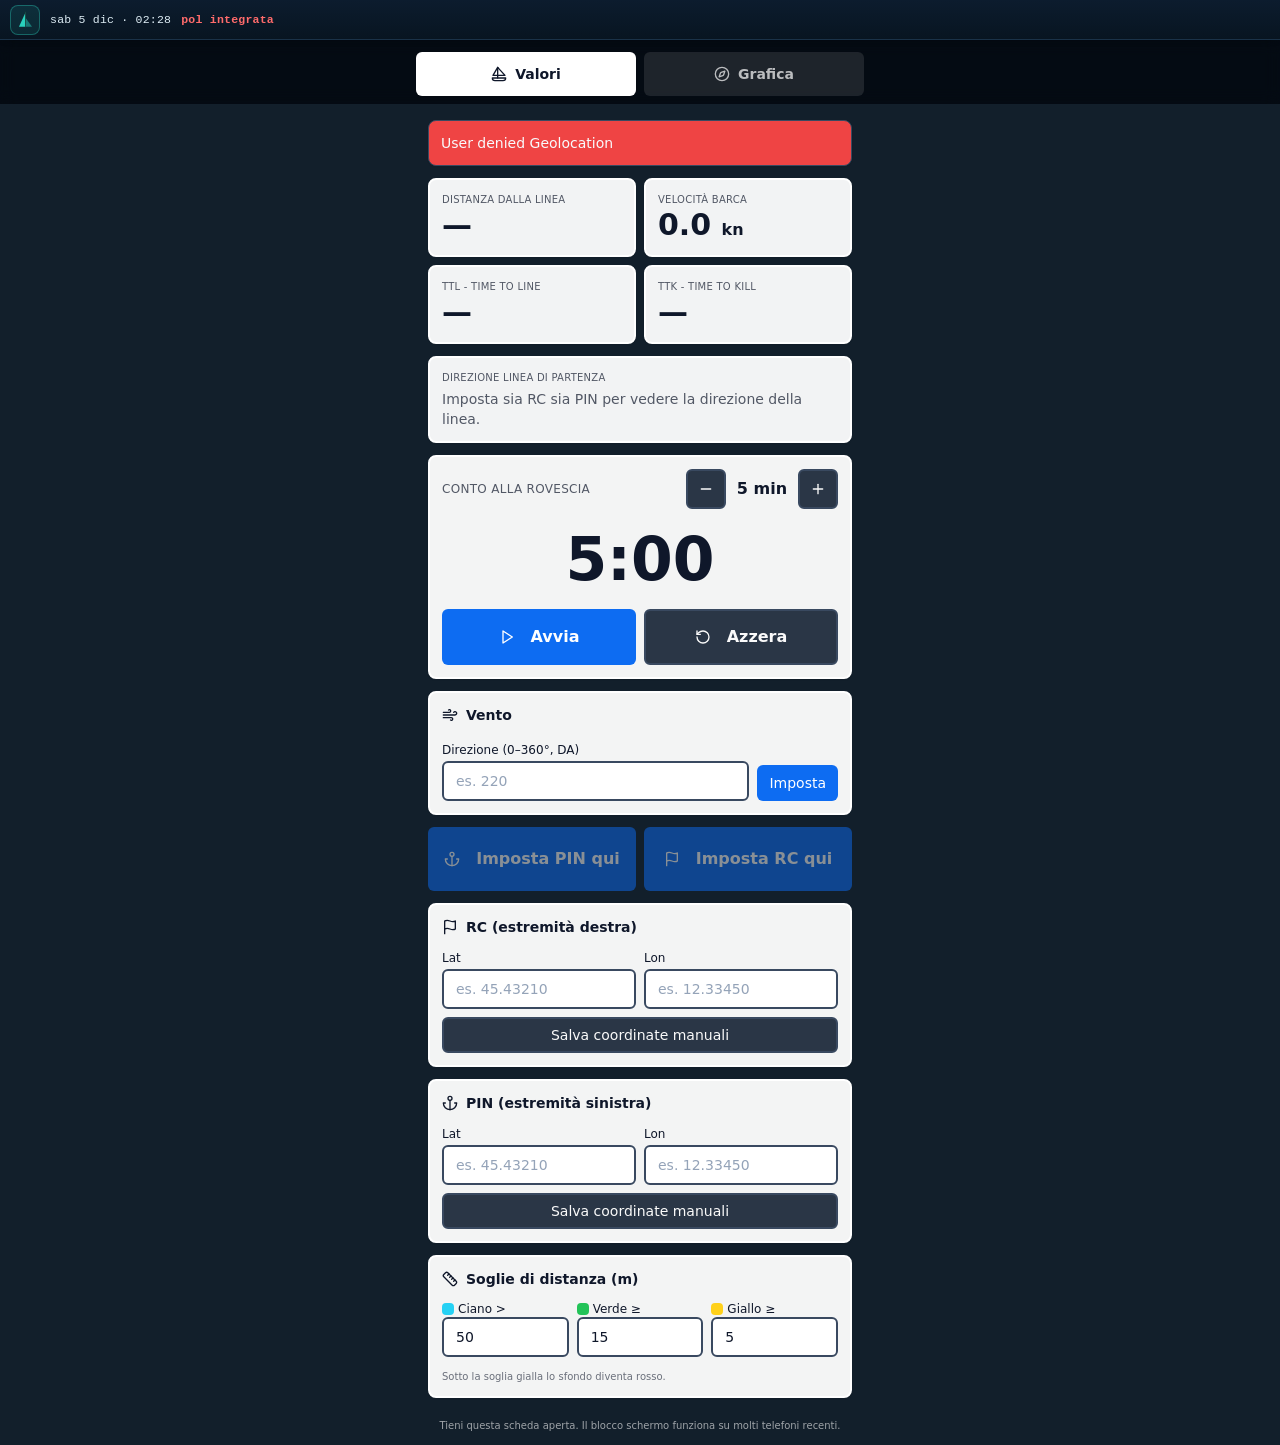
<file: partenza/index.html>
<!doctype html>
<html lang="en">
  <head>
    <meta charset="UTF-8" />
    <meta name="viewport" content="width=device-width, initial-scale=1.0" />
    <title>Regata · ProVela</title>
    <meta name="description" content="Partenza regata: setup linea e boa, rilevamento linea, countdown GPS con segnali, distanza dalla linea, time-to-burn e lato favorito dal vento.">
    <meta name="author" content="ProVela" />
    <meta name="theme-color" content="#0b1c2e" />

    <!-- PWA -->
    <link rel="manifest" href="./manifest.webmanifest" />
    <link rel="icon" type="image/png" sizes="192x192" href="./pwa-192.png" />
    <link rel="icon" type="image/png" sizes="512x512" href="./pwa-512.png" />

    <!-- iOS PWA -->
    <meta name="apple-mobile-web-app-capable" content="yes" />
    <meta name="mobile-web-app-capable" content="yes" />
    <meta name="apple-mobile-web-app-status-bar-style" content="black-translucent" />
    <meta name="apple-mobile-web-app-title" content="ProVela" />
    <link rel="apple-touch-icon" href="./apple-touch-icon.png" />

    <!-- iOS splash screens -->
    <link rel="apple-touch-startup-image" href="./splash-2048x2732.png" media="(device-width: 1024px) and (device-height: 1366px) and (-webkit-device-pixel-ratio: 2) and (orientation: portrait)" />
    <link rel="apple-touch-startup-image" href="./splash-1668x2388.png" media="(device-width: 834px) and (device-height: 1194px) and (-webkit-device-pixel-ratio: 2) and (orientation: portrait)" />
    <link rel="apple-touch-startup-image" href="./splash-1536x2048.png" media="(device-width: 768px) and (device-height: 1024px) and (-webkit-device-pixel-ratio: 2) and (orientation: portrait)" />
    <link rel="apple-touch-startup-image" href="./splash-1290x2796.png" media="(device-width: 430px) and (device-height: 932px) and (-webkit-device-pixel-ratio: 3) and (orientation: portrait)" />
    <link rel="apple-touch-startup-image" href="./splash-1179x2556.png" media="(device-width: 393px) and (device-height: 852px) and (-webkit-device-pixel-ratio: 3) and (orientation: portrait)" />
    <link rel="apple-touch-startup-image" href="./splash-1170x2532.png" media="(device-width: 390px) and (device-height: 844px) and (-webkit-device-pixel-ratio: 3) and (orientation: portrait)" />
    <link rel="apple-touch-startup-image" href="./splash-1125x2436.png" media="(device-width: 375px) and (device-height: 812px) and (-webkit-device-pixel-ratio: 3) and (orientation: portrait)" />
    <link rel="apple-touch-startup-image" href="./splash-828x1792.png" media="(device-width: 414px) and (device-height: 896px) and (-webkit-device-pixel-ratio: 2) and (orientation: portrait)" />
    <link rel="apple-touch-startup-image" href="./splash-750x1334.png" media="(device-width: 375px) and (device-height: 667px) and (-webkit-device-pixel-ratio: 2) and (orientation: portrait)" />
    <link rel="apple-touch-startup-image" href="./splash-640x1136.png" media="(device-width: 320px) and (device-height: 568px) and (-webkit-device-pixel-ratio: 2) and (orientation: portrait)" />

    <meta property="og:type" content="website" />
    <meta property="og:image" content="https://pub-bb2e103a32db4e198524a2e9ed8f35b4.r2.dev/625ce2e3-0bf3-4fe4-b9d3-16cf5e06601a/id-preview-10d00736--7e7634d6-5034-4f38-9d50-4c278b590fc2.lovable.app-1777250819614.png">

    <meta name="twitter:card" content="summary_large_image" />
    <meta name="twitter:site" content="@Lovable" />
    <meta name="twitter:image" content="https://pub-bb2e103a32db4e198524a2e9ed8f35b4.r2.dev/625ce2e3-0bf3-4fe4-b9d3-16cf5e06601a/id-preview-10d00736--7e7634d6-5034-4f38-9d50-4c278b590fc2.lovable.app-1777250819614.png">
    <meta property="og:title" content="Regata · ProVela">
  <meta name="twitter:title" content="Regata · ProVela">
  <meta property="og:description" content="Partenza regata: setup linea e boa, rilevamento linea, countdown GPS con segnali, distanza dalla linea, time-to-burn e lato favorito dal vento.">
  <meta name="twitter:description" content="Partenza regata: setup linea e boa, rilevamento linea, countdown GPS con segnali, distanza dalla linea, time-to-burn e lato favorito dal vento.">
  <script type="module" crossorigin src="./assets/index-BTGGqSu2.js"></script>
  <link rel="stylesheet" crossorigin href="./assets/index-Bp0bXAPb.css">
  <style>
  /* Allinea i font agli stack della suite ProVela (raffyca.css). Override nel wrapper: non tocca il bundle. */
  html,body{font-family:system-ui,-apple-system,"Segoe UI","Helvetica Neue",sans-serif;}
  .font-mono,code,kbd,samp,pre{font-family:ui-monospace,"SF Mono","Roboto Mono",Menlo,Consolas,monospace;}
  </style>
  <script>
  /* comportamento al termine del countdown (impostabile in ProVela > Impostazioni).
     Legge raffyca-settings: raceEndAction = 'none' | 'cruscotto' | 'url'; raceEndUrl = stringa. Default: cruscotto. */
  window.__provelaRaceEnd=function(){
    var a='cruscotto',u='';
    try{var st=JSON.parse(localStorage.getItem('raffyca-settings')||'{}');if(st.raceEndAction)a=st.raceEndAction;if(st.raceEndUrl)u=st.raceEndUrl;}catch(e){}
    if(a==='none')return;
    /* attende ~2.2s per non tagliare il suono lungo della partenza */
    setTimeout(function(){
      if(a==='url'){if(u)window.location.href=u;return;}
      window.location.href='../cruscotto/';
    },2200);
  };
  </script>
</head>

  <body style="background:#060e18">
<!-- ===== rf-topbar: barra fissa trasversale ProVela (inietta subito dopo <body>) ===== -->
<style>
.rf-topbar{position:fixed;top:0;left:0;right:0;height:40px;z-index:9000;display:flex;align-items:center;gap:10px;
  padding:0 10px;background:linear-gradient(#0c1c2e,#081521);border-bottom:1px solid #1a3248;
  font-family:ui-monospace,"SF Mono","Roboto Mono",Menlo,Consolas,monospace;color:#5a7a94;font-size:11.5px;
  letter-spacing:.02em;-webkit-user-select:none;user-select:none;box-shadow:0 2px 10px -6px rgba(0,0,0,.8);}
.rf-topbar a.rf-home{display:flex;align-items:center;justify-content:center;width:30px;height:30px;flex:none;
  border-radius:8px;background:rgba(43,217,196,.1);border:1px solid rgba(43,217,196,.35);text-decoration:none;}
.rf-topbar a.rf-home:active{transform:scale(.92);}
.rf-topbar .rf-dt{color:#deedf5;white-space:nowrap;}
.rf-topbar .rf-sun{display:none;}
.rf-topbar .rf-sun b{color:#FFC24B;font-weight:600;}
.rf-topbar .rf-pol{white-space:nowrap;overflow:hidden;text-overflow:ellipsis;max-width:46%;color:#5a7a94;}
.rf-topbar .rf-pol b{color:#2BD9C4;font-weight:600;}
.rf-topbar .rf-pol .mod{color:#cfe2ee;}
.rf-topbar .rf-pol .pol{color:#FFC24B;font-weight:600;}
.rf-topbar .rf-pol .pol.warn{color:#FF6B6B;}
.rf-topbar .rf-spacer{flex:1;}
.rf-topbar .rf-status{white-space:nowrap;overflow:hidden;text-overflow:ellipsis;max-width:44%;}
.rf-topbar .rf-status.wp b{color:#2BD9C4;font-weight:600;}
.rf-topbar .rf-status.rec{color:#FF6B6B;font-weight:600;}
.rf-topbar .rf-status .dot{display:inline-block;width:8px;height:8px;border-radius:50%;background:#FF6B6B;
  margin-right:5px;vertical-align:middle;animation:rfblink 1s steps(2,start) infinite;}
@keyframes rfblink{50%{opacity:.25}}
body{padding-top:40px!important;}
@media (max-width:360px){.rf-topbar .rf-sun{display:none;}}
@media (max-width:480px){.rf-topbar .rf-pol .mod{display:none;}}
</style>
<div class="rf-topbar" role="banner">
  <a class="rf-home" href="../" aria-label="Torna al menu ProVela" title="Menu ProVela">
    <svg viewBox="0 0 64 64" width="19" height="19" aria-hidden="true"><path d="M32 8 L32 56 L10 56 Z" fill="#2BD9C4" opacity=".95"/><path d="M32 26 L54 56 L32 56 Z" fill="#2BD9C4" opacity=".45"/><line x1="32" y1="6" x2="32" y2="58" stroke="#1a4a42" stroke-width="3"/></svg>
  </a>
  <span class="rf-dt" id="rfDt">—</span>
  <span class="rf-sun" id="rfSun"></span>
  <span class="rf-pol" id="rfPol" title=""></span>
  <span class="rf-spacer"></span>
  <span class="rf-status" id="rfStatus"></span>
</div>
<script>
(function(){
  var D=["dom","lun","mar","mer","gio","ven","sab"], MO=["gen","feb","mar","apr","mag","giu","lug","ago","set","ott","nov","dic"];
  var DEFAULT=[45.65,13.77]; // Golfo di Trieste — default Alto Adriatico
  function coords(){try{var p=JSON.parse(localStorage.getItem("raffyca-pos")||"null");if(p&&isFinite(p.lat)&&isFinite(p.lon))return[p.lat,p.lon];}catch(e){}return DEFAULT;}
  // alba/tramonto — equazione del sole (nessuna rete, ~1 min di precisione)
  function sunTimes(date,lat,lon){
    var rad=Math.PI/180, deg=180/Math.PI, J2000=2451545;
    var dayMs=Date.UTC(date.getFullYear(),date.getMonth(),date.getDate());
    var n=Math.round(dayMs/86400000 - 0.5 + 2440588 - J2000 + 0.0008);
    var Jstar=n - lon/360;
    var M=(357.5291 + 0.98560028*Jstar)%360;
    var C=1.9148*Math.sin(M*rad)+0.02*Math.sin(2*M*rad)+0.0003*Math.sin(3*M*rad);
    var lam=(M+C+180+102.9372)%360;
    var Jtr=J2000 + Jstar + 0.0053*Math.sin(M*rad) - 0.0069*Math.sin(2*lam*rad);
    var dec=Math.asin(Math.sin(lam*rad)*Math.sin(23.44*rad));
    var co=(Math.sin(-0.833*rad)-Math.sin(lat*rad)*Math.sin(dec))/(Math.cos(lat*rad)*Math.cos(dec));
    if(co>1)return{rise:null,set:null}; if(co<-1)return{rise:null,set:null};
    var w=Math.acos(co)*deg;
    var toDate=function(J){return new Date((J-2440588+0.5)*86400000);};
    return{rise:toDate(Jtr-w/360),set:toDate(Jtr+w/360)};
  }
  function hhmm(d){return d?d.toLocaleTimeString("it",{hour:"2-digit",minute:"2-digit"}):"—";}
  var elDt=document.getElementById("rfDt"), elSun=document.getElementById("rfSun"), elSt=document.getElementById("rfStatus");
  var elPol=document.getElementById("rfPol");
  function esc(x){return String(x).replace(/[&<>"]/g,function(c){return {'&':'&amp;','<':'&lt;','>':'&gt;','"':'&quot;'}[c];});}
  function polarLabel(){
    var p=null;try{p=JSON.parse(localStorage.getItem("raffyca-polar")||"null");}catch(e){}
    if(!p||!p.twa||!p.data||!p.twa.length)return{txt:"integrata",cls:"warn"};
    var m=p.meta||{};
    if(m.source==="generica"||m.generic)return{txt:(m.boat||"generica"),cls:"warn"};
    if(m.boat)return{txt:m.boat,cls:""};
    if(m.source==="csv")return{txt:"CSV",cls:""};
    return{txt:(m.source||"attiva"),cls:""};
  }
  function tickPolar(){
    if(!elPol)return;
    var pr=null;try{pr=JSON.parse(localStorage.getItem("raffyca-profile")||"null");}catch(e){}
    var boat=(pr&&pr.boat)||"",model=(pr&&pr.model)||"";
    var L=polarLabel();
    var h="";
    if(boat)h+='<b>'+esc(boat)+'</b>';
    if(model)h+=(h?" · ":"")+'<span class="mod">'+esc(model)+'</span>';
    h+=(h?" · ":"")+'<span class="pol '+L.cls+'">pol '+esc(L.txt)+'</span>';
    elPol.innerHTML=h;
    elPol.title=[boat,model,"polare: "+L.txt].filter(Boolean).join(" · ");
  }
  var sunDay="";
  function tickClock(){
    var now=new Date();
    elDt.textContent=D[now.getDay()]+" "+now.getDate()+" "+MO[now.getMonth()]+" · "+now.toLocaleTimeString("it",{hour:"2-digit",minute:"2-digit"});
    var key=now.toDateString();
    if(key!==sunDay){sunDay=key;var c=coords();var s=sunTimes(now,c[0],c[1]);elSun.innerHTML="&#9728; <b>"+hhmm(s.rise)+"</b> &nbsp;&#9790; <b>"+hhmm(s.set)+"</b>";}
  }
  function tickStatus(){
    var rec=null,id="";
    try{rec=JSON.parse(localStorage.getItem("raffyca-rec")||"null");}catch(e){}
    if(rec&&rec.on){elSt.className="rf-status rec";elSt.innerHTML='<span class="dot"></span>REC GPX'+(rec.pts?" · "+rec.pts+" pt":"");return;}
    try{id=localStorage.getItem("raffyca-active-wp")||"";}catch(e){}
    if(id){var w=null;try{w=(JSON.parse(localStorage.getItem("raffyca-waypoints")||"[]")).find(function(x){return x.id===id;});}catch(e){}
      if(w){elSt.className="rf-status wp";elSt.innerHTML="&#9873; WP: <b>"+w.name+"</b>";return;}}
    elSt.className="rf-status";elSt.textContent="";
  }
  tickClock();tickStatus();tickPolar();
  setInterval(tickClock,20000);
  setInterval(tickStatus,3000);
  setInterval(tickPolar,5000);
  window.addEventListener("storage",tickStatus);window.addEventListener("storage",tickPolar);
  document.addEventListener("visibilitychange",function(){if(!document.hidden){tickClock();tickStatus();tickPolar();}});
})();
</script>

    <div id="root"></div>
  </body>
</html>
</file>
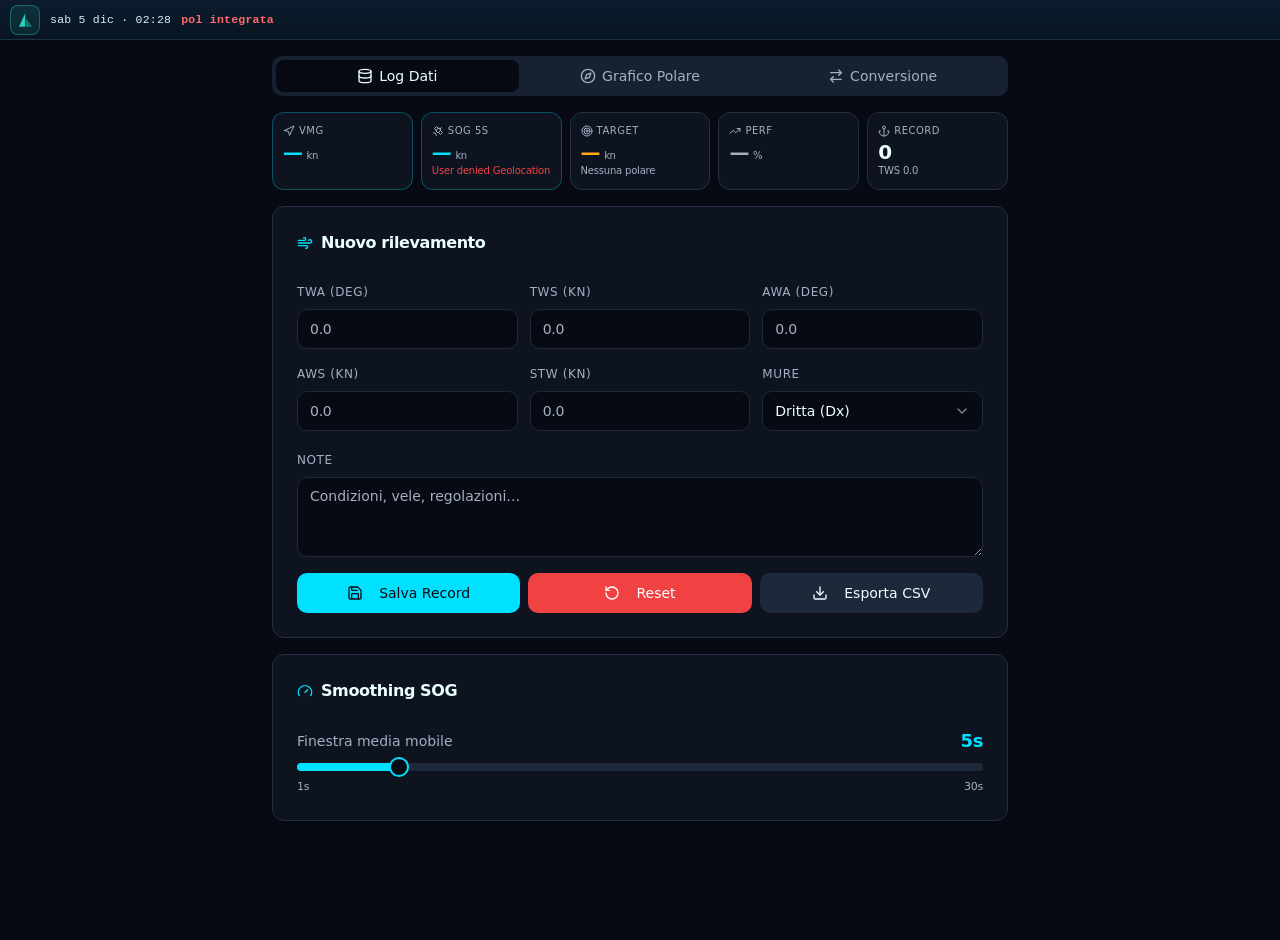
<file: performance/index.html>
<!doctype html>
<html lang="it">
  <head>
    <meta charset="UTF-8" />
    <meta name="viewport" content="width=device-width, initial-scale=1.0, viewport-fit=cover" />
    <meta name="theme-color" content="#020617" />
    <link rel="icon" type="image/png" href="./icon-512.png">
    <link rel="apple-touch-icon" href="./icon-512.png" />
    <meta name="apple-mobile-web-app-capable" content="yes" />
    <meta name="apple-mobile-web-app-status-bar-style" content="black-translucent" />
    <title>Performance · ProVela</title>
    <meta name="description" content="PWA per il monitoraggio delle performance veliche con GPS, polari e interpolazione bilineare.">
    <meta property="og:title" content="Performance · ProVela">
  <meta name="twitter:title" content="Performance · ProVela">
  <meta property="og:description" content="PWA per il monitoraggio delle performance veliche con GPS, polari e interpolazione bilineare.">
  <meta name="twitter:description" content="PWA per il monitoraggio delle performance veliche con GPS, polari e interpolazione bilineare.">
  <meta name="twitter:card" content="summary_large_image">
  <meta property="og:type" content="website">
    <script type="module" crossorigin src="./assets/index-BXB0k7i7.js"></script>
    <link rel="stylesheet" crossorigin href="./assets/index-6VMTD3UU.css">
  <link rel="manifest" href="./manifest.webmanifest">  <script>(function(){var p=location.pathname.replace(/index\.html$/,"").replace(/\/$/,"");window.__provelaBase=p||"/";})();</script>
</head>
  <body>
<!-- ===== rf-topbar: barra fissa trasversale ProVela (inietta subito dopo <body>) ===== -->
<style>
.rf-topbar{position:fixed;top:0;left:0;right:0;height:40px;z-index:9000;display:flex;align-items:center;gap:10px;
  padding:0 10px;background:linear-gradient(#0c1c2e,#081521);border-bottom:1px solid #1a3248;
  font-family:ui-monospace,"SF Mono","Roboto Mono",Menlo,Consolas,monospace;color:#5a7a94;font-size:11.5px;
  letter-spacing:.02em;-webkit-user-select:none;user-select:none;box-shadow:0 2px 10px -6px rgba(0,0,0,.8);}
.rf-topbar a.rf-home{display:flex;align-items:center;justify-content:center;width:30px;height:30px;flex:none;
  border-radius:8px;background:rgba(43,217,196,.1);border:1px solid rgba(43,217,196,.35);text-decoration:none;}
.rf-topbar a.rf-home:active{transform:scale(.92);}
.rf-topbar .rf-dt{color:#deedf5;white-space:nowrap;}
.rf-topbar .rf-sun{display:none;}
.rf-topbar .rf-sun b{color:#FFC24B;font-weight:600;}
.rf-topbar .rf-pol{white-space:nowrap;overflow:hidden;text-overflow:ellipsis;max-width:46%;color:#5a7a94;}
.rf-topbar .rf-pol b{color:#2BD9C4;font-weight:600;}
.rf-topbar .rf-pol .mod{color:#cfe2ee;}
.rf-topbar .rf-pol .pol{color:#FFC24B;font-weight:600;}
.rf-topbar .rf-pol .pol.warn{color:#FF6B6B;}
.rf-topbar .rf-spacer{flex:1;}
.rf-topbar .rf-status{white-space:nowrap;overflow:hidden;text-overflow:ellipsis;max-width:44%;}
.rf-topbar .rf-status.wp b{color:#2BD9C4;font-weight:600;}
.rf-topbar .rf-status.rec{color:#FF6B6B;font-weight:600;}
.rf-topbar .rf-status .dot{display:inline-block;width:8px;height:8px;border-radius:50%;background:#FF6B6B;
  margin-right:5px;vertical-align:middle;animation:rfblink 1s steps(2,start) infinite;}
@keyframes rfblink{50%{opacity:.25}}
body{padding-top:40px!important;}
@media (max-width:360px){.rf-topbar .rf-sun{display:none;}}
@media (max-width:480px){.rf-topbar .rf-pol .mod{display:none;}}
</style>
<div class="rf-topbar" role="banner">
  <a class="rf-home" href="../" aria-label="Torna al menu ProVela" title="Menu ProVela">
    <svg viewBox="0 0 64 64" width="19" height="19" aria-hidden="true"><path d="M32 8 L32 56 L10 56 Z" fill="#2BD9C4" opacity=".95"/><path d="M32 26 L54 56 L32 56 Z" fill="#2BD9C4" opacity=".45"/><line x1="32" y1="6" x2="32" y2="58" stroke="#1a4a42" stroke-width="3"/></svg>
  </a>
  <span class="rf-dt" id="rfDt">—</span>
  <span class="rf-sun" id="rfSun"></span>
  <span class="rf-pol" id="rfPol" title=""></span>
  <span class="rf-spacer"></span>
  <span class="rf-status" id="rfStatus"></span>
</div>
<script>
(function(){
  var D=["dom","lun","mar","mer","gio","ven","sab"], MO=["gen","feb","mar","apr","mag","giu","lug","ago","set","ott","nov","dic"];
  var DEFAULT=[45.65,13.77]; // Golfo di Trieste — default Alto Adriatico
  function coords(){try{var p=JSON.parse(localStorage.getItem("raffyca-pos")||"null");if(p&&isFinite(p.lat)&&isFinite(p.lon))return[p.lat,p.lon];}catch(e){}return DEFAULT;}
  // alba/tramonto — equazione del sole (nessuna rete, ~1 min di precisione)
  function sunTimes(date,lat,lon){
    var rad=Math.PI/180, deg=180/Math.PI, J2000=2451545;
    var dayMs=Date.UTC(date.getFullYear(),date.getMonth(),date.getDate());
    var n=Math.round(dayMs/86400000 - 0.5 + 2440588 - J2000 + 0.0008);
    var Jstar=n - lon/360;
    var M=(357.5291 + 0.98560028*Jstar)%360;
    var C=1.9148*Math.sin(M*rad)+0.02*Math.sin(2*M*rad)+0.0003*Math.sin(3*M*rad);
    var lam=(M+C+180+102.9372)%360;
    var Jtr=J2000 + Jstar + 0.0053*Math.sin(M*rad) - 0.0069*Math.sin(2*lam*rad);
    var dec=Math.asin(Math.sin(lam*rad)*Math.sin(23.44*rad));
    var co=(Math.sin(-0.833*rad)-Math.sin(lat*rad)*Math.sin(dec))/(Math.cos(lat*rad)*Math.cos(dec));
    if(co>1)return{rise:null,set:null}; if(co<-1)return{rise:null,set:null};
    var w=Math.acos(co)*deg;
    var toDate=function(J){return new Date((J-2440588+0.5)*86400000);};
    return{rise:toDate(Jtr-w/360),set:toDate(Jtr+w/360)};
  }
  function hhmm(d){return d?d.toLocaleTimeString("it",{hour:"2-digit",minute:"2-digit"}):"—";}
  var elDt=document.getElementById("rfDt"), elSun=document.getElementById("rfSun"), elSt=document.getElementById("rfStatus");
  var elPol=document.getElementById("rfPol");
  function esc(x){return String(x).replace(/[&<>"]/g,function(c){return {'&':'&amp;','<':'&lt;','>':'&gt;','"':'&quot;'}[c];});}
  function polarLabel(){
    var p=null;try{p=JSON.parse(localStorage.getItem("raffyca-polar")||"null");}catch(e){}
    if(!p||!p.twa||!p.data||!p.twa.length)return{txt:"integrata",cls:"warn"};
    var m=p.meta||{};
    if(m.source==="generica"||m.generic)return{txt:(m.boat||"generica"),cls:"warn"};
    if(m.boat)return{txt:m.boat,cls:""};
    if(m.source==="csv")return{txt:"CSV",cls:""};
    return{txt:(m.source||"attiva"),cls:""};
  }
  function tickPolar(){
    if(!elPol)return;
    var pr=null;try{pr=JSON.parse(localStorage.getItem("raffyca-profile")||"null");}catch(e){}
    var boat=(pr&&pr.boat)||"",model=(pr&&pr.model)||"";
    var L=polarLabel();
    var h="";
    if(boat)h+='<b>'+esc(boat)+'</b>';
    if(model)h+=(h?" · ":"")+'<span class="mod">'+esc(model)+'</span>';
    h+=(h?" · ":"")+'<span class="pol '+L.cls+'">pol '+esc(L.txt)+'</span>';
    elPol.innerHTML=h;
    elPol.title=[boat,model,"polare: "+L.txt].filter(Boolean).join(" · ");
  }
  var sunDay="";
  function tickClock(){
    var now=new Date();
    elDt.textContent=D[now.getDay()]+" "+now.getDate()+" "+MO[now.getMonth()]+" · "+now.toLocaleTimeString("it",{hour:"2-digit",minute:"2-digit"});
    var key=now.toDateString();
    if(key!==sunDay){sunDay=key;var c=coords();var s=sunTimes(now,c[0],c[1]);elSun.innerHTML="&#9728; <b>"+hhmm(s.rise)+"</b> &nbsp;&#9790; <b>"+hhmm(s.set)+"</b>";}
  }
  function tickStatus(){
    var rec=null,id="";
    try{rec=JSON.parse(localStorage.getItem("raffyca-rec")||"null");}catch(e){}
    if(rec&&rec.on){elSt.className="rf-status rec";elSt.innerHTML='<span class="dot"></span>REC GPX'+(rec.pts?" · "+rec.pts+" pt":"");return;}
    try{id=localStorage.getItem("raffyca-active-wp")||"";}catch(e){}
    if(id){var w=null;try{w=(JSON.parse(localStorage.getItem("raffyca-waypoints")||"[]")).find(function(x){return x.id===id;});}catch(e){}
      if(w){elSt.className="rf-status wp";elSt.innerHTML="&#9873; WP: <b>"+w.name+"</b>";return;}}
    elSt.className="rf-status";elSt.textContent="";
  }
  tickClock();tickStatus();tickPolar();
  setInterval(tickClock,20000);
  setInterval(tickStatus,3000);
  setInterval(tickPolar,5000);
  window.addEventListener("storage",tickStatus);window.addEventListener("storage",tickPolar);
  document.addEventListener("visibilitychange",function(){if(!document.hidden){tickClock();tickStatus();tickPolar();}});
})();
</script>
<!-- ===== /rf-topbar ===== -->

    <div id="root"></div>
  </body>
</html>
</file>
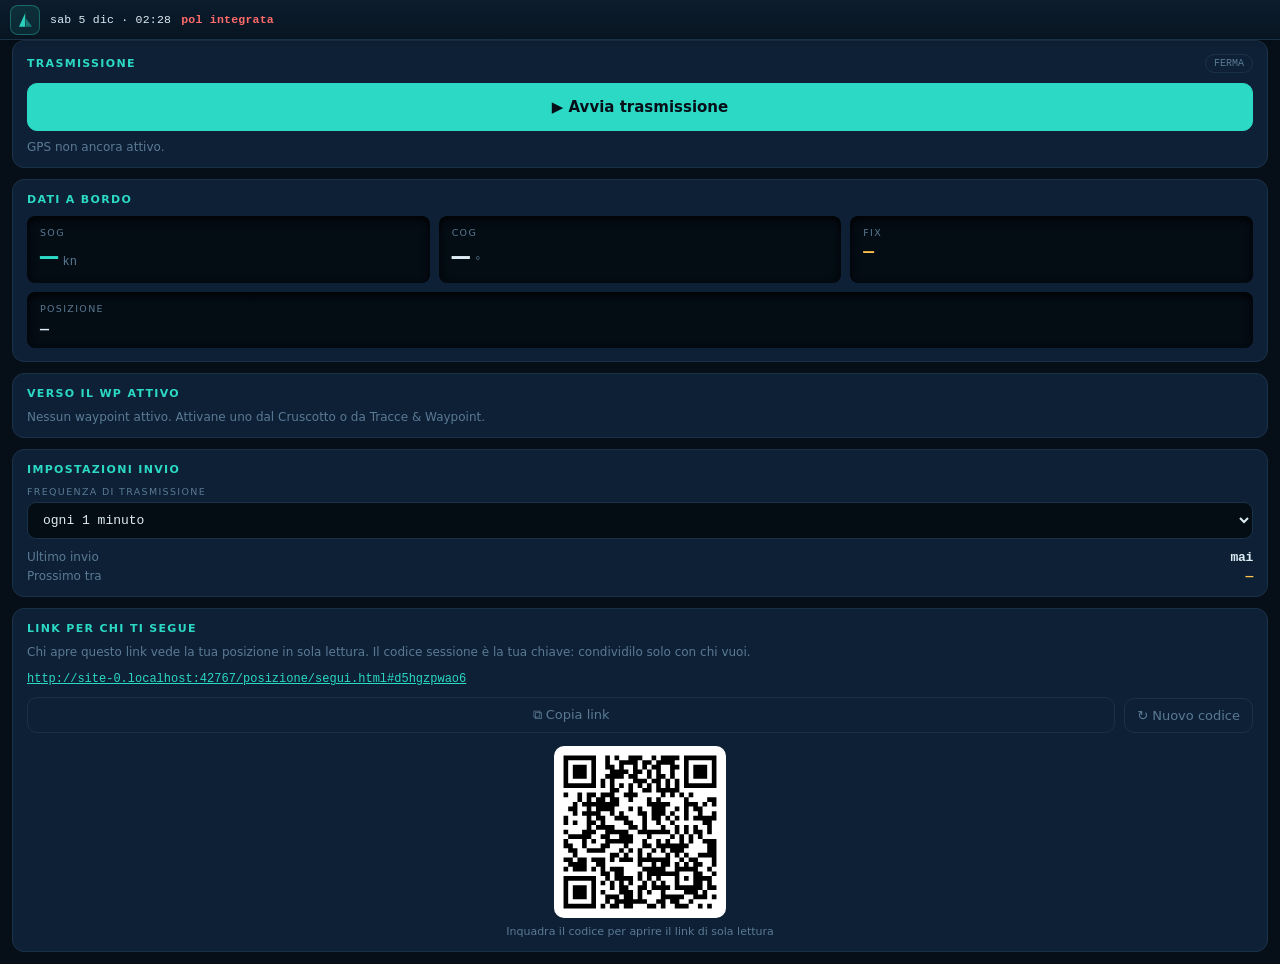
<file: posizione/index.html>
<!doctype html>
<html lang="it">
<head>
<meta charset="utf-8">
<meta name="viewport" content="width=device-width,initial-scale=1,viewport-fit=cover">
<title>Posizione Live · ProVela</title>
<style>
:root{--bg:#060e18;--panel:#0e2036;--panel2:#0b1a2c;--dp:#040c14;--line:#1a3248;--dim:#122030;
  --ink:#deedf5;--sub:#5a7a94;--teal:#2BD9C4;--amber:#FFC24B;--coral:#FF6B6B;--green:#46d68a;
  --mono:ui-monospace,"SF Mono","Roboto Mono",Menlo,Consolas,monospace;
  --sans:system-ui,-apple-system,"Segoe UI",sans-serif;}
*{box-sizing:border-box;margin:0;padding:0;-webkit-tap-highlight-color:transparent;}
body{font-family:var(--sans);background:var(--bg);color:var(--ink);min-height:100dvh;padding:12px;
  display:flex;flex-direction:column;gap:11px;}
.card{background:var(--panel);border:1px solid var(--line);border-radius:12px;padding:13px 14px;}
.card h3{font-size:11px;letter-spacing:.12em;text-transform:uppercase;color:var(--teal);margin-bottom:10px;}
.dp{background:repeating-linear-gradient(0deg,transparent 0,transparent 2px,rgba(0,8,20,.11) 2px,rgba(0,8,20,.11) 3px),var(--dp);
  border-radius:8px;padding:11px 13px;box-shadow:inset 0 3px 9px rgba(0,0,0,.9);}
.lbl{font-size:9.5px;letter-spacing:.14em;text-transform:uppercase;color:var(--sub);margin-bottom:4px;}
.num{font-family:var(--mono);font-variant-numeric:tabular-nums;font-weight:700;letter-spacing:-.02em;line-height:1;}
.g3{display:grid;grid-template-columns:1fr 1fr 1fr;gap:9px;}
.g2{display:grid;grid-template-columns:1fr 1fr;gap:9px;}
.unit{font-size:12px;color:var(--sub);font-family:var(--mono);}
button{font-family:var(--sans);font-size:14px;padding:11px 16px;border-radius:10px;border:1px solid var(--line);
  background:var(--panel2);color:var(--ink);cursor:pointer;display:inline-flex;align-items:center;justify-content:center;gap:7px;}
button:active{transform:scale(.97);}
button.primary{background:var(--teal);color:#060e18;border-color:var(--teal);font-weight:700;width:100%;font-size:15px;padding:14px;}
button.on{background:var(--coral);border-color:var(--coral);color:#fff;}
button.ghost{background:transparent;border-color:var(--line);color:var(--sub);font-size:13px;padding:9px 12px;}
select,input.mono{font-family:var(--mono);font-size:13px;padding:9px 11px;border-radius:9px;border:1px solid var(--line);
  background:var(--dp);color:var(--ink);width:100%;}
.row{display:flex;align-items:center;gap:9px;}
.pill{font-size:10px;font-family:var(--mono);padding:3px 8px;border-radius:999px;border:1px solid var(--line);color:var(--sub);}
.pill.live{border-color:var(--coral);color:var(--coral);}
.pill.live .d{display:inline-block;width:7px;height:7px;border-radius:50%;background:var(--coral);margin-right:5px;
  animation:bl 1s steps(2,start) infinite;vertical-align:middle;}
@keyframes bl{50%{opacity:.25}}
.muted{color:var(--sub);font-size:12px;}
.err{color:var(--coral);font-size:12px;}
a.link{color:var(--teal);word-break:break-all;font-size:12px;font-family:var(--mono);}
</style>
</head>
<body>
<!-- ===== rf-topbar: barra fissa trasversale ProVela (inietta subito dopo <body>) ===== -->
<style>
.rf-topbar{position:fixed;top:0;left:0;right:0;height:40px;z-index:9000;display:flex;align-items:center;gap:10px;
  padding:0 10px;background:linear-gradient(#0c1c2e,#081521);border-bottom:1px solid #1a3248;
  font-family:ui-monospace,"SF Mono","Roboto Mono",Menlo,Consolas,monospace;color:#5a7a94;font-size:11.5px;
  letter-spacing:.02em;-webkit-user-select:none;user-select:none;box-shadow:0 2px 10px -6px rgba(0,0,0,.8);}
.rf-topbar a.rf-home{display:flex;align-items:center;justify-content:center;width:30px;height:30px;flex:none;
  border-radius:8px;background:rgba(43,217,196,.1);border:1px solid rgba(43,217,196,.35);text-decoration:none;}
.rf-topbar a.rf-home:active{transform:scale(.92);}
.rf-topbar .rf-dt{color:#deedf5;white-space:nowrap;}
.rf-topbar .rf-sun{display:none;}
.rf-topbar .rf-sun b{color:#FFC24B;font-weight:600;}
.rf-topbar .rf-pol{white-space:nowrap;overflow:hidden;text-overflow:ellipsis;max-width:46%;color:#5a7a94;}
.rf-topbar .rf-pol b{color:#2BD9C4;font-weight:600;}
.rf-topbar .rf-pol .mod{color:#cfe2ee;}
.rf-topbar .rf-pol .pol{color:#FFC24B;font-weight:600;}
.rf-topbar .rf-pol .pol.warn{color:#FF6B6B;}
.rf-topbar .rf-spacer{flex:1;}
.rf-topbar .rf-status{white-space:nowrap;overflow:hidden;text-overflow:ellipsis;max-width:44%;}
.rf-topbar .rf-status.wp b{color:#2BD9C4;font-weight:600;}
.rf-topbar .rf-status.rec{color:#FF6B6B;font-weight:600;}
.rf-topbar .rf-status .dot{display:inline-block;width:8px;height:8px;border-radius:50%;background:#FF6B6B;
  margin-right:5px;vertical-align:middle;animation:rfblink 1s steps(2,start) infinite;}
@keyframes rfblink{50%{opacity:.25}}
body{padding-top:40px!important;}
@media (max-width:360px){.rf-topbar .rf-sun{display:none;}}
@media (max-width:480px){.rf-topbar .rf-pol .mod{display:none;}}
</style>
<div class="rf-topbar" role="banner">
  <a class="rf-home" href="../" aria-label="Torna al menu ProVela" title="Menu ProVela">
    <svg viewBox="0 0 64 64" width="19" height="19" aria-hidden="true"><path d="M32 8 L32 56 L10 56 Z" fill="#2BD9C4" opacity=".95"/><path d="M32 26 L54 56 L32 56 Z" fill="#2BD9C4" opacity=".45"/><line x1="32" y1="6" x2="32" y2="58" stroke="#1a4a42" stroke-width="3"/></svg>
  </a>
  <span class="rf-dt" id="rfDt">—</span>
  <span class="rf-sun" id="rfSun"></span>
  <span class="rf-pol" id="rfPol" title=""></span>
  <span class="rf-spacer"></span>
  <span class="rf-status" id="rfStatus"></span>
</div>
<script>
(function(){
  var D=["dom","lun","mar","mer","gio","ven","sab"], MO=["gen","feb","mar","apr","mag","giu","lug","ago","set","ott","nov","dic"];
  var DEFAULT=[45.65,13.77]; // Golfo di Trieste — default Alto Adriatico
  function coords(){try{var p=JSON.parse(localStorage.getItem("raffyca-pos")||"null");if(p&&isFinite(p.lat)&&isFinite(p.lon))return[p.lat,p.lon];}catch(e){}return DEFAULT;}
  // alba/tramonto — equazione del sole (nessuna rete, ~1 min di precisione)
  function sunTimes(date,lat,lon){
    var rad=Math.PI/180, deg=180/Math.PI, J2000=2451545;
    var dayMs=Date.UTC(date.getFullYear(),date.getMonth(),date.getDate());
    var n=Math.round(dayMs/86400000 - 0.5 + 2440588 - J2000 + 0.0008);
    var Jstar=n - lon/360;
    var M=(357.5291 + 0.98560028*Jstar)%360;
    var C=1.9148*Math.sin(M*rad)+0.02*Math.sin(2*M*rad)+0.0003*Math.sin(3*M*rad);
    var lam=(M+C+180+102.9372)%360;
    var Jtr=J2000 + Jstar + 0.0053*Math.sin(M*rad) - 0.0069*Math.sin(2*lam*rad);
    var dec=Math.asin(Math.sin(lam*rad)*Math.sin(23.44*rad));
    var co=(Math.sin(-0.833*rad)-Math.sin(lat*rad)*Math.sin(dec))/(Math.cos(lat*rad)*Math.cos(dec));
    if(co>1)return{rise:null,set:null}; if(co<-1)return{rise:null,set:null};
    var w=Math.acos(co)*deg;
    var toDate=function(J){return new Date((J-2440588+0.5)*86400000);};
    return{rise:toDate(Jtr-w/360),set:toDate(Jtr+w/360)};
  }
  function hhmm(d){return d?d.toLocaleTimeString("it",{hour:"2-digit",minute:"2-digit"}):"—";}
  var elDt=document.getElementById("rfDt"), elSun=document.getElementById("rfSun"), elSt=document.getElementById("rfStatus");
  var elPol=document.getElementById("rfPol");
  function esc(x){return String(x).replace(/[&<>"]/g,function(c){return {'&':'&amp;','<':'&lt;','>':'&gt;','"':'&quot;'}[c];});}
  function polarLabel(){
    var p=null;try{p=JSON.parse(localStorage.getItem("raffyca-polar")||"null");}catch(e){}
    if(!p||!p.twa||!p.data||!p.twa.length)return{txt:"integrata",cls:"warn"};
    var m=p.meta||{};
    if(m.source==="generica"||m.generic)return{txt:(m.boat||"generica"),cls:"warn"};
    if(m.boat)return{txt:m.boat,cls:""};
    if(m.source==="csv")return{txt:"CSV",cls:""};
    return{txt:(m.source||"attiva"),cls:""};
  }
  function tickPolar(){
    if(!elPol)return;
    var pr=null;try{pr=JSON.parse(localStorage.getItem("raffyca-profile")||"null");}catch(e){}
    var boat=(pr&&pr.boat)||"",model=(pr&&pr.model)||"";
    var L=polarLabel();
    var h="";
    if(boat)h+='<b>'+esc(boat)+'</b>';
    if(model)h+=(h?" · ":"")+'<span class="mod">'+esc(model)+'</span>';
    h+=(h?" · ":"")+'<span class="pol '+L.cls+'">pol '+esc(L.txt)+'</span>';
    elPol.innerHTML=h;
    elPol.title=[boat,model,"polare: "+L.txt].filter(Boolean).join(" · ");
  }
  var sunDay="";
  function tickClock(){
    var now=new Date();
    elDt.textContent=D[now.getDay()]+" "+now.getDate()+" "+MO[now.getMonth()]+" · "+now.toLocaleTimeString("it",{hour:"2-digit",minute:"2-digit"});
    var key=now.toDateString();
    if(key!==sunDay){sunDay=key;var c=coords();var s=sunTimes(now,c[0],c[1]);elSun.innerHTML="&#9728; <b>"+hhmm(s.rise)+"</b> &nbsp;&#9790; <b>"+hhmm(s.set)+"</b>";}
  }
  function tickStatus(){
    var rec=null,id="";
    try{rec=JSON.parse(localStorage.getItem("raffyca-rec")||"null");}catch(e){}
    if(rec&&rec.on){elSt.className="rf-status rec";elSt.innerHTML='<span class="dot"></span>REC GPX'+(rec.pts?" · "+rec.pts+" pt":"");return;}
    try{id=localStorage.getItem("raffyca-active-wp")||"";}catch(e){}
    if(id){var w=null;try{w=(JSON.parse(localStorage.getItem("raffyca-waypoints")||"[]")).find(function(x){return x.id===id;});}catch(e){}
      if(w){elSt.className="rf-status wp";elSt.innerHTML="&#9873; WP: <b>"+w.name+"</b>";return;}}
    elSt.className="rf-status";elSt.textContent="";
  }
  tickClock();tickStatus();tickPolar();
  setInterval(tickClock,20000);
  setInterval(tickStatus,3000);
  setInterval(tickPolar,5000);
  window.addEventListener("storage",tickStatus);window.addEventListener("storage",tickPolar);
  document.addEventListener("visibilitychange",function(){if(!document.hidden){tickClock();tickStatus();tickPolar();}});
})();
</script>
<!-- ===== /rf-topbar ===== -->

<main style="display:flex;flex-direction:column;gap:11px;">

  <div class="card">
    <div class="row" style="justify-content:space-between">
      <h3 style="margin:0">Trasmissione</h3>
      <span class="pill" id="live">FERMA</span>
    </div>
    <div style="height:10px"></div>
    <button class="primary" id="btnTx">▶ Avvia trasmissione</button>
    <div class="muted" id="txMsg" style="margin-top:9px">GPS non ancora attivo.</div>
  </div>

  <div class="card">
    <h3>Dati a bordo</h3>
    <div class="g3">
      <div class="dp"><div class="lbl">SOG</div><span class="num" style="font-size:30px;color:var(--teal)" id="sog">—</span> <span class="unit">kn</span></div>
      <div class="dp"><div class="lbl">COG</div><span class="num" style="font-size:30px" id="cog">—</span> <span class="unit">°</span></div>
      <div class="dp"><div class="lbl">Fix</div><span class="num" style="font-size:18px;color:var(--amber)" id="age">—</span></div>
    </div>
    <div class="dp" style="margin-top:9px"><div class="lbl">Posizione</div><span class="num" style="font-size:15px" id="pos">—</span></div>
  </div>

  <div class="card">
    <h3>Verso il WP attivo</h3>
    <div id="wpNone" class="muted">Nessun waypoint attivo. Attivane uno dal Cruscotto o da Tracce &amp; Waypoint.</div>
    <div id="wpBox" hidden>
      <div class="dp" style="margin-bottom:9px"><div class="lbl">Waypoint</div><span class="num" style="font-size:16px;color:var(--teal)" id="wpName">—</span></div>
      <div class="g3">
        <div class="dp"><div class="lbl">Distanza</div><span class="num" style="font-size:22px" id="rng">—</span> <span class="unit">NM</span></div>
        <div class="dp"><div class="lbl">TTG</div><span class="num" style="font-size:18px;color:var(--green)" id="ttg">—</span></div>
        <div class="dp"><div class="lbl">ETA</div><span class="num" style="font-size:18px;color:var(--green)" id="eta">—</span></div>
      </div>
      <div class="muted" id="vmgNote" style="margin-top:8px"></div>
    </div>
  </div>

  <div class="card">
    <h3>Impostazioni invio</h3>
    <div class="lbl" style="margin-bottom:5px">Frequenza di trasmissione</div>
    <select id="freq">
      <option value="60">ogni 1 minuto</option>
      <option value="120">ogni 2 minuti</option>
      <option value="300">ogni 5 minuti</option>
      <option value="600">ogni 10 minuti</option>
      <option value="1800">ogni 30 minuti</option>
      <option value="3600">ogni 60 minuti</option>
    </select>
    <div class="row" style="justify-content:space-between;margin-top:11px">
      <span class="muted">Ultimo invio</span><span class="num" style="font-size:13px" id="lastSent">mai</span>
    </div>
    <div class="row" style="justify-content:space-between;margin-top:5px">
      <span class="muted">Prossimo tra</span><span class="num" style="font-size:13px;color:var(--amber)" id="nextIn">—</span>
    </div>
  </div>

  <div class="card">
    <h3>Link per chi ti segue</h3>
    <div class="muted" style="margin-bottom:8px">Chi apre questo link vede la tua posizione in sola lettura. Il codice sessione è la tua chiave: condividilo solo con chi vuoi.</div>
    <a class="link" id="shareLink" href="#">—</a>
    <div class="row" style="margin-top:11px;gap:9px">
      <button class="ghost" id="btnCopy" style="flex:1">⧉ Copia link</button>
      <button class="ghost" id="btnNew">↻ Nuovo codice</button>
    </div>
    <div style="margin-top:13px;display:flex;flex-direction:column;align-items:center;gap:7px">
      <div id="qr" style="width:172px;height:172px;background:#fff;border-radius:10px;padding:8px;line-height:0"></div>
      <div class="muted" style="font-size:11px;text-align:center">Inquadra il codice per aprire il link di sola lettura</div>
    </div>
  </div>

  <div class="err" id="cfgWarn" hidden></div>
</main>

<script>/* QR generator (qrcode-generator, MIT) — inline per uso offline a bordo */
var __qrmod=(()=>{var or=(L,T)=>()=>{try{return T||L((T={exports:{}}).exports,T),T.exports}catch(N){throw T=0,N}};var vr=or((W,V)=>{var $=(function(){var L=function(x,w){var g=236,l=17,n=x,s=N[w],t=null,r=0,h=null,i=[],v={},_=function(a,f){r=n*4+17,t=(function(e){for(var u=new Array(e),o=0;o<e;o+=1){u[o]=new Array(e);for(var d=0;d<e;d+=1)u[o][d]=null}return u})(r),B(0,0),B(r-7,0),B(0,r-7),E(),C(),m(a,f),n>=7&&O(a),h==null&&(h=ir(n,s,i)),U(h,f)},B=function(a,f){for(var e=-1;e<=7;e+=1)if(!(a+e<=-1||r<=a+e))for(var u=-1;u<=7;u+=1)f+u<=-1||r<=f+u||(0<=e&&e<=6&&(u==0||u==6)||0<=u&&u<=6&&(e==0||e==6)||2<=e&&e<=4&&2<=u&&u<=4?t[a+e][f+u]=!0:t[a+e][f+u]=!1)},y=function(){for(var a=0,f=0,e=0;e<8;e+=1){_(!0,e);var u=P.getLostPoint(v);(e==0||a>u)&&(a=u,f=e)}return f},C=function(){for(var a=8;a<r-8;a+=1)t[a][6]==null&&(t[a][6]=a%2==0);for(var f=8;f<r-8;f+=1)t[6][f]==null&&(t[6][f]=f%2==0)},E=function(){for(var a=P.getPatternPosition(n),f=0;f<a.length;f+=1)for(var e=0;e<a.length;e+=1){var u=a[f],o=a[e];if(t[u][o]==null)for(var d=-2;d<=2;d+=1)for(var c=-2;c<=2;c+=1)d==-2||d==2||c==-2||c==2||d==0&&c==0?t[u+d][o+c]=!0:t[u+d][o+c]=!1}},O=function(a){for(var f=P.getBCHTypeNumber(n),e=0;e<18;e+=1){var u=!a&&(f>>e&1)==1;t[Math.floor(e/3)][e%3+r-8-3]=u}for(var e=0;e<18;e+=1){var u=!a&&(f>>e&1)==1;t[e%3+r-8-3][Math.floor(e/3)]=u}},m=function(a,f){for(var e=s<<3|f,u=P.getBCHTypeInfo(e),o=0;o<15;o+=1){var d=!a&&(u>>o&1)==1;o<6?t[o][8]=d:o<8?t[o+1][8]=d:t[r-15+o][8]=d}for(var o=0;o<15;o+=1){var d=!a&&(u>>o&1)==1;o<8?t[8][r-o-1]=d:o<9?t[8][15-o-1+1]=d:t[8][15-o-1]=d}t[r-8][8]=!a},U=function(a,f){for(var e=-1,u=r-1,o=7,d=0,c=P.getMaskFunction(f),p=r-1;p>0;p-=2)for(p==6&&(p-=1);;){for(var b=0;b<2;b+=1)if(t[u][p-b]==null){var D=!1;d<a.length&&(D=(a[d]>>>o&1)==1);var A=c(u,p-b);A&&(D=!D),t[u][p-b]=D,o-=1,o==-1&&(d+=1,o=7)}if(u+=e,u<0||r<=u){u-=e,e=-e;break}}},H=function(a,f){for(var e=0,u=0,o=0,d=new Array(f.length),c=new Array(f.length),p=0;p<f.length;p+=1){var b=f[p].dataCount,D=f[p].totalCount-b;u=Math.max(u,b),o=Math.max(o,D),d[p]=new Array(b);for(var A=0;A<d[p].length;A+=1)d[p][A]=255&a.getBuffer()[A+e];e+=b;var R=P.getErrorCorrectPolynomial(D),I=K(d[p],R.getLength()-1),S=I.mod(R);c[p]=new Array(R.getLength()-1);for(var A=0;A<c[p].length;A+=1){var X=A+S.getLength()-c[p].length;c[p][A]=X>=0?S.getAt(X):0}}for(var Z=0,A=0;A<f.length;A+=1)Z+=f[A].totalCount;for(var J=new Array(Z),Q=0,A=0;A<u;A+=1)for(var p=0;p<f.length;p+=1)A<d[p].length&&(J[Q]=d[p][A],Q+=1);for(var A=0;A<o;A+=1)for(var p=0;p<f.length;p+=1)A<c[p].length&&(J[Q]=c[p][A],Q+=1);return J},ir=function(a,f,e){for(var u=Y.getRSBlocks(a,f),o=G(),d=0;d<e.length;d+=1){var c=e[d];o.put(c.getMode(),4),o.put(c.getLength(),P.getLengthInBits(c.getMode(),a)),c.write(o)}for(var p=0,d=0;d<u.length;d+=1)p+=u[d].dataCount;if(o.getLengthInBits()>p*8)throw"code length overflow. ("+o.getLengthInBits()+">"+p*8+")";for(o.getLengthInBits()+4<=p*8&&o.put(0,4);o.getLengthInBits()%8!=0;)o.putBit(!1);for(;!(o.getLengthInBits()>=p*8||(o.put(g,8),o.getLengthInBits()>=p*8));)o.put(l,8);return H(o,u)};v.addData=function(a,f){f=f||"Byte";var e=null;switch(f){case"Numeric":e=q(a);break;case"Alphanumeric":e=z(a);break;case"Byte":e=rr(a);break;case"Kanji":e=tr(a);break;default:throw"mode:"+f}i.push(e),h=null},v.isDark=function(a,f){if(a<0||r<=a||f<0||r<=f)throw a+","+f;return t[a][f]},v.getModuleCount=function(){return r},v.make=function(){if(n<1){for(var a=1;a<40;a++){for(var f=Y.getRSBlocks(a,s),e=G(),u=0;u<i.length;u++){var o=i[u];e.put(o.getMode(),4),e.put(o.getLength(),P.getLengthInBits(o.getMode(),a)),o.write(e)}for(var d=0,u=0;u<f.length;u++)d+=f[u].dataCount;if(e.getLengthInBits()<=d*8)break}n=a}_(!1,y())},v.createTableTag=function(a,f){a=a||2,f=typeof f>"u"?a*4:f;var e="";e+='<table style="',e+=" border-width: 0px; border-style: none;",e+=" border-collapse: collapse;",e+=" padding: 0px; margin: "+f+"px;",e+='">',e+="<tbody>";for(var u=0;u<v.getModuleCount();u+=1){e+="<tr>";for(var o=0;o<v.getModuleCount();o+=1)e+='<td style="',e+=" border-width: 0px; border-style: none;",e+=" border-collapse: collapse;",e+=" padding: 0px; margin: 0px;",e+=" width: "+a+"px;",e+=" height: "+a+"px;",e+=" background-color: ",e+=v.isDark(u,o)?"#000000":"#ffffff",e+=";",e+='"/>';e+="</tr>"}return e+="</tbody>",e+="</table>",e},v.createSvgTag=function(a,f,e,u){var o={};typeof arguments[0]=="object"&&(o=arguments[0],a=o.cellSize,f=o.margin,e=o.alt,u=o.title),a=a||2,f=typeof f>"u"?a*4:f,e=typeof e=="string"?{text:e}:e||{},e.text=e.text||null,e.id=e.text?e.id||"qrcode-description":null,u=typeof u=="string"?{text:u}:u||{},u.text=u.text||null,u.id=u.text?u.id||"qrcode-title":null;var d=v.getModuleCount()*a+f*2,c,p,b,D,A="",R;for(R="l"+a+",0 0,"+a+" -"+a+",0 0,-"+a+"z ",A+='<svg version="1.1" xmlns="http://www.w3.org/2000/svg"',A+=o.scalable?"":' width="'+d+'px" height="'+d+'px"',A+=' viewBox="0 0 '+d+" "+d+'" ',A+=' preserveAspectRatio="xMinYMin meet"',A+=u.text||e.text?' role="img" aria-labelledby="'+F([u.id,e.id].join(" ").trim())+'"':"",A+=">",A+=u.text?'<title id="'+F(u.id)+'">'+F(u.text)+"</title>":"",A+=e.text?'<description id="'+F(e.id)+'">'+F(e.text)+"</description>":"",A+='<rect width="100%" height="100%" fill="white" cx="0" cy="0"/>',A+='<path d="',b=0;b<v.getModuleCount();b+=1)for(D=b*a+f,c=0;c<v.getModuleCount();c+=1)v.isDark(b,c)&&(p=c*a+f,A+="M"+p+","+D+R);return A+='" stroke="transparent" fill="black"/>',A+="</svg>",A},v.createDataURL=function(a,f){a=a||2,f=typeof f>"u"?a*4:f;var e=v.getModuleCount()*a+f*2,u=f,o=e-f;return fr(e,e,function(d,c){if(u<=d&&d<o&&u<=c&&c<o){var p=Math.floor((d-u)/a),b=Math.floor((c-u)/a);return v.isDark(b,p)?0:1}else return 1})},v.createImgTag=function(a,f,e){a=a||2,f=typeof f>"u"?a*4:f;var u=v.getModuleCount()*a+f*2,o="";return o+="<img",o+=' src="',o+=v.createDataURL(a,f),o+='"',o+=' width="',o+=u,o+='"',o+=' height="',o+=u,o+='"',e&&(o+=' alt="',o+=F(e),o+='"'),o+="/>",o};var F=function(a){for(var f="",e=0;e<a.length;e+=1){var u=a.charAt(e);switch(u){case"<":f+="&lt;";break;case">":f+="&gt;";break;case"&":f+="&amp;";break;case'"':f+="&quot;";break;default:f+=u;break}}return f},ur=function(a){var f=1;a=typeof a>"u"?f*2:a;var e=v.getModuleCount()*f+a*2,u=a,o=e-a,d,c,p,b,D,A={"\u2588\u2588":"\u2588","\u2588 ":"\u2580"," \u2588":"\u2584","  ":" "},R={"\u2588\u2588":"\u2580","\u2588 ":"\u2580"," \u2588":" ","  ":" "},I="";for(d=0;d<e;d+=2){for(p=Math.floor((d-u)/f),b=Math.floor((d+1-u)/f),c=0;c<e;c+=1)D="\u2588",u<=c&&c<o&&u<=d&&d<o&&v.isDark(p,Math.floor((c-u)/f))&&(D=" "),u<=c&&c<o&&u<=d+1&&d+1<o&&v.isDark(b,Math.floor((c-u)/f))?D+=" ":D+="\u2588",I+=a<1&&d+1>=o?R[D]:A[D];I+=`
`}return e%2&&a>0?I.substring(0,I.length-e-1)+Array(e+1).join("\u2580"):I.substring(0,I.length-1)};return v.createASCII=function(a,f){if(a=a||1,a<2)return ur(f);a-=1,f=typeof f>"u"?a*2:f;var e=v.getModuleCount()*a+f*2,u=f,o=e-f,d,c,p,b,D=Array(a+1).join("\u2588\u2588"),A=Array(a+1).join("  "),R="",I="";for(d=0;d<e;d+=1){for(p=Math.floor((d-u)/a),I="",c=0;c<e;c+=1)b=1,u<=c&&c<o&&u<=d&&d<o&&v.isDark(p,Math.floor((c-u)/a))&&(b=0),I+=b?D:A;for(p=0;p<a;p+=1)R+=I+`
`}return R.substring(0,R.length-1)},v.renderTo2dContext=function(a,f){f=f||2;for(var e=v.getModuleCount(),u=0;u<e;u++)for(var o=0;o<e;o++)a.fillStyle=v.isDark(u,o)?"black":"white",a.fillRect(o*f,u*f,f,f)},v};L.stringToBytesFuncs={default:function(x){for(var w=[],g=0;g<x.length;g+=1){var l=x.charCodeAt(g);w.push(l&255)}return w}},L.stringToBytes=L.stringToBytesFuncs.default,L.createStringToBytes=function(x,w){var g=(function(){for(var n=nr(x),s=function(){var C=n.read();if(C==-1)throw"eof";return C},t=0,r={};;){var h=n.read();if(h==-1)break;var i=s(),v=s(),_=s(),B=String.fromCharCode(h<<8|i),y=v<<8|_;r[B]=y,t+=1}if(t!=w)throw t+" != "+w;return r})(),l=63;return function(n){for(var s=[],t=0;t<n.length;t+=1){var r=n.charCodeAt(t);if(r<128)s.push(r);else{var h=g[n.charAt(t)];typeof h=="number"?(h&255)==h?s.push(h):(s.push(h>>>8),s.push(h&255)):s.push(l)}}return s}};var T={MODE_NUMBER:1,MODE_ALPHA_NUM:2,MODE_8BIT_BYTE:4,MODE_KANJI:8},N={L:1,M:0,Q:3,H:2},k={PATTERN000:0,PATTERN001:1,PATTERN010:2,PATTERN011:3,PATTERN100:4,PATTERN101:5,PATTERN110:6,PATTERN111:7},P=(function(){var x=[[],[6,18],[6,22],[6,26],[6,30],[6,34],[6,22,38],[6,24,42],[6,26,46],[6,28,50],[6,30,54],[6,32,58],[6,34,62],[6,26,46,66],[6,26,48,70],[6,26,50,74],[6,30,54,78],[6,30,56,82],[6,30,58,86],[6,34,62,90],[6,28,50,72,94],[6,26,50,74,98],[6,30,54,78,102],[6,28,54,80,106],[6,32,58,84,110],[6,30,58,86,114],[6,34,62,90,118],[6,26,50,74,98,122],[6,30,54,78,102,126],[6,26,52,78,104,130],[6,30,56,82,108,134],[6,34,60,86,112,138],[6,30,58,86,114,142],[6,34,62,90,118,146],[6,30,54,78,102,126,150],[6,24,50,76,102,128,154],[6,28,54,80,106,132,158],[6,32,58,84,110,136,162],[6,26,54,82,110,138,166],[6,30,58,86,114,142,170]],w=1335,g=7973,l=21522,n={},s=function(t){for(var r=0;t!=0;)r+=1,t>>>=1;return r};return n.getBCHTypeInfo=function(t){for(var r=t<<10;s(r)-s(w)>=0;)r^=w<<s(r)-s(w);return(t<<10|r)^l},n.getBCHTypeNumber=function(t){for(var r=t<<12;s(r)-s(g)>=0;)r^=g<<s(r)-s(g);return t<<12|r},n.getPatternPosition=function(t){return x[t-1]},n.getMaskFunction=function(t){switch(t){case k.PATTERN000:return function(r,h){return(r+h)%2==0};case k.PATTERN001:return function(r,h){return r%2==0};case k.PATTERN010:return function(r,h){return h%3==0};case k.PATTERN011:return function(r,h){return(r+h)%3==0};case k.PATTERN100:return function(r,h){return(Math.floor(r/2)+Math.floor(h/3))%2==0};case k.PATTERN101:return function(r,h){return r*h%2+r*h%3==0};case k.PATTERN110:return function(r,h){return(r*h%2+r*h%3)%2==0};case k.PATTERN111:return function(r,h){return(r*h%3+(r+h)%2)%2==0};default:throw"bad maskPattern:"+t}},n.getErrorCorrectPolynomial=function(t){for(var r=K([1],0),h=0;h<t;h+=1)r=r.multiply(K([1,M.gexp(h)],0));return r},n.getLengthInBits=function(t,r){if(1<=r&&r<10)switch(t){case T.MODE_NUMBER:return 10;case T.MODE_ALPHA_NUM:return 9;case T.MODE_8BIT_BYTE:return 8;case T.MODE_KANJI:return 8;default:throw"mode:"+t}else if(r<27)switch(t){case T.MODE_NUMBER:return 12;case T.MODE_ALPHA_NUM:return 11;case T.MODE_8BIT_BYTE:return 16;case T.MODE_KANJI:return 10;default:throw"mode:"+t}else if(r<41)switch(t){case T.MODE_NUMBER:return 14;case T.MODE_ALPHA_NUM:return 13;case T.MODE_8BIT_BYTE:return 16;case T.MODE_KANJI:return 12;default:throw"mode:"+t}else throw"type:"+r},n.getLostPoint=function(t){for(var r=t.getModuleCount(),h=0,i=0;i<r;i+=1)for(var v=0;v<r;v+=1){for(var _=0,B=t.isDark(i,v),y=-1;y<=1;y+=1)if(!(i+y<0||r<=i+y))for(var C=-1;C<=1;C+=1)v+C<0||r<=v+C||y==0&&C==0||B==t.isDark(i+y,v+C)&&(_+=1);_>5&&(h+=3+_-5)}for(var i=0;i<r-1;i+=1)for(var v=0;v<r-1;v+=1){var E=0;t.isDark(i,v)&&(E+=1),t.isDark(i+1,v)&&(E+=1),t.isDark(i,v+1)&&(E+=1),t.isDark(i+1,v+1)&&(E+=1),(E==0||E==4)&&(h+=3)}for(var i=0;i<r;i+=1)for(var v=0;v<r-6;v+=1)t.isDark(i,v)&&!t.isDark(i,v+1)&&t.isDark(i,v+2)&&t.isDark(i,v+3)&&t.isDark(i,v+4)&&!t.isDark(i,v+5)&&t.isDark(i,v+6)&&(h+=40);for(var v=0;v<r;v+=1)for(var i=0;i<r-6;i+=1)t.isDark(i,v)&&!t.isDark(i+1,v)&&t.isDark(i+2,v)&&t.isDark(i+3,v)&&t.isDark(i+4,v)&&!t.isDark(i+5,v)&&t.isDark(i+6,v)&&(h+=40);for(var O=0,v=0;v<r;v+=1)for(var i=0;i<r;i+=1)t.isDark(i,v)&&(O+=1);var m=Math.abs(100*O/r/r-50)/5;return h+=m*10,h},n})(),M=(function(){for(var x=new Array(256),w=new Array(256),g=0;g<8;g+=1)x[g]=1<<g;for(var g=8;g<256;g+=1)x[g]=x[g-4]^x[g-5]^x[g-6]^x[g-8];for(var g=0;g<255;g+=1)w[x[g]]=g;var l={};return l.glog=function(n){if(n<1)throw"glog("+n+")";return w[n]},l.gexp=function(n){for(;n<0;)n+=255;for(;n>=256;)n-=255;return x[n]},l})();function K(x,w){if(typeof x.length>"u")throw x.length+"/"+w;var g=(function(){for(var n=0;n<x.length&&x[n]==0;)n+=1;for(var s=new Array(x.length-n+w),t=0;t<x.length-n;t+=1)s[t]=x[t+n];return s})(),l={};return l.getAt=function(n){return g[n]},l.getLength=function(){return g.length},l.multiply=function(n){for(var s=new Array(l.getLength()+n.getLength()-1),t=0;t<l.getLength();t+=1)for(var r=0;r<n.getLength();r+=1)s[t+r]^=M.gexp(M.glog(l.getAt(t))+M.glog(n.getAt(r)));return K(s,0)},l.mod=function(n){if(l.getLength()-n.getLength()<0)return l;for(var s=M.glog(l.getAt(0))-M.glog(n.getAt(0)),t=new Array(l.getLength()),r=0;r<l.getLength();r+=1)t[r]=l.getAt(r);for(var r=0;r<n.getLength();r+=1)t[r]^=M.gexp(M.glog(n.getAt(r))+s);return K(t,0).mod(n)},l}var Y=(function(){var x=[[1,26,19],[1,26,16],[1,26,13],[1,26,9],[1,44,34],[1,44,28],[1,44,22],[1,44,16],[1,70,55],[1,70,44],[2,35,17],[2,35,13],[1,100,80],[2,50,32],[2,50,24],[4,25,9],[1,134,108],[2,67,43],[2,33,15,2,34,16],[2,33,11,2,34,12],[2,86,68],[4,43,27],[4,43,19],[4,43,15],[2,98,78],[4,49,31],[2,32,14,4,33,15],[4,39,13,1,40,14],[2,121,97],[2,60,38,2,61,39],[4,40,18,2,41,19],[4,40,14,2,41,15],[2,146,116],[3,58,36,2,59,37],[4,36,16,4,37,17],[4,36,12,4,37,13],[2,86,68,2,87,69],[4,69,43,1,70,44],[6,43,19,2,44,20],[6,43,15,2,44,16],[4,101,81],[1,80,50,4,81,51],[4,50,22,4,51,23],[3,36,12,8,37,13],[2,116,92,2,117,93],[6,58,36,2,59,37],[4,46,20,6,47,21],[7,42,14,4,43,15],[4,133,107],[8,59,37,1,60,38],[8,44,20,4,45,21],[12,33,11,4,34,12],[3,145,115,1,146,116],[4,64,40,5,65,41],[11,36,16,5,37,17],[11,36,12,5,37,13],[5,109,87,1,110,88],[5,65,41,5,66,42],[5,54,24,7,55,25],[11,36,12,7,37,13],[5,122,98,1,123,99],[7,73,45,3,74,46],[15,43,19,2,44,20],[3,45,15,13,46,16],[1,135,107,5,136,108],[10,74,46,1,75,47],[1,50,22,15,51,23],[2,42,14,17,43,15],[5,150,120,1,151,121],[9,69,43,4,70,44],[17,50,22,1,51,23],[2,42,14,19,43,15],[3,141,113,4,142,114],[3,70,44,11,71,45],[17,47,21,4,48,22],[9,39,13,16,40,14],[3,135,107,5,136,108],[3,67,41,13,68,42],[15,54,24,5,55,25],[15,43,15,10,44,16],[4,144,116,4,145,117],[17,68,42],[17,50,22,6,51,23],[19,46,16,6,47,17],[2,139,111,7,140,112],[17,74,46],[7,54,24,16,55,25],[34,37,13],[4,151,121,5,152,122],[4,75,47,14,76,48],[11,54,24,14,55,25],[16,45,15,14,46,16],[6,147,117,4,148,118],[6,73,45,14,74,46],[11,54,24,16,55,25],[30,46,16,2,47,17],[8,132,106,4,133,107],[8,75,47,13,76,48],[7,54,24,22,55,25],[22,45,15,13,46,16],[10,142,114,2,143,115],[19,74,46,4,75,47],[28,50,22,6,51,23],[33,46,16,4,47,17],[8,152,122,4,153,123],[22,73,45,3,74,46],[8,53,23,26,54,24],[12,45,15,28,46,16],[3,147,117,10,148,118],[3,73,45,23,74,46],[4,54,24,31,55,25],[11,45,15,31,46,16],[7,146,116,7,147,117],[21,73,45,7,74,46],[1,53,23,37,54,24],[19,45,15,26,46,16],[5,145,115,10,146,116],[19,75,47,10,76,48],[15,54,24,25,55,25],[23,45,15,25,46,16],[13,145,115,3,146,116],[2,74,46,29,75,47],[42,54,24,1,55,25],[23,45,15,28,46,16],[17,145,115],[10,74,46,23,75,47],[10,54,24,35,55,25],[19,45,15,35,46,16],[17,145,115,1,146,116],[14,74,46,21,75,47],[29,54,24,19,55,25],[11,45,15,46,46,16],[13,145,115,6,146,116],[14,74,46,23,75,47],[44,54,24,7,55,25],[59,46,16,1,47,17],[12,151,121,7,152,122],[12,75,47,26,76,48],[39,54,24,14,55,25],[22,45,15,41,46,16],[6,151,121,14,152,122],[6,75,47,34,76,48],[46,54,24,10,55,25],[2,45,15,64,46,16],[17,152,122,4,153,123],[29,74,46,14,75,47],[49,54,24,10,55,25],[24,45,15,46,46,16],[4,152,122,18,153,123],[13,74,46,32,75,47],[48,54,24,14,55,25],[42,45,15,32,46,16],[20,147,117,4,148,118],[40,75,47,7,76,48],[43,54,24,22,55,25],[10,45,15,67,46,16],[19,148,118,6,149,119],[18,75,47,31,76,48],[34,54,24,34,55,25],[20,45,15,61,46,16]],w=function(n,s){var t={};return t.totalCount=n,t.dataCount=s,t},g={},l=function(n,s){switch(s){case N.L:return x[(n-1)*4+0];case N.M:return x[(n-1)*4+1];case N.Q:return x[(n-1)*4+2];case N.H:return x[(n-1)*4+3];default:return}};return g.getRSBlocks=function(n,s){var t=l(n,s);if(typeof t>"u")throw"bad rs block @ typeNumber:"+n+"/errorCorrectionLevel:"+s;for(var r=t.length/3,h=[],i=0;i<r;i+=1)for(var v=t[i*3+0],_=t[i*3+1],B=t[i*3+2],y=0;y<v;y+=1)h.push(w(_,B));return h},g})(),G=function(){var x=[],w=0,g={};return g.getBuffer=function(){return x},g.getAt=function(l){var n=Math.floor(l/8);return(x[n]>>>7-l%8&1)==1},g.put=function(l,n){for(var s=0;s<n;s+=1)g.putBit((l>>>n-s-1&1)==1)},g.getLengthInBits=function(){return w},g.putBit=function(l){var n=Math.floor(w/8);x.length<=n&&x.push(0),l&&(x[n]|=128>>>w%8),w+=1},g},q=function(x){var w=T.MODE_NUMBER,g=x,l={};l.getMode=function(){return w},l.getLength=function(t){return g.length},l.write=function(t){for(var r=g,h=0;h+2<r.length;)t.put(n(r.substring(h,h+3)),10),h+=3;h<r.length&&(r.length-h==1?t.put(n(r.substring(h,h+1)),4):r.length-h==2&&t.put(n(r.substring(h,h+2)),7))};var n=function(t){for(var r=0,h=0;h<t.length;h+=1)r=r*10+s(t.charAt(h));return r},s=function(t){if("0"<=t&&t<="9")return t.charCodeAt(0)-48;throw"illegal char :"+t};return l},z=function(x){var w=T.MODE_ALPHA_NUM,g=x,l={};l.getMode=function(){return w},l.getLength=function(s){return g.length},l.write=function(s){for(var t=g,r=0;r+1<t.length;)s.put(n(t.charAt(r))*45+n(t.charAt(r+1)),11),r+=2;r<t.length&&s.put(n(t.charAt(r)),6)};var n=function(s){if("0"<=s&&s<="9")return s.charCodeAt(0)-48;if("A"<=s&&s<="Z")return s.charCodeAt(0)-65+10;switch(s){case" ":return 36;case"$":return 37;case"%":return 38;case"*":return 39;case"+":return 40;case"-":return 41;case".":return 42;case"/":return 43;case":":return 44;default:throw"illegal char :"+s}};return l},rr=function(x){var w=T.MODE_8BIT_BYTE,g=x,l=L.stringToBytes(x),n={};return n.getMode=function(){return w},n.getLength=function(s){return l.length},n.write=function(s){for(var t=0;t<l.length;t+=1)s.put(l[t],8)},n},tr=function(x){var w=T.MODE_KANJI,g=x,l=L.stringToBytesFuncs.SJIS;if(!l)throw"sjis not supported.";(function(t,r){var h=l(t);if(h.length!=2||(h[0]<<8|h[1])!=r)throw"sjis not supported."})("\u53CB",38726);var n=l(x),s={};return s.getMode=function(){return w},s.getLength=function(t){return~~(n.length/2)},s.write=function(t){for(var r=n,h=0;h+1<r.length;){var i=(255&r[h])<<8|255&r[h+1];if(33088<=i&&i<=40956)i-=33088;else if(57408<=i&&i<=60351)i-=49472;else throw"illegal char at "+(h+1)+"/"+i;i=(i>>>8&255)*192+(i&255),t.put(i,13),h+=2}if(h<r.length)throw"illegal char at "+(h+1)},s},j=function(){var x=[],w={};return w.writeByte=function(g){x.push(g&255)},w.writeShort=function(g){w.writeByte(g),w.writeByte(g>>>8)},w.writeBytes=function(g,l,n){l=l||0,n=n||g.length;for(var s=0;s<n;s+=1)w.writeByte(g[s+l])},w.writeString=function(g){for(var l=0;l<g.length;l+=1)w.writeByte(g.charCodeAt(l))},w.toByteArray=function(){return x},w.toString=function(){var g="";g+="[";for(var l=0;l<x.length;l+=1)l>0&&(g+=","),g+=x[l];return g+="]",g},w},er=function(){var x=0,w=0,g=0,l="",n={},s=function(r){l+=String.fromCharCode(t(r&63))},t=function(r){if(!(r<0)){if(r<26)return 65+r;if(r<52)return 97+(r-26);if(r<62)return 48+(r-52);if(r==62)return 43;if(r==63)return 47}throw"n:"+r};return n.writeByte=function(r){for(x=x<<8|r&255,w+=8,g+=1;w>=6;)s(x>>>w-6),w-=6},n.flush=function(){if(w>0&&(s(x<<6-w),x=0,w=0),g%3!=0)for(var r=3-g%3,h=0;h<r;h+=1)l+="="},n.toString=function(){return l},n},nr=function(x){var w=x,g=0,l=0,n=0,s={};s.read=function(){for(;n<8;){if(g>=w.length){if(n==0)return-1;throw"unexpected end of file./"+n}var r=w.charAt(g);if(g+=1,r=="=")return n=0,-1;if(r.match(/^\s$/))continue;l=l<<6|t(r.charCodeAt(0)),n+=6}var h=l>>>n-8&255;return n-=8,h};var t=function(r){if(65<=r&&r<=90)return r-65;if(97<=r&&r<=122)return r-97+26;if(48<=r&&r<=57)return r-48+52;if(r==43)return 62;if(r==47)return 63;throw"c:"+r};return s},ar=function(x,w){var g=x,l=w,n=new Array(x*w),s={};s.setPixel=function(i,v,_){n[v*g+i]=_},s.write=function(i){i.writeString("GIF87a"),i.writeShort(g),i.writeShort(l),i.writeByte(128),i.writeByte(0),i.writeByte(0),i.writeByte(0),i.writeByte(0),i.writeByte(0),i.writeByte(255),i.writeByte(255),i.writeByte(255),i.writeString(","),i.writeShort(0),i.writeShort(0),i.writeShort(g),i.writeShort(l),i.writeByte(0);var v=2,_=r(v);i.writeByte(v);for(var B=0;_.length-B>255;)i.writeByte(255),i.writeBytes(_,B,255),B+=255;i.writeByte(_.length-B),i.writeBytes(_,B,_.length-B),i.writeByte(0),i.writeString(";")};var t=function(i){var v=i,_=0,B=0,y={};return y.write=function(C,E){if(C>>>E)throw"length over";for(;_+E>=8;)v.writeByte(255&(C<<_|B)),E-=8-_,C>>>=8-_,B=0,_=0;B=C<<_|B,_=_+E},y.flush=function(){_>0&&v.writeByte(B)},y},r=function(i){for(var v=1<<i,_=(1<<i)+1,B=i+1,y=h(),C=0;C<v;C+=1)y.add(String.fromCharCode(C));y.add(String.fromCharCode(v)),y.add(String.fromCharCode(_));var E=j(),O=t(E);O.write(v,B);var m=0,U=String.fromCharCode(n[m]);for(m+=1;m<n.length;){var H=String.fromCharCode(n[m]);m+=1,y.contains(U+H)?U=U+H:(O.write(y.indexOf(U),B),y.size()<4095&&(y.size()==1<<B&&(B+=1),y.add(U+H)),U=H)}return O.write(y.indexOf(U),B),O.write(_,B),O.flush(),E.toByteArray()},h=function(){var i={},v=0,_={};return _.add=function(B){if(_.contains(B))throw"dup key:"+B;i[B]=v,v+=1},_.size=function(){return v},_.indexOf=function(B){return i[B]},_.contains=function(B){return typeof i[B]<"u"},_};return s},fr=function(x,w,g){for(var l=ar(x,w),n=0;n<w;n+=1)for(var s=0;s<x;s+=1)l.setPixel(s,n,g(s,n));var t=j();l.write(t);for(var r=er(),h=t.toByteArray(),i=0;i<h.length;i+=1)r.writeByte(h[i]);return r.flush(),"data:image/gif;base64,"+r};return L})();(function(){$.stringToBytesFuncs["UTF-8"]=function(L){function T(N){for(var k=[],P=0;P<N.length;P++){var M=N.charCodeAt(P);M<128?k.push(M):M<2048?k.push(192|M>>6,128|M&63):M<55296||M>=57344?k.push(224|M>>12,128|M>>6&63,128|M&63):(P++,M=65536+((M&1023)<<10|N.charCodeAt(P)&1023),k.push(240|M>>18,128|M>>12&63,128|M>>6&63,128|M&63))}return k}return T(L)}})();(function(L){typeof define=="function"&&define.amd?define([],L):typeof W=="object"&&(V.exports=L())})(function(){return $})});return vr();})();
</script>
<script>
/* ============================================================
   CONFIG — inserisci qui il token di SCRITTURA.
   NON condividere il write token con nessuno.
   ============================================================ */
const CFG = {
  UPSTASH_URL: "https://united-dingo-121489.upstash.io",   // il tuo endpoint REST
  WRITE_TOKEN: "gQAAAAAAAdqRAAIgcDE5MDZhMmNhYzdiZTA0ZWQ0YWMzYmQ1ZTYzYmU4YjEwNQ"                 // <-- token di SCRITTURA
};

/* ---------- helper ---------- */
const $=id=>document.getElementById(id);
const R=6371000;                                  // raggio Terra (m)
const rad=d=>d*Math.PI/180, deg=r=>r*180/Math.PI;
function hav(a,b){var dLa=rad(b[0]-a[0]),dLo=rad(b[1]-a[1]),
  x=Math.sin(dLa/2)**2+Math.cos(rad(a[0]))*Math.cos(rad(b[0]))*Math.sin(dLo/2)**2;
  return 2*R*Math.asin(Math.sqrt(x));}
function brng(a,b){var y=Math.sin(rad(b[1]-a[1]))*Math.cos(rad(b[0])),
  x=Math.cos(rad(a[0]))*Math.sin(rad(b[0]))-Math.sin(rad(a[0]))*Math.cos(rad(b[0]))*Math.cos(rad(b[1]-a[1]));
  return (deg(Math.atan2(y,x))+360)%360;}
function fmtDur(s){if(s==null||!isFinite(s)||s<0)return "—";s=Math.round(s);
  var h=Math.floor(s/3600),m=Math.floor((s%3600)/60);return h>0?h+"h "+m+"m":m+"m";}
function fmtPos(la,lo){function d(v,pos,neg){var h=v>=0?pos:neg;v=Math.abs(v);
  var dd=Math.floor(v),mm=((v-dd)*60).toFixed(2);return dd+"°"+mm+"' "+h;}
  return d(la,"N","S")+"  "+d(lo,"E","W");}

/* ---------- stato GPS ---------- */
var cur=null, prev=null, sog=null, cog=null, watchId=null, txOn=false, txTimer=null, tick=null, lastSentTs=0, nextAt=0;

function onFix(p){
  var la=p.coords.latitude, lo=p.coords.longitude, t=p.timestamp;
  var nx={ll:[la,lo],t:t};
  // SOG/COG: usa quelli del GPS se validi, altrimenti li calcolo da due fix
  var s=p.coords.speed, h=p.coords.heading;
  if(cur){var dt=(t-cur.t)/1000, d=hav(cur.ll,nx.ll);
    if(dt>0){ if(s==null||!isFinite(s)) s=d/dt;               // m/s
              if((h==null||!isFinite(h))&&d>3) h=brng(cur.ll,nx.ll); }}
  if(s!=null&&isFinite(s)) sog=s*1.94384;                     // m/s -> kn
  if(h!=null&&isFinite(h)) cog=h;
  prev=cur; cur=nx;
  // aggiorno raffyca-pos condiviso (per alba/tramonto della barra fissa)
  try{localStorage.setItem("raffyca-pos",JSON.stringify({lat:la,lon:lo}));}catch(e){}
  render();
}
function onErr(e){ $("txMsg").innerHTML='<span class="err">GPS: '+e.message+'</span>'; }

/* ---------- WP attivo + TTG/ETA (su VMG) ---------- */
function activeWp(){
  try{var id=localStorage.getItem("raffyca-active-wp")||"";
    if(!id)return null;
    var w=(JSON.parse(localStorage.getItem("raffyca-waypoints")||"[]")).find(x=>x.id===id);
    return w||null;}catch(e){return null;}
}
function wpCalc(){
  var w=activeWp();
  if(!w||!cur) return {wp:w,rng:null,ttg:null,eta:null,vmg:null};
  var rngNm=hav(cur.ll,[w.lat,w.lon])/1852;
  var bTo=brng(cur.ll,[w.lat,w.lon]);
  var vmg=null,ttg=null,eta=null;
  if(sog!=null&&cog!=null){
    vmg=sog*Math.cos(rad(((bTo-cog+540)%360)-180));          // nodi verso il WP
    if(vmg>0.1){ ttg=(rngNm/vmg)*3600; eta=Date.now()+ttg*1000; }
  }
  return {wp:w,rng:rngNm,brg:bTo,ttg:ttg,eta:eta,vmg:vmg};
}

/* ---------- payload ---------- */
function boatName(){try{var p=JSON.parse(localStorage.getItem("raffyca-profile")||"{}");return p.boat||p.model||"Raffyca";}catch(e){return "ProVela";}}
function buildPayload(){
  if(!cur)return null;
  var c=wpCalc();
  return {
    b: boatName(),
    lat:+cur.ll[0].toFixed(6), lon:+cur.ll[1].toFixed(6),
    cog: cog!=null?Math.round(cog):null,
    sog: sog!=null?+sog.toFixed(1):null,
    wp: c.wp?{name:c.wp.name,lat:c.wp.lat,lon:c.wp.lon,
              rng:c.rng!=null?+c.rng.toFixed(2):null,
              ttg:c.ttg!=null?Math.round(c.ttg):null,
              eta:c.eta||null}:null,
    iv: (+$("freq").value||60),   // intervallo di trasmissione: chi segue lo usa per le soglie "connesso/perso"
    t: cur.t
  };
}

/* ---------- sessione ---------- */
function session(){
  var s=localStorage.getItem("raffyca-live-session");
  if(!s){s=Math.random().toString(36).slice(2,8)+Math.random().toString(36).slice(2,6);
    localStorage.setItem("raffyca-live-session",s);}
  return s;
}
function shareUrl(){return new URL("segui.html#"+session(),location.href).href;}
function renderQR(url){
  var el=$("qr");if(!el||typeof __qrmod==="undefined")return;
  try{var qr=__qrmod(0,"M");qr.addData(url);qr.make();
    el.innerHTML=qr.createSvgTag({cellSize:6,margin:2,scalable:true});
    var svg=el.querySelector("svg");if(svg){svg.setAttribute("width","100%");svg.setAttribute("height","100%");}
  }catch(e){el.innerHTML="";}
}
function refreshShare(){var u=shareUrl();$("shareLink").textContent=u;$("shareLink").href=u;renderQR(u);}

/* ---------- invio a Upstash ---------- */
async function send(){
  var pl=buildPayload();
  if(!pl){$("txMsg").innerHTML='<span class="muted">In attesa del primo fix GPS…</span>';return;}
  if(CFG.WRITE_TOKEN.indexOf("INCOLLA")===0){return;}       // token non ancora inserito
  var key="raffyca:pos:"+session();
  var ttl=Math.max(3*(+$("freq").value||60),3600);          // auto-scadenza (s)
  try{
    var r=await fetch(CFG.UPSTASH_URL+"/set/"+encodeURIComponent(key)+"?EX="+ttl,
      {method:"POST",headers:{Authorization:"Bearer "+CFG.WRITE_TOKEN},body:JSON.stringify(pl)});
    var j=await r.json();
    if(j.result==="OK"){lastSentTs=Date.now();$("lastSent").textContent=new Date().toLocaleTimeString("it",{hour:"2-digit",minute:"2-digit",second:"2-digit"});$("txMsg").innerHTML='<span class="muted">Trasmissione attiva.</span>';}
    else{$("txMsg").innerHTML='<span class="err">Risposta inattesa: '+JSON.stringify(j).slice(0,80)+'</span>';}
  }catch(e){$("txMsg").innerHTML='<span class="err">Invio fallito: '+e.message+' (controlla URL/token/connessione)</span>';}
}

/* ---------- start/stop ---------- */
function startTx(){
  if(!navigator.geolocation){$("txMsg").innerHTML='<span class="err">Geolocalizzazione non disponibile.</span>';return;}
  txOn=true;$("btnTx").textContent="■ Ferma trasmissione";$("btnTx").classList.add("on");
  $("live").className="pill live";$("live").innerHTML='<span class="d"></span>LIVE';
  watchId=navigator.geolocation.watchPosition(onFix,onErr,{enableHighAccuracy:true,maximumAge:0,timeout:20000});
  var iv=(+$("freq").value||60)*1000;
  send(); nextAt=Date.now()+iv;
  txTimer=setInterval(()=>{send();nextAt=Date.now()+iv;},iv);
}
function stopTx(){
  txOn=false;$("btnTx").textContent="▶ Avvia trasmissione";$("btnTx").classList.remove("on");
  $("live").className="pill";$("live").textContent="FERMA";
  if(watchId!=null)navigator.geolocation.clearWatch(watchId);watchId=null;
  clearInterval(txTimer);nextAt=0;$("nextIn").textContent="—";
  $("txMsg").innerHTML='<span class="muted">Trasmissione ferma.</span>';
}

/* ---------- render ---------- */
function render(){
  $("sog").textContent=sog!=null?sog.toFixed(1):"—";
  $("cog").textContent=cog!=null?String(Math.round(cog)).padStart(3,"0"):"—";
  $("pos").textContent=cur?fmtPos(cur.ll[0],cur.ll[1]):"—";
  $("age").textContent=cur?"ora":"—";
  var c=wpCalc();
  if(c.wp){$("wpNone").hidden=true;$("wpBox").hidden=false;
    $("wpName").textContent=c.wp.name;
    $("rng").textContent=c.rng!=null?c.rng.toFixed(2):"—";
    $("ttg").textContent=fmtDur(c.ttg);
    $("eta").textContent=c.eta?new Date(c.eta).toLocaleTimeString("it",{hour:"2-digit",minute:"2-digit"}):"—";
    $("vmgNote").textContent=c.vmg!=null?(c.vmg>0.1?("VMG "+c.vmg.toFixed(1)+" kn verso il WP"):"VMG ≤ 0: ti stai allontanando dal WP"):"";
  }else{$("wpNone").hidden=false;$("wpBox").hidden=true;}
}
function tickUi(){
  if(cur){var a=Math.round((Date.now()-cur.t)/1000);$("age").textContent=a<60?a+"s":Math.floor(a/60)+"m";}
  if(txOn&&nextAt){var n=Math.max(0,Math.round((nextAt-Date.now())/1000));$("nextIn").textContent=n+"s";}
}

/* ---------- wiring ---------- */
$("btnTx").addEventListener("click",()=>txOn?stopTx():startTx());
$("freq").addEventListener("change",()=>{if(txOn){stopTx();startTx();}});
$("btnCopy").addEventListener("click",async()=>{try{await navigator.clipboard.writeText(shareUrl());$("btnCopy").textContent="✓ Copiato";setTimeout(()=>$("btnCopy").textContent="⧉ Copia link",1500);}catch(e){}});
$("btnNew").addEventListener("click",()=>{if(confirm("Generare un nuovo codice? Il link precedente smetterà di funzionare."))
  {localStorage.removeItem("raffyca-live-session");refreshShare();}});
if(CFG.WRITE_TOKEN.indexOf("INCOLLA")===0){$("cfgWarn").hidden=false;$("cfgWarn").textContent="⚠ Write token non ancora inserito: apri il file e sostituisci INCOLLA_QUI_IL_WRITE_TOKEN. Finché non lo fai, la trasmissione non parte.";}
refreshShare();
setInterval(tickUi,1000);
</script>
</body>
</html>
</file>
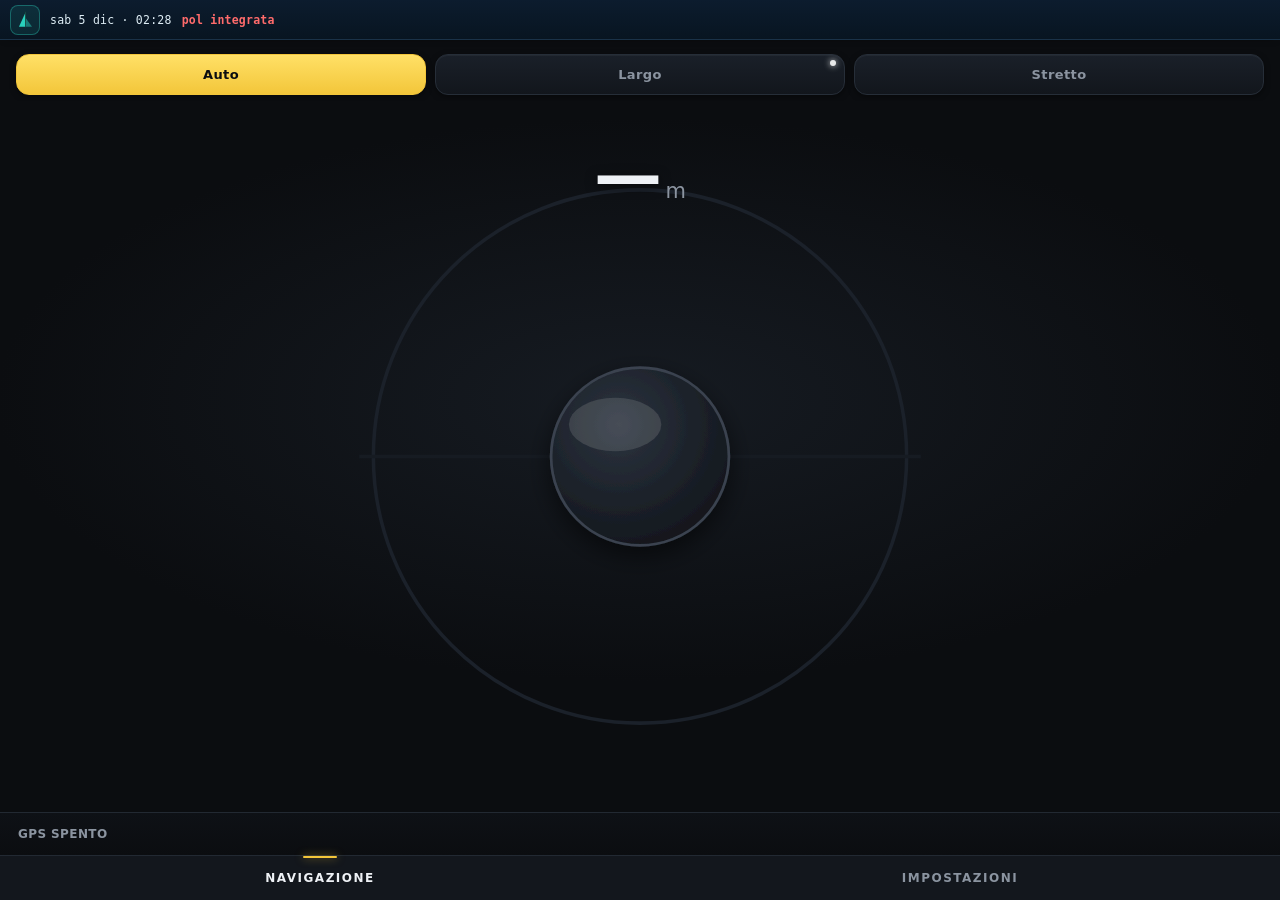
<file: xte/index.html>
<!DOCTYPE html>
<html lang="it">
<head>
<meta charset="UTF-8">
<meta name="viewport" content="width=device-width, initial-scale=1.0, maximum-scale=1.0, user-scalable=no">
<title>XTE Guide</title>
<link rel="manifest" href="manifest.webmanifest">
<meta name="theme-color" content="#0b0d10">
<link rel="apple-touch-icon" href="icon.png">
<meta name="mobile-web-app-capable" content="yes">
<meta name="apple-mobile-web-app-capable" content="yes">
<meta name="apple-mobile-web-app-status-bar-style" content="black-translucent">
<style>
  :root{
    --bg:#0b0d10; --bg2:#0e1116; --panel:#13171d; --panel2:#171c23;
    --line:#222932; --ink:#eef1f5; --muted:#8b94a0;
    --green:#1fc964; --yellow:#f3c63a; --orange:#f08a25; --red:#ee3b32;
    --cantiere:#f3c63a;
  }
  *{margin:0;padding:0;box-sizing:border-box;-webkit-tap-highlight-color:transparent;
    -webkit-user-select:none;user-select:none;}
  html,body{height:100%;background:var(--bg);color:var(--ink);
    font-family:-apple-system,BlinkMacSystemFont,"Segoe UI",Roboto,system-ui,sans-serif;
    overflow:hidden;}
  #app{display:flex;flex-direction:column;height:100%;}

  .page{display:none;flex:1;min-height:0;flex-direction:column;}
  .page.active{display:flex;}

  #setBar{display:flex;gap:9px;padding:14px 16px 6px;}
  .setBtn{flex:1;background:linear-gradient(180deg,#1a2029,#12161c);
    color:var(--muted);border:1px solid #262e38;border-radius:13px;
    padding:12px 0;font-size:13px;font-weight:600;letter-spacing:.4px;
    font-family:inherit;position:relative;
    box-shadow:0 1px 0 rgba(255,255,255,.04) inset,0 2px 6px rgba(0,0,0,.4);
    transition:transform .08s,color .12s,border-color .12s;}
  .setBtn:active{transform:translateY(1px);}
  .setBtn.on{color:#0b0d10;}
  .setBtn.on[data-mode="auto"]{background:linear-gradient(180deg,#ffe066,var(--cantiere));border-color:var(--cantiere);}
  .setBtn.on[data-mode="largo"]{background:linear-gradient(180deg,#3be07f,var(--green));border-color:var(--green);}
  .setBtn.on[data-mode="stretto"]{background:linear-gradient(180deg,#ffa64d,var(--orange));border-color:var(--orange);}
  .setBtn .eff{position:absolute;top:5px;right:8px;width:6px;height:6px;border-radius:50%;
    background:#fff;opacity:0;box-shadow:0 0 6px #fff;}
  .setBtn.effOn .eff{opacity:.9;}

  #indicator{flex:1;position:relative;display:flex;align-items:center;justify-content:center;
    min-height:0;
    background:radial-gradient(ellipse 70% 55% at 50% 42%, #161b22 0%, var(--bg) 72%);}
  #indSvg{width:100%;height:100%;display:block;}
  #navXte{position:absolute;top:6%;left:0;right:0;text-align:center;pointer-events:none;}
  #navXteVal{font-size:68px;font-weight:680;line-height:.92;letter-spacing:-2.5px;
    font-variant-numeric:tabular-nums;transition:color .15s;
    text-shadow:0 2px 12px rgba(0,0,0,.6);}
  #navXteUnit{font-size:21px;color:var(--muted);margin-left:6px;font-weight:400;letter-spacing:0;}
  #navSide{font-size:12px;color:var(--muted);margin-top:13px;letter-spacing:2.5px;
    text-transform:uppercase;font-weight:600;transition:color .15s;}

  #sim{padding:14px 18px;border-top:1px solid var(--line);
    background:linear-gradient(180deg,var(--bg2),var(--bg));}
  #gpsBar{display:flex;justify-content:space-between;align-items:center;
    font-size:12px;letter-spacing:.4px;color:var(--muted);
    font-variant-numeric:tabular-nums;text-transform:uppercase;font-weight:600;}
  #gpsState.live{color:var(--green);}
  #gpsState.err{color:var(--red);}

  #tabs{display:flex;border-top:1px solid var(--line);background:var(--panel);
    padding-bottom:env(safe-area-inset-bottom);}
  .tab{flex:1;text-align:center;padding:15px 0;font-size:12px;letter-spacing:1.5px;
    text-transform:uppercase;color:var(--muted);font-weight:600;position:relative;
    transition:color .12s;}
  .tab.active{color:var(--ink);}
  .tab.active::after{content:"";position:absolute;top:0;left:50%;transform:translateX(-50%);
    width:34px;height:2px;background:var(--cantiere);border-radius:2px;
    box-shadow:0 0 8px rgba(243,198,58,.6);}

  #setPage{padding:18px 16px calc(18px + env(safe-area-inset-bottom));
    overflow-y:auto;display:flex;flex-direction:column;gap:14px;}
  .row{display:flex;gap:12px;align-items:center;flex-wrap:wrap;}
  .card{background:linear-gradient(180deg,var(--panel2),var(--panel));
    border:1px solid var(--line);border-radius:16px;padding:15px 16px;
    box-shadow:0 1px 0 rgba(255,255,255,.03) inset,0 4px 14px rgba(0,0,0,.35);}
  .cardHead{display:flex;align-items:center;gap:8px;font-size:14px;font-weight:600;
    margin-bottom:13px;}
  .cardHead .sub{color:var(--muted);font-weight:400;font-size:12px;letter-spacing:.3px;}
  .dot{width:9px;height:9px;border-radius:50%;flex:none;box-shadow:0 0 8px currentColor;}
  .thRow{display:flex;gap:10px;}
  .thRow label{flex:1;display:flex;flex-direction:column;gap:6px;font-size:11px;
    color:var(--muted);letter-spacing:.3px;}
  .thRow input{width:100%;background:#0e1217;color:var(--ink);border:1px solid #2a323c;
    border-radius:10px;padding:10px 8px;font-size:16px;font-family:inherit;
    font-variant-numeric:tabular-nums;text-align:center;-webkit-appearance:none;
    box-shadow:inset 0 1px 3px rgba(0,0,0,.5);}
  .thRow input:focus{outline:none;border-color:var(--cantiere);}
  button,label.btn{background:linear-gradient(180deg,#1c222b,#141920);color:var(--ink);
    border:1px solid #2a323c;border-radius:12px;padding:12px 16px;font-size:14px;
    font-weight:600;font-family:inherit;cursor:pointer;
    box-shadow:0 1px 0 rgba(255,255,255,.04) inset,0 2px 6px rgba(0,0,0,.35);
    transition:transform .08s;}
  button:active,label.btn:active{transform:translateY(1px);}
  #startBtn{border-color:var(--cantiere);color:var(--cantiere);}
  #startBtn.on{background:linear-gradient(180deg,#ffe066,var(--cantiere));color:#0b0d10;}
  .toggle{display:flex;align-items:center;gap:9px;font-size:14px;}
  .toggle input{width:0;height:0;opacity:0;position:absolute;}
  .sw{width:46px;height:27px;border-radius:14px;background:#222a33;position:relative;
    transition:background .18s;flex:none;box-shadow:inset 0 1px 3px rgba(0,0,0,.5);}
  .sw::after{content:"";position:absolute;top:2.5px;left:2.5px;width:22px;height:22px;
    border-radius:50%;background:radial-gradient(circle at 35% 30%,#fff,#c4ccd5);
    transition:transform .18s;box-shadow:0 1px 3px rgba(0,0,0,.5);}
  .toggle input:checked + .sw{background:var(--green);}
  .toggle input:checked + .sw::after{transform:translateX(19px);}
  .trigInfo{font-size:13px;color:var(--muted);line-height:1.55;margin-bottom:13px;}
  .trigInfo.set{color:var(--ink);}
  #fileInput{display:none;}
  .spacer{flex:1;}
</style>
</head>
<body>
<!-- ===== rf-topbar: barra fissa trasversale ProVela (inietta subito dopo <body>) ===== -->
<style>
.rf-topbar{position:fixed;top:0;left:0;right:0;height:40px;z-index:9000;display:flex;align-items:center;gap:10px;
  padding:0 10px;background:linear-gradient(#0c1c2e,#081521);border-bottom:1px solid #1a3248;
  font-family:ui-monospace,"SF Mono","Roboto Mono",Menlo,Consolas,monospace;color:#5a7a94;font-size:11.5px;
  letter-spacing:.02em;-webkit-user-select:none;user-select:none;box-shadow:0 2px 10px -6px rgba(0,0,0,.8);}
.rf-topbar a.rf-home{display:flex;align-items:center;justify-content:center;width:30px;height:30px;flex:none;
  border-radius:8px;background:rgba(43,217,196,.1);border:1px solid rgba(43,217,196,.35);text-decoration:none;}
.rf-topbar a.rf-home:active{transform:scale(.92);}
.rf-topbar .rf-dt{color:#deedf5;white-space:nowrap;}
.rf-topbar .rf-sun{display:none;}
.rf-topbar .rf-sun b{color:#FFC24B;font-weight:600;}
.rf-topbar .rf-pol{white-space:nowrap;overflow:hidden;text-overflow:ellipsis;max-width:46%;color:#5a7a94;}
.rf-topbar .rf-pol b{color:#2BD9C4;font-weight:600;}
.rf-topbar .rf-pol .mod{color:#cfe2ee;}
.rf-topbar .rf-pol .pol{color:#FFC24B;font-weight:600;}
.rf-topbar .rf-pol .pol.warn{color:#FF6B6B;}
.rf-topbar .rf-spacer{flex:1;}
.rf-topbar .rf-status{white-space:nowrap;overflow:hidden;text-overflow:ellipsis;max-width:44%;}
.rf-topbar .rf-status.wp b{color:#2BD9C4;font-weight:600;}
.rf-topbar .rf-status.rec{color:#FF6B6B;font-weight:600;}
.rf-topbar .rf-status .dot{display:inline-block;width:8px;height:8px;border-radius:50%;background:#FF6B6B;
  margin-right:5px;vertical-align:middle;animation:rfblink 1s steps(2,start) infinite;}
@keyframes rfblink{50%{opacity:.25}}
body{padding-top:40px!important;}
@media (max-width:360px){.rf-topbar .rf-sun{display:none;}}
@media (max-width:480px){.rf-topbar .rf-pol .mod{display:none;}}
</style>
<div class="rf-topbar" role="banner">
  <a class="rf-home" href="../" aria-label="Torna al menu ProVela" title="Menu ProVela">
    <svg viewBox="0 0 64 64" width="19" height="19" aria-hidden="true"><path d="M32 8 L32 56 L10 56 Z" fill="#2BD9C4" opacity=".95"/><path d="M32 26 L54 56 L32 56 Z" fill="#2BD9C4" opacity=".45"/><line x1="32" y1="6" x2="32" y2="58" stroke="#1a4a42" stroke-width="3"/></svg>
  </a>
  <span class="rf-dt" id="rfDt">—</span>
  <span class="rf-sun" id="rfSun"></span>
  <span class="rf-pol" id="rfPol" title=""></span>
  <span class="rf-spacer"></span>
  <span class="rf-status" id="rfStatus"></span>
</div>
<script>
(function(){
  var D=["dom","lun","mar","mer","gio","ven","sab"], MO=["gen","feb","mar","apr","mag","giu","lug","ago","set","ott","nov","dic"];
  var DEFAULT=[45.65,13.77]; // Golfo di Trieste — default Alto Adriatico
  function coords(){try{var p=JSON.parse(localStorage.getItem("raffyca-pos")||"null");if(p&&isFinite(p.lat)&&isFinite(p.lon))return[p.lat,p.lon];}catch(e){}return DEFAULT;}
  // alba/tramonto — equazione del sole (nessuna rete, ~1 min di precisione)
  function sunTimes(date,lat,lon){
    var rad=Math.PI/180, deg=180/Math.PI, J2000=2451545;
    var dayMs=Date.UTC(date.getFullYear(),date.getMonth(),date.getDate());
    var n=Math.round(dayMs/86400000 - 0.5 + 2440588 - J2000 + 0.0008);
    var Jstar=n - lon/360;
    var M=(357.5291 + 0.98560028*Jstar)%360;
    var C=1.9148*Math.sin(M*rad)+0.02*Math.sin(2*M*rad)+0.0003*Math.sin(3*M*rad);
    var lam=(M+C+180+102.9372)%360;
    var Jtr=J2000 + Jstar + 0.0053*Math.sin(M*rad) - 0.0069*Math.sin(2*lam*rad);
    var dec=Math.asin(Math.sin(lam*rad)*Math.sin(23.44*rad));
    var co=(Math.sin(-0.833*rad)-Math.sin(lat*rad)*Math.sin(dec))/(Math.cos(lat*rad)*Math.cos(dec));
    if(co>1)return{rise:null,set:null}; if(co<-1)return{rise:null,set:null};
    var w=Math.acos(co)*deg;
    var toDate=function(J){return new Date((J-2440588+0.5)*86400000);};
    return{rise:toDate(Jtr-w/360),set:toDate(Jtr+w/360)};
  }
  function hhmm(d){return d?d.toLocaleTimeString("it",{hour:"2-digit",minute:"2-digit"}):"—";}
  var elDt=document.getElementById("rfDt"), elSun=document.getElementById("rfSun"), elSt=document.getElementById("rfStatus");
  var elPol=document.getElementById("rfPol");
  function esc(x){return String(x).replace(/[&<>"]/g,function(c){return {'&':'&amp;','<':'&lt;','>':'&gt;','"':'&quot;'}[c];});}
  function polarLabel(){
    var p=null;try{p=JSON.parse(localStorage.getItem("raffyca-polar")||"null");}catch(e){}
    if(!p||!p.twa||!p.data||!p.twa.length)return{txt:"integrata",cls:"warn"};
    var m=p.meta||{};
    if(m.source==="generica"||m.generic)return{txt:(m.boat||"generica"),cls:"warn"};
    if(m.boat)return{txt:m.boat,cls:""};
    if(m.source==="csv")return{txt:"CSV",cls:""};
    return{txt:(m.source||"attiva"),cls:""};
  }
  function tickPolar(){
    if(!elPol)return;
    var pr=null;try{pr=JSON.parse(localStorage.getItem("raffyca-profile")||"null");}catch(e){}
    var boat=(pr&&pr.boat)||"",model=(pr&&pr.model)||"";
    var L=polarLabel();
    var h="";
    if(boat)h+='<b>'+esc(boat)+'</b>';
    if(model)h+=(h?" · ":"")+'<span class="mod">'+esc(model)+'</span>';
    h+=(h?" · ":"")+'<span class="pol '+L.cls+'">pol '+esc(L.txt)+'</span>';
    elPol.innerHTML=h;
    elPol.title=[boat,model,"polare: "+L.txt].filter(Boolean).join(" · ");
  }
  var sunDay="";
  function tickClock(){
    var now=new Date();
    elDt.textContent=D[now.getDay()]+" "+now.getDate()+" "+MO[now.getMonth()]+" · "+now.toLocaleTimeString("it",{hour:"2-digit",minute:"2-digit"});
    var key=now.toDateString();
    if(key!==sunDay){sunDay=key;var c=coords();var s=sunTimes(now,c[0],c[1]);elSun.innerHTML="&#9728; <b>"+hhmm(s.rise)+"</b> &nbsp;&#9790; <b>"+hhmm(s.set)+"</b>";}
  }
  function tickStatus(){
    var rec=null,id="";
    try{rec=JSON.parse(localStorage.getItem("raffyca-rec")||"null");}catch(e){}
    if(rec&&rec.on){elSt.className="rf-status rec";elSt.innerHTML='<span class="dot"></span>REC GPX'+(rec.pts?" · "+rec.pts+" pt":"");return;}
    try{id=localStorage.getItem("raffyca-active-wp")||"";}catch(e){}
    if(id){var w=null;try{w=(JSON.parse(localStorage.getItem("raffyca-waypoints")||"[]")).find(function(x){return x.id===id;});}catch(e){}
      if(w){elSt.className="rf-status wp";elSt.innerHTML="&#9873; WP: <b>"+w.name+"</b>";return;}}
    elSt.className="rf-status";elSt.textContent="";
  }
  tickClock();tickStatus();tickPolar();
  setInterval(tickClock,20000);
  setInterval(tickStatus,3000);
  setInterval(tickPolar,5000);
  window.addEventListener("storage",tickStatus);window.addEventListener("storage",tickPolar);
  document.addEventListener("visibilitychange",function(){if(!document.hidden){tickClock();tickStatus();tickPolar();}});
})();
</script>
<!-- ===== /rf-topbar ===== -->

<div id="app">

  <!-- NAVIGAZIONE -->
  <div class="page active" id="pageNav">
    <div id="setBar">
      <button class="setBtn" data-mode="auto">Auto<span class="eff"></span></button>
      <button class="setBtn" data-mode="largo">Largo<span class="eff"></span></button>
      <button class="setBtn" data-mode="stretto">Stretto<span class="eff"></span></button>
    </div>

    <div id="indicator">
      <svg id="indSvg" viewBox="0 0 400 400" preserveAspectRatio="xMidYMid meet">
        <defs>
          <radialGradient id="gRing" cx="38%" cy="32%" r="75%">
            <stop offset="0%" stop-color="#2c343f"/>
            <stop offset="100%" stop-color="#11151b"/>
          </radialGradient>
          <radialGradient id="gGreen" cx="38%" cy="30%" r="75%">
            <stop offset="0%" stop-color="#54e58c"/>
            <stop offset="60%" stop-color="#1fc964"/>
            <stop offset="100%" stop-color="#149a4b"/>
          </radialGradient>
          <linearGradient id="gArrow" x1="0" y1="0" x2="0" y2="1">
            <stop offset="0%" stop-color="#fff" stop-opacity=".35"/>
            <stop offset="45%" stop-color="#fff" stop-opacity="0"/>
          </linearGradient>
          <filter id="shadow" x="-40%" y="-40%" width="180%" height="180%">
            <feDropShadow dx="0" dy="5" stdDeviation="7" flood-color="#000" flood-opacity=".55"/>
          </filter>
          <filter id="glow" x="-60%" y="-60%" width="220%" height="220%">
            <feGaussianBlur stdDeviation="6" result="b"/>
            <feMerge><feMergeNode in="b"/><feMergeNode in="SourceGraphic"/></feMerge>
          </filter>
        </defs>

        <circle cx="200" cy="200" r="150" fill="none" stroke="#1b212a" stroke-width="2"/>
        <line x1="42" y1="200" x2="358" y2="200" stroke="#161b22" stroke-width="2"/>

        <g id="arrow" opacity="0" filter="url(#glow)" style="transition:opacity .12s">
          <polygon id="arrowShape" points="0,0 0,0 0,0" stroke-linejoin="round"/>
          <polygon id="arrowGloss" points="0,0 0,0 0,0" fill="url(#gArrow)"/>
        </g>

        <g filter="url(#shadow)">
          <circle id="ringBase" cx="200" cy="200" r="50" fill="url(#gRing)"
            stroke="#3a434f" stroke-width="1.5"/>
          <circle id="ringFill" cx="200" cy="200" r="50" fill="url(#gGreen)" opacity="0"
            style="transition:opacity .18s"/>
          <ellipse id="gloss" cx="186" cy="182" rx="26" ry="15" fill="#fff" opacity=".12"/>
        </g>
      </svg>
      <div id="navXte">
        <div><span id="navXteVal">—</span><span id="navXteUnit">m</span></div>
        <div id="navSide"></div>
      </div>
    </div>

    <div id="sim">
      <div id="gpsBar">
        <span id="gpsState">GPS spento</span>
        <span id="gpsAcc"></span>
      </div>
    </div>
  </div>

  <!-- IMPOSTAZIONI -->
  <div class="page" id="pageSet">
    <div id="setPage">
      <div class="card">
        <div class="cardHead">GPS &amp; audio</div>
        <div class="row">
          <button id="startBtn">Avvia GPS</button>
          <label class="toggle"><input type="checkbox" id="audChk"><span class="sw"></span><span>Audio</span></label>
          <label class="toggle"><input type="checkbox" id="invChk"><span class="sw"></span><span>Inversa</span></label>
        </div>
      </div>

      <div class="card">
        <div class="cardHead"><span class="dot" style="color:var(--green)"></span>Set Largo<span class="sub">avvicinamento</span></div>
        <div class="thRow">
          <label>verde &lt;<input type="number" id="largo0" inputmode="decimal"> m</label>
          <label>giallo &lt;<input type="number" id="largo1" inputmode="decimal"> m</label>
          <label>aranc. &lt;<input type="number" id="largo2" inputmode="decimal"> m</label>
        </div>
      </div>

      <div class="card">
        <div class="cardHead"><span class="dot" style="color:var(--orange)"></span>Set Stretto<span class="sub">canale</span></div>
        <div class="thRow">
          <label>verde &lt;<input type="number" id="stretto0" inputmode="decimal"> m</label>
          <label>giallo &lt;<input type="number" id="stretto1" inputmode="decimal"> m</label>
          <label>aranc. &lt;<input type="number" id="stretto2" inputmode="decimal"> m</label>
        </div>
      </div>

      <div class="card">
        <div class="cardHead"><span class="dot" style="color:var(--cantiere)"></span>Cambio automatico</div>
        <div class="trigInfo" id="trigInfo"></div>
        <div class="row">
          <label style="font-size:13px;color:var(--muted)">Da waypoint nº
            <input type="number" id="trigNum" inputmode="numeric" min="1"
              style="width:74px;background:#0e1217;color:var(--ink);border:1px solid #2a323c;
              border-radius:10px;padding:9px 8px;font-size:16px;font-family:inherit;
              text-align:center;-webkit-appearance:none;box-shadow:inset 0 1px 3px rgba(0,0,0,.5);margin-left:6px">
          </label>
          <button id="trigClear">Azzera</button>
        </div>
      </div>

      <div class="card">
        <div class="cardHead">Rotta</div>
        <div class="row">
          <label class="btn" for="fileInput">Carica GPX</label>
          <input type="file" id="fileInput" accept=".gpx">
          <span class="spacer"></span>
          <span id="routeInfo" style="font-size:12px;color:var(--muted)"></span>
        </div>
      </div>
    </div>
  </div>

  <div id="tabs">
    <div class="tab active" data-page="pageNav">Navigazione</div>
    <div class="tab" data-page="pageSet">Impostazioni</div>
  </div>
</div>

<script>
/* ===== Rotta incorporata: Levante ===== */
const EMBEDDED = [[45.0788582,12.3643092],[45.0723494,12.3594638],[45.0713500,12.3587044],[45.0700102,12.3576023],[45.0692135,12.3569102],[45.0687441,12.3565514],[45.0681104,12.3562054],[45.0675854,12.3560388],[45.0671328,12.3558979],[45.0664357,12.3559237],[45.0657930,12.3561032],[45.0652530,12.3562827],[45.0643659,12.3566545],[45.0635150,12.3572313],[45.0626732,12.3581798],[45.0622658,12.3590019],[45.0617499,12.3605014],[45.0617409,12.3605783],[45.0613517,12.3624366],[45.0611163,12.3645000],[45.0610076,12.3661916],[45.0608990,12.3671016],[45.0607483,12.3681971],[45.0604766,12.3693504],[45.0601235,12.3705294],[45.0597614,12.3717725],[45.0595079,12.3723748],[45.0593268,12.3727977],[45.0592127,12.3731043],[45.0588777,12.3737578],[45.0583344,12.3746932],[45.0579542,12.3752570],[45.0575468,12.3757439],[45.0570670,12.3761539],[45.0565328,12.3763460],[45.0560440,12.3762819],[45.0555733,12.3761792],[45.0554512,12.3761052],[45.0549995,12.3758374],[45.0544681,12.3753411],[45.0541224,12.3747671],[45.0538922,12.3741140],[45.0537673,12.3737901],[45.0535759,12.3735868],[45.0533447,12.3735668],[45.0531389,12.3734070],[45.0530875,12.3733049],[45.0528923,12.3721993],[45.0526637,12.3708448],[45.0524919,12.3699458],[45.0524047,12.3695626],[45.0522752,12.3689967],[45.0521259,12.3684568],[45.0518247,12.3675116],[45.0516729,12.3671219],[45.0515111,12.3667149],[45.0513596,12.3663973],[45.0512140,12.3660951],[45.0510768,12.3658631],[45.0509684,12.3657088],[45.0508567,12.3656313],[45.0507208,12.3657160],[45.0506492,12.3658585],[45.0496235,12.3676800],[45.0495422,12.3678091],[45.0494633,12.3679346],[45.0493869,12.3680427],[45.0493253,12.3681160],[45.0492761,12.3681473],[45.0492145,12.3681473],[45.0491455,12.3681229],[45.0490740,12.3680427],[45.0490371,12.3680043]];

/* ===== Stato ===== */
let baseRoute=EMBEDDED.slice(), route=baseRoute.slice();
let inverted=false, segIdx=0;

/* ===== Proiezione piano locale ===== */
const R=6371000, D2R=Math.PI/180;
let refLat0=0, refLon0=0, coslat=1;
let projPts=[];
function initProjection(){
  let sLat=0,sLon=0; for(const p of route){sLat+=p[0];sLon+=p[1];}
  refLat0=sLat/route.length; refLon0=sLon/route.length; coslat=Math.cos(refLat0*D2R);
}
function toXY(lat,lon){return {x:(lon-refLon0)*D2R*R*coslat, y:(lat-refLat0)*D2R*R};}
function rebuildProjection(){ initProjection(); projPts=route.map(p=>toXY(p[0],p[1])); buildArc(); }

let arcLen=[], totalLen=0;
function buildArc(){
  arcLen=[0]; totalLen=0;
  for(let i=1;i<projPts.length;i++){
    totalLen+=Math.hypot(projPts[i].x-projPts[i-1].x, projPts[i].y-projPts[i-1].y);
    arcLen.push(totalLen);
  }
}
function pointAtArc(d){
  d=Math.max(0,Math.min(totalLen,d));
  let i=1; while(i<arcLen.length && arcLen[i]<d) i++;
  const A=projPts[i-1], B=projPts[i];
  const segLen=arcLen[i]-arcLen[i-1] || 1;
  const t=(d-arcLen[i-1])/segLen;
  const x=A.x+t*(B.x-A.x), y=A.y+t*(B.y-A.y);
  const tx=(B.x-A.x)/segLen, ty=(B.y-A.y)/segLen;
  return {x,y,tx,ty,seg:i-1};
}

/* ===== XTE firmato ===== */
function crossTrack(P,A,B){
  const dx=B.x-A.x, dy=B.y-A.y, len2=dx*dx+dy*dy;
  let t=len2>0?((P.x-A.x)*dx+(P.y-A.y)*dy)/len2:0;
  const projx=A.x+t*dx, projy=A.y+t*dy;
  const dist=Math.hypot(P.x-projx,P.y-projy);
  const cross=dx*(P.y-A.y)-dy*(P.x-A.x);
  const signed=cross>0?-dist:dist;
  return {dist,t,signed};
}
function updateXTE(P){
  const n=route.length; if(n<2) return null;
  const look=6; let best=null,bestI=segIdx;
  for(let i=Math.max(0,segIdx-1); i<Math.min(n-1,segIdx+look); i++){
    const r=crossTrack(P,projPts[i],projPts[i+1]);
    const tc=Math.max(0,Math.min(1,r.t));
    const cx=projPts[i].x+tc*(projPts[i+1].x-projPts[i].x);
    const cy=projPts[i].y+tc*(projPts[i+1].y-projPts[i].y);
    const dc=Math.hypot(P.x-cx,P.y-cy);
    if(best===null||dc<best.dc){best={...r,dc};bestI=i;}
  }
  segIdx=bestI;
  if(best.t>1 && segIdx<n-2) segIdx++;
  return best;
}

/* ===== Set soglie ===== */
let sets={largo:[5,12,25], stretto:[2,5,10]};
let setMode='auto', triggerIdx=null, activeSet='largo';
function resolveActiveSet(){
  if(setMode==='largo'){activeSet='largo';return;}
  if(setMode==='stretto'){activeSet='stretto';return;}
  if(triggerIdx===null){activeSet='largo';return;}
  activeSet=(segIdx>=triggerIdx)?'stretto':'largo';
}
function thresholds(){return sets[activeSet];}
function bandFor(a){const t=thresholds();return a<t[0]?0:a<t[1]?1:a<t[2]?2:3;}
const BAND_INTERVAL=[0,900,450,180];
const BAND_COLOR=['#1fc964','#f3c63a','#f08a25','#ee3b32'];

/* ===== Audio ===== */
let audioCtx=null,audioOn=false,beepTimer=null,curBand=0,curSide=0;
function ensureAudio(){const AC=window.AudioContext||window.webkitAudioContext;
  if(!audioCtx)audioCtx=new AC(); if(audioCtx.state==='suspended')audioCtx.resume();}
function beep(freq){if(!audioCtx)return;const t=audioCtx.currentTime;
  const o=audioCtx.createOscillator(),g=audioCtx.createGain();
  o.type='sine';o.frequency.value=freq;
  g.gain.setValueAtTime(0,t);g.gain.linearRampToValueAtTime(.25,t+.01);
  g.gain.exponentialRampToValueAtTime(.001,t+.13);
  o.connect(g);g.connect(audioCtx.destination);o.start(t);o.stop(t+.15);}
function freqForSide(s){return s>0?1100:520;}
function scheduleBeeps(){clearTimeout(beepTimer);
  if(!audioOn||curBand===0)return;
  beep(freqForSide(curSide));beepTimer=setTimeout(scheduleBeeps,BAND_INTERVAL[curBand]);}
function updateAudio(signed){
  const band=bandFor(Math.abs(signed));
  const side=signed>0?-1:1;
  const changed=(band!==curBand)||(side!==curSide);
  curBand=band;curSide=side;
  if(audioOn){ if(band===0)clearTimeout(beepTimer); else if(changed)scheduleBeeps(); }
}

/* ===== Indicatore ===== */
const navXteVal=document.getElementById('navXteVal');
const navSide=document.getElementById('navSide');
const ringFill=document.getElementById('ringFill');
const gloss=document.getElementById('gloss');
const arrow=document.getElementById('arrow');
const arrowShape=document.getElementById('arrowShape');
const arrowGloss=document.getElementById('arrowGloss');

function render(r){
  if(!r){return;}
  resolveActiveSet(); updateSetBadge();
  const m=r.dist, band=bandFor(m), col=BAND_COLOR[band];
  navXteVal.textContent=m<10?m.toFixed(1):Math.round(m);
  navXteVal.style.color=col;
  if(band===0){
    ringFill.setAttribute('opacity','1');
    gloss.setAttribute('opacity','.22');
    arrow.setAttribute('opacity','0');
    navSide.textContent='in rotta';
    navSide.style.color='var(--green)';
  }else{
    ringFill.setAttribute('opacity','0');
    gloss.setAttribute('opacity','.12');
    const toLeft=r.signed>0;
    drawArrow(toLeft,col);
    arrow.setAttribute('opacity','1');
    navSide.textContent=toLeft?'◀ a sinistra':'a destra ▶';
    navSide.style.color=col;
  }
  updateAudio(r.signed);
}
function drawArrow(toLeft,col){
  const cy=200,ringR=50,dir=toLeft?-1:1;
  const tipX=200-dir*(ringR+12);
  const tailX=200-dir*182;
  const head=64, th=34, neckX=tipX-dir*head;
  const pts=[[tailX,cy-th/2],[neckX,cy-th/2],[neckX,cy-th],[tipX,cy],
    [neckX,cy+th],[neckX,cy+th/2],[tailX,cy+th/2]].map(p=>p.join(',')).join(' ');
  arrowShape.setAttribute('points',pts);
  arrowShape.setAttribute('fill',col);
  const gpts=[[tailX,cy-th/2],[neckX,cy-th/2],[neckX,cy-th],[tipX,cy],
    [neckX,cy],[neckX,cy-2],[tailX,cy-2]].map(p=>p.join(',')).join(' ');
  arrowGloss.setAttribute('points',gpts);
}

/* ===== Badge set ===== */
const setBtns=[...document.querySelectorAll('.setBtn')];
function updateSetBadge(){
  setBtns.forEach(b=>{
    b.classList.toggle('on', b.dataset.mode===setMode);
    b.classList.remove('effOn');
  });
  if(setMode==='auto'){
    const eff=setBtns.find(b=>b.dataset.mode===activeSet);
    if(eff)eff.classList.add('effOn');
  }
}
setBtns.forEach(b=>b.addEventListener('click',()=>{
  setMode=b.dataset.mode; resolveActiveSet(); updateSetBadge(); recompute();
}));

/* ===== GPS reale ===== */
const gpsState=document.getElementById('gpsState');
const gpsAcc=document.getElementById('gpsAcc');
let watchId=null, wakeLock=null, lastP=null;

function onFix(pos){
  lastP={lat:pos.coords.latitude, lon:pos.coords.longitude, acc:pos.coords.accuracy};
  const P=toXY(lastP.lat, lastP.lon);
  const r=updateXTE(P);
  gpsState.textContent='seg '+(segIdx+1)+'/'+(route.length-1);
  gpsState.className='live';
  gpsAcc.textContent='±'+Math.round(lastP.acc)+' m';
  render(r);
}
function onErr(e){
  gpsState.textContent = e.code===1 ? 'permesso GPS negato' : 'GPS: '+e.message;
  gpsState.className='err';
}
async function startGPS(){
  if(!navigator.geolocation){ gpsState.textContent='GPS non disponibile'; gpsState.className='err'; return; }
  watchId=navigator.geolocation.watchPosition(onFix,onErr,
    {enableHighAccuracy:true,maximumAge:1000,timeout:12000});
  try{ if('wakeLock' in navigator){ wakeLock=await navigator.wakeLock.request('screen'); } }catch(e){}
}
function stopGPS(){
  if(watchId!==null){ navigator.geolocation.clearWatch(watchId); watchId=null; }
  if(wakeLock){ wakeLock.release().catch(()=>{}); wakeLock=null; }
  clearTimeout(beepTimer); curBand=0;
  gpsState.textContent='GPS spento'; gpsState.className=''; gpsAcc.textContent='';
  navSide.textContent='GPS in pausa';
}
document.addEventListener('visibilitychange',()=>{
  if(document.visibilityState==='visible' && watchId!==null && 'wakeLock' in navigator && !wakeLock){
    navigator.wakeLock.request('screen').then(w=>wakeLock=w).catch(()=>{});
  }
});
// rifà il render con l'ultima posizione nota (dopo cambio set/soglie/trigger)
function recompute(){
  if(lastP===null) return;
  const r=updateXTE(toXY(lastP.lat,lastP.lon));
  render(r);
}

/* ===== Avvio/stop GPS ===== */
const startBtn=document.getElementById('startBtn');
let gpsOn=false;
startBtn.addEventListener('click',()=>{
  ensureAudio();
  gpsOn=!gpsOn;
  startBtn.classList.toggle('on',gpsOn);
  startBtn.textContent=gpsOn?'Ferma GPS':'Avvia GPS';
  if(gpsOn){ startGPS(); } else { stopGPS(); }
});

/* ===== Audio / Inversa ===== */
document.getElementById('audChk').addEventListener('change',e=>{
  audioOn=e.target.checked;
  if(audioOn){ensureAudio(); if(curBand>0)scheduleBeeps();} else clearTimeout(beepTimer);
});
document.getElementById('invChk').addEventListener('change',e=>{
  inverted=e.target.checked;
  if(triggerIdx!==null) triggerIdx=baseRoute.length-1-triggerIdx;
  route=inverted?baseRoute.slice().reverse():baseRoute.slice();
  segIdx=0; rebuildProjection(); updateTrigInfo(); resolveActiveSet(); updateSetBadge();
  recompute();
});

/* ===== Soglie ===== */
function loadThresholdInputs(){
  ['largo','stretto'].forEach(k=>{for(let i=0;i<3;i++)document.getElementById(k+i).value=sets[k][i];});
}
function bindThresholdInputs(){
  ['largo','stretto'].forEach(k=>{for(let i=0;i<3;i++){
    const el=document.getElementById(k+i);
    el.addEventListener('change',()=>{
      let v=parseFloat(el.value); if(isNaN(v)||v<0)v=0;
      sets[k][i]=v;
      if(i>0&&sets[k][i]<sets[k][i-1]){sets[k][i]=sets[k][i-1];el.value=sets[k][i];}
      recompute();
    });
  }});
}

/* ===== Trigger (numero waypoint) ===== */
const trigInfo=document.getElementById('trigInfo');
const trigNum=document.getElementById('trigNum');
function updateTrigInfo(){
  if(triggerIdx===null){
    trigInfo.textContent='Nessun punto. Scrivi il numero del waypoint da cui passare al set Stretto (1–'+route.length+').';
    trigInfo.classList.remove('set');
    trigNum.value='';
  }else{
    trigInfo.textContent='Cambio al waypoint '+(triggerIdx+1)+'/'+route.length+'. Da lì in poi: Stretto.';
    trigInfo.classList.add('set');
    trigNum.value=triggerIdx+1;
  }
}
trigNum.addEventListener('change',()=>{
  let n=parseInt(trigNum.value,10);
  if(isNaN(n)){ triggerIdx=null; updateTrigInfo(); resolveActiveSet(); updateSetBadge(); recompute(); return; }
  n=Math.max(1,Math.min(route.length,n));
  triggerIdx=n-1;            // l'utente conta da 1
  trigNum.value=n;
  updateTrigInfo(); resolveActiveSet(); updateSetBadge(); recompute();
});
document.getElementById('trigClear').addEventListener('click',()=>{
  triggerIdx=null; updateTrigInfo(); resolveActiveSet(); updateSetBadge(); recompute();
});

/* ===== GPX ===== */
const routeInfo=document.getElementById('routeInfo');
document.getElementById('fileInput').addEventListener('change',e=>{
  const f=e.target.files[0]; if(!f)return;
  const rd=new FileReader();
  rd.onload=ev=>{
    try{
      const xml=new DOMParser().parseFromString(ev.target.result,'application/xml');
      let pts=[...xml.querySelectorAll('trkpt')];
      if(pts.length<2)pts=[...xml.querySelectorAll('rtept')];
      if(pts.length<2){routeInfo.textContent='GPX senza punti';return;}
      baseRoute=pts.map(p=>[parseFloat(p.getAttribute('lat')),parseFloat(p.getAttribute('lon'))]);
      inverted=false; document.getElementById('invChk').checked=false;
      triggerIdx=null; route=baseRoute.slice(); segIdx=0;
      rebuildProjection(); updateTrigInfo(); resolveActiveSet(); updateSetBadge();
      routeInfo.textContent=baseRoute.length+' punti';
      recompute();
    }catch(err){routeInfo.textContent='Errore lettura';}
  };
  rd.readAsText(f);
});

/* ===== Tab ===== */
document.querySelectorAll('.tab').forEach(t=>t.addEventListener('click',()=>{
  document.querySelectorAll('.tab').forEach(x=>x.classList.remove('active'));
  document.querySelectorAll('.page').forEach(x=>x.classList.remove('active'));
  t.classList.add('active');
  document.getElementById(t.dataset.page).classList.add('active');
}));

/* ===== Init ===== */
loadThresholdInputs(); bindThresholdInputs();
rebuildProjection(); updateTrigInfo(); resolveActiveSet(); updateSetBadge();
routeInfo.textContent=baseRoute.length+' punti';

/* ===== PWA ===== */
if('serviceWorker' in navigator){
  window.addEventListener('load',()=>navigator.serviceWorker.register('sw.js').catch(()=>{}));
}
</script>
</body>
</html>
</file>
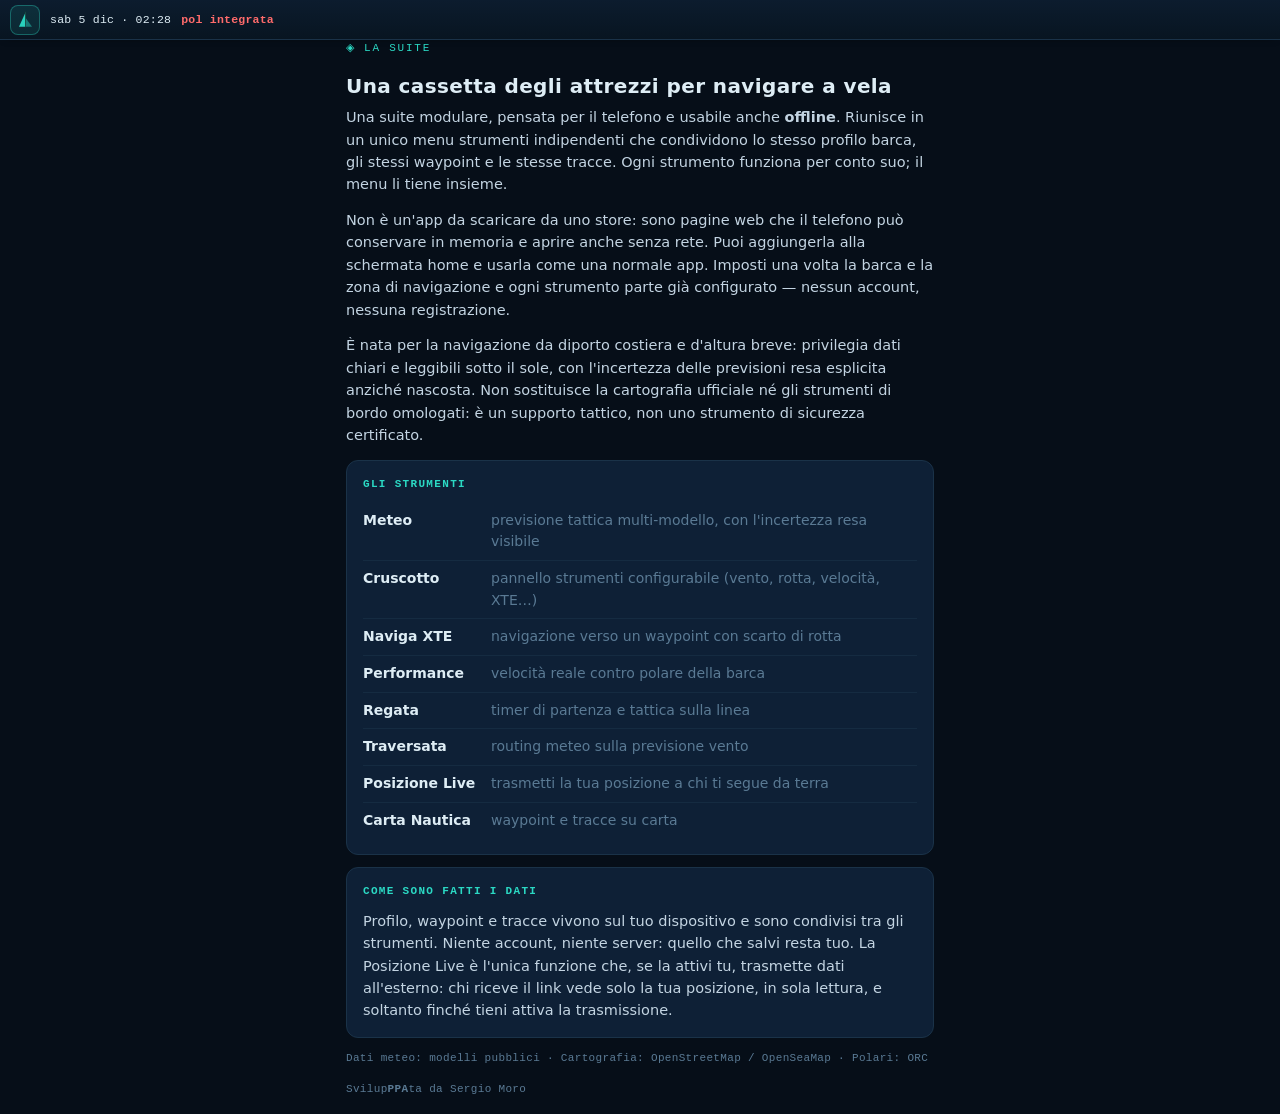
<file: info.html>
<!doctype html>
<html lang="it">
<head>
<meta charset="utf-8">
<meta name="viewport" content="width=device-width,initial-scale=1,viewport-fit=cover">
<title>Info · ProVela</title>
<style>
:root{--bg:#060e18;--panel:#0e2036;--dp:#040c14;--line:#1a3248;--ink:#deedf5;--sub:#5a7a94;
  --teal:#2BD9C4;--amber:#FFC24B;--mono:ui-monospace,"SF Mono","Roboto Mono",Menlo,Consolas,monospace;
  --sans:system-ui,-apple-system,"Segoe UI","Helvetica Neue",sans-serif;}
*{box-sizing:border-box;margin:0;padding:0;}
body{font-family:var(--sans);background:var(--bg);color:var(--ink);min-height:100dvh;padding:16px;
  max-width:620px;margin:0 auto;line-height:1.55;}
h1{font-size:20px;letter-spacing:.02em;margin-bottom:4px;}
.eyebrow{font-family:var(--mono);font-size:11px;letter-spacing:.16em;text-transform:uppercase;color:var(--teal);margin-bottom:14px;}
p{color:#c3d4e2;margin-bottom:13px;font-size:14.5px;}
.card{background:var(--panel);border:1px solid var(--line);border-radius:12px;padding:15px 16px;margin-bottom:12px;}
.card h3{font-family:var(--mono);font-size:11px;letter-spacing:.12em;text-transform:uppercase;color:var(--teal);margin-bottom:10px;}
.mod{display:flex;gap:10px;padding:7px 0;border-bottom:1px solid rgba(26,50,72,.6);font-size:14px;}
.mod:last-child{border-bottom:0;}
.mod b{color:var(--ink);min-width:118px;flex:0 0 auto;}
.mod span{color:var(--sub);}
.foot{font-family:var(--mono);font-size:11px;color:var(--sub);margin-top:8px;letter-spacing:.03em;}
</style>
</head>
<body>
<!-- ===== rf-topbar: barra fissa trasversale ProVela (inietta subito dopo <body>) ===== -->
<style>
.rf-topbar{position:fixed;top:0;left:0;right:0;height:40px;z-index:9000;display:flex;align-items:center;gap:10px;
  padding:0 10px;background:linear-gradient(#0c1c2e,#081521);border-bottom:1px solid #1a3248;
  font-family:ui-monospace,"SF Mono","Roboto Mono",Menlo,Consolas,monospace;color:#5a7a94;font-size:11.5px;
  letter-spacing:.02em;-webkit-user-select:none;user-select:none;box-shadow:0 2px 10px -6px rgba(0,0,0,.8);}
.rf-topbar a.rf-home{display:flex;align-items:center;justify-content:center;width:30px;height:30px;flex:none;
  border-radius:8px;background:rgba(43,217,196,.1);border:1px solid rgba(43,217,196,.35);text-decoration:none;}
.rf-topbar a.rf-home:active{transform:scale(.92);}
.rf-topbar .rf-dt{color:#deedf5;white-space:nowrap;}
.rf-topbar .rf-sun{display:none;}
.rf-topbar .rf-sun b{color:#FFC24B;font-weight:600;}
.rf-topbar .rf-pol{white-space:nowrap;overflow:hidden;text-overflow:ellipsis;max-width:46%;color:#5a7a94;}
.rf-topbar .rf-pol b{color:#2BD9C4;font-weight:600;}
.rf-topbar .rf-pol .mod{color:#cfe2ee;}
.rf-topbar .rf-pol .pol{color:#FFC24B;font-weight:600;}
.rf-topbar .rf-pol .pol.warn{color:#FF6B6B;}
.rf-topbar .rf-spacer{flex:1;}
.rf-topbar .rf-status{white-space:nowrap;overflow:hidden;text-overflow:ellipsis;max-width:44%;}
.rf-topbar .rf-status.wp b{color:#2BD9C4;font-weight:600;}
.rf-topbar .rf-status.rec{color:#FF6B6B;font-weight:600;}
.rf-topbar .rf-status .dot{display:inline-block;width:8px;height:8px;border-radius:50%;background:#FF6B6B;
  margin-right:5px;vertical-align:middle;animation:rfblink 1s steps(2,start) infinite;}
@keyframes rfblink{50%{opacity:.25}}
body{padding-top:40px!important;}
@media (max-width:360px){.rf-topbar .rf-sun{display:none;}}
@media (max-width:480px){.rf-topbar .rf-pol .mod{display:none;}}
</style>
<div class="rf-topbar" role="banner">
  <a class="rf-home" href="index.html" aria-label="Torna al menu ProVela" title="Menu ProVela">
    <svg viewBox="0 0 64 64" width="19" height="19" aria-hidden="true"><path d="M32 8 L32 56 L10 56 Z" fill="#2BD9C4" opacity=".95"/><path d="M32 26 L54 56 L32 56 Z" fill="#2BD9C4" opacity=".45"/><line x1="32" y1="6" x2="32" y2="58" stroke="#1a4a42" stroke-width="3"/></svg>
  </a>
  <span class="rf-dt" id="rfDt">—</span>
  <span class="rf-sun" id="rfSun"></span>
  <span class="rf-pol" id="rfPol" title=""></span>
  <span class="rf-spacer"></span>
  <span class="rf-status" id="rfStatus"></span>
</div>
<script>
(function(){
  var D=["dom","lun","mar","mer","gio","ven","sab"], MO=["gen","feb","mar","apr","mag","giu","lug","ago","set","ott","nov","dic"];
  var DEFAULT=[45.65,13.77]; // Golfo di Trieste — default Alto Adriatico
  function coords(){try{var p=JSON.parse(localStorage.getItem("raffyca-pos")||"null");if(p&&isFinite(p.lat)&&isFinite(p.lon))return[p.lat,p.lon];}catch(e){}return DEFAULT;}
  // alba/tramonto — equazione del sole (nessuna rete, ~1 min di precisione)
  function sunTimes(date,lat,lon){
    var rad=Math.PI/180, deg=180/Math.PI, J2000=2451545;
    var dayMs=Date.UTC(date.getFullYear(),date.getMonth(),date.getDate());
    var n=Math.round(dayMs/86400000 - 0.5 + 2440588 - J2000 + 0.0008);
    var Jstar=n - lon/360;
    var M=(357.5291 + 0.98560028*Jstar)%360;
    var C=1.9148*Math.sin(M*rad)+0.02*Math.sin(2*M*rad)+0.0003*Math.sin(3*M*rad);
    var lam=(M+C+180+102.9372)%360;
    var Jtr=J2000 + Jstar + 0.0053*Math.sin(M*rad) - 0.0069*Math.sin(2*lam*rad);
    var dec=Math.asin(Math.sin(lam*rad)*Math.sin(23.44*rad));
    var co=(Math.sin(-0.833*rad)-Math.sin(lat*rad)*Math.sin(dec))/(Math.cos(lat*rad)*Math.cos(dec));
    if(co>1)return{rise:null,set:null}; if(co<-1)return{rise:null,set:null};
    var w=Math.acos(co)*deg;
    var toDate=function(J){return new Date((J-2440588+0.5)*86400000);};
    return{rise:toDate(Jtr-w/360),set:toDate(Jtr+w/360)};
  }
  function hhmm(d){return d?d.toLocaleTimeString("it",{hour:"2-digit",minute:"2-digit"}):"—";}
  var elDt=document.getElementById("rfDt"), elSun=document.getElementById("rfSun"), elSt=document.getElementById("rfStatus");
  var elPol=document.getElementById("rfPol");
  function esc(x){return String(x).replace(/[&<>"]/g,function(c){return {'&':'&amp;','<':'&lt;','>':'&gt;','"':'&quot;'}[c];});}
  function polarLabel(){
    var p=null;try{p=JSON.parse(localStorage.getItem("raffyca-polar")||"null");}catch(e){}
    if(!p||!p.twa||!p.data||!p.twa.length)return{txt:"integrata",cls:"warn"};
    var m=p.meta||{};
    if(m.source==="generica"||m.generic)return{txt:(m.boat||"generica"),cls:"warn"};
    if(m.boat)return{txt:m.boat,cls:""};
    if(m.source==="csv")return{txt:"CSV",cls:""};
    return{txt:(m.source||"attiva"),cls:""};
  }
  function tickPolar(){
    if(!elPol)return;
    var pr=null;try{pr=JSON.parse(localStorage.getItem("raffyca-profile")||"null");}catch(e){}
    var boat=(pr&&pr.boat)||"",model=(pr&&pr.model)||"";
    var L=polarLabel();
    var h="";
    if(boat)h+='<b>'+esc(boat)+'</b>';
    if(model)h+=(h?" · ":"")+'<span class="mod">'+esc(model)+'</span>';
    h+=(h?" · ":"")+'<span class="pol '+L.cls+'">pol '+esc(L.txt)+'</span>';
    elPol.innerHTML=h;
    elPol.title=[boat,model,"polare: "+L.txt].filter(Boolean).join(" · ");
  }
  var sunDay="";
  function tickClock(){
    var now=new Date();
    elDt.textContent=D[now.getDay()]+" "+now.getDate()+" "+MO[now.getMonth()]+" · "+now.toLocaleTimeString("it",{hour:"2-digit",minute:"2-digit"});
    var key=now.toDateString();
    if(key!==sunDay){sunDay=key;var c=coords();var s=sunTimes(now,c[0],c[1]);elSun.innerHTML="&#9728; <b>"+hhmm(s.rise)+"</b> &nbsp;&#9790; <b>"+hhmm(s.set)+"</b>";}
  }
  function tickStatus(){
    var rec=null,id="";
    try{rec=JSON.parse(localStorage.getItem("raffyca-rec")||"null");}catch(e){}
    if(rec&&rec.on){elSt.className="rf-status rec";elSt.innerHTML='<span class="dot"></span>REC GPX'+(rec.pts?" · "+rec.pts+" pt":"");return;}
    try{id=localStorage.getItem("raffyca-active-wp")||"";}catch(e){}
    if(id){var w=null;try{w=(JSON.parse(localStorage.getItem("raffyca-waypoints")||"[]")).find(function(x){return x.id===id;});}catch(e){}
      if(w){elSt.className="rf-status wp";elSt.innerHTML="&#9873; WP: <b>"+w.name+"</b>";return;}}
    elSt.className="rf-status";elSt.textContent="";
  }
  tickClock();tickStatus();tickPolar();
  setInterval(tickClock,20000);
  setInterval(tickStatus,3000);
  setInterval(tickPolar,5000);
  window.addEventListener("storage",tickStatus);window.addEventListener("storage",tickPolar);
  document.addEventListener("visibilitychange",function(){if(!document.hidden){tickClock();tickStatus();tickPolar();}});
})();
</script>
<!-- ===== /rf-topbar ===== -->

  <div class="eyebrow">◈ La suite</div>
  <h1>Una cassetta degli attrezzi per navigare a vela</h1>
  <p>Una suite modulare, pensata per il telefono e usabile anche <b>offline</b>. Riunisce in un unico menu strumenti indipendenti che condividono lo stesso profilo barca, gli stessi waypoint e le stesse tracce. Ogni strumento funziona per conto suo; il menu li tiene insieme.</p>
  <p>Non è un'app da scaricare da uno store: sono pagine web che il telefono può conservare in memoria e aprire anche senza rete. Puoi aggiungerla alla schermata home e usarla come una normale app. Imposti una volta la barca e la zona di navigazione e ogni strumento parte già configurato — nessun account, nessuna registrazione.</p>
  <p>È nata per la navigazione da diporto costiera e d'altura breve: privilegia dati chiari e leggibili sotto il sole, con l'incertezza delle previsioni resa esplicita anziché nascosta. Non sostituisce la cartografia ufficiale né gli strumenti di bordo omologati: è un supporto tattico, non uno strumento di sicurezza certificato.</p>

  <div class="card">
    <h3>Gli strumenti</h3>
    <div class="mod"><b>Meteo</b><span>previsione tattica multi-modello, con l'incertezza resa visibile</span></div>
    <div class="mod"><b>Cruscotto</b><span>pannello strumenti configurabile (vento, rotta, velocità, XTE…)</span></div>
    <div class="mod"><b>Naviga XTE</b><span>navigazione verso un waypoint con scarto di rotta</span></div>
    <div class="mod"><b>Performance</b><span>velocità reale contro polare della barca</span></div>
    <div class="mod"><b>Regata</b><span>timer di partenza e tattica sulla linea</span></div>
    <div class="mod"><b>Traversata</b><span>routing meteo sulla previsione vento</span></div>
    <div class="mod"><b>Posizione Live</b><span>trasmetti la tua posizione a chi ti segue da terra</span></div>
    <div class="mod"><b>Carta Nautica</b><span>waypoint e tracce su carta</span></div>
  </div>

  <div class="card">
    <h3>Come sono fatti i dati</h3>
    <p style="margin:0">Profilo, waypoint e tracce vivono sul tuo dispositivo e sono condivisi tra gli strumenti. Niente account, niente server: quello che salvi resta tuo. La Posizione Live è l'unica funzione che, se la attivi tu, trasmette dati all'esterno: chi riceve il link vede solo la tua posizione, in sola lettura, e soltanto finché tieni attiva la trasmissione.</p>
  </div>

  <div class="foot">Dati meteo: modelli pubblici · Cartografia: OpenStreetMap / OpenSeaMap · Polari: ORC</div>
  <div class="foot" style="margin-top:14px">Svilup<b>PPA</b>ta da Sergio Moro</div>
</body>
</html>
</file>
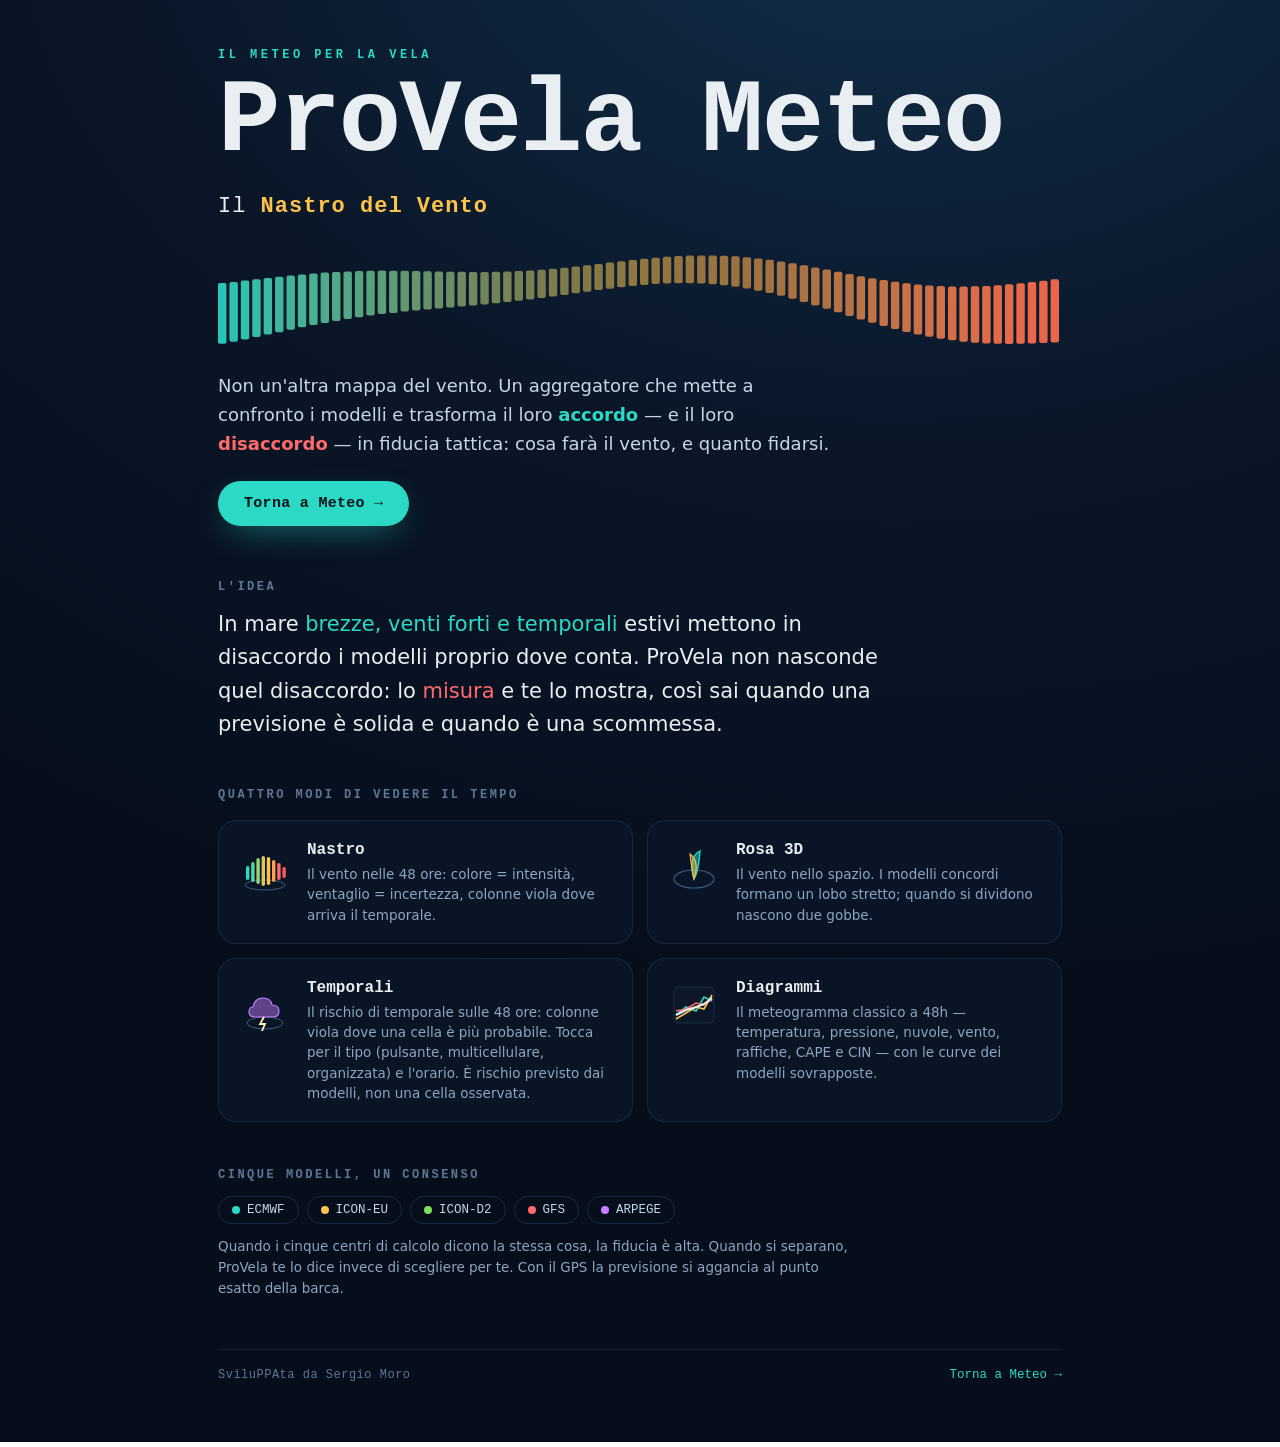
<file: meteo/presentazione.html>
<!doctype html>
<html lang="it"><head>
<meta charset="utf-8"/><meta name="viewport" content="width=device-width,initial-scale=1,viewport-fit=cover"/>
<title>ProVela Meteo · Il Nastro del Vento</title>
<link rel="icon" type="image/svg+xml" href="data:image/svg+xml,<svg xmlns='http://www.w3.org/2000/svg' viewBox='0 0 64 64'><rect width='64' height='64' rx='14' fill='%230A1628'/><path d='M6 36 Q20 20 32 36 T58 36' stroke='%232BD9C4' stroke-width='6' fill='none' stroke-linecap='round'/><path d='M6 44 Q20 28 32 44 T58 44' stroke='%23FFC24B' stroke-width='5' fill='none' stroke-linecap='round' opacity='.85'/></svg>">
<link rel="apple-touch-icon" href="data:image/svg+xml,<svg xmlns='http://www.w3.org/2000/svg' viewBox='0 0 64 64'><rect width='64' height='64' rx='14' fill='%230A1628'/><path d='M6 36 Q20 20 32 36 T58 36' stroke='%232BD9C4' stroke-width='6' fill='none' stroke-linecap='round'/><path d='M6 44 Q20 28 32 44 T58 44' stroke='%23FFC24B' stroke-width='5' fill='none' stroke-linecap='round' opacity='.85'/></svg>">
<style>
  :root{--sans:-apple-system,system-ui,'Segoe UI',Roboto,sans-serif;--mono:ui-monospace,'SF Mono',Menlo,Consolas,monospace;
    --bg0:#060E1C;--ink:#E8EEF2;--muted:#8FA6BE;--dim:#5E7894;--teal:#2BD9C4;--amber:#FFC24B;--coral:#FF6B6B;--violet:#C77DFF;}
  *{box-sizing:border-box;-webkit-tap-highlight-color:transparent;}
  html,body{margin:0;}
  body{min-height:100vh;font-family:var(--sans);color:var(--ink);background:radial-gradient(120% 80% at 70% -10%,#12304B 0%,#0A1628 52%,#060E1C 100%);}
  .wrap{max-width:880px;margin:0 auto;padding:30px 18px 60px;}
  .eyebrow{font-family:var(--mono);font-size:12px;letter-spacing:3.5px;color:var(--teal);font-weight:600;}
  .hero{position:relative;padding:18px 0 8px;}
  h1{font-family:var(--mono);font-weight:700;font-size:clamp(46px,13vw,104px);letter-spacing:-2px;margin:6px 0 18px;line-height:1.04;}
  .tag{font-family:var(--mono);font-size:clamp(15px,3.4vw,22px);color:var(--ink);letter-spacing:1px;margin-bottom:14px;}
  .tag b{color:var(--amber);font-weight:600;}
  .lede{font-size:clamp(15px,2.6vw,18px);line-height:1.62;color:#C7D6E6;max-width:620px;margin:0 0 22px;}
  .ribbon{width:100%;height:120px;display:block;margin:6px 0 18px;}
  .cta{display:inline-flex;align-items:center;gap:9px;background:var(--teal);color:#06121F;border:none;border-radius:30px;padding:14px 26px;font-family:var(--mono);font-size:15px;font-weight:700;letter-spacing:.3px;text-decoration:none;cursor:pointer;box-shadow:0 12px 34px -12px rgba(43,217,196,.6);transition:transform .15s ease;}
  .cta:hover{transform:translateY(-2px);}
  .cta .ar{transition:transform .15s ease;}
  .cta:hover .ar{transform:translateX(3px);}
  .sec{margin-top:46px;}
  .kicker{font-family:var(--mono);font-size:12px;letter-spacing:2.5px;color:var(--dim);font-weight:600;text-transform:uppercase;margin-bottom:14px;}
  .lead2{font-size:clamp(16px,3vw,21px);line-height:1.6;font-weight:500;max-width:660px;}
  .lead2 .hi{color:var(--teal);}
  .lead2 .hi2{color:var(--coral);}
  .grid{display:grid;grid-template-columns:1fr 1fr;gap:14px;margin-top:18px;}
  @media(max-width:560px){.grid{grid-template-columns:1fr;}}
  .card{background:rgba(12,26,44,.6);border:1px solid rgba(95,135,176,.16);border-radius:18px;padding:18px;display:flex;gap:14px;align-items:flex-start;}
  .card .gx{flex:0 0 56px;}
  .card h3{font-family:var(--mono);font-size:16px;margin:2px 0 5px;font-weight:700;}
  .card p{margin:0;font-size:13.5px;line-height:1.5;color:var(--muted);}
  .models{display:flex;flex-wrap:wrap;gap:8px;margin-top:14px;}
  .chip{font-family:var(--mono);font-size:12.5px;color:#C7D6E6;border:1px solid rgba(95,135,176,.22);border-radius:20px;padding:6px 13px;}
  .chip i{display:inline-block;width:8px;height:8px;border-radius:50%;margin-right:7px;vertical-align:middle;}
  .note{font-size:13.5px;color:var(--muted);line-height:1.55;margin-top:12px;max-width:640px;}
  .foot{margin-top:50px;padding-top:18px;border-top:1px solid rgba(95,135,176,.14);display:flex;justify-content:space-between;flex-wrap:wrap;gap:8px;align-items:center;}
  .credit{font-family:var(--mono);font-size:12px;color:var(--dim);letter-spacing:.5px;}
  .foot a{font-family:var(--mono);font-size:12.5px;color:var(--teal);text-decoration:none;}
  @media(prefers-reduced-motion:reduce){*{animation:none!important;}}
  @keyframes flash{0%,92%,100%{opacity:0;}94%,98%{opacity:1;}}
  @keyframes sway{0%,100%{transform:rotate(-6deg);}50%{transform:rotate(6deg);}}
  @keyframes drift{0%,100%{transform:translateX(-1.5px);}50%{transform:translateX(1.5px);}}
  .glAnim{transform-box:fill-box;transform-origin:center;}
</style></head>
<body>
<div class="wrap">

  <div class="hero">
    <div class="eyebrow">IL METEO PER LA VELA</div>
    <h1>ProVela Meteo</h1>
    <div class="tag">Il <b>Nastro del Vento</b></div>
    <svg class="ribbon" id="ribbon" viewBox="0 0 880 120" preserveAspectRatio="none" aria-hidden="true"></svg>
    <p class="lede">Non un'altra mappa del vento. Un aggregatore che mette a confronto i modelli e trasforma il loro <b style="color:var(--teal)">accordo</b> — e il loro <b style="color:var(--coral)">disaccordo</b> — in fiducia tattica: cosa farà il vento, e quanto fidarsi.</p>
    <a class="cta" href="index.html">Torna a Meteo <span class="ar">→</span></a>
  </div>

  <div class="sec">
    <div class="kicker">L'idea</div>
    <div class="lead2">In mare <span class="hi">brezze, venti forti e temporali</span> estivi mettono in disaccordo i modelli proprio dove conta. ProVela non nasconde quel disaccordo: lo <span class="hi2">misura</span> e te lo mostra, così sai quando una previsione è solida e quando è una scommessa.</div>
  </div>

  <div class="sec">
    <div class="kicker">Quattro modi di vedere il tempo</div>
    <div class="grid">
      <div class="card">
        <svg class="gx" viewBox="0 0 56 56" id="gNastro"><ellipse cx="28" cy="46" rx="20" ry="5" fill="none" stroke="#3A5B7E" stroke-width="1"/><g class="glAnim" style="animation:drift 5s ease-in-out infinite"><rect x="9" y="27" width="3.4" height="14" rx="1.7" fill="#2BD9C4"/><rect x="14.2" y="23" width="3.4" height="20" rx="1.7" fill="#54D6A0"/><rect x="19.4" y="19" width="3.4" height="26" rx="1.7" fill="#9AD27A"/><rect x="24.6" y="17" width="3.4" height="30" rx="1.7" fill="#D8C95C"/><rect x="29.8" y="18" width="3.4" height="28" rx="1.7" fill="#FFC24B"/><rect x="35" y="21" width="3.4" height="22" rx="1.7" fill="#FF9F50"/><rect x="40.2" y="24" width="3.4" height="17" rx="1.7" fill="#FF6B6B"/><rect x="45.4" y="28" width="3.4" height="11" rx="1.7" fill="#FF5A5A"/></g></svg>
        <div><h3>Nastro</h3><p>Il vento nelle 48 ore: colore = intensità, ventaglio = incertezza, colonne viola dove arriva il temporale.</p></div>
      </div>
      <div class="card">
        <svg class="gx" viewBox="0 0 56 56"><g class="glAnim" style="animation:sway 5s ease-in-out infinite"><ellipse cx="28" cy="40" rx="20" ry="9" fill="none" stroke="#3A5B7E" stroke-width="1.2"/><path d="M28 40 C24 26 26 16 34 12 C33 22 33 32 28 40 Z" fill="rgba(43,217,196,.5)" stroke="#2BD9C4" stroke-width="1.3"/><path d="M28 40 C32 28 31 20 24 15 C25 24 26 33 28 40 Z" fill="rgba(255,194,75,.4)" stroke="#FFC24B" stroke-width="1.1"/></g></svg>
        <div><h3>Rosa 3D</h3><p>Il vento nello spazio. I modelli concordi formano un lobo stretto; quando si dividono nascono due gobbe.</p></div>
      </div>
      <div class="card">
        <svg class="gx" viewBox="0 0 56 56"><ellipse cx="28" cy="46" rx="18" ry="6" fill="none" stroke="#3A5B7E" stroke-width="1"/><g class="glAnim" style="animation:drift 4s ease-in-out infinite"><path d="M16 30 q-4 0 -4 5 q0 5 6 5 h18 q6 0 6 -6 q0 -6 -7 -6 q-1 -7 -9 -7 q-8 0 -10 9 Z" fill="rgba(199,125,255,.45)" stroke="#C77DFF" stroke-width="1.2"/></g><path d="M27 40 l-4 7 h5 l-3 7" fill="none" stroke="#FFF3B0" stroke-width="1.8" style="animation:flash 3.2s linear infinite"/></svg>
        <div><h3>Temporali</h3><p>Il rischio di temporale sulle 48 ore: colonne viola dove una cella è più probabile. Tocca per il tipo (pulsante, multicellulare, organizzata) e l'orario. È rischio previsto dai modelli, non una cella osservata.</p></div>
      </div>
      <div class="card">
        <svg class="gx" viewBox="0 0 56 56"><rect x="8" y="10" width="40" height="36" rx="4" fill="rgba(14,28,46,.6)" stroke="rgba(95,135,176,.2)"/><polyline points="10,38 20,30 30,34 38,20 46,24" fill="none" stroke="#2BD9C4" stroke-width="1.6"/><polyline points="10,42 20,36 30,30 38,32 46,18" fill="none" stroke="#FFC24B" stroke-width="1.6"/><polyline points="10,34 20,32 30,26 38,28 46,22" fill="none" stroke="#FF6B6B" stroke-width="1.6"/><polyline points="10,38 20,33 30,30 38,27 46,21" fill="none" stroke="#E8EEF2" stroke-width="2"/></svg>
        <div><h3>Diagrammi</h3><p>Il meteogramma classico a 48h — temperatura, pressione, nuvole, vento, raffiche, CAPE e CIN — con le curve dei modelli sovrapposte.</p></div>
      </div>
    </div>
  </div>

  <div class="sec">
    <div class="kicker">Cinque modelli, un consenso</div>
    <div class="models">
      <span class="chip"><i style="background:#2BD9C4"></i>ECMWF</span>
      <span class="chip"><i style="background:#FFC24B"></i>ICON-EU</span>
      <span class="chip"><i style="background:#7BE05A"></i>ICON-D2</span>
      <span class="chip"><i style="background:#FF6B6B"></i>GFS</span>
      <span class="chip"><i style="background:#C77DFF"></i>ARPEGE</span>
    </div>
    <p class="note">Quando i cinque centri di calcolo dicono la stessa cosa, la fiducia è alta. Quando si separano, ProVela te lo dice invece di scegliere per te. Con il GPS la previsione si aggancia al punto esatto della barca.</p>
  </div>

  <div class="foot">
    <span class="credit">SviluPPAta da Sergio Moro</span>
    <a href="index.html">Torna a Meteo →</a>
  </div>

</div>
<script>
(function(){
  var svg=document.getElementById('ribbon'),W=880,H=120,N=74,reduce=window.matchMedia&&window.matchMedia('(prefers-reduced-motion: reduce)').matches;
  function ramp(t){var s=[[0,[43,217,196]],[.5,[255,194,75]],[1,[255,107,77]]];for(var i=0;i<2;i++){if(t>=s[i][0]&&t<=s[i+1][0]){var f=(t-s[i][0])/(s[i+1][0]-s[i][0]),a=s[i][1],b=s[i+1][1];return'rgb('+Math.round(a[0]+(b[0]-a[0])*f)+','+Math.round(a[1]+(b[1]-a[1])*f)+','+Math.round(a[2]+(b[2]-a[2])*f)+')';}}return'rgb(43,217,196)';}
  function draw(ph){var bw=W/N,out='';for(var i=0;i<N;i++){var t=i/(N-1);var base=H*.5+Math.sin(t*6.0+ph)*20+Math.sin(t*13+ph*1.7)*7;var h=26+ (Math.sin(t*5+ph*1.3)*.5+.5)*40;var x=i*bw;out+='<rect x="'+x.toFixed(1)+'" y="'+(base-h/2).toFixed(1)+'" width="'+(bw*.74).toFixed(1)+'" height="'+h.toFixed(1)+'" rx="2" fill="'+ramp(t)+'" opacity="'+(0.55+0.4*(Math.sin(t*5+ph*1.3)*.5+.5)).toFixed(2)+'"/>';}svg.innerHTML=out;}
  if(reduce){draw(0);return;}
  var ph=0;function loop(){ph+=0.025;draw(ph);requestAnimationFrame(loop);}loop();
})();
</script>
</body></html>
</file>
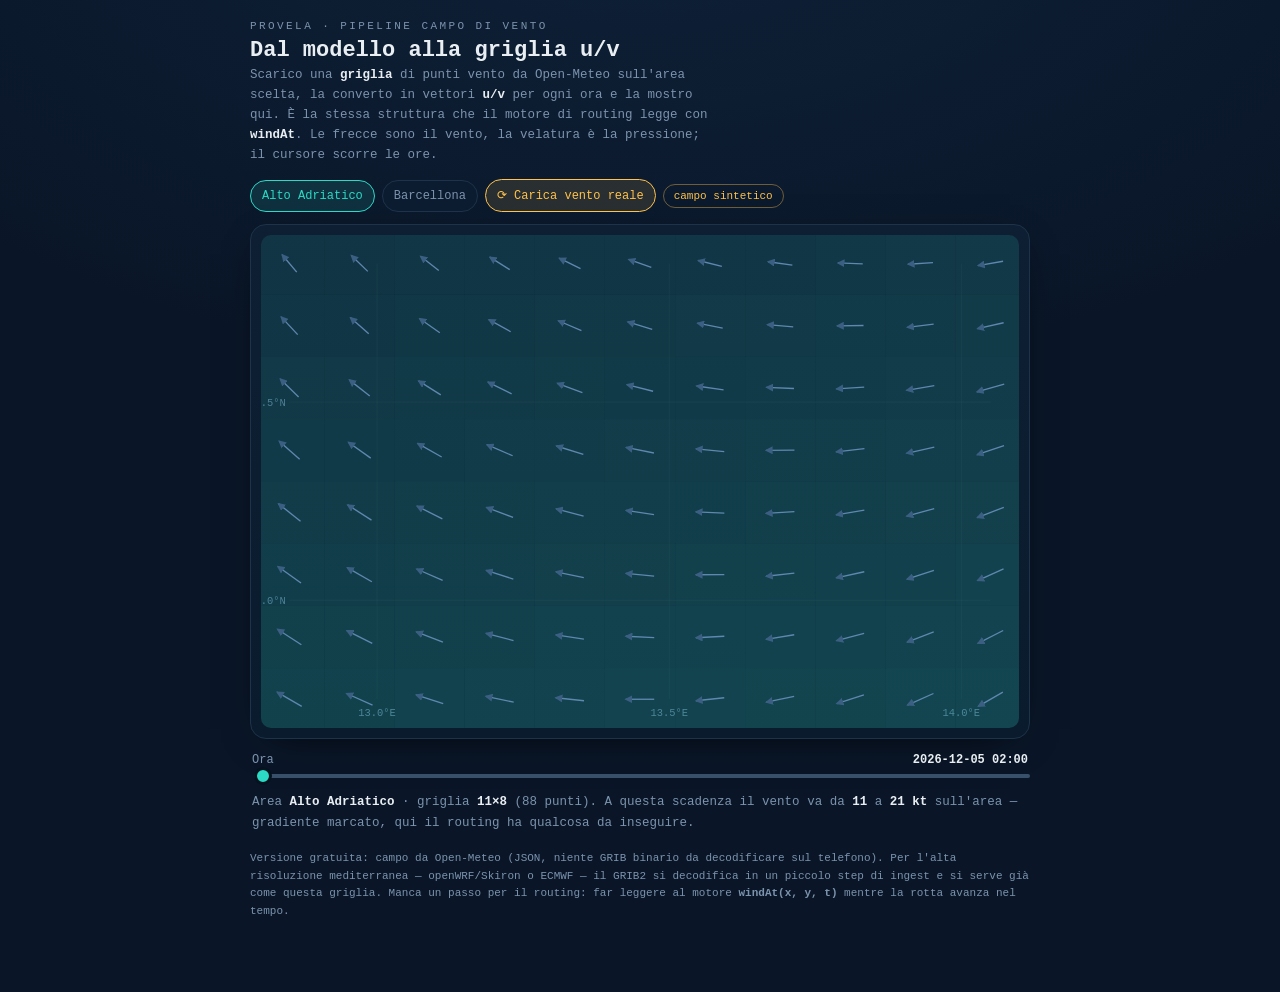
<file: routing/raffyca-grib-pipeline.html>
<!doctype html>
<html lang="it"><head>
<meta charset="utf-8">
<meta name="viewport" content="width=device-width,initial-scale=1,viewport-fit=cover">
<title>ProVela · pipeline campo di vento</title>
<style>
  :root{--bg:#0A1628;--bg2:#0E1F33;--ink:#E8EEF2;--sub:#7B93AC;--line:#1C3349;
    --teal:#2BD9C4;--amber:#FFC24B;--coral:#FF6B6B;--mono:ui-monospace,"SF Mono",Menlo,Consolas,monospace;}
  *{box-sizing:border-box}
  body{margin:0;background:radial-gradient(120% 80% at 50% -10%,#0E2138,var(--bg) 60%);
    color:var(--ink);font-family:var(--mono);-webkit-font-smoothing:antialiased;padding:20px 14px 60px;}
  .wrap{max-width:780px;margin:0 auto;}
  .eyebrow{font-size:11px;letter-spacing:.22em;color:var(--sub);text-transform:uppercase;}
  h1{font-size:22px;margin:6px 0 2px;font-weight:700;}
  .lede{color:var(--sub);font-size:12.5px;line-height:1.6;margin:0 0 14px;max-width:62ch;}
  .lede b{color:var(--ink);font-weight:600;}
  .bar{display:flex;gap:7px;flex-wrap:wrap;align-items:center;margin:0 0 12px;}
  .bar button{appearance:none;border:1px solid var(--line);background:#0C1C30;color:var(--sub);
    font-family:var(--mono);font-size:12px;padding:8px 11px;border-radius:999px;cursor:pointer;transition:.18s;}
  .bar button:hover{border-color:#2C4763;color:var(--ink);}
  .bar button.on{background:rgba(43,217,196,.12);border-color:var(--teal);color:var(--teal);}
  .bar button:focus-visible{outline:2px solid var(--teal);outline-offset:2px;}
  .load{background:rgba(255,194,75,.12)!important;border-color:var(--amber)!important;color:var(--amber)!important;}
  .pill{font-size:11px;padding:5px 10px;border-radius:999px;border:1px solid var(--line);color:var(--sub);}
  .pill.live{color:var(--teal);border-color:rgba(43,217,196,.4);}
  .pill.demo{color:var(--amber);border-color:rgba(255,194,75,.4);}
  .card{background:linear-gradient(180deg,var(--bg2),#0B1B2E);border:1px solid var(--line);
    border-radius:16px;padding:10px;box-shadow:0 10px 40px -20px #000;}
  svg{width:100%;height:auto;display:block;border-radius:10px;}
  .tl{display:flex;flex-direction:column;gap:5px;margin:14px 2px 2px;}
  .tl .row{display:flex;justify-content:space-between;align-items:baseline;font-size:12px;}
  .tl .k{color:var(--sub);}.tl .v{color:var(--ink);font-weight:700;}
  input[type=range]{width:100%;-webkit-appearance:none;appearance:none;height:4px;border-radius:3px;background:#39506b;outline:none;}
  input[type=range]::-webkit-slider-thumb{-webkit-appearance:none;width:18px;height:18px;border-radius:50%;background:var(--teal);border:3px solid #07121F;cursor:pointer;}
  input[type=range]::-moz-range-thumb{width:18px;height:18px;border-radius:50%;background:var(--teal);border:3px solid #07121F;cursor:pointer;}
  .read{font-size:12.5px;color:var(--sub);margin:12px 2px 0;line-height:1.7;}
  .read b{color:var(--ink);}
  .foot{color:var(--sub);font-size:11px;margin-top:16px;line-height:1.6;}
</style></head>
<body>
<div class="wrap">
  <div class="eyebrow">ProVela · pipeline campo di vento</div>
  <h1>Dal modello alla griglia u/v</h1>
  <p class="lede">Scarico una <b>griglia</b> di punti vento da Open-Meteo sull'area scelta, la converto in vettori <b>u/v</b> per ogni ora e la mostro qui. È la stessa struttura che il motore di routing legge con <b>windAt</b>. Le frecce sono il vento, la velatura è la pressione; il cursore scorre le ore.</p>

  <div class="bar">
    <button data-area="adriatico" class="on">Alto Adriatico</button>
    <button data-area="barcellona">Barcellona</button>
    <button id="loadBtn" class="load">⟳ Carica vento reale</button>
    <span class="pill demo" id="pill">campo sintetico</span>
  </div>

  <div class="card">
    <svg id="map" viewBox="0 0 800 520" role="img" aria-label="Campo di vento sull'area"></svg>
  </div>

  <div class="tl">
    <div class="row"><span class="k">Ora</span><span class="v" id="hLbl">—</span></div>
    <input type="range" id="hour" min="0" max="0" step="1" value="0">
  </div>

  <div class="read" id="read"></div>

  <p class="foot">Versione gratuita: campo da Open-Meteo (JSON, niente GRIB binario da decodificare sul telefono). Per l'alta risoluzione mediterranea — openWRF/Skiron o ECMWF — il GRIB2 si decodifica in un piccolo step di ingest e si serve già come questa griglia. Manca un passo per il routing: far leggere al motore <b>windAt(x, y, t)</b> mentre la rotta avanza nel tempo.</p>
</div>

<script>
function clamp(v,a,b){return v<a?a:v>b?b:v;}
function deg2uv(dir,mag){var t=dir*Math.PI/180;return {u:Math.sin(t)*mag,v:Math.cos(t)*mag};} // store FROM-dir as vector
function uv2dir(u,v){var mag=Math.sqrt(u*u+v*v),d=Math.atan2(u,v)*180/Math.PI;return {twd:((d%360)+360)%360,tws:mag};}

var AREAS={
  adriatico:{name:"Alto Adriatico",latN:45.85,latS:44.75,lonW:12.85,lonE:14.05},
  barcellona:{name:"Barcellona",latN:41.80,latS:41.00,lonW:1.65,lonE:2.95}
};
var NX=11, NY=8;
// FIELD: slices[h].u[j][i], v[j][i]; times[]; geo bbox
var FIELD={area:'adriatico',nx:NX,ny:NY,times:[],slices:[],source:'demo'};

function gridPoints(area){var A=AREAS[area],lat=[],lon=[];
  for(var j=0;j<NY;j++)for(var i=0;i<NX;i++){
    lat.push(+(A.latN-(A.latN-A.latS)*j/(NY-1)).toFixed(4));
    lon.push(+(A.lonW+(A.lonE-A.lonW)*i/(NX-1)).toFixed(4));
  } return {lat:lat,lon:lon};
}
function buildURL(area){var g=gridPoints(area);
  return "https://api.open-meteo.com/v1/forecast?latitude="+g.lat.join(",")+
    "&longitude="+g.lon.join(",")+
    "&hourly=wind_speed_10m,wind_direction_10m&wind_speed_unit=kn&forecast_days=2&timezone=auto";
}
// parse Open-Meteo multi-point response (array of point objects, row-major j*NX+i)
function parseField(json,area){
  var arr=Array.isArray(json)?json:[json];
  var times=arr[0].hourly.time, H=times.length, slices=[];
  for(var h=0;h<H;h++){var u=[],v=[];
    for(var j=0;j<NY;j++){var ru=[],rv=[];
      for(var i=0;i<NX;i++){var idx=j*NX+i, pt=arr[idx];
        var sp=pt.hourly.wind_speed_10m[h], dr=pt.hourly.wind_direction_10m[h];
        if(sp==null||dr==null){ru.push(0);rv.push(0);continue;}
        var w=deg2uv(dr,sp); ru.push(w.u);rv.push(w.v);
      } u.push(ru);v.push(rv);
    } slices.push({u:u,v:v});
  }
  FIELD.area=area;FIELD.times=times;FIELD.slices=slices;FIELD.source='live';
}
// synthetic fallback (offline): a rotating + gradient field over a few hours
function synthField(area){var times=[],slices=[];var base=new Date();base.setMinutes(0,0,0);
  for(var h=0;h<24;h++){var u=[],v=[];var t=new Date(base.getTime()+h*3600000);
    times.push(t.toISOString().slice(0,16));
    var phase=h/24*Math.PI*2;
    for(var j=0;j<NY;j++){var ru=[],rv=[];var fy=j/(NY-1);
      for(var i=0;i<NX;i++){var fx=i/(NX-1);
        var dir=40+fx*60+18*Math.sin(phase)+fy*20;       // varies in space + rotates over time
        var spd=8+fy*8+4*Math.sin(phase+1)+fx*2;
        var w=deg2uv(((dir%360)+360)%360,Math.max(1,spd)); ru.push(w.u);rv.push(w.v);
      } u.push(ru);v.push(rv);
    } slices.push({u:u,v:v});
  }
  FIELD.area=area;FIELD.times=times;FIELD.slices=slices;FIELD.source='demo';
}

// windAt(lat,lon,hourIdx): bilinear over the grid (the function the routing engine consumes)
function windAt(lat,lon,h){var A=AREAS[FIELD.area],S=FIELD.slices[clamp(h|0,0,FIELD.slices.length-1)];
  var fx=clamp((lon-A.lonW)/(A.lonE-A.lonW),0,1)*(NX-1);
  var fy=clamp((A.latN-lat)/(A.latN-A.latS),0,1)*(NY-1);
  var i=Math.min(Math.floor(fx),NX-2), j=Math.min(Math.floor(fy),NY-2), ti=fx-i, tj=fy-j;
  var u=(S.u[j][i]*(1-ti)+S.u[j][i+1]*ti)*(1-tj)+(S.u[j+1][i]*(1-ti)+S.u[j+1][i+1]*ti)*tj;
  var v=(S.v[j][i]*(1-ti)+S.v[j][i+1]*ti)*(1-tj)+(S.v[j+1][i]*(1-ti)+S.v[j+1][i+1]*ti)*tj;
  return uv2dir(u,v);
}

var HOUR=0;
function render(){
  var A=AREAS[FIELD.area], W=800,H=520,pad=30;
  function X(lon){return pad+(lon-A.lonW)/(A.lonE-A.lonW)*(W-2*pad);}
  function Y(lat){return pad+(A.latN-lat)/(A.latN-A.latS)*(H-2*pad);}
  var s='<defs><marker id="wh" markerWidth="6" markerHeight="6" refX="5" refY="3" orient="auto"><path d="M0 0 L6 3 L0 6 z" fill="#3a5f82"/></marker></defs>';
  // lat/lon graticule
  for(var gl=Math.ceil(A.lonW*2)/2; gl<=A.lonE; gl+=0.5){s+='<line x1="'+X(gl)+'" y1="'+pad+'" x2="'+X(gl)+'" y2="'+(H-pad)+'" stroke="#9FB6CC" stroke-opacity=".06"/><text x="'+X(gl)+'" y="'+(H-pad+18)+'" fill="#56708E" font-size="11" text-anchor="middle" font-family="var(--mono)">'+gl.toFixed(1)+'°E</text>';}
  for(var ga=Math.ceil(A.latS*2)/2; ga<=A.latN; ga+=0.5){s+='<line x1="'+pad+'" y1="'+Y(ga)+'" x2="'+(W-pad)+'" y2="'+Y(ga)+'" stroke="#9FB6CC" stroke-opacity=".06"/><text x="'+(pad-4)+'" y="'+(Y(ga)+4)+'" fill="#56708E" font-size="11" text-anchor="end" font-family="var(--mono)">'+ga.toFixed(1)+'°N</text>';}
  // field: pressure tint + arrows at each grid node
  var maxTws=1; for(var j=0;j<NY;j++)for(var i=0;i<NX;i++){var w0=uv2dir(FIELD.slices[HOUR].u[j][i],FIELD.slices[HOUR].v[j][i]);if(w0.tws>maxTws)maxTws=w0.tws;}
  var cw=(W-2*pad)/(NX-1), ch=(H-2*pad)/(NY-1);
  for(var j2=0;j2<NY;j2++)for(var i2=0;i2<NX;i2++){
    var lon=A.lonW+(A.lonE-A.lonW)*i2/(NX-1), lat=A.latN-(A.latN-A.latS)*j2/(NY-1);
    var w=uv2dir(FIELD.slices[HOUR].u[j2][i2],FIELD.slices[HOUR].v[j2][i2]);
    var cx=X(lon),cy=Y(lat);
    var al=clamp(w.tws/maxTws,0,1)*0.22;
    s+='<rect x="'+(cx-cw/2).toFixed(1)+'" y="'+(cy-ch/2).toFixed(1)+'" width="'+cw.toFixed(1)+'" height="'+ch.toFixed(1)+'" fill="#2BD9C4" opacity="'+al.toFixed(3)+'"/>';
    var ar=(w.twd+180)*Math.PI/180, L=clamp(4+w.tws*0.7,5,15), dx=Math.sin(ar)*L, dy=-Math.cos(ar)*L;
    s+='<line x1="'+(cx-dx).toFixed(1)+'" y1="'+(cy+dy).toFixed(1)+'" x2="'+(cx+dx).toFixed(1)+'" y2="'+(cy-dy).toFixed(1)+'" stroke="#5f87b0" stroke-width="1.4" marker-end="url(#wh)"/>';
  }
  document.getElementById('map').innerHTML=s;
  // readout: spread of wind across the area at this hour
  var lo=99,hi=0,dirs=[]; for(var j3=0;j3<NY;j3++)for(var i3=0;i3<NX;i3++){var w2=uv2dir(FIELD.slices[HOUR].u[j3][i3],FIELD.slices[HOUR].v[j3][i3]);lo=Math.min(lo,w2.tws);hi=Math.max(hi,w2.tws);dirs.push(w2.twd);}
  document.getElementById('read').innerHTML='Area <b>'+A.name+'</b> · griglia <b>'+NX+'×'+NY+'</b> ('+(NX*NY)+' punti). '+
    'A questa scadenza il vento va da <b>'+lo.toFixed(0)+'</b> a <b>'+hi.toFixed(0)+' kt</b> sull\'area — '+(hi-lo>6?'gradiente marcato, qui il routing ha qualcosa da inseguire.':'campo abbastanza uniforme.');
  document.getElementById('hLbl').textContent=(FIELD.times[HOUR]||'').replace('T',' ');
}

function refreshSlider(){var sl=document.getElementById('hour');sl.max=Math.max(0,FIELD.slices.length-1);sl.value=Math.min(HOUR,sl.max);HOUR=+sl.value;}
function setPill(){var p=document.getElementById('pill');if(FIELD.source==='live'){p.className='pill live';p.textContent='dati live';}else{p.className='pill demo';p.textContent='campo sintetico';}}

function loadArea(area){synthField(area);HOUR=0;refreshSlider();setPill();render();}
function loadReal(){
  var area=FIELD.area, btn=document.getElementById('loadBtn');btn.textContent='⟳ scarico…';
  fetch(buildURL(area)).then(function(r){return r.json();}).then(function(j){
    parseField(j,area);HOUR=0;refreshSlider();setPill();render();btn.textContent='⟳ Carica vento reale';
  }).catch(function(e){
    btn.textContent='⟳ Carica vento reale';
    var p=document.getElementById('pill');p.className='pill demo';p.textContent='offline — campo sintetico';
  });
}

document.querySelectorAll('.bar button[data-area]').forEach(function(b){
  b.addEventListener('click',function(){
    document.querySelectorAll('.bar button[data-area]').forEach(function(x){x.classList.toggle('on',x===b);});
    loadArea(b.getAttribute('data-area'));
  });
});
document.getElementById('loadBtn').addEventListener('click',loadReal);
document.getElementById('hour').addEventListener('input',function(){HOUR=+this.value;render();document.getElementById('hLbl').textContent=(FIELD.times[HOUR]||'').replace('T',' ');});

loadArea('adriatico');
</script>
</body></html>
</file>
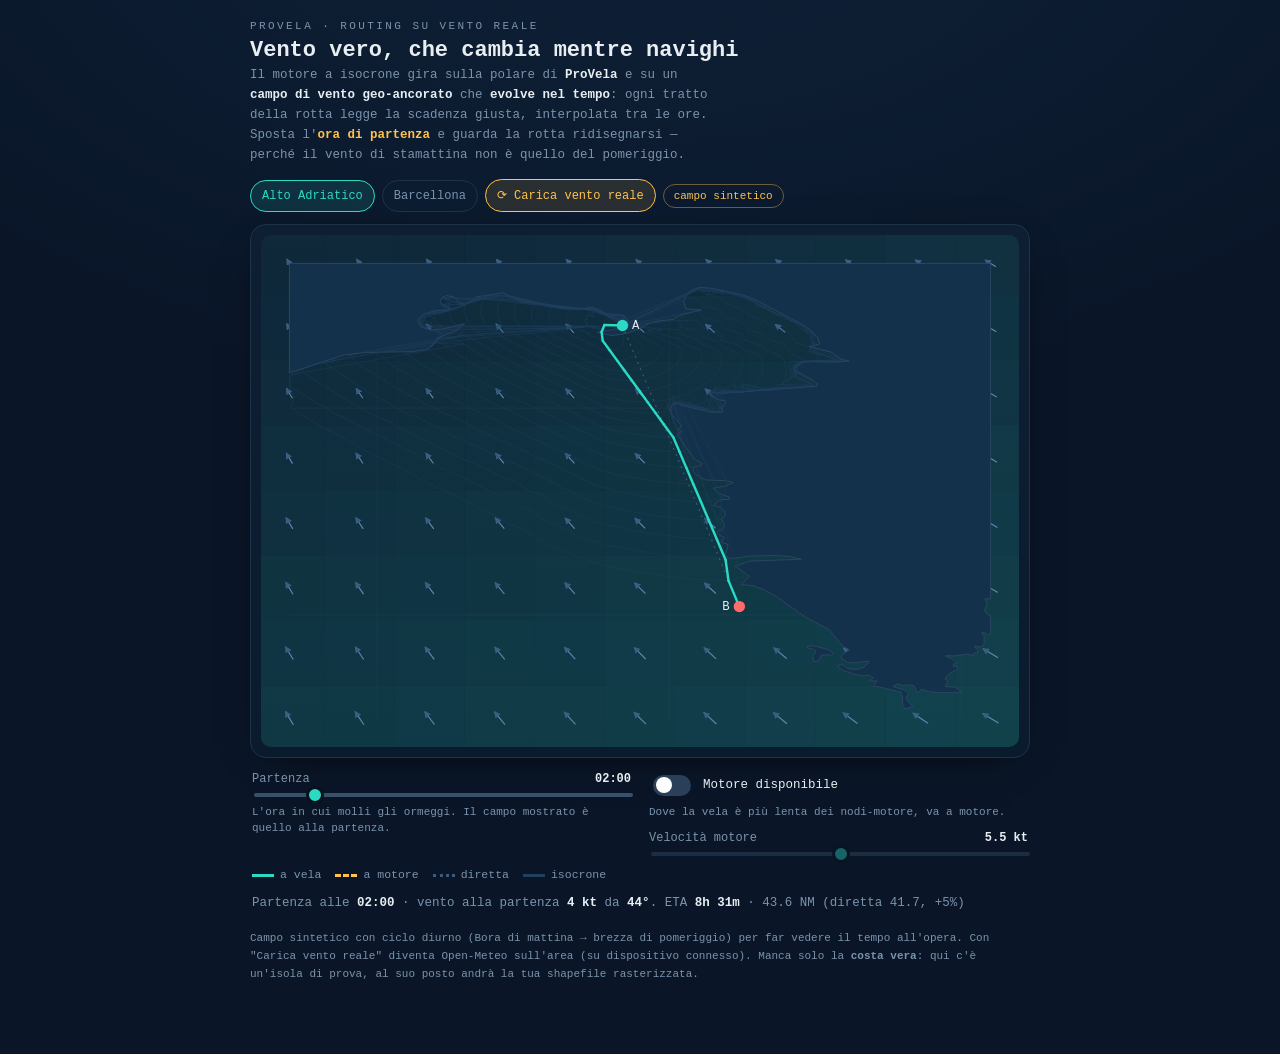
<file: routing/raffyca-routing-grib.html>
<!doctype html>
<html lang="it"><head>
<meta charset="utf-8">
<meta name="viewport" content="width=device-width,initial-scale=1,viewport-fit=cover">
<title>ProVela · routing su vento reale</title>
<style>
  :root{--bg:#0A1628;--bg2:#0E1F33;--ink:#E8EEF2;--sub:#7B93AC;--line:#1C3349;
    --teal:#2BD9C4;--amber:#FFC24B;--coral:#FF6B6B;--mono:ui-monospace,"SF Mono",Menlo,Consolas,monospace;}
  *{box-sizing:border-box}
  body{margin:0;background:radial-gradient(120% 80% at 50% -10%,#0E2138,var(--bg) 60%);
    color:var(--ink);font-family:var(--mono);-webkit-font-smoothing:antialiased;padding:20px 14px 60px;}
  .wrap{max-width:780px;margin:0 auto;}
  .eyebrow{font-size:11px;letter-spacing:.22em;color:var(--sub);text-transform:uppercase;}
  h1{font-size:22px;margin:6px 0 2px;font-weight:700;}
  .lede{color:var(--sub);font-size:12.5px;line-height:1.6;margin:0 0 14px;max-width:62ch;}
  .lede b{color:var(--ink);font-weight:600;}.boat{color:var(--teal);font-weight:700;}
  .bar{display:flex;gap:7px;flex-wrap:wrap;align-items:center;margin:0 0 12px;}
  .bar button{appearance:none;border:1px solid var(--line);background:#0C1C30;color:var(--sub);
    font-family:var(--mono);font-size:12px;padding:8px 11px;border-radius:999px;cursor:pointer;transition:.18s;}
  .bar button:hover{border-color:#2C4763;color:var(--ink);}
  .bar button.on{background:rgba(43,217,196,.12);border-color:var(--teal);color:var(--teal);}
  .bar button:focus-visible{outline:2px solid var(--teal);outline-offset:2px;}
  .load{background:rgba(255,194,75,.12)!important;border-color:var(--amber)!important;color:var(--amber)!important;}
  .pill{font-size:11px;padding:5px 10px;border-radius:999px;border:1px solid var(--line);color:var(--sub);}
  .pill.live{color:var(--teal);border-color:rgba(43,217,196,.4);}.pill.demo{color:var(--amber);border-color:rgba(255,194,75,.4);}
  .card{background:linear-gradient(180deg,var(--bg2),#0B1B2E);border:1px solid var(--line);border-radius:16px;padding:10px;box-shadow:0 10px 40px -20px #000;}
  svg{width:100%;height:auto;display:block;border-radius:10px;}
  .ctrls{display:grid;grid-template-columns:1fr 1fr;gap:12px 18px;margin:14px 2px 2px;}
  @media(max-width:560px){.ctrls{grid-template-columns:1fr;}}
  .ctrl{display:flex;flex-direction:column;gap:5px;}
  .ctrl .row{display:flex;justify-content:space-between;align-items:baseline;font-size:12px;}
  .ctrl .k{color:var(--sub);}.ctrl .v{color:var(--ink);font-weight:700;}
  input[type=range]{width:100%;-webkit-appearance:none;appearance:none;height:4px;border-radius:3px;background:#39506b;outline:none;}
  input[type=range]::-webkit-slider-thumb{-webkit-appearance:none;width:18px;height:18px;border-radius:50%;background:var(--teal);border:3px solid #07121F;cursor:pointer;}
  input[type=range]::-moz-range-thumb{width:18px;height:18px;border-radius:50%;background:var(--teal);border:3px solid #07121F;cursor:pointer;}
  input[type=range]:disabled{opacity:.4;}
  .togg{display:flex;align-items:center;gap:9px;font-size:12.5px;color:var(--ink);cursor:pointer;user-select:none;}
  .togg input{appearance:none;width:38px;height:21px;border-radius:999px;background:#2A405A;position:relative;outline:none;cursor:pointer;transition:.18s;flex:0 0 auto;}
  .togg input:checked{background:rgba(255,194,75,.55);}
  .togg input::after{content:"";position:absolute;top:2.5px;left:2.5px;width:16px;height:16px;border-radius:50%;background:#fff;transition:.18s;}
  .togg input:checked::after{transform:translateX(17px);}
  .hint{font-size:11px;color:var(--sub);line-height:1.5;}
  .read{font-size:12.5px;color:var(--sub);margin:12px 2px 0;line-height:1.7;}.read b{color:var(--ink);}
  .legend{display:flex;gap:14px;flex-wrap:wrap;font-size:11.5px;color:var(--sub);margin:10px 2px 0;align-items:center;}
  .legend i{display:inline-block;width:22px;height:0;border-top-width:3px;border-top-style:solid;vertical-align:middle;margin-right:6px;}
  .foot{color:var(--sub);font-size:11px;margin-top:16px;line-height:1.6;}
</style></head>
<body>
<div class="wrap">
  <div class="eyebrow">ProVela · routing su vento reale</div>
  <h1>Vento vero, che cambia mentre navighi</h1>
  <p class="lede">Il motore a isocrone gira sulla polare di <b class="boat">ProVela</b> e su un <b>campo di vento geo-ancorato</b> che <b>evolve nel tempo</b>: ogni tratto della rotta legge la scadenza giusta, interpolata tra le ore. Sposta l'<b style="color:var(--amber)">ora di partenza</b> e guarda la rotta ridisegnarsi — perché il vento di stamattina non è quello del pomeriggio.</p>

  <div class="bar">
    <button data-area="adriatico" class="on">Alto Adriatico</button>
    <button data-area="barcellona">Barcellona</button>
    <button id="loadBtn" class="load">⟳ Carica vento reale</button>
    <span class="pill demo" id="pill">campo sintetico</span>
  </div>

  <div class="card"><svg id="map" viewBox="0 0 800 540" role="img" aria-label="Rotta sul campo di vento"></svg></div>

  <div class="ctrls">
    <div class="ctrl">
      <div class="row"><span class="k">Partenza</span><span class="v" id="depLbl">—</span></div>
      <input type="range" id="dep" min="0" max="14" step="1" value="2">
      <div class="hint">L'ora in cui molli gli ormeggi. Il campo mostrato è quello alla partenza.</div>
    </div>
    <div class="ctrl">
      <label class="togg"><input type="checkbox" id="motorOn"> Motore disponibile</label>
      <div class="hint">Dove la vela è più lenta dei nodi-motore, va a motore.</div>
      <div class="row" style="margin-top:6px"><span class="k">Velocità motore</span><span class="v"><span id="motV">5.5</span> kt</span></div>
      <input type="range" id="mot" min="3" max="8" step="0.5" value="5.5" disabled>
    </div>
  </div>

  <div class="legend">
    <span><i style="border-top-color:var(--teal)"></i>a vela</span>
    <span><i style="border-top-color:var(--amber);border-top-style:dashed"></i>a motore</span>
    <span><i style="border-top-color:#3A5B7E;border-top-style:dotted"></i>diretta</span>
    <span><i style="border-top-color:#21405e"></i>isocrone</span>
  </div>

  <div class="read" id="read"></div>
  <p class="foot">Campo sintetico con ciclo diurno (Bora di mattina → brezza di pomeriggio) per far vedere il tempo all'opera. Con "Carica vento reale" diventa Open-Meteo sull'area (su dispositivo connesso). Manca solo la <b>costa vera</b>: qui c'è un'isola di prova, al suo posto andrà la tua shapefile rasterizzata.</p>
</div>

<script>
var MED_MASKS={"adriatico":{"w":157,"h":204,"latN":45.85,"latS":44.75,"lonW":12.85,"lonE":14.05,"bits":"///////////////////////////////////////////////////////////////////////////////////////////////////////////////////////////////////////////////////////////////////////////////////////////////////////////////////////////////////////////////////////////////////////////////////////////////////////////////D////////////////////////P8D//////////////////v////8D4P///////////////4P/////fwDw/////////////x8f4P////8PAPz/////////////4wH4/////wAA/////////////38YAPz///8fAMD/////////////DwAA8P///wMA8P////////////8HAADg////AAD8/////////////wAAAAD+/z8AAP////////////8BAAAAwP//DwDA////////////DwAAAADg/38AAPD///////////8BAAAAAMD/AwAA/P//////////HwAAAAAA+H8AAAD///////////8DAAAAAAD+AQAAwP//////////fwAAAAAAwAcAAADw//////////8PIAAAAAB4AAAAAPz//////////wMDAAAAgAcAAAAA////////////eAAAAAB8AAAAAOD///////////8HAAAA8AcAAAAA+P//////////fwAAAAA+AAAAAAD///////////8DAAAAAAAAAAAAwP//////////PwAAAAAAAAAAAAD4//////////8HAAAAAAAAAAAAAP//////////fwAAAAAAAAAAAADA//////////8PAAAAAAAAAAAAAPz//////////wEAAAAAAAAAAADA//////////8fAAAAAAAAAAAAAOD/////////fwAAAAAAAAAAAAAA8P//////fwAAAAAAAAAAAAAAAAD8//////8BAAAAAAAAAAAAAAAAAP//////DwAAAAAAAAAAAAAAAADg//////8AAAAAAAAAAAAAAAAAAPD/////BwAAAAAAAAAAAAAAAID//////z8AAAAAAAAAAAAAAAAA+P//////AwAAAAAAAAAAAAAAAID//////x8AAAAAAAAAAAAAAAAA8P//////AQAAAAAAAAAAAAAAAAD8/////x8AAAAAAAAAAAAAAAAAgP//////AwAAAAAAAAAAAAAAAADg/////38AAAAAAAAAAAAAAAAAAPj/////DwAAAAAAAAAAAAAAAAAA/v////8BAAAAAAAAAAAAAAAAAID/////PwAAAAAAAAAAAAAAAAAA8P////8HAAAAAAAAAAAAAAAAAMD//////wAAAAAAAAAAAAAAAADg//////8fAAAAAAAAAAAAAAAA+P///////wMAAAAAAAAAAAAAAP////////9/AAAAAAAAAAAAAADA/////////w8AAAAAAAAAAAAAAPj/////////AQAAAAAAAAAAAAAA/P///////z8AAAAAAAAAAAAAAAD/////////BwAAAAAAAAAAAAAG8P////////8AAAAAAAAAAAAA4AP+////////HwAAAAAAAAAAAAD8wf////////8DAAAAAAAAAAAAgP/4////////fwAAAAAAAAAAAADg//////////8PAAAAAAAAAAAAAPz//////////wEAAAAAAAAAAACA//////////8/AAAAAAAAAAAAAOD//////////wcAAAAAAAAAAAAA/P//////////AAAAAAAAAAAAAAD//////////x8AAAAAAAAAAAAA8P//////////AwAAAAAAAAAAAAD+/////////38AAAAAAAAAAAAAgP//////////DwAAAAAAAAAAAAD4//////////8BAAAAAAAAAAAAAP//////////PwAAAAAAAAAAAADg//////////8HAAAAAAAAAAAAAPj//////////wAAAAAAAAAAAAAA//////////8fAAAAAAAAAAAAAOD//////////wMAAAAAAAAAAAAA+P////////9/AAAAAAAAAAAAAAD//////////w8AAAAAAAAAAAAAwP//////////AQAAAAAAAAAAAAD4/////////z8AAAAAAAAAAAAAAP//////////BwAAAAAAAAAAAADA//////////8AAAAAAAAAAAAAAPj/////////HwAAAAAAAAAAAAAA/v////////8DAAAAAAAAAAAAAMD/////////fwAAAAAAAAAAAAAA/v////////8PAAAAAAAAAAAAAMD//////////wEAAAAAAAAAAAAA+P////////8/AAAAAAAAAAAAAAD+/////////wcAAAAAAAAAAAAAgP//////////AAAAAAAAAAAAAADg/////////x8AAAAAAAAAAAAAAID/////////AwAAAAAAAAAAAAAA4P///////38AAAAAAAAAAAAAAAD+////////DwAAAAAAAAAAAAAA8P////////8BAAAAAAAAAAAAAAD/////////PwAAAAAAAAAAAAAAwP////////8HAAAAAAAAAAAAAADw/////////wAAAAAAAAAAAAAAAPz///////8fAAAAAAAAAAAAAACA/////////wMAAAAAAAAAAAAAAPz///////9/AAAAAAAAAAAAAADA/////////w8AAAAAAAAAAAAAAPj/////////AQAAAAAAAAAAAAAA/P///////z8AAAAAAAAAAAAAAID/////////BwAAAAAAAAAAAAAA4P////////8AAAAAAAAAAAAAAAD8////////HwAAAAAAAAAAAAAAwP////////8DAAAAAAAAAAAAAAD4////////fwAAAAAAAAAAAAAAAP////////8PAAAAAAAAAAAAAADg/////////wEAAAAAAAAAAAAAAPz///////8/AAAAAAAAAAAAAACA/////////wcAAAAAAAAAAAAAAPD/////////AAAAAAAAAAAAAAAA/////////x8AAAAAAAAAAAAAAOD/////////AwAAAAAAAAAAAAAA+P///////38AAAAAAAAAAAAAAAD/////////DwAAAAAAAAAAAAAA4P////////8BAAAAAAAAAAAAAAD8////////PwAAAAAAAAAAAAAAAP////////8HAAAAAAAAAAAAAADg/////////wAAAAAAAAAAAAAAAPz///////8fAAAAAAAAAAAAAACA/////////wMAAAAAAAAAAAAAAPD///////9/AAAAAAAAAAAAAAAAHoD//////w8AAAAAAAAAAAAAAAAAwP//////AQAAAAAAAAAAAAAAAP///////z8AAAAAAAAAAAAAAADw////////BwAAAAAAAAAAAAAAgP////////8AAAAAAAAAAAAAAADw////////HwAAAAAAAAAAAAAAAPz///////8DAAAAAAAAAAAAAAAA////////fwAAAAAAAAAAAAAAAOD///////8PAAAAAAAAAAAAAAAA+P///////wEAAAAAAAAAAAAAAID///////8/AAAAAAAAAAAAAAAA8P///////wcAAAAAAAAAAAAAAAD/////////AAAAAAAAAAAAAAAAAP///////x8AAAAAAAAAAAAAAADA////////AwAAAAAAAAAAAAAAAPD//////38AAAAAAAAAAAAAAAAA/P//////DwAAAAAAAAAAAAAAAAD///////8BAAAAAAAAAAAAAAAAwP//////PwAAAAAAAAAAAAAAAADw//////8DAAAAAAAAAAAAAAAAAPz/////fwAAAAAAAAAAAAAAAACA//////8PAAAAAAAAAAAAAAAAAOD//////wEAAAAAAAAAAAAAAAAA+P////8/AAAAAAAAAAAAAAAAAAD//////wcAAAAAAAAAAAAAAAAAwP//////AAAAAAAAAAAAAAAAAADw/////x8AAAAAAAAAAAAAAAAAAP7/////BwAAAAAAAAAAAAAAAACA//////8AAAAAAAAAAAAAAAAAAOD/////HwAAAAAAAAAAAAAAAAAA+P////8DAAAAAAAAAAAAAAAAAAD+////fwAAAAAAAAAAAAAAAAAAgP////8PAAAAAAAAAAAAAAAAAADg/////wEAAAAAAAAAAAAAAAAAAPz///8/AAAAAAAAAAAAAAAAAAAA/////wEAAAAAAAAAAAAAAAAAAOD///9/AAAAAAAAAAAAAAAAAAAA+P///w8AAAAAAAAAAAAAAAAAAAD/////AQAAAAAAAAAAAAAAAAAA4P///x8AAAAAAAAAAAAAAAAAAAD4////AwAAAAAAAAAAAAAAAAAAB/7//z8AAAAAAAAAAAAAAAAAAIDD////BwAAAAAAAAAAAAAAAAAA8Pj///8AAAAAAAAAAAAAAAAAAACP////CwAAAAAAAAAAAAAAAAAAYPD//wcAAAAAAAAAAAAAAAAAAAAM/v//AQAAAAAAAAAAAAAAAAAAAID3/38AAAAAAAAAAAAAAAAAAAAAAP//DwAAAAAAAAAAAAAAAAAAAIDg//8BAAAAAAAAAAAAAAAAAAAAMP7/fwAAAAAAAAAAAAAAAAAAAAD8//8HAAAAAAAAAAAAAAAAAAAAAP//fwAAAAAAAAAAAAAAAAAAAACA//8PAAAAAAAAAAAAAAAAAAAAAID//wAAAAAAAAAAAAAAAAAAAAAA8P8fAAAAAAAAAAAAAAAAAAAAAAD4/wMAAAAAAAAAAAAAAAAAAAAAgP9/[base64]","rings":[[[14.0403,45.039],[14.0441,45.0272],[14.0399,45.0094],[14.0443,45.0014],[14.05,44.9987],[14.05,44.9559],[14.0444,44.9514],[14.0403,44.9564],[14.0347,44.9564],[14.0387,44.9494],[14.0391,44.9318],[14.0347,44.9223],[14.0225,44.9235],[14.0278,44.9154],[14.0278,44.9086],[14.0215,44.9074],[14.0205,44.9011],[14.0106,44.9053],[13.9885,44.9008],[13.9727,44.9011],[13.9858,44.8921],[13.993,44.8813],[13.9862,44.8813],[13.9862,44.8751],[13.993,44.8751],[13.993,44.8676],[13.9813,44.8598],[13.9727,44.8472],[13.9763,44.8375],[13.9727,44.8266],[13.9894,44.8251],[14.0,44.8131],[13.9639,44.8118],[13.9463,44.8138],[13.9317,44.8205],[13.9295,44.8153],[13.9248,44.8131],[13.9187,44.829],[13.9097,44.831],[13.8996,44.829],[13.8901,44.8335],[13.8831,44.8266],[13.9043,44.8173],[13.9094,44.809],[13.9045,44.7988],[13.9134,44.7824],[13.918,44.7783],[13.9032,44.7724],[13.8994,44.782],[13.8997,44.7983],[13.897,44.8131],[13.86,44.8257],[13.8491,44.8266],[13.856,44.8403],[13.8423,44.8403],[13.8491,44.8472],[13.8423,44.8546],[13.8314,44.8527],[13.8157,44.8566],[13.7993,44.8646],[13.7871,44.8751],[13.7946,44.8813],[13.8049,44.8706],[13.8196,44.8677],[13.8338,44.8734],[13.8423,44.8881],[13.8153,44.8835],[13.8049,44.8854],[13.7946,44.895],[13.7946,44.9011],[13.8081,44.9154],[13.7967,44.9249],[13.7741,44.9638],[13.7328,44.9949],[13.6813,45.0464],[13.6608,45.0612],[13.6438,45.0705],[13.6232,45.0731],[13.6369,45.0936],[13.6126,45.1179],[13.6385,45.13],[13.7262,45.1345],[13.7067,45.1411],[13.6836,45.1434],[13.6369,45.142],[13.612,45.1368],[13.6006,45.1373],[13.596,45.1454],[13.6006,45.1646],[13.5994,45.1713],[13.5891,45.1755],[13.5944,45.1873],[13.5823,45.1966],[13.5823,45.2028],[13.5905,45.2065],[13.5945,45.2126],[13.5942,45.2208],[13.5891,45.2307],[13.5957,45.2405],[13.5952,45.2508],[13.5882,45.2596],[13.5755,45.2649],[13.5842,45.2761],[13.5921,45.2791],[13.6027,45.2791],[13.6027,45.2853],[13.5846,45.2932],[13.5755,45.3065],[13.5945,45.3111],[13.6095,45.3201],[13.5979,45.3244],[13.5618,45.3264],[13.5506,45.3343],[13.5413,45.3461],[13.5405,45.3568],[13.5549,45.3611],[13.5549,45.3673],[13.5431,45.3762],[13.5134,45.4362],[13.5208,45.443],[13.5156,45.4481],[13.5208,45.4573],[13.5046,45.4839],[13.5015,45.4986],[13.5071,45.5119],[13.5134,45.5119],[13.5231,45.5063],[13.5686,45.4908],[13.5895,45.4888],[13.5916,45.4931],[13.5891,45.5016],[13.596,45.5119],[13.596,45.5181],[13.5862,45.5195],[13.5786,45.5234],[13.5686,45.5393],[13.5896,45.5358],[13.7529,45.5529],[13.7529,45.5591],[13.7424,45.5698],[13.7118,45.5932],[13.7302,45.6131],[13.7869,45.6112],[13.8081,45.6143],[13.7956,45.617],[13.7771,45.6354],[13.7393,45.6491],[13.7577,45.655],[13.7537,45.6723],[13.7391,45.6916],[13.7262,45.7038],[13.6473,45.762],[13.6289,45.7726],[13.5742,45.7896],[13.5513,45.7924],[13.5344,45.782],[13.5242,45.7601],[13.5283,45.7405],[13.5549,45.7372],[13.5184,45.7248],[13.5078,45.7144],[13.4802,45.7107],[13.4692,45.7069],[13.4517,45.6938],[13.428,45.6811],[13.4017,45.6754],[13.3767,45.6832],[13.4092,45.6913],[13.4248,45.6986],[13.4314,45.7069],[13.4226,45.7241],[13.3817,45.73],[13.3694,45.7446],[13.3518,45.7403],[13.2549,45.756],[13.2459,45.7589],[13.2155,45.7788],[13.1694,45.7687],[13.1577,45.7546],[13.1497,45.7515],[13.1398,45.7549],[13.1314,45.7689],[13.1193,45.772],[13.1108,45.7676],[13.1082,45.7582],[13.1118,45.7488],[13.1229,45.7446],[13.1229,45.7372],[13.1006,45.7362],[13.0806,45.7276],[13.0696,45.7137],[13.075,45.6968],[13.0915,45.6892],[13.1117,45.6914],[13.1497,45.7038],[13.138,45.6894],[13.103,45.669],[13.0956,45.6522],[13.085,45.6419],[13.0606,45.6367],[12.9817,45.6348],[12.9439,45.6286],[12.85,45.5854],[12.85,45.85],[14.05,45.85],[14.05,45.0382],[14.0403,45.039]],[[13.7473,44.8876],[13.7454,44.9009],[13.7507,44.9077],[13.7501,44.9132],[13.7447,44.9177],[13.737,44.92],[13.7354,44.9239],[13.7479,44.9251],[13.7739,44.9153],[13.7783,44.9108],[13.7796,44.905],[13.7777,44.9025],[13.7611,44.9035],[13.7561,44.8899],[13.752,44.887],[13.7473,44.8876]]]},"barcellona":{"w":181,"h":148,"latN":41.8,"latS":41.0,"lonW":1.65,"lonE":2.95,"bits":"/////////////////////////////////////////////////////////////////////////////////////////////////////////////////////////////////////////////////////////////////////////////////////////////////////////////////////////////////////////////////////////////////////////////////////////////////////////////////////////////////////////////////////////////////////////////////////////////////////////////////////////////////////9//////////////////////////////+////////////////////////////z//////////////////////////////4f///////////////////////////wf8//////////////////////////8PgP//////////////////////////HwDw//////////////////////////8BAP7/////////////////////////DwDA//////////////////////////8BAPj/////////////////////////HwAA/////////////////////////38AAOD/////////////////////////BwAA/P////////////////////////8AAID/////////////////////////HwAA8P////////////////////////8BAAD+////////////////////////DwAAwP///////////////////////38AAAD4////////////////////////AQAAAP///////////////////////w8AAADg//////////////////////8/AAAAAPz//////////////////////wEAAACA//////////////////////8PAAAAAPD/////////////////////PwAAAAAA/v////////////////////8BAAAAAMD/////////////////////DwAAAAAA+P///////////////////38AAAAAAAD/////////////////////AwAAAAAA4P///////////////////x8AAAAAAAD8//////////////////9/AAAAAAAAgP///////////////////wMAAAAAAADw//////////////////8fAAAAAAAAAP7//////////////////wAAAAAAAADA//////////////////8HAAAAAAAAAPj/////////////////PwAAAAAAAAAA//////////////////8AAAAAAAAAAOD/////////////////DwAAAAAAAAAA/P////////////////8AAAAAAAAAAID/////////////////DwAAAAAAAAAA8P////////////////8AAAAAAAAAAAD+////////////////BwAAAAAAAAAAwP///////////////38AAAAAAAAAAAD4////////////////AwAAAAAAAAAAAP///////////////z8AAAAAAAAAAADg////////////////AQAAAAAAAAAAAPz//////////////w8AAAAAAAAAAACA//////////////9/AAAAAAAAAAAAAPD//////////////wEAAAAAAAAAAAAA/v////////////8PAAAAAAAAAAAAAMD/////////////fwAAAAAAAAAAAAAA+P////////////8HAAAAAAAAAAAAAAD/////////////fwAAAAAAAAAAAAAA4P////////////8HAAAAAAAAAAAAAAD8////////////fwAAAAAAAAAAAAAAgP////////////8HAAAAAAAAAAAAAADw////////////fwAAAAAAAAAAAAAAAP7///////////8PAAAAAAAAAAAAAADA/////////////wAAAAAAAAAAAAAAAPj///////////8PAAAAAAAAAAAAAAAA/////////////wEAAAAAAAAAAAAAAOD///////////8fAAAAAAAAAAAAAAAA/P///////////wMAAAAAAAAAAAAAAID///////////8/AAAAAAAAAAAAAAAA8P///////////wcAAAAAAAAAAAAAAAD+//////////9/AAAAAAAAAAAAAAAAwP///////////wcAAAAAAAAAAAAAAAD4////////////AAAAAAAAAAAAAAAAAP///////////w8AAAAAAAAAAAAAAADg////////////AQAAAAAAAAAAAAAAAPz//////////x8AAAAAAAAAAAAAAACA////////////AQAAAAAAAAAAAAAAAPD//////////z8AAAAAAAAAAAAAAAAA/v//////////AwAAAAAAAAAAAAAAAMD//////////z8AAAAAAAAAAAAAAAAA+P//////////BwAAAAAAAAAAAAAAAAD//////////z8AAAAAAAAAAAAAAAAA4P//////////AwAAAAAAAAAAAAAAAAD8/////////z8AAAAAAAAAAAAAAAAAgP//////////AwAAAAAAAAAAAAAAAADw/////////z8AAAAAAAAAAAAAAAAAAP7/////////AQAAAAAAAAAAAAAAAADA/////////w8AAAAAAAAAAAAAAAAAAPj///////9/AAAAAAAAAAAAAAAAAAAA/////////wMAAAAAAAAAAAAAAAAAAOD///////8fAAAAAAAAAAAAAAAAAAAA/P//////fwAAAAAAAAAAAAAAAAAAAID//////w8AAAAAAAAAAAAAAAAAAAAA8P////8HAAAAAAAAAAAAAAAAAAAAAAD+////DwAAAAAAAAAAAAAAAAAAAAAAwP///z8AAAAAAAAAAAAAAAAAAAAAAAD4////AQAAAAAAAAAAAAAAAAAAAAAAAP//PwAAAAAAAAAAAAAAAAAAAAAAAADg//8AAAAAAAAAAAAAAAAAAAAAAAAAAPz/AwAAAAAAAAAAAAAAAAAAAAAAAACA/[base64]","rings":[[[2.933,41.7125],[2.8402,41.6946],[2.8202,41.682],[2.8132,41.6703],[2.792,41.669],[2.7785,41.6456],[2.6519,41.6053],[2.4495,41.5352],[2.429,41.5189],[2.3713,41.4892],[2.2967,41.4653],[2.2673,41.4486],[2.2404,41.421],[2.1919,41.3568],[2.1633,41.3266],[2.1305,41.3037],[2.0603,41.2746],[2.0197,41.2659],[1.9513,41.2607],[1.8841,41.2475],[1.8638,41.2381],[1.854,41.236],[1.8198,41.2371],[1.65,41.1981],[1.65,41.8],[2.95,41.8],[2.95,41.7331],[2.933,41.7125]]]}};
(function(){for(var k in MED_MASKS){var m=MED_MASKS[k],raw=atob(m.bits),u=new Uint8Array(raw.length);for(var i=0;i<raw.length;i++)u[i]=raw.charCodeAt(i);m._bits=u;}})();
function isLand(lat,lon){var m=MED_MASKS[FIELD.area];if(!m)return false;if(lat>m.latN||lat<m.latS||lon<m.lonW||lon>m.lonE)return false;
  var col=Math.floor((lon-m.lonW)/(m.lonE-m.lonW)*m.w),row=Math.floor((m.latN-lat)/(m.latN-m.latS)*m.h);
  if(col<0||col>=m.w||row<0||row>=m.h)return false;var idx=row*m.w+col;return (m._bits[idx>>3]>>(idx&7))&1;}
// ---------- ProVela polar ----------
var TWS=[0,4,6,8,10,12,14,16,20,24];
var TWA=[0,38,40,42,52,60,75,90,110,120,135,141,147,150,180];
var PV=[[0,0,0,0,0,0,0,0,0,0],[0,0,0,0,5.1,5.4,5.6,5.6,5.7,5.5],[0,0,0,4.7,5.3,5.55,5.8,5.75,5.8,5.7],[0,2.9,4,4.9,5.4,5.65,5.9,5.85,5.9,5.9],[0,3.37,4.53,5.33,5.8,6.06,6.3,6.26,6.35,6.7],[0,3.57,4.75,5.53,5.96,6.26,6.6,6.56,6.69,7.3],[0,3.76,5,5.8,6.25,6.6,7,7.07,7.32,8.1],[0,3.89,5.14,5.96,6.43,6.88,7.4,7.6,7.99,9.1],[0,3.86,5.07,5.96,6.5,7.1,7.73,8.19,9.2,10.5],[0,3.68,4.88,5.81,6.43,7.07,7.75,8.3,9.6,11.1],[0,3.3,4.38,5.38,6.05,6.63,7.25,7.96,9.5,12],[0,3.05,4.2,5.2,5.8,6.4,7,7.7,9.1,12],[0,2.75,3.9,4.8,5.5,6,6.6,7,8.4,11.5],[0,2.55,3.72,4.6,5.3,5.8,6.39,6.7,8,11],[0,0,0,0,0,0,0,0,0,0]];
function clamp(v,a,b){return v<a?a:v>b?b:v;}
function adiff(a,b){return ((a-b)%360+540)%360-180;}
function idx(arr,x){if(x<=arr[0])return[0,0];if(x>=arr[arr.length-1])return[arr.length-2,1];for(var i=0;i<arr.length-1;i++)if(x<=arr[i+1])return[i,(x-arr[i])/(arr[i+1]-arr[i])];return[arr.length-2,1];}
function polarSpeed(twaDeg,tws){var a=Math.abs(adiff(twaDeg,0));a=Math.abs(((a%360)+360)%360);if(a>180)a=360-a;if(a<TWA[1])return 0;
  var t=idx(TWA,a),s=idx(TWS,clamp(tws,0,TWS[TWS.length-1])),t0=t[0],tf=t[1],s0=s[0],sf=s[1];
  var top=PV[t0][s0]+(PV[t0][s0+1]-PV[t0][s0])*sf, bot=PV[t0+1][s0]+(PV[t0+1][s0+1]-PV[t0+1][s0])*sf;return top+(bot-top)*tf;}

// ---------- wind field (geo, time slices) ----------
function deg2uv(dir,mag){var t=dir*Math.PI/180;return{u:Math.sin(t)*mag,v:Math.cos(t)*mag};}
function uv2dir(u,v){var mag=Math.sqrt(u*u+v*v),d=Math.atan2(u,v)*180/Math.PI;return{twd:((d%360)+360)%360,tws:mag};}
var AREAS={adriatico:{name:"Alto Adriatico",latN:45.85,latS:44.75,lonW:12.85,lonE:14.05,A:[45.70,13.42],B:[45.02,13.62],land:[[45.46,13.46],[45.40,13.40],[45.33,13.47],[45.38,13.58],[45.47,13.56]]},
  barcellona:{name:"Barcellona",latN:41.80,latS:41.00,lonW:1.65,lonE:2.95,A:[41.34,2.30],B:[41.70,2.92],land:[[41.40,2.45],[41.35,2.40],[41.30,2.48],[41.36,2.57],[41.43,2.54]]}};
var NX=11,NY=8;
var MODEL="ecmwf_ifs025", MODELN="ECMWF IFS";  // explicit model (Open-Meteo)
var FIELD={area:'adriatico',times:[],slices:[],source:'demo'};

function gridPoints(area){var A=AREAS[area],lat=[],lon=[];for(var j=0;j<NY;j++)for(var i=0;i<NX;i++){lat.push(+(A.latN-(A.latN-A.latS)*j/(NY-1)).toFixed(4));lon.push(+(A.lonW+(A.lonE-A.lonW)*i/(NX-1)).toFixed(4));}return{lat:lat,lon:lon};}
function buildURL(area){var g=gridPoints(area);return "https://api.open-meteo.com/v1/forecast?latitude="+g.lat.join(",")+"&longitude="+g.lon.join(",")+"&hourly=wind_speed_10m,wind_direction_10m&wind_speed_unit=kn&forecast_days=2&timezone=auto&models="+MODEL;}
function parseField(json,area){var arr=Array.isArray(json)?json:[json],times=arr[0].hourly.time,H=times.length,slices=[];
  for(var h=0;h<H;h++){var u=[],v=[];for(var j=0;j<NY;j++){var ru=[],rv=[];for(var i=0;i<NX;i++){var pt=arr[j*NX+i],sp=pt.hourly.wind_speed_10m[h],dr=pt.hourly.wind_direction_10m[h];if(sp==null||dr==null){ru.push(0);rv.push(0);continue;}var w=deg2uv(dr,sp);ru.push(w.u);rv.push(w.v);}u.push(ru);v.push(rv);}slices.push({u:u,v:v});}
  FIELD.area=area;FIELD.times=times;FIELD.slices=slices;FIELD.source='live';}
function smooth(s){return s*s*(3-2*s);}
function synthField(area){var times=[],slices=[],base=new Date();base.setHours(0,0,0,0);
  for(var h=0;h<24;h++){var u=[],v=[],t=new Date(base.getTime()+h*3600000);times.push(t.toISOString().slice(0,16));
    var s=clamp((h-8)/8,0,1), baseDir=45+175*smooth(s);            // NE morning -> SW afternoon
    var baseSpd=4.5+9*Math.sin(Math.PI*clamp((h-6)/12,0,1));        // peak midday
    for(var j=0;j<NY;j++){var ru=[],rv=[],fy=j/(NY-1);for(var i=0;i<NX;i++){var fx=i/(NX-1);
      var dir=baseDir+(fx-0.5)*28, spd=Math.max(1.5,baseSpd+(fy-0.5)*5+fx*2.5);
      var w=deg2uv(((dir%360)+360)%360,spd);ru.push(w.u);rv.push(w.v);}u.push(ru);v.push(rv);}slices.push({u:u,v:v});}
  FIELD.area=area;FIELD.times=times;FIELD.slices=slices;FIELD.source='demo';}

// space-bilinear at a single slice
function sampleSlice(S,lat,lon){var A=AREAS[FIELD.area];
  var fx=clamp((lon-A.lonW)/(A.lonE-A.lonW),0,1)*(NX-1), fy=clamp((A.latN-lat)/(A.latN-A.latS),0,1)*(NY-1);
  var i=Math.min(Math.floor(fx),NX-2),j=Math.min(Math.floor(fy),NY-2),ti=fx-i,tj=fy-j;
  var u=(S.u[j][i]*(1-ti)+S.u[j][i+1]*ti)*(1-tj)+(S.u[j+1][i]*(1-ti)+S.u[j+1][i+1]*ti)*tj;
  var v=(S.v[j][i]*(1-ti)+S.v[j][i+1]*ti)*(1-tj)+(S.v[j+1][i]*(1-ti)+S.v[j+1][i+1]*ti)*tj;return{u:u,v:v};}
// space-bilinear + time-linear  (the function the engine calls; t in hours from field start)
function windAt(lat,lon,t){var N=FIELD.slices.length;var tc=clamp(t,0,N-1);var h0=Math.floor(tc),h1=Math.min(h0+1,N-1),f=tc-h0;
  var a=sampleSlice(FIELD.slices[h0],lat,lon), b=sampleSlice(FIELD.slices[h1],lat,lon);
  return uv2dir(a.u+(b.u-a.u)*f, a.v+(b.v-a.v)*f);}

// ---------- geo helpers (nm) ----------
function cosLat(area){return Math.cos((AREAS[area].latN+AREAS[area].latS)/2*Math.PI/180);}
function dist(p,q){var cl=cosLat(FIELD.area),dx=(q.lon-p.lon)*60*cl,dy=(q.lat-p.lat)*60;return Math.sqrt(dx*dx+dy*dy);}
function bearing(p,q){var cl=cosLat(FIELD.area),dx=(q.lon-p.lon)*60*cl,dy=(q.lat-p.lat)*60,b=Math.atan2(dx,dy)*180/Math.PI;return((b%360)+360)%360;}
function moveTo(p,h,dnm){var cl=cosLat(FIELD.area),rad=h*Math.PI/180;return{lat:p.lat+dnm*Math.cos(rad)/60,lon:p.lon+dnm*Math.sin(rad)/(60*cl)};}
function inPoly(lat,lon,poly){var c=false;for(var i=0,j=poly.length-1;i<poly.length;j=i++){var yi=poly[i][0],xi=poly[i][1],yj=poly[j][0],xj=poly[j][1];if(((yi>lat)!=(yj>lat))&&(lon<(xj-xi)*(lat-yi)/(yj-yi)+xi))c=!c;}return c;}
function hitsLand(p,q){var n=Math.max(2,Math.ceil(dist(p,q)/0.4));for(var i=0;i<=n;i++){var t=i/n;if(isLand(p.lat+(q.lat-p.lat)*t,p.lon+(q.lon-p.lon)*t))return true;}return false;}

var STATE={dep:2,motorOn:false,mot:5.5};

function route(){
  var A=AREAS[FIELD.area], Sp={lat:A.A[0],lon:A.A[1]}, Gp={lat:A.B[0],lon:A.B[1]};
  var dep=STATE.dep, mOn=STATE.motorOn, mSpd=STATE.mot;
  var DH=8, dt=0.4, MAX=70, SECT=150;
  var start={lat:Sp.lat,lon:Sp.lon,prev:null,motor:false,t:0};
  var frontier=[start], layers=[], finish=null;
  for(var step=0;step<MAX;step++){
    var cand=[];
    for(var k=0;k<frontier.length;k++){var p=frontier[k];var wnd=windAt(p.lat,p.lon,dep+p.t);
      for(var h=0;h<360;h+=DH){var twa=Math.abs(adiff(h,wnd.twd));var v=polarSpeed(twa,wnd.tws),motored=false;
        if(mOn&&mSpd>v){v=mSpd;motored=true;}if(v<0.05)continue;
        var np=moveTo(p,h,v*dt);
        if(np.lat>A.latN||np.lat<A.latS||np.lon<A.lonW||np.lon>A.lonE)continue;
        if(hitsLand(p,np))continue;
        cand.push({lat:np.lat,lon:np.lon,prev:p,motor:motored,t:p.t+dt});}}
    if(!cand.length)break;
    var buckets={};
    for(var c=0;c<cand.length;c++){var q=cand[c];var br=bearing(start,q),sec=Math.round(br/360*SECT),r=dist(start,q);if(!buckets[sec]||r>buckets[sec]._r){q._r=r;buckets[sec]=q;}}
    frontier=[];for(var key in buckets)frontier.push(buckets[key]);layers.push(frontier);
    var bestT=1e9,bestNode=null;
    for(var f=0;f<frontier.length;f++){var p2=frontier[f],d=dist(p2,Gp),wn=windAt(p2.lat,p2.lon,dep+p2.t),hb=bearing(p2,Gp),vv=polarSpeed(Math.abs(adiff(hb,wn.twd)),wn.tws),mt=(mOn&&mSpd>vv);if(mt)vv=mSpd;
      if(vv>0.05&&d<=vv*dt*1.3&&!hitsLand(p2,Gp)){var tt=p2.t+d/vv;if(tt<bestT){bestT=tt;bestNode={lat:Gp.lat,lon:Gp.lon,prev:p2,motor:mt,t:tt};}}}
    if(bestNode){finish=bestNode;break;}
  }
  var node=finish||(function(){var best=null,bd=1e9;for(var f=0;f<frontier.length;f++){var d=dist(frontier[f],Gp);if(d<bd){bd=d;best=frontier[f];}}return best;})();
  var path=[];while(node){path.push(node);node=node.prev;}path.reverse();
  return{path:path,layers:layers,finished:!!finish,eta:finish?finish.t:(path.length?path[path.length-1].t:0),start:Sp,goal:Gp};
}

// ---------- render ----------
var DEPH=2;
function render(){
  var A=AREAS[FIELD.area],W=800,H=540,pad=30;DEPH=STATE.dep;
  function X(lon){return pad+(lon-A.lonW)/(A.lonE-A.lonW)*(W-2*pad);}
  function Y(lat){return pad+(A.latN-lat)/(A.latN-A.latS)*(H-2*pad);}
  var R=route();
  var s='<defs><marker id="wh" markerWidth="6" markerHeight="6" refX="5" refY="3" orient="auto"><path d="M0 0 L6 3 L0 6 z" fill="#3a5f82"/></marker></defs>';
  // graticule
  for(var gl=Math.ceil(A.lonW*2)/2;gl<=A.lonE;gl+=0.5)s+='<line x1="'+X(gl)+'" y1="'+pad+'" x2="'+X(gl)+'" y2="'+(H-pad)+'" stroke="#9FB6CC" stroke-opacity=".05"/>';
  for(var ga=Math.ceil(A.latS*2)/2;ga<=A.latN;ga+=0.5)s+='<line x1="'+pad+'" y1="'+Y(ga)+'" x2="'+(W-pad)+'" y2="'+Y(ga)+'" stroke="#9FB6CC" stroke-opacity=".05"/>';
  // wind field at departure hour: tint + arrows
  var sl=FIELD.slices[clamp(Math.round(DEPH),0,FIELD.slices.length-1)];
  var maxT=1;for(var jj=0;jj<NY;jj++)for(var ii=0;ii<NX;ii++){var w0=uv2dir(sl.u[jj][ii],sl.v[jj][ii]);if(w0.tws>maxT)maxT=w0.tws;}
  var cw=(W-2*pad)/(NX-1),ch=(H-2*pad)/(NY-1);
  for(var j2=0;j2<NY;j2++)for(var i2=0;i2<NX;i2++){var lon=A.lonW+(A.lonE-A.lonW)*i2/(NX-1),lat=A.latN-(A.latN-A.latS)*j2/(NY-1);
    var w=uv2dir(sl.u[j2][i2],sl.v[j2][i2]),cx=X(lon),cy=Y(lat),al=clamp(w.tws/maxT,0,1)*0.20;
    s+='<rect x="'+(cx-cw/2).toFixed(1)+'" y="'+(cy-ch/2).toFixed(1)+'" width="'+cw.toFixed(1)+'" height="'+ch.toFixed(1)+'" fill="#2BD9C4" opacity="'+al.toFixed(3)+'"/>';
    var ar=(w.twd+180)*Math.PI/180,L=clamp(4+w.tws*0.6,5,13),dx=Math.sin(ar)*L,dy=-Math.cos(ar)*L;
    s+='<line x1="'+(cx-dx).toFixed(1)+'" y1="'+(cy+dy).toFixed(1)+'" x2="'+(cx+dx).toFixed(1)+'" y2="'+(cy-dy).toFixed(1)+'" stroke="#5f87b0" stroke-width="1.2" marker-end="url(#wh)"/>';}
  // coastline (Natural Earth 10m, clipped to area)
  var rings=MED_MASKS[FIELD.area].rings;
  for(var ri=0;ri<rings.length;ri++){var rg=rings[ri];var dd='M '+rg.map(function(c){return X(c[0]).toFixed(1)+' '+Y(c[1]).toFixed(1);}).join(' L ')+' Z';
    s+='<path d="'+dd+'" fill="#13314a" stroke="#2C4763" stroke-width="1"/>';}
  // isochrones
  for(var i=0;i<R.layers.length;i++){var Lr=R.layers[i].slice().sort(function(a,b){return bearing(R.start,a)-bearing(R.start,b);});if(Lr.length<2)continue;
    var d='M '+X(Lr[0].lon).toFixed(1)+' '+Y(Lr[0].lat).toFixed(1);for(var jx=1;jx<Lr.length;jx++)d+=' L '+X(Lr[jx].lon).toFixed(1)+' '+Y(Lr[jx].lat).toFixed(1);
    s+='<path d="'+d+'" fill="none" stroke="#21405e" stroke-width="0.8" stroke-opacity="0.55"/>';}
  // direct line
  s+='<line x1="'+X(R.start.lon)+'" y1="'+Y(R.start.lat)+'" x2="'+X(R.goal.lon)+'" y2="'+Y(R.goal.lat)+'" stroke="#3A5B7E" stroke-width="1.2" stroke-dasharray="2 5"/>';
  // route
  var P=R.path,motL=0;for(var k2=1;k2<P.length;k2++){if(P[k2].motor)motL++;
    s+='<line x1="'+X(P[k2-1].lon).toFixed(1)+'" y1="'+Y(P[k2-1].lat).toFixed(1)+'" x2="'+X(P[k2].lon).toFixed(1)+'" y2="'+Y(P[k2].lat).toFixed(1)+'" stroke="'+(P[k2].motor?'#FFC24B':'#2BD9C4')+'" stroke-width="2.6" '+(P[k2].motor?'stroke-dasharray="5 4"':'')+' stroke-linecap="round"/>';}
  s+='<circle cx="'+X(R.start.lon)+'" cy="'+Y(R.start.lat)+'" r="6" fill="#2BD9C4"/><text x="'+(X(R.start.lon)+10)+'" y="'+(Y(R.start.lat)+4)+'" fill="#E8EEF2" font-size="13" font-family="var(--mono)">A</text>';
  s+='<circle cx="'+X(R.goal.lon)+'" cy="'+Y(R.goal.lat)+'" r="6" fill="#FF6B6B"/><text x="'+(X(R.goal.lon)-18)+'" y="'+(Y(R.goal.lat)+4)+'" fill="#E8EEF2" font-size="13" font-family="var(--mono)">B</text>';
  document.getElementById('map').innerHTML=s;

  // readout
  var straight=dist(R.start,R.goal),sailed=0;for(var k3=1;k3<P.length;k3++)sailed+=dist(P[k3-1],P[k3]);
  var pctMot=P.length>1?Math.round(motL/(P.length-1)*100):0,hh=Math.floor(R.eta),mm=Math.round((R.eta-hh)*60);
  var wA=windAt(R.start.lat,R.start.lon,DEPH);
  document.getElementById('read').innerHTML='Partenza alle <b>'+(FIELD.times[Math.round(DEPH)]||'').slice(11)+'</b> · vento alla partenza <b>'+wA.tws.toFixed(0)+' kt</b> da <b>'+Math.round(wA.twd)+'°</b>. '+
    'ETA <b>'+hh+'h'+(mm?(' '+mm+'m'):'')+'</b> · '+sailed.toFixed(1)+' NM (diretta '+straight.toFixed(1)+', +'+Math.round((sailed/Math.max(1,straight)-1)*100)+'%)'+(pctMot?' · <b style="color:var(--amber)">'+pctMot+'% motore</b>':'')+(R.finished?'':' <span style="color:var(--coral)">[B non raggiunto]</span>');
  document.getElementById('depLbl').textContent=(FIELD.times[Math.round(DEPH)]||'').slice(11)||('+'+DEPH+'h');
}

function setPill(){var p=document.getElementById('pill');if(FIELD.source==='live'){p.className='pill live';p.textContent='dati live · '+MODELN;}else{p.className='pill demo';p.textContent='campo sintetico';}}
function loadArea(area){synthField(area);setPill();render();}
function loadReal(){var area=FIELD.area,b=document.getElementById('loadBtn');b.textContent='⟳ scarico…';
  fetch(buildURL(area)).then(function(r){return r.json();}).then(function(j){parseField(j,area);setPill();render();b.textContent='⟳ Carica vento reale';})
  .catch(function(){b.textContent='⟳ Carica vento reale';var p=document.getElementById('pill');p.className='pill demo';p.textContent='offline — campo sintetico';});}

document.querySelectorAll('.bar button[data-area]').forEach(function(b){b.addEventListener('click',function(){document.querySelectorAll('.bar button[data-area]').forEach(function(x){x.classList.toggle('on',x===b);});loadArea(b.getAttribute('data-area'));});});
document.getElementById('loadBtn').addEventListener('click',loadReal);
document.getElementById('dep').addEventListener('input',function(){STATE.dep=+this.value;render();});
document.getElementById('motorOn').addEventListener('change',function(){STATE.motorOn=this.checked;document.getElementById('mot').disabled=!this.checked;render();});
document.getElementById('mot').addEventListener('input',function(){STATE.mot=+this.value;document.getElementById('motV').textContent=this.value;render();});
loadArea('adriatico');
</script>
</body></html>
</file>
<file: raffyca.css>
/* ============================================================
   raffyca.css — design system condiviso della suite Raffyca
   Caricalo in ogni app:  <link rel="stylesheet" href="../raffyca.css">
   (dalla radice della suite:  href="raffyca.css")
   Vanilla, nessuna dipendenza. Cambi la palette qui = cambia tutta la suite.
   ============================================================ */

/* ---------- TOKEN ---------- */
:root{
  /* superfici */
  --bg:#060e18;          /* fondo app */
  --bg-grad-top:#112942; /* alone header/onboarding */
  --panel:#0e2036;       /* card / pannelli */
  --panel2:#0b1a2c;      /* pannello più scuro */
  --dp:#040c14;          /* display LCD (fondo nero-blu) */
  --line:#1a3248;        /* bordi */
  --dim:#122030;         /* riempimenti tenui / groove */

  /* testo */
  --ink:#deedf5;         /* testo principale */
  --sub:#5a7a94;         /* testo secondario */
  --sub2:#4a6a82;        /* etichette LCD */

  /* accenti */
  --teal:#2BD9C4;        /* primario / "buono" / dritta */
  --amber:#FFC24B;       /* attenzione / apparente */
  --coral:#FF6B6B;       /* allarme / sinistra */
  --green:#46d68a;       /* starboard / ok */

  /* bezel strumenti */
  --bezel-hi:#2c4256;
  --bezel-mid:#18303e;
  --bezel-lo:#0d1f2e;

  /* tipografia */
  --sans:system-ui,-apple-system,BlinkMacSystemFont,"Segoe UI","Helvetica Neue",sans-serif;
  --mono:ui-monospace,"SF Mono","Roboto Mono",Menlo,Consolas,monospace;

  /* misure */
  --radius:14px;
  --radius-sm:10px;
  --header-h:52px;
}

/* ---------- RESET ---------- */
*{box-sizing:border-box;-webkit-tap-highlight-color:transparent;margin:0;padding:0;}
html,body{height:100%;}
body{
  font-family:var(--sans);
  background:var(--bg);
  color:var(--ink);
  overflow-x:hidden;
  -webkit-font-smoothing:antialiased;
}
/* layout verticale standard: header / main scrollabile / footer */
body.rf-app{display:flex;flex-direction:column;min-height:100dvh;}
.rf-main{flex:1;padding:12px;display:flex;flex-direction:column;gap:11px;overflow-y:auto;}

/* ---------- HEADER ---------- */
.rf-header{
  display:flex;align-items:center;justify-content:space-between;gap:10px;
  padding:10px 14px;min-height:var(--header-h);
  background:linear-gradient(#0d2236,#09192a);
  border-bottom:1px solid var(--line);
  position:relative;z-index:2;
}
.rf-brand{display:flex;align-items:center;gap:9px;}
.rf-brand svg{flex-shrink:0;display:block;}
.rf-brand h1{font-size:15px;letter-spacing:.08em;color:var(--teal);text-transform:uppercase;font-weight:700;}
.rf-brand .sub{font-size:10px;letter-spacing:.08em;color:var(--sub);text-transform:uppercase;}
.rf-back{font-size:12px;color:var(--sub);text-decoration:none;letter-spacing:.04em;white-space:nowrap;}
.rf-back:hover{color:var(--teal);}

/* logo vela — usa <svg class="rf-sail"> o copia il markup */
.rf-sail path.main{fill:var(--teal);opacity:.95;}
.rf-sail path.jib{fill:var(--teal);opacity:.45;}
.rf-sail line{stroke:#1a4a42;}

/* ---------- FOOTER ---------- */
.rf-footer{
  padding:8px 14px;text-align:center;border-top:1px solid var(--line);
  background:var(--bg);font-size:10px;color:var(--sub);letter-spacing:.04em;
}
.rf-footer b{color:var(--teal);}

/* ---------- GPS CHIP ---------- */
.rf-gps{display:flex;align-items:center;gap:7px;font-size:12px;color:var(--sub);}
.rf-gps .dot{width:8px;height:8px;border-radius:50%;background:#3a5570;flex-shrink:0;transition:background .2s;}
.rf-gps .dot.ok{background:var(--teal);box-shadow:0 0 8px var(--teal);}
.rf-gps .dot.warn{background:var(--amber);box-shadow:0 0 8px var(--amber);}
.rf-gps .dot.err{background:var(--coral);box-shadow:0 0 8px var(--coral);}

/* ---------- STRUMENTO: bezel + display ---------- */
.rf-instr{
  position:relative;border-radius:11px;padding:4px;
  background:linear-gradient(148deg,var(--bezel-hi) 0%,var(--bezel-mid) 42%,var(--bezel-lo) 100%);
  box-shadow:0 8px 22px -10px rgba(0,0,0,.9),inset 0 1px 0 rgba(255,255,255,.14);
}
.rf-dp{
  border-radius:8px;padding:10px 13px;position:relative;overflow:hidden;
  background:
    repeating-linear-gradient(0deg,transparent 0,transparent 2px,rgba(0,8,20,.11) 2px,rgba(0,8,20,.11) 3px),
    var(--dp);
  box-shadow:inset 0 3px 9px rgba(0,0,0,.95),inset 0 0 0 1px rgba(255,255,255,.03);
}
/* viti agli angoli: <div class="rf-viti"><i></i><i></i><i></i><i></i></div> */
.rf-viti{position:absolute;inset:0;pointer-events:none;}
.rf-viti i{
  position:absolute;display:block;width:7px;height:7px;border-radius:50%;
  background:radial-gradient(circle at 35% 30%,#3a5873 0%,#152538 100%);
  box-shadow:inset 0 1px 1px rgba(255,255,255,.2);
}
.rf-viti i:nth-child(1){top:7px;left:7px;} .rf-viti i:nth-child(2){top:7px;right:7px;}
.rf-viti i:nth-child(3){bottom:7px;left:7px;} .rf-viti i:nth-child(4){bottom:7px;right:7px;}

/* etichetta + numero LCD */
.rf-lbl{font-size:10px;letter-spacing:.14em;text-transform:uppercase;color:var(--teal);
  margin-bottom:6px;display:flex;align-items:center;gap:7px;}
.rf-numrow{display:flex;align-items:baseline;gap:4px;line-height:1;}
.rf-num{font-size:clamp(40px,11vw,64px);font-weight:700;font-variant-numeric:tabular-nums;
  letter-spacing:-.02em;color:var(--ink);font-family:var(--mono);}
.rf-num.lg{font-size:clamp(52px,15vw,82px);}
.rf-num.teal{color:var(--teal);text-shadow:0 0 20px rgba(43,217,196,.3);}
.rf-num.amber{color:var(--amber);text-shadow:0 0 18px rgba(255,194,75,.28);}
.rf-num.coral{color:var(--coral);text-shadow:0 0 18px rgba(255,107,107,.28);}
.rf-num.green{color:var(--green);text-shadow:0 0 18px rgba(70,214,138,.28);}
.rf-unit{font-size:14px;color:var(--sub);font-family:var(--mono);}

/* badge "stima" e simili */
.rf-est{font-size:9px;border:1px solid var(--amber);color:var(--amber);
  border-radius:4px;padding:1px 5px;letter-spacing:.05em;}

/* ---------- CARD generica ---------- */
.rf-card{border-radius:var(--radius-sm);padding:12px 14px;background:var(--panel);border:1px solid var(--line);}
.rf-card h3{font-size:11px;letter-spacing:.1em;text-transform:uppercase;color:var(--teal);margin-bottom:10px;}

/* ---------- GRIGLIE ---------- */
.rf-g2{display:grid;grid-template-columns:1fr 1fr;gap:10px;}
.rf-g3{display:grid;grid-template-columns:1fr 1fr 1fr;gap:10px;}

/* ---------- BOTTONI ---------- */
.rf-btn{
  font-family:var(--sans);font-size:14px;padding:10px 16px;border-radius:var(--radius-sm);
  border:1px solid var(--line);background:var(--panel);color:var(--ink);cursor:pointer;
  display:inline-flex;align-items:center;justify-content:center;gap:6px;
  transition:border-color .15s,background .15s,transform .1s;
}
.rf-btn:active:not(:disabled){transform:scale(.97);}
.rf-btn:disabled{opacity:.35;cursor:default;}
.rf-btn.go{border-color:var(--teal);color:var(--teal);}
.rf-btn.go:active:not(:disabled){background:rgba(43,217,196,.12);}
.rf-btn.primary{background:var(--teal);color:#060e18;border-color:var(--teal);font-weight:700;}
.rf-btn.primary:active{filter:brightness(.92);}
.rf-btn.rec{border-color:var(--coral);color:var(--coral);}
.rf-btn.ghost{border-color:transparent;color:var(--sub);}
.rf-btn.ghost:active{color:var(--ink);}

/* ---------- FORM ---------- */
.rf-input,.rf-select{
  width:100%;font-family:var(--sans);font-size:15px;padding:11px 13px;
  border-radius:var(--radius-sm);border:1px solid var(--line);
  background:var(--panel2);color:var(--ink);outline:none;transition:border-color .2s;
}
.rf-input.mono{font-family:var(--mono);font-size:13px;background:var(--dp);}
.rf-input:focus,.rf-select:focus{border-color:var(--teal);}
.rf-input::placeholder{color:var(--sub);}
.rf-field label{font-size:11px;letter-spacing:.08em;text-transform:uppercase;color:var(--teal);
  display:block;margin-bottom:5px;font-weight:600;}
.rf-range{-webkit-appearance:none;width:100%;height:6px;background:var(--dim);border-radius:3px;outline:none;}
.rf-range::-webkit-slider-thumb{-webkit-appearance:none;width:18px;height:18px;border-radius:50%;
  background:var(--teal);cursor:pointer;box-shadow:0 0 8px rgba(43,217,196,.4);}
.rf-range::-moz-range-thumb{width:18px;height:18px;border:0;border-radius:50%;background:var(--teal);cursor:pointer;}

/* ---------- DETAILS (sezioni pieghevoli) ---------- */
.rf-details{border:1px solid var(--line);border-radius:var(--radius-sm);background:var(--panel);overflow:hidden;}
.rf-details>summary{padding:12px 14px;cursor:pointer;font-size:13px;color:var(--sub);
  letter-spacing:.04em;list-style:none;display:flex;align-items:center;gap:8px;}
.rf-details>summary::-webkit-details-marker{display:none;}
.rf-details>summary::before{content:"▶";font-size:10px;transition:transform .2s;}
.rf-details[open]>summary::before{transform:rotate(90deg);}
.rf-details .inner{padding:0 14px 14px;}

/* ---------- TOAST ---------- */
.rf-toast{
  position:fixed;bottom:24px;left:50%;transform:translateX(-50%) translateY(20px);
  background:var(--panel);border:1px solid var(--line);border-radius:999px;
  padding:10px 20px;font-size:13px;color:var(--ink);white-space:nowrap;
  opacity:0;transition:opacity .25s,transform .25s;pointer-events:none;z-index:50;
  box-shadow:0 8px 24px -8px rgba(0,0,0,.8);
}
.rf-toast.on{opacity:1;transform:translateX(-50%) translateY(0);}

/* ---------- BUSY OVERLAY ---------- */
.rf-busy{position:absolute;inset:0;z-index:40;display:flex;align-items:center;justify-content:center;
  background:rgba(6,14,24,.6);backdrop-filter:blur(1px);}
.rf-busy[hidden]{display:none;}          /* vince sull'attributo hidden */
.rf-busy span{font-family:var(--mono);font-size:13px;color:var(--amber);
  background:#0e2138;border:1px solid var(--line);border-radius:999px;padding:9px 16px;
  box-shadow:0 8px 30px -10px #000;}

/* ---------- ACCESSIBILITÀ ---------- */
@media (prefers-reduced-motion:reduce){
  *{animation-duration:.001ms!important;transition-duration:.001ms!important;}
}

/* ============================================================
   SUN MODE — alta leggibilità all'aperto (body.sun)
   Decisione (Sergio, lug 2026): i display LCD diventano CHIARI.
   Niente token --lcd-ink: sun mode = superfici e display chiari,
   accenti scuriti per contrasto su fondo chiaro.
   ============================================================ */
body.sun{
  --bg:#dfe8ef; --bg-grad-top:#cadae6;
  --panel:#eef4f9; --panel2:#e2ebf2;
  --dp:#e9f1f7;               /* display LCD chiaro */
  --line:#aebfce; --dim:#d5e1ea;
  --ink:#0b1a28; --sub:#39536a; --sub2:#47607a;
  --teal:#0b8a7b; --amber:#9a6206; --coral:#bf3b36; --green:#1a8850;
  --bezel-hi:#c6d3dd; --bezel-mid:#a9bcc9; --bezel-lo:#8aa0b0;
}
/* su display chiaro le righe di scansione vanno tenui e i glow si spengono */
body.sun .rf-dp{background:
  repeating-linear-gradient(0deg,transparent 0,transparent 2px,rgba(11,26,40,.05) 2px,rgba(11,26,40,.05) 3px),
  var(--dp);
  box-shadow:inset 0 2px 6px rgba(120,140,160,.35),inset 0 0 0 1px rgba(0,0,0,.04);}
body.sun .rf-num.teal,body.sun .rf-num.amber,body.sun .rf-num.coral,body.sun .rf-num.green{text-shadow:none;}
</file>
<file: partenza/assets/index-Bp0bXAPb.css>
*,:before,:after{--tw-border-spacing-x: 0;--tw-border-spacing-y: 0;--tw-translate-x: 0;--tw-translate-y: 0;--tw-rotate: 0;--tw-skew-x: 0;--tw-skew-y: 0;--tw-scale-x: 1;--tw-scale-y: 1;--tw-pan-x: ;--tw-pan-y: ;--tw-pinch-zoom: ;--tw-scroll-snap-strictness: proximity;--tw-gradient-from-position: ;--tw-gradient-via-position: ;--tw-gradient-to-position: ;--tw-ordinal: ;--tw-slashed-zero: ;--tw-numeric-figure: ;--tw-numeric-spacing: ;--tw-numeric-fraction: ;--tw-ring-inset: ;--tw-ring-offset-width: 0px;--tw-ring-offset-color: #fff;--tw-ring-color: rgb(59 130 246 / .5);--tw-ring-offset-shadow: 0 0 #0000;--tw-ring-shadow: 0 0 #0000;--tw-shadow: 0 0 #0000;--tw-shadow-colored: 0 0 #0000;--tw-blur: ;--tw-brightness: ;--tw-contrast: ;--tw-grayscale: ;--tw-hue-rotate: ;--tw-invert: ;--tw-saturate: ;--tw-sepia: ;--tw-drop-shadow: ;--tw-backdrop-blur: ;--tw-backdrop-brightness: ;--tw-backdrop-contrast: ;--tw-backdrop-grayscale: ;--tw-backdrop-hue-rotate: ;--tw-backdrop-invert: ;--tw-backdrop-opacity: ;--tw-backdrop-saturate: ;--tw-backdrop-sepia: ;--tw-contain-size: ;--tw-contain-layout: ;--tw-contain-paint: ;--tw-contain-style: }::backdrop{--tw-border-spacing-x: 0;--tw-border-spacing-y: 0;--tw-translate-x: 0;--tw-translate-y: 0;--tw-rotate: 0;--tw-skew-x: 0;--tw-skew-y: 0;--tw-scale-x: 1;--tw-scale-y: 1;--tw-pan-x: ;--tw-pan-y: ;--tw-pinch-zoom: ;--tw-scroll-snap-strictness: proximity;--tw-gradient-from-position: ;--tw-gradient-via-position: ;--tw-gradient-to-position: ;--tw-ordinal: ;--tw-slashed-zero: ;--tw-numeric-figure: ;--tw-numeric-spacing: ;--tw-numeric-fraction: ;--tw-ring-inset: ;--tw-ring-offset-width: 0px;--tw-ring-offset-color: #fff;--tw-ring-color: rgb(59 130 246 / .5);--tw-ring-offset-shadow: 0 0 #0000;--tw-ring-shadow: 0 0 #0000;--tw-shadow: 0 0 #0000;--tw-shadow-colored: 0 0 #0000;--tw-blur: ;--tw-brightness: ;--tw-contrast: ;--tw-grayscale: ;--tw-hue-rotate: ;--tw-invert: ;--tw-saturate: ;--tw-sepia: ;--tw-drop-shadow: ;--tw-backdrop-blur: ;--tw-backdrop-brightness: ;--tw-backdrop-contrast: ;--tw-backdrop-grayscale: ;--tw-backdrop-hue-rotate: ;--tw-backdrop-invert: ;--tw-backdrop-opacity: ;--tw-backdrop-saturate: ;--tw-backdrop-sepia: ;--tw-contain-size: ;--tw-contain-layout: ;--tw-contain-paint: ;--tw-contain-style: }*,:before,:after{box-sizing:border-box;border-width:0;border-style:solid;border-color:#e5e7eb}:before,:after{--tw-content: ""}html,:host{line-height:1.5;-webkit-text-size-adjust:100%;-moz-tab-size:4;-o-tab-size:4;tab-size:4;font-family:ui-sans-serif,system-ui,sans-serif,"Apple Color Emoji","Segoe UI Emoji",Segoe UI Symbol,"Noto Color Emoji";font-feature-settings:normal;font-variation-settings:normal;-webkit-tap-highlight-color:transparent}body{margin:0;line-height:inherit}hr{height:0;color:inherit;border-top-width:1px}abbr:where([title]){-webkit-text-decoration:underline dotted;text-decoration:underline dotted}h1,h2,h3,h4,h5,h6{font-size:inherit;font-weight:inherit}a{color:inherit;text-decoration:inherit}b,strong{font-weight:bolder}code,kbd,samp,pre{font-family:ui-monospace,SFMono-Regular,Menlo,Monaco,Consolas,Liberation Mono,Courier New,monospace;font-feature-settings:normal;font-variation-settings:normal;font-size:1em}small{font-size:80%}sub,sup{font-size:75%;line-height:0;position:relative;vertical-align:baseline}sub{bottom:-.25em}sup{top:-.5em}table{text-indent:0;border-color:inherit;border-collapse:collapse}button,input,optgroup,select,textarea{font-family:inherit;font-feature-settings:inherit;font-variation-settings:inherit;font-size:100%;font-weight:inherit;line-height:inherit;letter-spacing:inherit;color:inherit;margin:0;padding:0}button,select{text-transform:none}button,input:where([type=button]),input:where([type=reset]),input:where([type=submit]){-webkit-appearance:button;background-color:transparent;background-image:none}:-moz-focusring{outline:auto}:-moz-ui-invalid{box-shadow:none}progress{vertical-align:baseline}::-webkit-inner-spin-button,::-webkit-outer-spin-button{height:auto}[type=search]{-webkit-appearance:textfield;outline-offset:-2px}::-webkit-search-decoration{-webkit-appearance:none}::-webkit-file-upload-button{-webkit-appearance:button;font:inherit}summary{display:list-item}blockquote,dl,dd,h1,h2,h3,h4,h5,h6,hr,figure,p,pre{margin:0}fieldset{margin:0;padding:0}legend{padding:0}ol,ul,menu{list-style:none;margin:0;padding:0}dialog{padding:0}textarea{resize:vertical}input::-moz-placeholder,textarea::-moz-placeholder{opacity:1;color:#9ca3af}input::placeholder,textarea::placeholder{opacity:1;color:#9ca3af}button,[role=button]{cursor:pointer}:disabled{cursor:default}img,svg,video,canvas,audio,iframe,embed,object{display:block;vertical-align:middle}img,video{max-width:100%;height:auto}[hidden]:where(:not([hidden=until-found])){display:none}:root{--background: 210 40% 12%;--foreground: 0 0% 98%;--zone-far: 190 90% 55%;--zone-far-fg: 200 80% 10%;--zone-good: 140 70% 45%;--zone-good-fg: 140 50% 8%;--zone-warn: 48 100% 55%;--zone-warn-fg: 40 80% 10%;--zone-danger: 0 85% 55%;--zone-danger-fg: 0 0% 100%;--panel: 215 30% 18%;--panel-foreground: 0 0% 98%;--card: 0 0% 100%;--card-foreground: 222.2 84% 4.9%;--popover: 0 0% 100%;--popover-foreground: 222.2 84% 4.9%;--primary: 215 90% 50%;--primary-foreground: 0 0% 100%;--secondary: 215 25% 22%;--secondary-foreground: 0 0% 98%;--muted: 215 25% 22%;--muted-foreground: 215 15% 75%;--accent: 215 25% 26%;--accent-foreground: 0 0% 98%;--destructive: 0 84.2% 60.2%;--destructive-foreground: 210 40% 98%;--border: 215 25% 30%;--input: 215 25% 30%;--ring: 215 90% 50%;--radius: .5rem;--sidebar-background: 0 0% 98%;--sidebar-foreground: 240 5.3% 26.1%;--sidebar-primary: 240 5.9% 10%;--sidebar-primary-foreground: 0 0% 98%;--sidebar-accent: 240 4.8% 95.9%;--sidebar-accent-foreground: 240 5.9% 10%;--sidebar-border: 220 13% 91%;--sidebar-ring: 217.2 91.2% 59.8%}.dark{--background: 222.2 84% 4.9%;--foreground: 210 40% 98%;--card: 222.2 84% 4.9%;--card-foreground: 210 40% 98%;--popover: 222.2 84% 4.9%;--popover-foreground: 210 40% 98%;--primary: 210 40% 98%;--primary-foreground: 222.2 47.4% 11.2%;--secondary: 217.2 32.6% 17.5%;--secondary-foreground: 210 40% 98%;--muted: 217.2 32.6% 17.5%;--muted-foreground: 215 20.2% 65.1%;--accent: 217.2 32.6% 17.5%;--accent-foreground: 210 40% 98%;--destructive: 0 62.8% 30.6%;--destructive-foreground: 210 40% 98%;--border: 217.2 32.6% 17.5%;--input: 217.2 32.6% 17.5%;--ring: 212.7 26.8% 83.9%;--sidebar-background: 240 5.9% 10%;--sidebar-foreground: 240 4.8% 95.9%;--sidebar-primary: 224.3 76.3% 48%;--sidebar-primary-foreground: 0 0% 100%;--sidebar-accent: 240 3.7% 15.9%;--sidebar-accent-foreground: 240 4.8% 95.9%;--sidebar-border: 240 3.7% 15.9%;--sidebar-ring: 217.2 91.2% 59.8%}*{border-color:hsl(var(--border))}body{background-color:hsl(var(--background));color:hsl(var(--foreground));font-feature-settings:"tnum"}.sr-only{position:absolute;width:1px;height:1px;padding:0;margin:-1px;overflow:hidden;clip:rect(0,0,0,0);white-space:nowrap;border-width:0}.pointer-events-none{pointer-events:none}.pointer-events-auto{pointer-events:auto}.visible{visibility:visible}.invisible{visibility:hidden}.fixed{position:fixed}.absolute{position:absolute}.relative{position:relative}.sticky{position:sticky}.inset-0{top:0;right:0;bottom:0;left:0}.inset-x-0{left:0;right:0}.inset-y-0{top:0;bottom:0}.-bottom-12{bottom:-3rem}.-left-12{left:-3rem}.-right-12{right:-3rem}.-top-12{top:-3rem}.bottom-0{bottom:0}.left-0{left:0}.left-1{left:.25rem}.left-1\/2{left:50%}.left-2{left:.5rem}.left-\[50\%\]{left:50%}.right-0{right:0}.right-1{right:.25rem}.right-2{right:.5rem}.right-3{right:.75rem}.right-4{right:1rem}.top-0{top:0}.top-1\.5{top:.375rem}.top-1\/2{top:50%}.top-2{top:.5rem}.top-3\.5{top:.875rem}.top-4{top:1rem}.top-\[1px\]{top:1px}.top-\[50\%\]{top:50%}.top-\[60\%\]{top:60%}.top-full{top:100%}.z-10{z-index:10}.z-20{z-index:20}.z-30{z-index:30}.z-50{z-index:50}.z-\[100\]{z-index:100}.z-\[1\]{z-index:1}.-mx-1{margin-left:-.25rem;margin-right:-.25rem}.mx-2{margin-left:.5rem;margin-right:.5rem}.mx-3\.5{margin-left:.875rem;margin-right:.875rem}.mx-auto{margin-left:auto;margin-right:auto}.my-0\.5{margin-top:.125rem;margin-bottom:.125rem}.my-1{margin-top:.25rem;margin-bottom:.25rem}.-ml-4{margin-left:-1rem}.-mt-4{margin-top:-1rem}.mb-1{margin-bottom:.25rem}.mb-4{margin-bottom:1rem}.ml-1{margin-left:.25rem}.ml-auto{margin-left:auto}.mr-2{margin-right:.5rem}.mt-1{margin-top:.25rem}.mt-1\.5{margin-top:.375rem}.mt-2{margin-top:.5rem}.mt-24{margin-top:6rem}.mt-4{margin-top:1rem}.mt-auto{margin-top:auto}.block{display:block}.inline-block{display:inline-block}.flex{display:flex}.inline-flex{display:inline-flex}.table{display:table}.grid{display:grid}.hidden{display:none}.aspect-square{aspect-ratio:1 / 1}.aspect-video{aspect-ratio:16 / 9}.size-4{width:1rem;height:1rem}.h-1\.5{height:.375rem}.h-10{height:2.5rem}.h-11{height:2.75rem}.h-12{height:3rem}.h-14{height:3.5rem}.h-16{height:4rem}.h-2{height:.5rem}.h-2\.5{height:.625rem}.h-3{height:.75rem}.h-3\.5{height:.875rem}.h-4{height:1rem}.h-5{height:1.25rem}.h-6{height:1.5rem}.h-7{height:1.75rem}.h-8{height:2rem}.h-9{height:2.25rem}.h-\[1px\]{height:1px}.h-\[var\(--radix-navigation-menu-viewport-height\)\]{height:var(--radix-navigation-menu-viewport-height)}.h-\[var\(--radix-select-trigger-height\)\]{height:var(--radix-select-trigger-height)}.h-auto{height:auto}.h-full{height:100%}.h-px{height:1px}.h-svh{height:100svh}.max-h-96{max-height:24rem}.max-h-\[300px\]{max-height:300px}.max-h-screen{max-height:100vh}.min-h-0{min-height:0px}.min-h-\[80px\]{min-height:80px}.min-h-screen{min-height:100vh}.min-h-svh{min-height:100svh}.w-0{width:0px}.w-1{width:.25rem}.w-10{width:2.5rem}.w-11{width:2.75rem}.w-16{width:4rem}.w-2{width:.5rem}.w-2\.5{width:.625rem}.w-3{width:.75rem}.w-3\.5{width:.875rem}.w-3\/4{width:75%}.w-4{width:1rem}.w-5{width:1.25rem}.w-6{width:1.5rem}.w-64{width:16rem}.w-7{width:1.75rem}.w-72{width:18rem}.w-8{width:2rem}.w-9{width:2.25rem}.w-\[--sidebar-width\]{width:var(--sidebar-width)}.w-\[100px\]{width:100px}.w-\[1px\]{width:1px}.w-auto{width:auto}.w-full{width:100%}.w-max{width:-moz-max-content;width:max-content}.w-px{width:1px}.min-w-0{min-width:0px}.min-w-5{min-width:1.25rem}.min-w-\[12rem\]{min-width:12rem}.min-w-\[8rem\]{min-width:8rem}.min-w-\[var\(--radix-select-trigger-width\)\]{min-width:var(--radix-select-trigger-width)}.max-w-2xl{max-width:42rem}.max-w-\[--skeleton-width\]{max-width:var(--skeleton-width)}.max-w-lg{max-width:32rem}.max-w-max{max-width:-moz-max-content;max-width:max-content}.max-w-md{max-width:28rem}.flex-1{flex:1 1 0%}.shrink{flex-shrink:1}.shrink-0{flex-shrink:0}.grow{flex-grow:1}.grow-0{flex-grow:0}.basis-full{flex-basis:100%}.caption-bottom{caption-side:bottom}.border-collapse{border-collapse:collapse}.-translate-x-1\/2{--tw-translate-x: -50%;transform:translate(var(--tw-translate-x),var(--tw-translate-y)) rotate(var(--tw-rotate)) skew(var(--tw-skew-x)) skewY(var(--tw-skew-y)) scaleX(var(--tw-scale-x)) scaleY(var(--tw-scale-y))}.-translate-x-px{--tw-translate-x: -1px;transform:translate(var(--tw-translate-x),var(--tw-translate-y)) rotate(var(--tw-rotate)) skew(var(--tw-skew-x)) skewY(var(--tw-skew-y)) scaleX(var(--tw-scale-x)) scaleY(var(--tw-scale-y))}.-translate-y-1\/2{--tw-translate-y: -50%;transform:translate(var(--tw-translate-x),var(--tw-translate-y)) rotate(var(--tw-rotate)) skew(var(--tw-skew-x)) skewY(var(--tw-skew-y)) scaleX(var(--tw-scale-x)) scaleY(var(--tw-scale-y))}.translate-x-\[-50\%\]{--tw-translate-x: -50%;transform:translate(var(--tw-translate-x),var(--tw-translate-y)) rotate(var(--tw-rotate)) skew(var(--tw-skew-x)) skewY(var(--tw-skew-y)) scaleX(var(--tw-scale-x)) scaleY(var(--tw-scale-y))}.translate-x-px{--tw-translate-x: 1px;transform:translate(var(--tw-translate-x),var(--tw-translate-y)) rotate(var(--tw-rotate)) skew(var(--tw-skew-x)) skewY(var(--tw-skew-y)) scaleX(var(--tw-scale-x)) scaleY(var(--tw-scale-y))}.translate-y-\[-50\%\]{--tw-translate-y: -50%;transform:translate(var(--tw-translate-x),var(--tw-translate-y)) rotate(var(--tw-rotate)) skew(var(--tw-skew-x)) skewY(var(--tw-skew-y)) scaleX(var(--tw-scale-x)) scaleY(var(--tw-scale-y))}.rotate-45{--tw-rotate: 45deg;transform:translate(var(--tw-translate-x),var(--tw-translate-y)) rotate(var(--tw-rotate)) skew(var(--tw-skew-x)) skewY(var(--tw-skew-y)) scaleX(var(--tw-scale-x)) scaleY(var(--tw-scale-y))}.rotate-90{--tw-rotate: 90deg;transform:translate(var(--tw-translate-x),var(--tw-translate-y)) rotate(var(--tw-rotate)) skew(var(--tw-skew-x)) skewY(var(--tw-skew-y)) scaleX(var(--tw-scale-x)) scaleY(var(--tw-scale-y))}.transform{transform:translate(var(--tw-translate-x),var(--tw-translate-y)) rotate(var(--tw-rotate)) skew(var(--tw-skew-x)) skewY(var(--tw-skew-y)) scaleX(var(--tw-scale-x)) scaleY(var(--tw-scale-y))}@keyframes pulse{50%{opacity:.5}}.animate-pulse{animation:pulse 2s cubic-bezier(.4,0,.6,1) infinite}.cursor-default{cursor:default}.cursor-pointer{cursor:pointer}.touch-none{touch-action:none}.select-none{-webkit-user-select:none;-moz-user-select:none;user-select:none}.list-none{list-style-type:none}.grid-cols-2{grid-template-columns:repeat(2,minmax(0,1fr))}.grid-cols-3{grid-template-columns:repeat(3,minmax(0,1fr))}.flex-row{flex-direction:row}.flex-col{flex-direction:column}.flex-col-reverse{flex-direction:column-reverse}.flex-wrap{flex-wrap:wrap}.items-start{align-items:flex-start}.items-end{align-items:flex-end}.items-center{align-items:center}.items-stretch{align-items:stretch}.justify-center{justify-content:center}.justify-between{justify-content:space-between}.gap-1{gap:.25rem}.gap-1\.5{gap:.375rem}.gap-2{gap:.5rem}.gap-4{gap:1rem}.space-x-1>:not([hidden])~:not([hidden]){--tw-space-x-reverse: 0;margin-right:calc(.25rem * var(--tw-space-x-reverse));margin-left:calc(.25rem * calc(1 - var(--tw-space-x-reverse)))}.space-x-4>:not([hidden])~:not([hidden]){--tw-space-x-reverse: 0;margin-right:calc(1rem * var(--tw-space-x-reverse));margin-left:calc(1rem * calc(1 - var(--tw-space-x-reverse)))}.space-y-1>:not([hidden])~:not([hidden]){--tw-space-y-reverse: 0;margin-top:calc(.25rem * calc(1 - var(--tw-space-y-reverse)));margin-bottom:calc(.25rem * var(--tw-space-y-reverse))}.space-y-1\.5>:not([hidden])~:not([hidden]){--tw-space-y-reverse: 0;margin-top:calc(.375rem * calc(1 - var(--tw-space-y-reverse)));margin-bottom:calc(.375rem * var(--tw-space-y-reverse))}.space-y-2>:not([hidden])~:not([hidden]){--tw-space-y-reverse: 0;margin-top:calc(.5rem * calc(1 - var(--tw-space-y-reverse)));margin-bottom:calc(.5rem * var(--tw-space-y-reverse))}.space-y-3>:not([hidden])~:not([hidden]){--tw-space-y-reverse: 0;margin-top:calc(.75rem * calc(1 - var(--tw-space-y-reverse)));margin-bottom:calc(.75rem * var(--tw-space-y-reverse))}.space-y-4>:not([hidden])~:not([hidden]){--tw-space-y-reverse: 0;margin-top:calc(1rem * calc(1 - var(--tw-space-y-reverse)));margin-bottom:calc(1rem * var(--tw-space-y-reverse))}.overflow-auto{overflow:auto}.overflow-hidden{overflow:hidden}.overflow-y-auto{overflow-y:auto}.overflow-x-hidden{overflow-x:hidden}.overscroll-none{overscroll-behavior:none}.whitespace-nowrap{white-space:nowrap}.break-words{overflow-wrap:break-word}.rounded-2xl{border-radius:1rem}.rounded-\[2px\]{border-radius:2px}.rounded-\[inherit\]{border-radius:inherit}.rounded-full{border-radius:9999px}.rounded-lg{border-radius:var(--radius)}.rounded-md{border-radius:calc(var(--radius) - 2px)}.rounded-sm{border-radius:calc(var(--radius) - 4px)}.rounded-xl{border-radius:.75rem}.rounded-t-\[10px\]{border-top-left-radius:10px;border-top-right-radius:10px}.rounded-tl-sm{border-top-left-radius:calc(var(--radius) - 4px)}.border{border-width:1px}.border-2{border-width:2px}.border-\[1\.5px\]{border-width:1.5px}.border-y{border-top-width:1px;border-bottom-width:1px}.border-b{border-bottom-width:1px}.border-l{border-left-width:1px}.border-r{border-right-width:1px}.border-t{border-top-width:1px}.border-dashed{border-style:dashed}.border-\[--color-border\]{border-color:var(--color-border)}.border-border\/50{border-color:hsl(var(--border) / .5)}.border-destructive{border-color:hsl(var(--destructive))}.border-destructive\/50{border-color:hsl(var(--destructive) / .5)}.border-input{border-color:hsl(var(--input))}.border-primary{border-color:hsl(var(--primary))}.border-sidebar-border{border-color:hsl(var(--sidebar-border))}.border-transparent{border-color:transparent}.border-white{--tw-border-opacity: 1;border-color:rgb(255 255 255 / var(--tw-border-opacity, 1))}.border-white\/15{border-color:#ffffff26}.border-white\/30{border-color:#ffffff4d}.border-l-transparent{border-left-color:transparent}.border-t-transparent{border-top-color:transparent}.bg-\[--color-bg\]{background-color:var(--color-bg)}.bg-accent{background-color:hsl(var(--accent))}.bg-background{background-color:hsl(var(--background))}.bg-background\/40{background-color:hsl(var(--background) / .4)}.bg-black\/20{background-color:#0003}.bg-black\/55{background-color:#0000008c}.bg-black\/80{background-color:#000c}.bg-border{background-color:hsl(var(--border))}.bg-card{background-color:hsl(var(--card))}.bg-destructive{background-color:hsl(var(--destructive))}.bg-foreground{background-color:hsl(var(--foreground))}.bg-muted{background-color:hsl(var(--muted))}.bg-muted\/50{background-color:hsl(var(--muted) / .5)}.bg-popover{background-color:hsl(var(--popover))}.bg-primary{background-color:hsl(var(--primary))}.bg-secondary{background-color:hsl(var(--secondary))}.bg-sidebar{background-color:hsl(var(--sidebar-background))}.bg-sidebar-border{background-color:hsl(var(--sidebar-border))}.bg-transparent{background-color:transparent}.bg-white{--tw-bg-opacity: 1;background-color:rgb(255 255 255 / var(--tw-bg-opacity, 1))}.bg-white\/10{background-color:#ffffff1a}.bg-white\/95{background-color:#fffffff2}.fill-current{fill:currentColor}.p-0{padding:0}.p-1{padding:.25rem}.p-2{padding:.5rem}.p-3{padding:.75rem}.p-4{padding:1rem}.p-6{padding:1.5rem}.p-\[1px\]{padding:1px}.px-1{padding-left:.25rem;padding-right:.25rem}.px-2{padding-left:.5rem;padding-right:.5rem}.px-2\.5{padding-left:.625rem;padding-right:.625rem}.px-3{padding-left:.75rem;padding-right:.75rem}.px-4{padding-left:1rem;padding-right:1rem}.px-5{padding-left:1.25rem;padding-right:1.25rem}.px-8{padding-left:2rem;padding-right:2rem}.py-0\.5{padding-top:.125rem;padding-bottom:.125rem}.py-1{padding-top:.25rem;padding-bottom:.25rem}.py-1\.5{padding-top:.375rem;padding-bottom:.375rem}.py-2{padding-top:.5rem;padding-bottom:.5rem}.py-3{padding-top:.75rem;padding-bottom:.75rem}.py-4{padding-top:1rem;padding-bottom:1rem}.py-6{padding-top:1.5rem;padding-bottom:1.5rem}.pb-2{padding-bottom:.5rem}.pb-3{padding-bottom:.75rem}.pb-4{padding-bottom:1rem}.pl-2\.5{padding-left:.625rem}.pl-4{padding-left:1rem}.pl-8{padding-left:2rem}.pr-2{padding-right:.5rem}.pr-2\.5{padding-right:.625rem}.pr-8{padding-right:2rem}.pt-0{padding-top:0}.pt-1{padding-top:.25rem}.pt-2{padding-top:.5rem}.pt-3{padding-top:.75rem}.pt-4{padding-top:1rem}.text-left{text-align:left}.text-center{text-align:center}.text-right{text-align:right}.align-middle{vertical-align:middle}.font-mono{font-family:ui-monospace,SFMono-Regular,Menlo,Monaco,Consolas,Liberation Mono,Courier New,monospace}.text-2xl{font-size:1.5rem;line-height:2rem}.text-3xl{font-size:1.875rem;line-height:2.25rem}.text-4xl{font-size:2.25rem;line-height:2.5rem}.text-6xl{font-size:3.75rem;line-height:1}.text-\[0\.8rem\]{font-size:.8rem}.text-\[10px\]{font-size:10px}.text-base{font-size:1rem;line-height:1.5rem}.text-lg{font-size:1.125rem;line-height:1.75rem}.text-sm{font-size:.875rem;line-height:1.25rem}.text-xl{font-size:1.25rem;line-height:1.75rem}.text-xs{font-size:.75rem;line-height:1rem}.font-black{font-weight:900}.font-bold{font-weight:700}.font-medium{font-weight:500}.font-normal{font-weight:400}.font-semibold{font-weight:600}.uppercase{text-transform:uppercase}.normal-case{text-transform:none}.tabular-nums{--tw-numeric-spacing: tabular-nums;font-variant-numeric:var(--tw-ordinal) var(--tw-slashed-zero) var(--tw-numeric-figure) var(--tw-numeric-spacing) var(--tw-numeric-fraction)}.leading-none{line-height:1}.tracking-tight{letter-spacing:-.025em}.tracking-wide{letter-spacing:.025em}.tracking-widest{letter-spacing:.1em}.text-accent-foreground{color:hsl(var(--accent-foreground))}.text-blue-900{--tw-text-opacity: 1;color:rgb(30 58 138 / var(--tw-text-opacity, 1))}.text-card-foreground{color:hsl(var(--card-foreground))}.text-current{color:currentColor}.text-destructive{color:hsl(var(--destructive))}.text-destructive-foreground{color:hsl(var(--destructive-foreground))}.text-foreground{color:hsl(var(--foreground))}.text-foreground\/50{color:hsl(var(--foreground) / .5)}.text-muted-foreground{color:hsl(var(--muted-foreground))}.text-orange-500{--tw-text-opacity: 1;color:rgb(249 115 22 / var(--tw-text-opacity, 1))}.text-popover-foreground{color:hsl(var(--popover-foreground))}.text-primary{color:hsl(var(--primary))}.text-primary-foreground{color:hsl(var(--primary-foreground))}.text-purple-600{--tw-text-opacity: 1;color:rgb(147 51 234 / var(--tw-text-opacity, 1))}.text-red-600{--tw-text-opacity: 1;color:rgb(220 38 38 / var(--tw-text-opacity, 1))}.text-secondary-foreground{color:hsl(var(--secondary-foreground))}.text-sidebar-foreground{color:hsl(var(--sidebar-foreground))}.text-sidebar-foreground\/70{color:hsl(var(--sidebar-foreground) / .7)}.text-slate-900{--tw-text-opacity: 1;color:rgb(15 23 42 / var(--tw-text-opacity, 1))}.text-white{--tw-text-opacity: 1;color:rgb(255 255 255 / var(--tw-text-opacity, 1))}.text-white\/70{color:#ffffffb3}.underline{text-decoration-line:underline}.underline-offset-4{text-underline-offset:4px}.opacity-0{opacity:0}.opacity-100{opacity:1}.opacity-50{opacity:.5}.opacity-60{opacity:.6}.opacity-70{opacity:.7}.opacity-80{opacity:.8}.opacity-90{opacity:.9}.shadow{--tw-shadow: 0 1px 3px 0 rgb(0 0 0 / .1), 0 1px 2px -1px rgb(0 0 0 / .1);--tw-shadow-colored: 0 1px 3px 0 var(--tw-shadow-color), 0 1px 2px -1px var(--tw-shadow-color);box-shadow:var(--tw-ring-offset-shadow, 0 0 #0000),var(--tw-ring-shadow, 0 0 #0000),var(--tw-shadow)}.shadow-\[0_0_0_1px_hsl\(var\(--sidebar-border\)\)\]{--tw-shadow: 0 0 0 1px hsl(var(--sidebar-border));--tw-shadow-colored: 0 0 0 1px var(--tw-shadow-color);box-shadow:var(--tw-ring-offset-shadow, 0 0 #0000),var(--tw-ring-shadow, 0 0 #0000),var(--tw-shadow)}.shadow-lg{--tw-shadow: 0 10px 15px -3px rgb(0 0 0 / .1), 0 4px 6px -4px rgb(0 0 0 / .1);--tw-shadow-colored: 0 10px 15px -3px var(--tw-shadow-color), 0 4px 6px -4px var(--tw-shadow-color);box-shadow:var(--tw-ring-offset-shadow, 0 0 #0000),var(--tw-ring-shadow, 0 0 #0000),var(--tw-shadow)}.shadow-md{--tw-shadow: 0 4px 6px -1px rgb(0 0 0 / .1), 0 2px 4px -2px rgb(0 0 0 / .1);--tw-shadow-colored: 0 4px 6px -1px var(--tw-shadow-color), 0 2px 4px -2px var(--tw-shadow-color);box-shadow:var(--tw-ring-offset-shadow, 0 0 #0000),var(--tw-ring-shadow, 0 0 #0000),var(--tw-shadow)}.shadow-none{--tw-shadow: 0 0 #0000;--tw-shadow-colored: 0 0 #0000;box-shadow:var(--tw-ring-offset-shadow, 0 0 #0000),var(--tw-ring-shadow, 0 0 #0000),var(--tw-shadow)}.shadow-sm{--tw-shadow: 0 1px 2px 0 rgb(0 0 0 / .05);--tw-shadow-colored: 0 1px 2px 0 var(--tw-shadow-color);box-shadow:var(--tw-ring-offset-shadow, 0 0 #0000),var(--tw-ring-shadow, 0 0 #0000),var(--tw-shadow)}.shadow-xl{--tw-shadow: 0 20px 25px -5px rgb(0 0 0 / .1), 0 8px 10px -6px rgb(0 0 0 / .1);--tw-shadow-colored: 0 20px 25px -5px var(--tw-shadow-color), 0 8px 10px -6px var(--tw-shadow-color);box-shadow:var(--tw-ring-offset-shadow, 0 0 #0000),var(--tw-ring-shadow, 0 0 #0000),var(--tw-shadow)}.outline-none{outline:2px solid transparent;outline-offset:2px}.outline{outline-style:solid}.ring-0{--tw-ring-offset-shadow: var(--tw-ring-inset) 0 0 0 var(--tw-ring-offset-width) var(--tw-ring-offset-color);--tw-ring-shadow: var(--tw-ring-inset) 0 0 0 calc(0px + var(--tw-ring-offset-width)) var(--tw-ring-color);box-shadow:var(--tw-ring-offset-shadow),var(--tw-ring-shadow),var(--tw-shadow, 0 0 #0000)}.ring-2{--tw-ring-offset-shadow: var(--tw-ring-inset) 0 0 0 var(--tw-ring-offset-width) var(--tw-ring-offset-color);--tw-ring-shadow: var(--tw-ring-inset) 0 0 0 calc(2px + var(--tw-ring-offset-width)) var(--tw-ring-color);box-shadow:var(--tw-ring-offset-shadow),var(--tw-ring-shadow),var(--tw-shadow, 0 0 #0000)}.ring-ring{--tw-ring-color: hsl(var(--ring))}.ring-sidebar-ring{--tw-ring-color: hsl(var(--sidebar-ring))}.ring-offset-background{--tw-ring-offset-color: hsl(var(--background))}.drop-shadow{--tw-drop-shadow: drop-shadow(0 1px 2px rgb(0 0 0 / .1)) drop-shadow(0 1px 1px rgb(0 0 0 / .06));filter:var(--tw-blur) var(--tw-brightness) var(--tw-contrast) var(--tw-grayscale) var(--tw-hue-rotate) var(--tw-invert) var(--tw-saturate) var(--tw-sepia) var(--tw-drop-shadow)}.invert{--tw-invert: invert(100%);filter:var(--tw-blur) var(--tw-brightness) var(--tw-contrast) var(--tw-grayscale) var(--tw-hue-rotate) var(--tw-invert) var(--tw-saturate) var(--tw-sepia) var(--tw-drop-shadow)}.filter{filter:var(--tw-blur) var(--tw-brightness) var(--tw-contrast) var(--tw-grayscale) var(--tw-hue-rotate) var(--tw-invert) var(--tw-saturate) var(--tw-sepia) var(--tw-drop-shadow)}.backdrop-blur{--tw-backdrop-blur: blur(8px);-webkit-backdrop-filter:var(--tw-backdrop-blur) var(--tw-backdrop-brightness) var(--tw-backdrop-contrast) var(--tw-backdrop-grayscale) var(--tw-backdrop-hue-rotate) var(--tw-backdrop-invert) var(--tw-backdrop-opacity) var(--tw-backdrop-saturate) var(--tw-backdrop-sepia);backdrop-filter:var(--tw-backdrop-blur) var(--tw-backdrop-brightness) var(--tw-backdrop-contrast) var(--tw-backdrop-grayscale) var(--tw-backdrop-hue-rotate) var(--tw-backdrop-invert) var(--tw-backdrop-opacity) var(--tw-backdrop-saturate) var(--tw-backdrop-sepia)}.transition{transition-property:color,background-color,border-color,text-decoration-color,fill,stroke,opacity,box-shadow,transform,filter,backdrop-filter;transition-timing-function:cubic-bezier(.4,0,.2,1);transition-duration:.15s}.transition-\[left\,right\,width\]{transition-property:left,right,width;transition-timing-function:cubic-bezier(.4,0,.2,1);transition-duration:.15s}.transition-\[margin\,opa\]{transition-property:margin,opa;transition-timing-function:cubic-bezier(.4,0,.2,1);transition-duration:.15s}.transition-\[width\,height\,padding\]{transition-property:width,height,padding;transition-timing-function:cubic-bezier(.4,0,.2,1);transition-duration:.15s}.transition-\[width\]{transition-property:width;transition-timing-function:cubic-bezier(.4,0,.2,1);transition-duration:.15s}.transition-all{transition-property:all;transition-timing-function:cubic-bezier(.4,0,.2,1);transition-duration:.15s}.transition-colors{transition-property:color,background-color,border-color,text-decoration-color,fill,stroke;transition-timing-function:cubic-bezier(.4,0,.2,1);transition-duration:.15s}.transition-opacity{transition-property:opacity;transition-timing-function:cubic-bezier(.4,0,.2,1);transition-duration:.15s}.transition-transform{transition-property:transform;transition-timing-function:cubic-bezier(.4,0,.2,1);transition-duration:.15s}.duration-1000{transition-duration:1s}.duration-200{transition-duration:.2s}.duration-300{transition-duration:.3s}.ease-in-out{transition-timing-function:cubic-bezier(.4,0,.2,1)}.ease-linear{transition-timing-function:linear}@keyframes enter{0%{opacity:var(--tw-enter-opacity, 1);transform:translate3d(var(--tw-enter-translate-x, 0),var(--tw-enter-translate-y, 0),0) scale3d(var(--tw-enter-scale, 1),var(--tw-enter-scale, 1),var(--tw-enter-scale, 1)) rotate(var(--tw-enter-rotate, 0))}}@keyframes exit{to{opacity:var(--tw-exit-opacity, 1);transform:translate3d(var(--tw-exit-translate-x, 0),var(--tw-exit-translate-y, 0),0) scale3d(var(--tw-exit-scale, 1),var(--tw-exit-scale, 1),var(--tw-exit-scale, 1)) rotate(var(--tw-exit-rotate, 0))}}.animate-in{animation-name:enter;animation-duration:.15s;--tw-enter-opacity: initial;--tw-enter-scale: initial;--tw-enter-rotate: initial;--tw-enter-translate-x: initial;--tw-enter-translate-y: initial}.fade-in-0{--tw-enter-opacity: 0}.fade-in-80{--tw-enter-opacity: .8}.zoom-in-95{--tw-enter-scale: .95}.duration-1000{animation-duration:1s}.duration-200{animation-duration:.2s}.duration-300{animation-duration:.3s}.ease-in-out{animation-timing-function:cubic-bezier(.4,0,.2,1)}.ease-linear{animation-timing-function:linear}.\!running{animation-play-state:running!important}.running{animation-play-state:running}.bg-zone-far{background-color:hsl(var(--zone-far));color:hsl(var(--zone-far-fg))}.bg-zone-good{background-color:hsl(var(--zone-good));color:hsl(var(--zone-good-fg))}.bg-zone-warn{background-color:hsl(var(--zone-warn));color:hsl(var(--zone-warn-fg))}.bg-zone-danger{background-color:hsl(var(--zone-danger));color:hsl(var(--zone-danger-fg))}.tabular{font-variant-numeric:tabular-nums}.file\:border-0::file-selector-button{border-width:0px}.file\:bg-transparent::file-selector-button{background-color:transparent}.file\:text-sm::file-selector-button{font-size:.875rem;line-height:1.25rem}.file\:font-medium::file-selector-button{font-weight:500}.file\:text-foreground::file-selector-button{color:hsl(var(--foreground))}.placeholder\:text-muted-foreground::-moz-placeholder{color:hsl(var(--muted-foreground))}.placeholder\:text-muted-foreground::placeholder{color:hsl(var(--muted-foreground))}.placeholder\:text-slate-400::-moz-placeholder{--tw-text-opacity: 1;color:rgb(148 163 184 / var(--tw-text-opacity, 1))}.placeholder\:text-slate-400::placeholder{--tw-text-opacity: 1;color:rgb(148 163 184 / var(--tw-text-opacity, 1))}.after\:absolute:after{content:var(--tw-content);position:absolute}.after\:-inset-2:after{content:var(--tw-content);top:-.5rem;right:-.5rem;bottom:-.5rem;left:-.5rem}.after\:inset-y-0:after{content:var(--tw-content);top:0;bottom:0}.after\:left-1\/2:after{content:var(--tw-content);left:50%}.after\:w-1:after{content:var(--tw-content);width:.25rem}.after\:w-\[2px\]:after{content:var(--tw-content);width:2px}.after\:-translate-x-1\/2:after{content:var(--tw-content);--tw-translate-x: -50%;transform:translate(var(--tw-translate-x),var(--tw-translate-y)) rotate(var(--tw-rotate)) skew(var(--tw-skew-x)) skewY(var(--tw-skew-y)) scaleX(var(--tw-scale-x)) scaleY(var(--tw-scale-y))}.first\:rounded-l-md:first-child{border-top-left-radius:calc(var(--radius) - 2px);border-bottom-left-radius:calc(var(--radius) - 2px)}.first\:border-l:first-child{border-left-width:1px}.last\:rounded-r-md:last-child{border-top-right-radius:calc(var(--radius) - 2px);border-bottom-right-radius:calc(var(--radius) - 2px)}.focus-within\:relative:focus-within{position:relative}.focus-within\:z-20:focus-within{z-index:20}.hover\:bg-accent:hover{background-color:hsl(var(--accent))}.hover\:bg-destructive\/80:hover{background-color:hsl(var(--destructive) / .8)}.hover\:bg-destructive\/90:hover{background-color:hsl(var(--destructive) / .9)}.hover\:bg-muted:hover{background-color:hsl(var(--muted))}.hover\:bg-muted\/50:hover{background-color:hsl(var(--muted) / .5)}.hover\:bg-primary:hover{background-color:hsl(var(--primary))}.hover\:bg-primary\/80:hover{background-color:hsl(var(--primary) / .8)}.hover\:bg-primary\/90:hover{background-color:hsl(var(--primary) / .9)}.hover\:bg-secondary:hover{background-color:hsl(var(--secondary))}.hover\:bg-secondary\/80:hover{background-color:hsl(var(--secondary) / .8)}.hover\:bg-sidebar-accent:hover{background-color:hsl(var(--sidebar-accent))}.hover\:bg-white\/20:hover{background-color:#fff3}.hover\:text-accent-foreground:hover{color:hsl(var(--accent-foreground))}.hover\:text-foreground:hover{color:hsl(var(--foreground))}.hover\:text-muted-foreground:hover{color:hsl(var(--muted-foreground))}.hover\:text-primary-foreground:hover{color:hsl(var(--primary-foreground))}.hover\:text-primary\/90:hover{color:hsl(var(--primary) / .9)}.hover\:text-sidebar-accent-foreground:hover{color:hsl(var(--sidebar-accent-foreground))}.hover\:underline:hover{text-decoration-line:underline}.hover\:opacity-100:hover{opacity:1}.hover\:shadow-\[0_0_0_1px_hsl\(var\(--sidebar-accent\)\)\]:hover{--tw-shadow: 0 0 0 1px hsl(var(--sidebar-accent));--tw-shadow-colored: 0 0 0 1px var(--tw-shadow-color);box-shadow:var(--tw-ring-offset-shadow, 0 0 #0000),var(--tw-ring-shadow, 0 0 #0000),var(--tw-shadow)}.hover\:after\:bg-sidebar-border:hover:after{content:var(--tw-content);background-color:hsl(var(--sidebar-border))}.focus\:bg-accent:focus{background-color:hsl(var(--accent))}.focus\:bg-primary:focus{background-color:hsl(var(--primary))}.focus\:text-accent-foreground:focus{color:hsl(var(--accent-foreground))}.focus\:text-primary-foreground:focus{color:hsl(var(--primary-foreground))}.focus\:opacity-100:focus{opacity:1}.focus\:outline-none:focus{outline:2px solid transparent;outline-offset:2px}.focus\:ring-2:focus{--tw-ring-offset-shadow: var(--tw-ring-inset) 0 0 0 var(--tw-ring-offset-width) var(--tw-ring-offset-color);--tw-ring-shadow: var(--tw-ring-inset) 0 0 0 calc(2px + var(--tw-ring-offset-width)) var(--tw-ring-color);box-shadow:var(--tw-ring-offset-shadow),var(--tw-ring-shadow),var(--tw-shadow, 0 0 #0000)}.focus\:ring-ring:focus{--tw-ring-color: hsl(var(--ring))}.focus\:ring-offset-2:focus{--tw-ring-offset-width: 2px}.focus-visible\:outline-none:focus-visible{outline:2px solid transparent;outline-offset:2px}.focus-visible\:ring-1:focus-visible{--tw-ring-offset-shadow: var(--tw-ring-inset) 0 0 0 var(--tw-ring-offset-width) var(--tw-ring-offset-color);--tw-ring-shadow: var(--tw-ring-inset) 0 0 0 calc(1px + var(--tw-ring-offset-width)) var(--tw-ring-color);box-shadow:var(--tw-ring-offset-shadow),var(--tw-ring-shadow),var(--tw-shadow, 0 0 #0000)}.focus-visible\:ring-2:focus-visible{--tw-ring-offset-shadow: var(--tw-ring-inset) 0 0 0 var(--tw-ring-offset-width) var(--tw-ring-offset-color);--tw-ring-shadow: var(--tw-ring-inset) 0 0 0 calc(2px + var(--tw-ring-offset-width)) var(--tw-ring-color);box-shadow:var(--tw-ring-offset-shadow),var(--tw-ring-shadow),var(--tw-shadow, 0 0 #0000)}.focus-visible\:ring-ring:focus-visible{--tw-ring-color: hsl(var(--ring))}.focus-visible\:ring-sidebar-ring:focus-visible{--tw-ring-color: hsl(var(--sidebar-ring))}.focus-visible\:ring-offset-1:focus-visible{--tw-ring-offset-width: 1px}.focus-visible\:ring-offset-2:focus-visible{--tw-ring-offset-width: 2px}.focus-visible\:ring-offset-background:focus-visible{--tw-ring-offset-color: hsl(var(--background))}.active\:bg-sidebar-accent:active{background-color:hsl(var(--sidebar-accent))}.active\:text-sidebar-accent-foreground:active{color:hsl(var(--sidebar-accent-foreground))}.disabled\:pointer-events-none:disabled{pointer-events:none}.disabled\:cursor-not-allowed:disabled{cursor:not-allowed}.disabled\:opacity-50:disabled{opacity:.5}.group\/menu-item:focus-within .group-focus-within\/menu-item\:opacity-100{opacity:1}.group\/menu-item:hover .group-hover\/menu-item\:opacity-100,.group:hover .group-hover\:opacity-100{opacity:1}.group.destructive .group-\[\.destructive\]\:border-muted\/40{border-color:hsl(var(--muted) / .4)}.group.toaster .group-\[\.toaster\]\:border-border{border-color:hsl(var(--border))}.group.toast .group-\[\.toast\]\:bg-muted{background-color:hsl(var(--muted))}.group.toast .group-\[\.toast\]\:bg-primary{background-color:hsl(var(--primary))}.group.toaster .group-\[\.toaster\]\:bg-background{background-color:hsl(var(--background))}.group.destructive .group-\[\.destructive\]\:text-red-300{--tw-text-opacity: 1;color:rgb(252 165 165 / var(--tw-text-opacity, 1))}.group.toast .group-\[\.toast\]\:text-muted-foreground{color:hsl(var(--muted-foreground))}.group.toast .group-\[\.toast\]\:text-primary-foreground{color:hsl(var(--primary-foreground))}.group.toaster .group-\[\.toaster\]\:text-foreground{color:hsl(var(--foreground))}.group.toaster .group-\[\.toaster\]\:shadow-lg{--tw-shadow: 0 10px 15px -3px rgb(0 0 0 / .1), 0 4px 6px -4px rgb(0 0 0 / .1);--tw-shadow-colored: 0 10px 15px -3px var(--tw-shadow-color), 0 4px 6px -4px var(--tw-shadow-color);box-shadow:var(--tw-ring-offset-shadow, 0 0 #0000),var(--tw-ring-shadow, 0 0 #0000),var(--tw-shadow)}.group.destructive .group-\[\.destructive\]\:hover\:border-destructive\/30:hover{border-color:hsl(var(--destructive) / .3)}.group.destructive .group-\[\.destructive\]\:hover\:bg-destructive:hover{background-color:hsl(var(--destructive))}.group.destructive .group-\[\.destructive\]\:hover\:text-destructive-foreground:hover{color:hsl(var(--destructive-foreground))}.group.destructive .group-\[\.destructive\]\:hover\:text-red-50:hover{--tw-text-opacity: 1;color:rgb(254 242 242 / var(--tw-text-opacity, 1))}.group.destructive .group-\[\.destructive\]\:focus\:ring-destructive:focus{--tw-ring-color: hsl(var(--destructive))}.group.destructive .group-\[\.destructive\]\:focus\:ring-red-400:focus{--tw-ring-opacity: 1;--tw-ring-color: rgb(248 113 113 / var(--tw-ring-opacity, 1))}.group.destructive .group-\[\.destructive\]\:focus\:ring-offset-red-600:focus{--tw-ring-offset-color: #dc2626}.peer\/menu-button:hover~.peer-hover\/menu-button\:text-sidebar-accent-foreground{color:hsl(var(--sidebar-accent-foreground))}.peer:disabled~.peer-disabled\:cursor-not-allowed{cursor:not-allowed}.peer:disabled~.peer-disabled\:opacity-70{opacity:.7}.has-\[\[data-variant\=inset\]\]\:bg-sidebar:has([data-variant=inset]){background-color:hsl(var(--sidebar-background))}.has-\[\:disabled\]\:opacity-50:has(:disabled){opacity:.5}.group\/menu-item:has([data-sidebar=menu-action]) .group-has-\[\[data-sidebar\=menu-action\]\]\/menu-item\:pr-8{padding-right:2rem}.aria-disabled\:pointer-events-none[aria-disabled=true]{pointer-events:none}.aria-disabled\:opacity-50[aria-disabled=true]{opacity:.5}.aria-selected\:bg-accent[aria-selected=true]{background-color:hsl(var(--accent))}.aria-selected\:bg-accent\/50[aria-selected=true]{background-color:hsl(var(--accent) / .5)}.aria-selected\:text-accent-foreground[aria-selected=true]{color:hsl(var(--accent-foreground))}.aria-selected\:text-muted-foreground[aria-selected=true]{color:hsl(var(--muted-foreground))}.aria-selected\:opacity-100[aria-selected=true]{opacity:1}.aria-selected\:opacity-30[aria-selected=true]{opacity:.3}.data-\[disabled\=true\]\:pointer-events-none[data-disabled=true],.data-\[disabled\]\:pointer-events-none[data-disabled]{pointer-events:none}.data-\[panel-group-direction\=vertical\]\:h-px[data-panel-group-direction=vertical]{height:1px}.data-\[panel-group-direction\=vertical\]\:w-full[data-panel-group-direction=vertical]{width:100%}.data-\[side\=bottom\]\:translate-y-1[data-side=bottom]{--tw-translate-y: .25rem;transform:translate(var(--tw-translate-x),var(--tw-translate-y)) rotate(var(--tw-rotate)) skew(var(--tw-skew-x)) skewY(var(--tw-skew-y)) scaleX(var(--tw-scale-x)) scaleY(var(--tw-scale-y))}.data-\[side\=left\]\:-translate-x-1[data-side=left]{--tw-translate-x: -.25rem;transform:translate(var(--tw-translate-x),var(--tw-translate-y)) rotate(var(--tw-rotate)) skew(var(--tw-skew-x)) skewY(var(--tw-skew-y)) scaleX(var(--tw-scale-x)) scaleY(var(--tw-scale-y))}.data-\[side\=right\]\:translate-x-1[data-side=right]{--tw-translate-x: .25rem;transform:translate(var(--tw-translate-x),var(--tw-translate-y)) rotate(var(--tw-rotate)) skew(var(--tw-skew-x)) skewY(var(--tw-skew-y)) scaleX(var(--tw-scale-x)) scaleY(var(--tw-scale-y))}.data-\[side\=top\]\:-translate-y-1[data-side=top]{--tw-translate-y: -.25rem;transform:translate(var(--tw-translate-x),var(--tw-translate-y)) rotate(var(--tw-rotate)) skew(var(--tw-skew-x)) skewY(var(--tw-skew-y)) scaleX(var(--tw-scale-x)) scaleY(var(--tw-scale-y))}.data-\[state\=checked\]\:translate-x-5[data-state=checked]{--tw-translate-x: 1.25rem;transform:translate(var(--tw-translate-x),var(--tw-translate-y)) rotate(var(--tw-rotate)) skew(var(--tw-skew-x)) skewY(var(--tw-skew-y)) scaleX(var(--tw-scale-x)) scaleY(var(--tw-scale-y))}.data-\[state\=unchecked\]\:translate-x-0[data-state=unchecked],.data-\[swipe\=cancel\]\:translate-x-0[data-swipe=cancel]{--tw-translate-x: 0px;transform:translate(var(--tw-translate-x),var(--tw-translate-y)) rotate(var(--tw-rotate)) skew(var(--tw-skew-x)) skewY(var(--tw-skew-y)) scaleX(var(--tw-scale-x)) scaleY(var(--tw-scale-y))}.data-\[swipe\=end\]\:translate-x-\[var\(--radix-toast-swipe-end-x\)\][data-swipe=end]{--tw-translate-x: var(--radix-toast-swipe-end-x);transform:translate(var(--tw-translate-x),var(--tw-translate-y)) rotate(var(--tw-rotate)) skew(var(--tw-skew-x)) skewY(var(--tw-skew-y)) scaleX(var(--tw-scale-x)) scaleY(var(--tw-scale-y))}.data-\[swipe\=move\]\:translate-x-\[var\(--radix-toast-swipe-move-x\)\][data-swipe=move]{--tw-translate-x: var(--radix-toast-swipe-move-x);transform:translate(var(--tw-translate-x),var(--tw-translate-y)) rotate(var(--tw-rotate)) skew(var(--tw-skew-x)) skewY(var(--tw-skew-y)) scaleX(var(--tw-scale-x)) scaleY(var(--tw-scale-y))}@keyframes accordion-up{0%{height:var(--radix-accordion-content-height)}to{height:0}}.data-\[state\=closed\]\:animate-accordion-up[data-state=closed]{animation:accordion-up .2s ease-out}@keyframes accordion-down{0%{height:0}to{height:var(--radix-accordion-content-height)}}.data-\[state\=open\]\:animate-accordion-down[data-state=open]{animation:accordion-down .2s ease-out}.data-\[panel-group-direction\=vertical\]\:flex-col[data-panel-group-direction=vertical]{flex-direction:column}.data-\[active\=true\]\:bg-sidebar-accent[data-active=true]{background-color:hsl(var(--sidebar-accent))}.data-\[active\]\:bg-accent\/50[data-active]{background-color:hsl(var(--accent) / .5)}.data-\[selected\=\'true\'\]\:bg-accent[data-selected=true]{background-color:hsl(var(--accent))}.data-\[state\=active\]\:bg-background[data-state=active]{background-color:hsl(var(--background))}.data-\[state\=checked\]\:bg-primary[data-state=checked]{background-color:hsl(var(--primary))}.data-\[state\=on\]\:bg-accent[data-state=on],.data-\[state\=open\]\:bg-accent[data-state=open]{background-color:hsl(var(--accent))}.data-\[state\=open\]\:bg-accent\/50[data-state=open]{background-color:hsl(var(--accent) / .5)}.data-\[state\=open\]\:bg-secondary[data-state=open]{background-color:hsl(var(--secondary))}.data-\[state\=selected\]\:bg-muted[data-state=selected]{background-color:hsl(var(--muted))}.data-\[state\=unchecked\]\:bg-input[data-state=unchecked]{background-color:hsl(var(--input))}.data-\[active\=true\]\:font-medium[data-active=true]{font-weight:500}.data-\[active\=true\]\:text-sidebar-accent-foreground[data-active=true]{color:hsl(var(--sidebar-accent-foreground))}.data-\[selected\=true\]\:text-accent-foreground[data-selected=true]{color:hsl(var(--accent-foreground))}.data-\[state\=active\]\:text-foreground[data-state=active]{color:hsl(var(--foreground))}.data-\[state\=checked\]\:text-primary-foreground[data-state=checked]{color:hsl(var(--primary-foreground))}.data-\[state\=on\]\:text-accent-foreground[data-state=on],.data-\[state\=open\]\:text-accent-foreground[data-state=open]{color:hsl(var(--accent-foreground))}.data-\[state\=open\]\:text-muted-foreground[data-state=open]{color:hsl(var(--muted-foreground))}.data-\[disabled\=true\]\:opacity-50[data-disabled=true],.data-\[disabled\]\:opacity-50[data-disabled]{opacity:.5}.data-\[state\=open\]\:opacity-100[data-state=open]{opacity:1}.data-\[state\=active\]\:shadow-sm[data-state=active]{--tw-shadow: 0 1px 2px 0 rgb(0 0 0 / .05);--tw-shadow-colored: 0 1px 2px 0 var(--tw-shadow-color);box-shadow:var(--tw-ring-offset-shadow, 0 0 #0000),var(--tw-ring-shadow, 0 0 #0000),var(--tw-shadow)}.data-\[swipe\=move\]\:transition-none[data-swipe=move]{transition-property:none}.data-\[state\=closed\]\:duration-300[data-state=closed]{transition-duration:.3s}.data-\[state\=open\]\:duration-500[data-state=open]{transition-duration:.5s}.data-\[motion\^\=from-\]\:animate-in[data-motion^=from-],.data-\[state\=open\]\:animate-in[data-state=open],.data-\[state\=visible\]\:animate-in[data-state=visible]{animation-name:enter;animation-duration:.15s;--tw-enter-opacity: initial;--tw-enter-scale: initial;--tw-enter-rotate: initial;--tw-enter-translate-x: initial;--tw-enter-translate-y: initial}.data-\[motion\^\=to-\]\:animate-out[data-motion^=to-],.data-\[state\=closed\]\:animate-out[data-state=closed],.data-\[state\=hidden\]\:animate-out[data-state=hidden],.data-\[swipe\=end\]\:animate-out[data-swipe=end]{animation-name:exit;animation-duration:.15s;--tw-exit-opacity: initial;--tw-exit-scale: initial;--tw-exit-rotate: initial;--tw-exit-translate-x: initial;--tw-exit-translate-y: initial}.data-\[motion\^\=from-\]\:fade-in[data-motion^=from-]{--tw-enter-opacity: 0}.data-\[motion\^\=to-\]\:fade-out[data-motion^=to-],.data-\[state\=closed\]\:fade-out-0[data-state=closed]{--tw-exit-opacity: 0}.data-\[state\=closed\]\:fade-out-80[data-state=closed]{--tw-exit-opacity: .8}.data-\[state\=hidden\]\:fade-out[data-state=hidden]{--tw-exit-opacity: 0}.data-\[state\=open\]\:fade-in-0[data-state=open],.data-\[state\=visible\]\:fade-in[data-state=visible]{--tw-enter-opacity: 0}.data-\[state\=closed\]\:zoom-out-95[data-state=closed]{--tw-exit-scale: .95}.data-\[state\=open\]\:zoom-in-90[data-state=open]{--tw-enter-scale: .9}.data-\[state\=open\]\:zoom-in-95[data-state=open]{--tw-enter-scale: .95}.data-\[motion\=from-end\]\:slide-in-from-right-52[data-motion=from-end]{--tw-enter-translate-x: 13rem}.data-\[motion\=from-start\]\:slide-in-from-left-52[data-motion=from-start]{--tw-enter-translate-x: -13rem}.data-\[motion\=to-end\]\:slide-out-to-right-52[data-motion=to-end]{--tw-exit-translate-x: 13rem}.data-\[motion\=to-start\]\:slide-out-to-left-52[data-motion=to-start]{--tw-exit-translate-x: -13rem}.data-\[side\=bottom\]\:slide-in-from-top-2[data-side=bottom]{--tw-enter-translate-y: -.5rem}.data-\[side\=left\]\:slide-in-from-right-2[data-side=left]{--tw-enter-translate-x: .5rem}.data-\[side\=right\]\:slide-in-from-left-2[data-side=right]{--tw-enter-translate-x: -.5rem}.data-\[side\=top\]\:slide-in-from-bottom-2[data-side=top]{--tw-enter-translate-y: .5rem}.data-\[state\=closed\]\:slide-out-to-bottom[data-state=closed]{--tw-exit-translate-y: 100%}.data-\[state\=closed\]\:slide-out-to-left[data-state=closed]{--tw-exit-translate-x: -100%}.data-\[state\=closed\]\:slide-out-to-left-1\/2[data-state=closed]{--tw-exit-translate-x: -50%}.data-\[state\=closed\]\:slide-out-to-right[data-state=closed],.data-\[state\=closed\]\:slide-out-to-right-full[data-state=closed]{--tw-exit-translate-x: 100%}.data-\[state\=closed\]\:slide-out-to-top[data-state=closed]{--tw-exit-translate-y: -100%}.data-\[state\=closed\]\:slide-out-to-top-\[48\%\][data-state=closed]{--tw-exit-translate-y: -48%}.data-\[state\=open\]\:slide-in-from-bottom[data-state=open]{--tw-enter-translate-y: 100%}.data-\[state\=open\]\:slide-in-from-left[data-state=open]{--tw-enter-translate-x: -100%}.data-\[state\=open\]\:slide-in-from-left-1\/2[data-state=open]{--tw-enter-translate-x: -50%}.data-\[state\=open\]\:slide-in-from-right[data-state=open]{--tw-enter-translate-x: 100%}.data-\[state\=open\]\:slide-in-from-top[data-state=open]{--tw-enter-translate-y: -100%}.data-\[state\=open\]\:slide-in-from-top-\[48\%\][data-state=open]{--tw-enter-translate-y: -48%}.data-\[state\=open\]\:slide-in-from-top-full[data-state=open]{--tw-enter-translate-y: -100%}.data-\[state\=closed\]\:duration-300[data-state=closed]{animation-duration:.3s}.data-\[state\=open\]\:duration-500[data-state=open]{animation-duration:.5s}.data-\[panel-group-direction\=vertical\]\:after\:left-0[data-panel-group-direction=vertical]:after{content:var(--tw-content);left:0}.data-\[panel-group-direction\=vertical\]\:after\:h-1[data-panel-group-direction=vertical]:after{content:var(--tw-content);height:.25rem}.data-\[panel-group-direction\=vertical\]\:after\:w-full[data-panel-group-direction=vertical]:after{content:var(--tw-content);width:100%}.data-\[panel-group-direction\=vertical\]\:after\:-translate-y-1\/2[data-panel-group-direction=vertical]:after{content:var(--tw-content);--tw-translate-y: -50%;transform:translate(var(--tw-translate-x),var(--tw-translate-y)) rotate(var(--tw-rotate)) skew(var(--tw-skew-x)) skewY(var(--tw-skew-y)) scaleX(var(--tw-scale-x)) scaleY(var(--tw-scale-y))}.data-\[panel-group-direction\=vertical\]\:after\:translate-x-0[data-panel-group-direction=vertical]:after{content:var(--tw-content);--tw-translate-x: 0px;transform:translate(var(--tw-translate-x),var(--tw-translate-y)) rotate(var(--tw-rotate)) skew(var(--tw-skew-x)) skewY(var(--tw-skew-y)) scaleX(var(--tw-scale-x)) scaleY(var(--tw-scale-y))}.data-\[state\=open\]\:hover\:bg-sidebar-accent:hover[data-state=open]{background-color:hsl(var(--sidebar-accent))}.data-\[state\=open\]\:hover\:text-sidebar-accent-foreground:hover[data-state=open]{color:hsl(var(--sidebar-accent-foreground))}.group[data-collapsible=offcanvas] .group-data-\[collapsible\=offcanvas\]\:left-\[calc\(var\(--sidebar-width\)\*-1\)\]{left:calc(var(--sidebar-width) * -1)}.group[data-collapsible=offcanvas] .group-data-\[collapsible\=offcanvas\]\:right-\[calc\(var\(--sidebar-width\)\*-1\)\]{right:calc(var(--sidebar-width) * -1)}.group[data-side=left] .group-data-\[side\=left\]\:-right-4{right:-1rem}.group[data-side=right] .group-data-\[side\=right\]\:left-0{left:0}.group[data-collapsible=icon] .group-data-\[collapsible\=icon\]\:-mt-8{margin-top:-2rem}.group[data-collapsible=icon] .group-data-\[collapsible\=icon\]\:hidden{display:none}.group[data-collapsible=icon] .group-data-\[collapsible\=icon\]\:\!size-8{width:2rem!important;height:2rem!important}.group[data-collapsible=icon] .group-data-\[collapsible\=icon\]\:w-\[--sidebar-width-icon\]{width:var(--sidebar-width-icon)}.group[data-collapsible=icon] .group-data-\[collapsible\=icon\]\:w-\[calc\(var\(--sidebar-width-icon\)_\+_theme\(spacing\.4\)\)\]{width:calc(var(--sidebar-width-icon) + 1rem)}.group[data-collapsible=icon] .group-data-\[collapsible\=icon\]\:w-\[calc\(var\(--sidebar-width-icon\)_\+_theme\(spacing\.4\)_\+2px\)\]{width:calc(var(--sidebar-width-icon) + 1rem + 2px)}.group[data-collapsible=offcanvas] .group-data-\[collapsible\=offcanvas\]\:w-0{width:0px}.group[data-collapsible=offcanvas] .group-data-\[collapsible\=offcanvas\]\:translate-x-0{--tw-translate-x: 0px;transform:translate(var(--tw-translate-x),var(--tw-translate-y)) rotate(var(--tw-rotate)) skew(var(--tw-skew-x)) skewY(var(--tw-skew-y)) scaleX(var(--tw-scale-x)) scaleY(var(--tw-scale-y))}.group[data-side=right] .group-data-\[side\=right\]\:rotate-180,.group[data-state=open] .group-data-\[state\=open\]\:rotate-180{--tw-rotate: 180deg;transform:translate(var(--tw-translate-x),var(--tw-translate-y)) rotate(var(--tw-rotate)) skew(var(--tw-skew-x)) skewY(var(--tw-skew-y)) scaleX(var(--tw-scale-x)) scaleY(var(--tw-scale-y))}.group[data-collapsible=icon] .group-data-\[collapsible\=icon\]\:overflow-hidden{overflow:hidden}.group[data-variant=floating] .group-data-\[variant\=floating\]\:rounded-lg{border-radius:var(--radius)}.group[data-variant=floating] .group-data-\[variant\=floating\]\:border{border-width:1px}.group[data-side=left] .group-data-\[side\=left\]\:border-r{border-right-width:1px}.group[data-side=right] .group-data-\[side\=right\]\:border-l{border-left-width:1px}.group[data-variant=floating] .group-data-\[variant\=floating\]\:border-sidebar-border{border-color:hsl(var(--sidebar-border))}.group[data-collapsible=icon] .group-data-\[collapsible\=icon\]\:\!p-0{padding:0!important}.group[data-collapsible=icon] .group-data-\[collapsible\=icon\]\:\!p-2{padding:.5rem!important}.group[data-collapsible=icon] .group-data-\[collapsible\=icon\]\:opacity-0{opacity:0}.group[data-variant=floating] .group-data-\[variant\=floating\]\:shadow{--tw-shadow: 0 1px 3px 0 rgb(0 0 0 / .1), 0 1px 2px -1px rgb(0 0 0 / .1);--tw-shadow-colored: 0 1px 3px 0 var(--tw-shadow-color), 0 1px 2px -1px var(--tw-shadow-color);box-shadow:var(--tw-ring-offset-shadow, 0 0 #0000),var(--tw-ring-shadow, 0 0 #0000),var(--tw-shadow)}.group[data-collapsible=offcanvas] .group-data-\[collapsible\=offcanvas\]\:after\:left-full:after{content:var(--tw-content);left:100%}.group[data-collapsible=offcanvas] .group-data-\[collapsible\=offcanvas\]\:hover\:bg-sidebar:hover{background-color:hsl(var(--sidebar-background))}.peer\/menu-button[data-size=default]~.peer-data-\[size\=default\]\/menu-button\:top-1\.5{top:.375rem}.peer\/menu-button[data-size=lg]~.peer-data-\[size\=lg\]\/menu-button\:top-2\.5{top:.625rem}.peer\/menu-button[data-size=sm]~.peer-data-\[size\=sm\]\/menu-button\:top-1{top:.25rem}.peer[data-variant=inset]~.peer-data-\[variant\=inset\]\:min-h-\[calc\(100svh-theme\(spacing\.4\)\)\]{min-height:calc(100svh - 1rem)}.peer\/menu-button[data-active=true]~.peer-data-\[active\=true\]\/menu-button\:text-sidebar-accent-foreground{color:hsl(var(--sidebar-accent-foreground))}.dark\:border-destructive:is(.dark *){border-color:hsl(var(--destructive))}@media (min-width: 640px){.sm\:bottom-0{bottom:0}.sm\:right-0{right:0}.sm\:top-auto{top:auto}.sm\:mt-0{margin-top:0}.sm\:flex{display:flex}.sm\:max-w-sm{max-width:24rem}.sm\:flex-row{flex-direction:row}.sm\:flex-col{flex-direction:column}.sm\:justify-end{justify-content:flex-end}.sm\:gap-2\.5{gap:.625rem}.sm\:space-x-2>:not([hidden])~:not([hidden]){--tw-space-x-reverse: 0;margin-right:calc(.5rem * var(--tw-space-x-reverse));margin-left:calc(.5rem * calc(1 - var(--tw-space-x-reverse)))}.sm\:space-x-4>:not([hidden])~:not([hidden]){--tw-space-x-reverse: 0;margin-right:calc(1rem * var(--tw-space-x-reverse));margin-left:calc(1rem * calc(1 - var(--tw-space-x-reverse)))}.sm\:space-y-0>:not([hidden])~:not([hidden]){--tw-space-y-reverse: 0;margin-top:calc(0px * calc(1 - var(--tw-space-y-reverse)));margin-bottom:calc(0px * var(--tw-space-y-reverse))}.sm\:rounded-lg{border-radius:var(--radius)}.sm\:text-left{text-align:left}.data-\[state\=open\]\:sm\:slide-in-from-bottom-full[data-state=open]{--tw-enter-translate-y: 100%}}@media (min-width: 768px){.md\:absolute{position:absolute}.md\:block{display:block}.md\:flex{display:flex}.md\:w-\[var\(--radix-navigation-menu-viewport-width\)\]{width:var(--radix-navigation-menu-viewport-width)}.md\:w-auto{width:auto}.md\:max-w-\[420px\]{max-width:420px}.md\:text-sm{font-size:.875rem;line-height:1.25rem}.md\:opacity-0{opacity:0}.after\:md\:hidden:after{content:var(--tw-content);display:none}.peer[data-variant=inset]~.md\:peer-data-\[variant\=inset\]\:m-2{margin:.5rem}.peer[data-state=collapsed][data-variant=inset]~.md\:peer-data-\[state\=collapsed\]\:peer-data-\[variant\=inset\]\:ml-2{margin-left:.5rem}.peer[data-variant=inset]~.md\:peer-data-\[variant\=inset\]\:ml-0{margin-left:0}.peer[data-variant=inset]~.md\:peer-data-\[variant\=inset\]\:rounded-xl{border-radius:.75rem}.peer[data-variant=inset]~.md\:peer-data-\[variant\=inset\]\:shadow{--tw-shadow: 0 1px 3px 0 rgb(0 0 0 / .1), 0 1px 2px -1px rgb(0 0 0 / .1);--tw-shadow-colored: 0 1px 3px 0 var(--tw-shadow-color), 0 1px 2px -1px var(--tw-shadow-color);box-shadow:var(--tw-ring-offset-shadow, 0 0 #0000),var(--tw-ring-shadow, 0 0 #0000),var(--tw-shadow)}}.\[\&\:has\(\[aria-selected\]\)\]\:bg-accent:has([aria-selected]){background-color:hsl(var(--accent))}.first\:\[\&\:has\(\[aria-selected\]\)\]\:rounded-l-md:has([aria-selected]):first-child{border-top-left-radius:calc(var(--radius) - 2px);border-bottom-left-radius:calc(var(--radius) - 2px)}.last\:\[\&\:has\(\[aria-selected\]\)\]\:rounded-r-md:has([aria-selected]):last-child{border-top-right-radius:calc(var(--radius) - 2px);border-bottom-right-radius:calc(var(--radius) - 2px)}.\[\&\:has\(\[aria-selected\]\.day-outside\)\]\:bg-accent\/50:has([aria-selected].day-outside){background-color:hsl(var(--accent) / .5)}.\[\&\:has\(\[aria-selected\]\.day-range-end\)\]\:rounded-r-md:has([aria-selected].day-range-end){border-top-right-radius:calc(var(--radius) - 2px);border-bottom-right-radius:calc(var(--radius) - 2px)}.\[\&\:has\(\[role\=checkbox\]\)\]\:pr-0:has([role=checkbox]){padding-right:0}.\[\&\>button\]\:hidden>button{display:none}.\[\&\>span\:last-child\]\:truncate>span:last-child{overflow:hidden;text-overflow:ellipsis;white-space:nowrap}.\[\&\>span\]\:line-clamp-1>span{overflow:hidden;display:-webkit-box;-webkit-box-orient:vertical;-webkit-line-clamp:1}.\[\&\>svg\+div\]\:translate-y-\[-3px\]>svg+div{--tw-translate-y: -3px;transform:translate(var(--tw-translate-x),var(--tw-translate-y)) rotate(var(--tw-rotate)) skew(var(--tw-skew-x)) skewY(var(--tw-skew-y)) scaleX(var(--tw-scale-x)) scaleY(var(--tw-scale-y))}.\[\&\>svg\]\:absolute>svg{position:absolute}.\[\&\>svg\]\:left-4>svg{left:1rem}.\[\&\>svg\]\:top-4>svg{top:1rem}.\[\&\>svg\]\:size-3\.5>svg{width:.875rem;height:.875rem}.\[\&\>svg\]\:size-4>svg{width:1rem;height:1rem}.\[\&\>svg\]\:h-2\.5>svg{height:.625rem}.\[\&\>svg\]\:h-3>svg{height:.75rem}.\[\&\>svg\]\:w-2\.5>svg{width:.625rem}.\[\&\>svg\]\:w-3>svg{width:.75rem}.\[\&\>svg\]\:shrink-0>svg{flex-shrink:0}.\[\&\>svg\]\:text-destructive>svg{color:hsl(var(--destructive))}.\[\&\>svg\]\:text-foreground>svg{color:hsl(var(--foreground))}.\[\&\>svg\]\:text-muted-foreground>svg{color:hsl(var(--muted-foreground))}.\[\&\>svg\]\:text-sidebar-accent-foreground>svg{color:hsl(var(--sidebar-accent-foreground))}.\[\&\>svg\~\*\]\:pl-7>svg~*{padding-left:1.75rem}.\[\&\>tr\]\:last\:border-b-0:last-child>tr{border-bottom-width:0px}.\[\&\[data-panel-group-direction\=vertical\]\>div\]\:rotate-90[data-panel-group-direction=vertical]>div{--tw-rotate: 90deg;transform:translate(var(--tw-translate-x),var(--tw-translate-y)) rotate(var(--tw-rotate)) skew(var(--tw-skew-x)) skewY(var(--tw-skew-y)) scaleX(var(--tw-scale-x)) scaleY(var(--tw-scale-y))}.\[\&\[data-state\=open\]\>svg\]\:rotate-180[data-state=open]>svg{--tw-rotate: 180deg;transform:translate(var(--tw-translate-x),var(--tw-translate-y)) rotate(var(--tw-rotate)) skew(var(--tw-skew-x)) skewY(var(--tw-skew-y)) scaleX(var(--tw-scale-x)) scaleY(var(--tw-scale-y))}.\[\&_\.recharts-cartesian-axis-tick_text\]\:fill-muted-foreground .recharts-cartesian-axis-tick text{fill:hsl(var(--muted-foreground))}.\[\&_\.recharts-cartesian-grid_line\[stroke\=\'\#ccc\'\]\]\:stroke-border\/50 .recharts-cartesian-grid line[stroke="#ccc"]{stroke:hsl(var(--border) / .5)}.\[\&_\.recharts-curve\.recharts-tooltip-cursor\]\:stroke-border .recharts-curve.recharts-tooltip-cursor{stroke:hsl(var(--border))}.\[\&_\.recharts-dot\[stroke\=\'\#fff\'\]\]\:stroke-transparent .recharts-dot[stroke="#fff"]{stroke:transparent}.\[\&_\.recharts-layer\]\:outline-none .recharts-layer{outline:2px solid transparent;outline-offset:2px}.\[\&_\.recharts-polar-grid_\[stroke\=\'\#ccc\'\]\]\:stroke-border .recharts-polar-grid [stroke="#ccc"]{stroke:hsl(var(--border))}.\[\&_\.recharts-radial-bar-background-sector\]\:fill-muted .recharts-radial-bar-background-sector,.\[\&_\.recharts-rectangle\.recharts-tooltip-cursor\]\:fill-muted .recharts-rectangle.recharts-tooltip-cursor{fill:hsl(var(--muted))}.\[\&_\.recharts-reference-line_\[stroke\=\'\#ccc\'\]\]\:stroke-border .recharts-reference-line [stroke="#ccc"]{stroke:hsl(var(--border))}.\[\&_\.recharts-sector\[stroke\=\'\#fff\'\]\]\:stroke-transparent .recharts-sector[stroke="#fff"]{stroke:transparent}.\[\&_\.recharts-sector\]\:outline-none .recharts-sector,.\[\&_\.recharts-surface\]\:outline-none .recharts-surface{outline:2px solid transparent;outline-offset:2px}.\[\&_\[cmdk-group-heading\]\]\:px-2 [cmdk-group-heading]{padding-left:.5rem;padding-right:.5rem}.\[\&_\[cmdk-group-heading\]\]\:py-1\.5 [cmdk-group-heading]{padding-top:.375rem;padding-bottom:.375rem}.\[\&_\[cmdk-group-heading\]\]\:text-xs [cmdk-group-heading]{font-size:.75rem;line-height:1rem}.\[\&_\[cmdk-group-heading\]\]\:font-medium [cmdk-group-heading]{font-weight:500}.\[\&_\[cmdk-group-heading\]\]\:text-muted-foreground [cmdk-group-heading]{color:hsl(var(--muted-foreground))}.\[\&_\[cmdk-group\]\:not\(\[hidden\]\)_\~\[cmdk-group\]\]\:pt-0 [cmdk-group]:not([hidden])~[cmdk-group]{padding-top:0}.\[\&_\[cmdk-group\]\]\:px-2 [cmdk-group]{padding-left:.5rem;padding-right:.5rem}.\[\&_\[cmdk-input-wrapper\]_svg\]\:h-5 [cmdk-input-wrapper] svg{height:1.25rem}.\[\&_\[cmdk-input-wrapper\]_svg\]\:w-5 [cmdk-input-wrapper] svg{width:1.25rem}.\[\&_\[cmdk-input\]\]\:h-12 [cmdk-input]{height:3rem}.\[\&_\[cmdk-item\]\]\:px-2 [cmdk-item]{padding-left:.5rem;padding-right:.5rem}.\[\&_\[cmdk-item\]\]\:py-3 [cmdk-item]{padding-top:.75rem;padding-bottom:.75rem}.\[\&_\[cmdk-item\]_svg\]\:h-5 [cmdk-item] svg{height:1.25rem}.\[\&_\[cmdk-item\]_svg\]\:w-5 [cmdk-item] svg{width:1.25rem}.\[\&_p\]\:leading-relaxed p{line-height:1.625}.\[\&_svg\]\:pointer-events-none svg{pointer-events:none}.\[\&_svg\]\:size-4 svg{width:1rem;height:1rem}.\[\&_svg\]\:shrink-0 svg{flex-shrink:0}.\[\&_tr\:last-child\]\:border-0 tr:last-child{border-width:0px}.\[\&_tr\]\:border-b tr{border-bottom-width:1px}[data-side=left][data-collapsible=offcanvas] .\[\[data-side\=left\]\[data-collapsible\=offcanvas\]_\&\]\:-right-2{right:-.5rem}[data-side=left][data-state=collapsed] .\[\[data-side\=left\]\[data-state\=collapsed\]_\&\]\:cursor-e-resize{cursor:e-resize}[data-side=left] .\[\[data-side\=left\]_\&\]\:cursor-w-resize{cursor:w-resize}[data-side=right][data-collapsible=offcanvas] .\[\[data-side\=right\]\[data-collapsible\=offcanvas\]_\&\]\:-left-2{left:-.5rem}[data-side=right][data-state=collapsed] .\[\[data-side\=right\]\[data-state\=collapsed\]_\&\]\:cursor-w-resize{cursor:w-resize}[data-side=right] .\[\[data-side\=right\]_\&\]\:cursor-e-resize{cursor:e-resize}
</file>
<file: performance/assets/index-6VMTD3UU.css>
*,:before,:after{--tw-border-spacing-x: 0;--tw-border-spacing-y: 0;--tw-translate-x: 0;--tw-translate-y: 0;--tw-rotate: 0;--tw-skew-x: 0;--tw-skew-y: 0;--tw-scale-x: 1;--tw-scale-y: 1;--tw-pan-x: ;--tw-pan-y: ;--tw-pinch-zoom: ;--tw-scroll-snap-strictness: proximity;--tw-gradient-from-position: ;--tw-gradient-via-position: ;--tw-gradient-to-position: ;--tw-ordinal: ;--tw-slashed-zero: ;--tw-numeric-figure: ;--tw-numeric-spacing: ;--tw-numeric-fraction: ;--tw-ring-inset: ;--tw-ring-offset-width: 0px;--tw-ring-offset-color: #fff;--tw-ring-color: rgb(59 130 246 / .5);--tw-ring-offset-shadow: 0 0 #0000;--tw-ring-shadow: 0 0 #0000;--tw-shadow: 0 0 #0000;--tw-shadow-colored: 0 0 #0000;--tw-blur: ;--tw-brightness: ;--tw-contrast: ;--tw-grayscale: ;--tw-hue-rotate: ;--tw-invert: ;--tw-saturate: ;--tw-sepia: ;--tw-drop-shadow: ;--tw-backdrop-blur: ;--tw-backdrop-brightness: ;--tw-backdrop-contrast: ;--tw-backdrop-grayscale: ;--tw-backdrop-hue-rotate: ;--tw-backdrop-invert: ;--tw-backdrop-opacity: ;--tw-backdrop-saturate: ;--tw-backdrop-sepia: ;--tw-contain-size: ;--tw-contain-layout: ;--tw-contain-paint: ;--tw-contain-style: }::backdrop{--tw-border-spacing-x: 0;--tw-border-spacing-y: 0;--tw-translate-x: 0;--tw-translate-y: 0;--tw-rotate: 0;--tw-skew-x: 0;--tw-skew-y: 0;--tw-scale-x: 1;--tw-scale-y: 1;--tw-pan-x: ;--tw-pan-y: ;--tw-pinch-zoom: ;--tw-scroll-snap-strictness: proximity;--tw-gradient-from-position: ;--tw-gradient-via-position: ;--tw-gradient-to-position: ;--tw-ordinal: ;--tw-slashed-zero: ;--tw-numeric-figure: ;--tw-numeric-spacing: ;--tw-numeric-fraction: ;--tw-ring-inset: ;--tw-ring-offset-width: 0px;--tw-ring-offset-color: #fff;--tw-ring-color: rgb(59 130 246 / .5);--tw-ring-offset-shadow: 0 0 #0000;--tw-ring-shadow: 0 0 #0000;--tw-shadow: 0 0 #0000;--tw-shadow-colored: 0 0 #0000;--tw-blur: ;--tw-brightness: ;--tw-contrast: ;--tw-grayscale: ;--tw-hue-rotate: ;--tw-invert: ;--tw-saturate: ;--tw-sepia: ;--tw-drop-shadow: ;--tw-backdrop-blur: ;--tw-backdrop-brightness: ;--tw-backdrop-contrast: ;--tw-backdrop-grayscale: ;--tw-backdrop-hue-rotate: ;--tw-backdrop-invert: ;--tw-backdrop-opacity: ;--tw-backdrop-saturate: ;--tw-backdrop-sepia: ;--tw-contain-size: ;--tw-contain-layout: ;--tw-contain-paint: ;--tw-contain-style: }*,:before,:after{box-sizing:border-box;border-width:0;border-style:solid;border-color:#e5e7eb}:before,:after{--tw-content: ""}html,:host{line-height:1.5;-webkit-text-size-adjust:100%;-moz-tab-size:4;-o-tab-size:4;tab-size:4;font-family:ui-sans-serif,system-ui,sans-serif,"Apple Color Emoji","Segoe UI Emoji",Segoe UI Symbol,"Noto Color Emoji";font-feature-settings:normal;font-variation-settings:normal;-webkit-tap-highlight-color:transparent}body{margin:0;line-height:inherit}hr{height:0;color:inherit;border-top-width:1px}abbr:where([title]){-webkit-text-decoration:underline dotted;text-decoration:underline dotted}h1,h2,h3,h4,h5,h6{font-size:inherit;font-weight:inherit}a{color:inherit;text-decoration:inherit}b,strong{font-weight:bolder}code,kbd,samp,pre{font-family:ui-monospace,SFMono-Regular,Menlo,Monaco,Consolas,Liberation Mono,Courier New,monospace;font-feature-settings:normal;font-variation-settings:normal;font-size:1em}small{font-size:80%}sub,sup{font-size:75%;line-height:0;position:relative;vertical-align:baseline}sub{bottom:-.25em}sup{top:-.5em}table{text-indent:0;border-color:inherit;border-collapse:collapse}button,input,optgroup,select,textarea{font-family:inherit;font-feature-settings:inherit;font-variation-settings:inherit;font-size:100%;font-weight:inherit;line-height:inherit;letter-spacing:inherit;color:inherit;margin:0;padding:0}button,select{text-transform:none}button,input:where([type=button]),input:where([type=reset]),input:where([type=submit]){-webkit-appearance:button;background-color:transparent;background-image:none}:-moz-focusring{outline:auto}:-moz-ui-invalid{box-shadow:none}progress{vertical-align:baseline}::-webkit-inner-spin-button,::-webkit-outer-spin-button{height:auto}[type=search]{-webkit-appearance:textfield;outline-offset:-2px}::-webkit-search-decoration{-webkit-appearance:none}::-webkit-file-upload-button{-webkit-appearance:button;font:inherit}summary{display:list-item}blockquote,dl,dd,h1,h2,h3,h4,h5,h6,hr,figure,p,pre{margin:0}fieldset{margin:0;padding:0}legend{padding:0}ol,ul,menu{list-style:none;margin:0;padding:0}dialog{padding:0}textarea{resize:vertical}input::-moz-placeholder,textarea::-moz-placeholder{opacity:1;color:#9ca3af}input::placeholder,textarea::placeholder{opacity:1;color:#9ca3af}button,[role=button]{cursor:pointer}:disabled{cursor:default}img,svg,video,canvas,audio,iframe,embed,object{display:block;vertical-align:middle}img,video{max-width:100%;height:auto}[hidden]:where(:not([hidden=until-found])){display:none}:root{--background: 222 47% 5%;--foreground: 180 100% 96%;--card: 222 40% 9%;--card-foreground: 180 100% 96%;--popover: 222 40% 9%;--popover-foreground: 180 100% 96%;--primary: 187 100% 50%;--primary-foreground: 222 47% 5%;--secondary: 217 33% 17%;--secondary-foreground: 180 100% 96%;--muted: 217 33% 14%;--muted-foreground: 215 20% 70%;--accent: 38 100% 55%;--accent-foreground: 222 47% 5%;--destructive: 0 85% 60%;--destructive-foreground: 0 0% 100%;--success: 142 76% 50%;--success-foreground: 222 47% 5%;--border: 217 33% 20%;--input: 217 33% 17%;--ring: 187 100% 50%;--radius: .75rem}*{border-color:hsl(var(--border))}html{--background: 222 47% 5%;--foreground: 180 100% 96%;--card: 222 40% 9%;--card-foreground: 180 100% 96%;--popover: 222 40% 9%;--popover-foreground: 180 100% 96%;--primary: 187 100% 50%;--primary-foreground: 222 47% 5%;--secondary: 217 33% 17%;--secondary-foreground: 180 100% 96%;--muted: 217 33% 14%;--muted-foreground: 215 20% 70%;--accent: 38 100% 55%;--accent-foreground: 222 47% 5%;--destructive: 0 85% 60%;--destructive-foreground: 0 0% 100%;--border: 217 33% 20%;--input: 217 33% 17%;--ring: 187 100% 50%}body{background-color:hsl(var(--background));color:hsl(var(--foreground));font-feature-settings:"tnum"}.pointer-events-auto{pointer-events:auto}.fixed{position:fixed}.absolute{position:absolute}.relative{position:relative}.sticky{position:sticky}.left-2{left:.5rem}.right-2{right:.5rem}.top-0{top:0}.top-2{top:.5rem}.z-10{z-index:10}.z-50{z-index:50}.z-\[100\]{z-index:100}.-mx-1{margin-left:-.25rem;margin-right:-.25rem}.mx-auto{margin-left:auto;margin-right:auto}.my-1{margin-top:.25rem;margin-bottom:.25rem}.mb-2{margin-bottom:.5rem}.mb-4{margin-bottom:1rem}.ml-1{margin-left:.25rem}.mr-2{margin-right:.5rem}.mt-0\.5{margin-top:.125rem}.mt-1{margin-top:.25rem}.mt-2{margin-top:.5rem}.mt-4{margin-top:1rem}.mt-auto{margin-top:auto}.block{display:block}.flex{display:flex}.inline-flex{display:inline-flex}.\!table{display:table!important}.table{display:table}.grid{display:grid}.hidden{display:none}.h-10{height:2.5rem}.h-11{height:2.75rem}.h-2{height:.5rem}.h-3{height:.75rem}.h-3\.5{height:.875rem}.h-4{height:1rem}.h-5{height:1.25rem}.h-6{height:1.5rem}.h-8{height:2rem}.h-9{height:2.25rem}.h-\[var\(--radix-select-trigger-height\)\]{height:var(--radix-select-trigger-height)}.h-auto{height:auto}.h-full{height:100%}.h-px{height:1px}.max-h-96{max-height:24rem}.max-h-screen{max-height:100vh}.min-h-\[14px\]{min-height:14px}.min-h-\[80px\]{min-height:80px}.min-h-screen{min-height:100vh}.w-10{width:2.5rem}.w-3{width:.75rem}.w-3\.5{width:.875rem}.w-4{width:1rem}.w-5{width:1.25rem}.w-6{width:1.5rem}.w-full{width:100%}.min-w-\[140px\]{min-width:140px}.min-w-\[8rem\]{min-width:8rem}.min-w-\[var\(--radix-select-trigger-width\)\]{min-width:var(--radix-select-trigger-width)}.max-w-3xl{max-width:48rem}.flex-1{flex:1 1 0%}.shrink-0{flex-shrink:0}.grow{flex-grow:1}.transform{transform:translate(var(--tw-translate-x),var(--tw-translate-y)) rotate(var(--tw-rotate)) skew(var(--tw-skew-x)) skewY(var(--tw-skew-y)) scaleX(var(--tw-scale-x)) scaleY(var(--tw-scale-y))}.cursor-default{cursor:default}.touch-none{touch-action:none}.select-none{-webkit-user-select:none;-moz-user-select:none;user-select:none}.auto-rows-fr{grid-auto-rows:minmax(0,1fr)}.grid-cols-2{grid-template-columns:repeat(2,minmax(0,1fr))}.grid-cols-3{grid-template-columns:repeat(3,minmax(0,1fr))}.flex-col{flex-direction:column}.flex-col-reverse{flex-direction:column-reverse}.flex-wrap{flex-wrap:wrap}.items-center{align-items:center}.justify-center{justify-content:center}.justify-between{justify-content:space-between}.gap-1{gap:.25rem}.gap-1\.5{gap:.375rem}.gap-2{gap:.5rem}.gap-3{gap:.75rem}.space-x-4>:not([hidden])~:not([hidden]){--tw-space-x-reverse: 0;margin-right:calc(1rem * var(--tw-space-x-reverse));margin-left:calc(1rem * calc(1 - var(--tw-space-x-reverse)))}.space-y-1>:not([hidden])~:not([hidden]){--tw-space-y-reverse: 0;margin-top:calc(.25rem * calc(1 - var(--tw-space-y-reverse)));margin-bottom:calc(.25rem * var(--tw-space-y-reverse))}.space-y-1\.5>:not([hidden])~:not([hidden]){--tw-space-y-reverse: 0;margin-top:calc(.375rem * calc(1 - var(--tw-space-y-reverse)));margin-bottom:calc(.375rem * var(--tw-space-y-reverse))}.space-y-3>:not([hidden])~:not([hidden]){--tw-space-y-reverse: 0;margin-top:calc(.75rem * calc(1 - var(--tw-space-y-reverse)));margin-bottom:calc(.75rem * var(--tw-space-y-reverse))}.space-y-4>:not([hidden])~:not([hidden]){--tw-space-y-reverse: 0;margin-top:calc(1rem * calc(1 - var(--tw-space-y-reverse)));margin-bottom:calc(1rem * var(--tw-space-y-reverse))}.overflow-hidden{overflow:hidden}.overflow-x-auto{overflow-x:auto}.truncate{overflow:hidden;text-overflow:ellipsis;white-space:nowrap}.whitespace-nowrap{white-space:nowrap}.rounded-full{border-radius:9999px}.rounded-lg{border-radius:var(--radius)}.rounded-md{border-radius:calc(var(--radius) - 2px)}.rounded-sm{border-radius:calc(var(--radius) - 4px)}.border{border-width:1px}.border-2{border-width:2px}.border-b{border-bottom-width:1px}.border-border{border-color:hsl(var(--border))}.border-border\/50{border-color:hsl(var(--border) / .5)}.border-destructive{border-color:hsl(var(--destructive))}.border-input{border-color:hsl(var(--input))}.border-primary{border-color:hsl(var(--primary))}.border-primary\/30{border-color:hsl(var(--primary) / .3)}.bg-background{background-color:hsl(var(--background))}.bg-background\/80{background-color:hsl(var(--background) / .8)}.bg-card{background-color:hsl(var(--card))}.bg-destructive{background-color:hsl(var(--destructive))}.bg-muted{background-color:hsl(var(--muted))}.bg-muted\/30{background-color:hsl(var(--muted) / .3)}.bg-popover{background-color:hsl(var(--popover))}.bg-primary{background-color:hsl(var(--primary))}.bg-primary\/15{background-color:hsl(var(--primary) / .15)}.bg-secondary{background-color:hsl(var(--secondary))}.bg-transparent{background-color:transparent}.p-1{padding:.25rem}.p-2\.5{padding:.625rem}.p-3{padding:.75rem}.p-4{padding:1rem}.p-6{padding:1.5rem}.px-2{padding-left:.5rem;padding-right:.5rem}.px-3{padding-left:.75rem;padding-right:.75rem}.px-4{padding-left:1rem;padding-right:1rem}.px-8{padding-left:2rem;padding-right:2rem}.py-1{padding-top:.25rem;padding-bottom:.25rem}.py-1\.5{padding-top:.375rem;padding-bottom:.375rem}.py-2{padding-top:.5rem;padding-bottom:.5rem}.py-3{padding-top:.75rem;padding-bottom:.75rem}.py-4{padding-top:1rem;padding-bottom:1rem}.pb-20{padding-bottom:5rem}.pl-8{padding-left:2rem}.pr-2{padding-right:.5rem}.pr-3{padding-right:.75rem}.pr-8{padding-right:2rem}.pt-0{padding-top:0}.text-left{text-align:left}.text-center{text-align:center}.text-right{text-align:right}.text-2xl{font-size:1.5rem;line-height:2rem}.text-4xl{font-size:2.25rem;line-height:2.5rem}.text-\[10px\]{font-size:10px}.text-\[11px\]{font-size:11px}.text-base{font-size:1rem;line-height:1.5rem}.text-lg{font-size:1.125rem;line-height:1.75rem}.text-sm{font-size:.875rem;line-height:1.25rem}.text-xl{font-size:1.25rem;line-height:1.75rem}.text-xs{font-size:.75rem;line-height:1rem}.font-bold{font-weight:700}.font-medium{font-weight:500}.font-normal{font-weight:400}.font-semibold{font-weight:600}.uppercase{text-transform:uppercase}.leading-none{line-height:1}.leading-tight{line-height:1.25}.tracking-tight{letter-spacing:-.025em}.tracking-wider{letter-spacing:.05em}.tracking-widest{letter-spacing:.1em}.text-accent{color:hsl(var(--accent))}.text-card-foreground{color:hsl(var(--card-foreground))}.text-destructive{color:hsl(var(--destructive))}.text-destructive-foreground{color:hsl(var(--destructive-foreground))}.text-foreground{color:hsl(var(--foreground))}.text-foreground\/50{color:hsl(var(--foreground) / .5)}.text-muted-foreground{color:hsl(var(--muted-foreground))}.text-popover-foreground{color:hsl(var(--popover-foreground))}.text-primary{color:hsl(var(--primary))}.text-primary-foreground{color:hsl(var(--primary-foreground))}.text-secondary-foreground{color:hsl(var(--secondary-foreground))}.underline{text-decoration-line:underline}.underline-offset-4{text-underline-offset:4px}.opacity-0{opacity:0}.opacity-50{opacity:.5}.opacity-60{opacity:.6}.opacity-90{opacity:.9}.shadow-lg{--tw-shadow: 0 10px 15px -3px rgb(0 0 0 / .1), 0 4px 6px -4px rgb(0 0 0 / .1);--tw-shadow-colored: 0 10px 15px -3px var(--tw-shadow-color), 0 4px 6px -4px var(--tw-shadow-color);box-shadow:var(--tw-ring-offset-shadow, 0 0 #0000),var(--tw-ring-shadow, 0 0 #0000),var(--tw-shadow)}.shadow-md{--tw-shadow: 0 4px 6px -1px rgb(0 0 0 / .1), 0 2px 4px -2px rgb(0 0 0 / .1);--tw-shadow-colored: 0 4px 6px -1px var(--tw-shadow-color), 0 2px 4px -2px var(--tw-shadow-color);box-shadow:var(--tw-ring-offset-shadow, 0 0 #0000),var(--tw-ring-shadow, 0 0 #0000),var(--tw-shadow)}.shadow-sm{--tw-shadow: 0 1px 2px 0 rgb(0 0 0 / .05);--tw-shadow-colored: 0 1px 2px 0 var(--tw-shadow-color);box-shadow:var(--tw-ring-offset-shadow, 0 0 #0000),var(--tw-ring-shadow, 0 0 #0000),var(--tw-shadow)}.outline-none{outline:2px solid transparent;outline-offset:2px}.outline{outline-style:solid}.ring-offset-background{--tw-ring-offset-color: hsl(var(--background))}.filter{filter:var(--tw-blur) var(--tw-brightness) var(--tw-contrast) var(--tw-grayscale) var(--tw-hue-rotate) var(--tw-invert) var(--tw-saturate) var(--tw-sepia) var(--tw-drop-shadow)}.backdrop-blur{--tw-backdrop-blur: blur(8px);-webkit-backdrop-filter:var(--tw-backdrop-blur) var(--tw-backdrop-brightness) var(--tw-backdrop-contrast) var(--tw-backdrop-grayscale) var(--tw-backdrop-hue-rotate) var(--tw-backdrop-invert) var(--tw-backdrop-opacity) var(--tw-backdrop-saturate) var(--tw-backdrop-sepia);backdrop-filter:var(--tw-backdrop-blur) var(--tw-backdrop-brightness) var(--tw-backdrop-contrast) var(--tw-backdrop-grayscale) var(--tw-backdrop-hue-rotate) var(--tw-backdrop-invert) var(--tw-backdrop-opacity) var(--tw-backdrop-saturate) var(--tw-backdrop-sepia)}.backdrop-filter{-webkit-backdrop-filter:var(--tw-backdrop-blur) var(--tw-backdrop-brightness) var(--tw-backdrop-contrast) var(--tw-backdrop-grayscale) var(--tw-backdrop-hue-rotate) var(--tw-backdrop-invert) var(--tw-backdrop-opacity) var(--tw-backdrop-saturate) var(--tw-backdrop-sepia);backdrop-filter:var(--tw-backdrop-blur) var(--tw-backdrop-brightness) var(--tw-backdrop-contrast) var(--tw-backdrop-grayscale) var(--tw-backdrop-hue-rotate) var(--tw-backdrop-invert) var(--tw-backdrop-opacity) var(--tw-backdrop-saturate) var(--tw-backdrop-sepia)}.transition-all{transition-property:all;transition-timing-function:cubic-bezier(.4,0,.2,1);transition-duration:.15s}.transition-colors{transition-property:color,background-color,border-color,text-decoration-color,fill,stroke;transition-timing-function:cubic-bezier(.4,0,.2,1);transition-duration:.15s}.transition-opacity{transition-property:opacity;transition-timing-function:cubic-bezier(.4,0,.2,1);transition-duration:.15s}@keyframes enter{0%{opacity:var(--tw-enter-opacity, 1);transform:translate3d(var(--tw-enter-translate-x, 0),var(--tw-enter-translate-y, 0),0) scale3d(var(--tw-enter-scale, 1),var(--tw-enter-scale, 1),var(--tw-enter-scale, 1)) rotate(var(--tw-enter-rotate, 0))}}@keyframes exit{to{opacity:var(--tw-exit-opacity, 1);transform:translate3d(var(--tw-exit-translate-x, 0),var(--tw-exit-translate-y, 0),0) scale3d(var(--tw-exit-scale, 1),var(--tw-exit-scale, 1),var(--tw-exit-scale, 1)) rotate(var(--tw-exit-rotate, 0))}}.animate-in{animation-name:enter;animation-duration:.15s;--tw-enter-opacity: initial;--tw-enter-scale: initial;--tw-enter-rotate: initial;--tw-enter-translate-x: initial;--tw-enter-translate-y: initial}.fade-in-0{--tw-enter-opacity: 0}.zoom-in-95{--tw-enter-scale: .95}.num{font-variant-numeric:tabular-nums;letter-spacing:-.02em}.glow-primary{box-shadow:0 0 20px hsl(var(--primary) / .3)}.file\:border-0::file-selector-button{border-width:0px}.file\:bg-transparent::file-selector-button{background-color:transparent}.file\:text-sm::file-selector-button{font-size:.875rem;line-height:1.25rem}.file\:font-medium::file-selector-button{font-weight:500}.file\:text-foreground::file-selector-button{color:hsl(var(--foreground))}.placeholder\:text-muted-foreground::-moz-placeholder{color:hsl(var(--muted-foreground))}.placeholder\:text-muted-foreground::placeholder{color:hsl(var(--muted-foreground))}.hover\:bg-accent:hover{background-color:hsl(var(--accent))}.hover\:bg-destructive\/90:hover{background-color:hsl(var(--destructive) / .9)}.hover\:bg-primary\/90:hover{background-color:hsl(var(--primary) / .9)}.hover\:bg-secondary:hover{background-color:hsl(var(--secondary))}.hover\:bg-secondary\/80:hover{background-color:hsl(var(--secondary) / .8)}.hover\:text-accent-foreground:hover{color:hsl(var(--accent-foreground))}.hover\:text-foreground:hover{color:hsl(var(--foreground))}.hover\:text-primary\/90:hover{color:hsl(var(--primary) / .9)}.hover\:underline:hover{text-decoration-line:underline}.focus\:bg-accent:focus{background-color:hsl(var(--accent))}.focus\:text-accent-foreground:focus{color:hsl(var(--accent-foreground))}.focus\:opacity-100:focus{opacity:1}.focus\:outline-none:focus{outline:2px solid transparent;outline-offset:2px}.focus\:ring-2:focus{--tw-ring-offset-shadow: var(--tw-ring-inset) 0 0 0 var(--tw-ring-offset-width) var(--tw-ring-offset-color);--tw-ring-shadow: var(--tw-ring-inset) 0 0 0 calc(2px + var(--tw-ring-offset-width)) var(--tw-ring-color);box-shadow:var(--tw-ring-offset-shadow),var(--tw-ring-shadow),var(--tw-shadow, 0 0 #0000)}.focus\:ring-ring:focus{--tw-ring-color: hsl(var(--ring))}.focus\:ring-offset-2:focus{--tw-ring-offset-width: 2px}.focus-visible\:outline-none:focus-visible{outline:2px solid transparent;outline-offset:2px}.focus-visible\:ring-2:focus-visible{--tw-ring-offset-shadow: var(--tw-ring-inset) 0 0 0 var(--tw-ring-offset-width) var(--tw-ring-offset-color);--tw-ring-shadow: var(--tw-ring-inset) 0 0 0 calc(2px + var(--tw-ring-offset-width)) var(--tw-ring-color);box-shadow:var(--tw-ring-offset-shadow),var(--tw-ring-shadow),var(--tw-shadow, 0 0 #0000)}.focus-visible\:ring-ring:focus-visible{--tw-ring-color: hsl(var(--ring))}.focus-visible\:ring-offset-2:focus-visible{--tw-ring-offset-width: 2px}.disabled\:pointer-events-none:disabled{pointer-events:none}.disabled\:cursor-not-allowed:disabled{cursor:not-allowed}.disabled\:opacity-50:disabled{opacity:.5}.group:hover .group-hover\:opacity-100{opacity:1}.group.destructive .group-\[\.destructive\]\:border-muted\/40{border-color:hsl(var(--muted) / .4)}.group.toaster .group-\[\.toaster\]\:border-border{border-color:hsl(var(--border))}.group.toast .group-\[\.toast\]\:bg-muted{background-color:hsl(var(--muted))}.group.toast .group-\[\.toast\]\:bg-primary{background-color:hsl(var(--primary))}.group.toaster .group-\[\.toaster\]\:bg-background{background-color:hsl(var(--background))}.group.destructive .group-\[\.destructive\]\:text-red-300{--tw-text-opacity: 1;color:rgb(252 165 165 / var(--tw-text-opacity, 1))}.group.toast .group-\[\.toast\]\:text-muted-foreground{color:hsl(var(--muted-foreground))}.group.toast .group-\[\.toast\]\:text-primary-foreground{color:hsl(var(--primary-foreground))}.group.toaster .group-\[\.toaster\]\:text-foreground{color:hsl(var(--foreground))}.group.toaster .group-\[\.toaster\]\:shadow-lg{--tw-shadow: 0 10px 15px -3px rgb(0 0 0 / .1), 0 4px 6px -4px rgb(0 0 0 / .1);--tw-shadow-colored: 0 10px 15px -3px var(--tw-shadow-color), 0 4px 6px -4px var(--tw-shadow-color);box-shadow:var(--tw-ring-offset-shadow, 0 0 #0000),var(--tw-ring-shadow, 0 0 #0000),var(--tw-shadow)}.group.destructive .group-\[\.destructive\]\:hover\:border-destructive\/30:hover{border-color:hsl(var(--destructive) / .3)}.group.destructive .group-\[\.destructive\]\:hover\:bg-destructive:hover{background-color:hsl(var(--destructive))}.group.destructive .group-\[\.destructive\]\:hover\:text-destructive-foreground:hover{color:hsl(var(--destructive-foreground))}.group.destructive .group-\[\.destructive\]\:hover\:text-red-50:hover{--tw-text-opacity: 1;color:rgb(254 242 242 / var(--tw-text-opacity, 1))}.group.destructive .group-\[\.destructive\]\:focus\:ring-destructive:focus{--tw-ring-color: hsl(var(--destructive))}.group.destructive .group-\[\.destructive\]\:focus\:ring-red-400:focus{--tw-ring-opacity: 1;--tw-ring-color: rgb(248 113 113 / var(--tw-ring-opacity, 1))}.group.destructive .group-\[\.destructive\]\:focus\:ring-offset-red-600:focus{--tw-ring-offset-color: #dc2626}.peer:disabled~.peer-disabled\:cursor-not-allowed{cursor:not-allowed}.peer:disabled~.peer-disabled\:opacity-70{opacity:.7}.data-\[disabled\]\:pointer-events-none[data-disabled]{pointer-events:none}.data-\[side\=bottom\]\:translate-y-1[data-side=bottom]{--tw-translate-y: .25rem;transform:translate(var(--tw-translate-x),var(--tw-translate-y)) rotate(var(--tw-rotate)) skew(var(--tw-skew-x)) skewY(var(--tw-skew-y)) scaleX(var(--tw-scale-x)) scaleY(var(--tw-scale-y))}.data-\[side\=left\]\:-translate-x-1[data-side=left]{--tw-translate-x: -.25rem;transform:translate(var(--tw-translate-x),var(--tw-translate-y)) rotate(var(--tw-rotate)) skew(var(--tw-skew-x)) skewY(var(--tw-skew-y)) scaleX(var(--tw-scale-x)) scaleY(var(--tw-scale-y))}.data-\[side\=right\]\:translate-x-1[data-side=right]{--tw-translate-x: .25rem;transform:translate(var(--tw-translate-x),var(--tw-translate-y)) rotate(var(--tw-rotate)) skew(var(--tw-skew-x)) skewY(var(--tw-skew-y)) scaleX(var(--tw-scale-x)) scaleY(var(--tw-scale-y))}.data-\[side\=top\]\:-translate-y-1[data-side=top]{--tw-translate-y: -.25rem;transform:translate(var(--tw-translate-x),var(--tw-translate-y)) rotate(var(--tw-rotate)) skew(var(--tw-skew-x)) skewY(var(--tw-skew-y)) scaleX(var(--tw-scale-x)) scaleY(var(--tw-scale-y))}.data-\[swipe\=cancel\]\:translate-x-0[data-swipe=cancel]{--tw-translate-x: 0px;transform:translate(var(--tw-translate-x),var(--tw-translate-y)) rotate(var(--tw-rotate)) skew(var(--tw-skew-x)) skewY(var(--tw-skew-y)) scaleX(var(--tw-scale-x)) scaleY(var(--tw-scale-y))}.data-\[swipe\=end\]\:translate-x-\[var\(--radix-toast-swipe-end-x\)\][data-swipe=end]{--tw-translate-x: var(--radix-toast-swipe-end-x);transform:translate(var(--tw-translate-x),var(--tw-translate-y)) rotate(var(--tw-rotate)) skew(var(--tw-skew-x)) skewY(var(--tw-skew-y)) scaleX(var(--tw-scale-x)) scaleY(var(--tw-scale-y))}.data-\[swipe\=move\]\:translate-x-\[var\(--radix-toast-swipe-move-x\)\][data-swipe=move]{--tw-translate-x: var(--radix-toast-swipe-move-x);transform:translate(var(--tw-translate-x),var(--tw-translate-y)) rotate(var(--tw-rotate)) skew(var(--tw-skew-x)) skewY(var(--tw-skew-y)) scaleX(var(--tw-scale-x)) scaleY(var(--tw-scale-y))}.data-\[state\=active\]\:bg-background[data-state=active]{background-color:hsl(var(--background))}.data-\[state\=active\]\:text-foreground[data-state=active]{color:hsl(var(--foreground))}.data-\[disabled\]\:opacity-50[data-disabled]{opacity:.5}.data-\[state\=active\]\:shadow-sm[data-state=active]{--tw-shadow: 0 1px 2px 0 rgb(0 0 0 / .05);--tw-shadow-colored: 0 1px 2px 0 var(--tw-shadow-color);box-shadow:var(--tw-ring-offset-shadow, 0 0 #0000),var(--tw-ring-shadow, 0 0 #0000),var(--tw-shadow)}.data-\[swipe\=move\]\:transition-none[data-swipe=move]{transition-property:none}.data-\[state\=open\]\:animate-in[data-state=open]{animation-name:enter;animation-duration:.15s;--tw-enter-opacity: initial;--tw-enter-scale: initial;--tw-enter-rotate: initial;--tw-enter-translate-x: initial;--tw-enter-translate-y: initial}.data-\[state\=closed\]\:animate-out[data-state=closed],.data-\[swipe\=end\]\:animate-out[data-swipe=end]{animation-name:exit;animation-duration:.15s;--tw-exit-opacity: initial;--tw-exit-scale: initial;--tw-exit-rotate: initial;--tw-exit-translate-x: initial;--tw-exit-translate-y: initial}.data-\[state\=closed\]\:fade-out-0[data-state=closed]{--tw-exit-opacity: 0}.data-\[state\=closed\]\:fade-out-80[data-state=closed]{--tw-exit-opacity: .8}.data-\[state\=open\]\:fade-in-0[data-state=open]{--tw-enter-opacity: 0}.data-\[state\=closed\]\:zoom-out-95[data-state=closed]{--tw-exit-scale: .95}.data-\[state\=open\]\:zoom-in-95[data-state=open]{--tw-enter-scale: .95}.data-\[side\=bottom\]\:slide-in-from-top-2[data-side=bottom]{--tw-enter-translate-y: -.5rem}.data-\[side\=left\]\:slide-in-from-right-2[data-side=left]{--tw-enter-translate-x: .5rem}.data-\[side\=right\]\:slide-in-from-left-2[data-side=right]{--tw-enter-translate-x: -.5rem}.data-\[side\=top\]\:slide-in-from-bottom-2[data-side=top]{--tw-enter-translate-y: .5rem}.data-\[state\=closed\]\:slide-out-to-right-full[data-state=closed]{--tw-exit-translate-x: 100%}.data-\[state\=open\]\:slide-in-from-top-full[data-state=open]{--tw-enter-translate-y: -100%}@supports (backdrop-filter: var(--tw)){.supports-\[backdrop-filter\]\:bg-background\/60{background-color:hsl(var(--background) / .6)}}@media (min-width: 640px){.sm\:bottom-0{bottom:0}.sm\:right-0{right:0}.sm\:top-auto{top:auto}.sm\:inline{display:inline}.sm\:hidden{display:none}.sm\:flex-col{flex-direction:column}.data-\[state\=open\]\:sm\:slide-in-from-bottom-full[data-state=open]{--tw-enter-translate-y: 100%}}@media (min-width: 768px){.md\:max-w-\[420px\]{max-width:420px}.md\:grid-cols-3{grid-template-columns:repeat(3,minmax(0,1fr))}.md\:grid-cols-5{grid-template-columns:repeat(5,minmax(0,1fr))}.md\:text-sm{font-size:.875rem;line-height:1.25rem}}.\[\&\>span\]\:line-clamp-1>span{overflow:hidden;display:-webkit-box;-webkit-box-orient:vertical;-webkit-line-clamp:1}.\[\&_svg\]\:pointer-events-none svg{pointer-events:none}.\[\&_svg\]\:size-4 svg{width:1rem;height:1rem}.\[\&_svg\]\:shrink-0 svg{flex-shrink:0}
</file>
